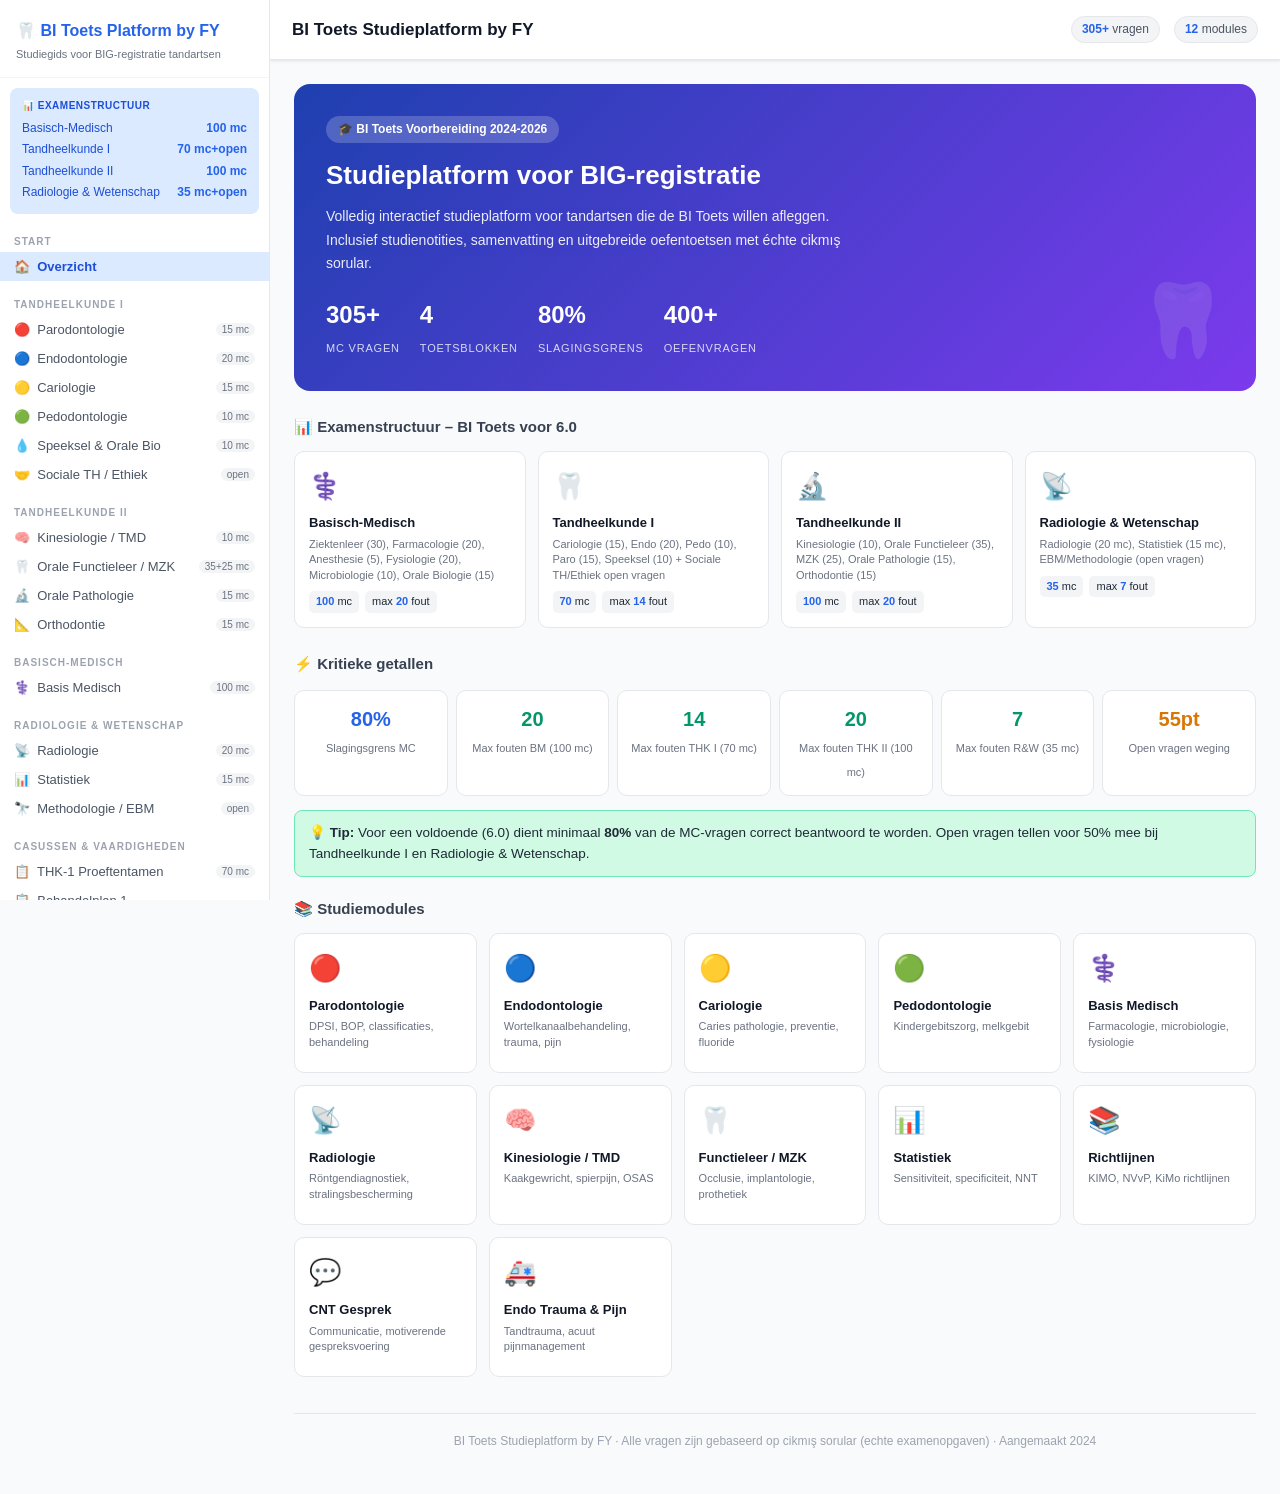
<file: index.html>
<!DOCTYPE html>
<html lang="nl">
<head>
<meta charset="UTF-8">
<meta name="viewport" content="width=device-width, initial-scale=1.0">
<title>BI Toets Studieplatform by FY – BIG Registratie Tandarts</title>
<link rel="stylesheet" href="style.css">
</head>
<body>

<nav id="sidebar">
  <div class="sidebar-logo">
    <h2>🦷 BI Toets Platform by FY</h2>
    <p>Studiegids voor BIG-registratie tandartsen</p>
  </div>
  <div class="sidebar-exam-info">
    <strong>📊 Examenstructuur</strong>
    <div class="exam-pill"><span>Basisch-Medisch</span><span class="ep-num">100 mc</span></div>
    <div class="exam-pill"><span>Tandheelkunde I</span><span class="ep-num">70 mc+open</span></div>
    <div class="exam-pill"><span>Tandheelkunde II</span><span class="ep-num">100 mc</span></div>
    <div class="exam-pill"><span>Radiologie &amp; Wetenschap</span><span class="ep-num">35 mc+open</span></div>
  </div>
  <div class="nav-group">
    <div class="nav-group-label">Start</div>
    <button class="nav-item active" onclick="showPage('home',this)">🏠 &nbsp;Overzicht</button>
  </div>
  <div class="nav-group">
    <div class="nav-group-label">Tandheelkunde I</div>
    <button class="nav-item" onclick="showPage('paro',this)">🔴 &nbsp;Parodontologie<span class="nav-badge">15 mc</span></button>
    <button class="nav-item" onclick="showPage('endo',this)">🔵 &nbsp;Endodontologie<span class="nav-badge">20 mc</span></button>
    <button class="nav-item" onclick="showPage('cario',this)">🟡 &nbsp;Cariologie<span class="nav-badge">15 mc</span></button>
    <button class="nav-item" onclick="showPage('pedo',this)">🟢 &nbsp;Pedodontologie<span class="nav-badge">10 mc</span></button>
    <button class="nav-item" onclick="showPage('speeksel',this)">💧 &nbsp;Speeksel &amp; Orale Bio<span class="nav-badge">10 mc</span></button>
    <button class="nav-item" onclick="showPage('sociale',this)">🤝 &nbsp;Sociale TH / Ethiek<span class="nav-badge">open</span></button>
  </div>
  <div class="nav-group">
    <div class="nav-group-label">Tandheelkunde II</div>
    <button class="nav-item" onclick="showPage('kinesio',this)">🧠 &nbsp;Kinesiologie / TMD<span class="nav-badge">10 mc</span></button>
    <button class="nav-item" onclick="showPage('functie',this)">🦷 &nbsp;Orale Functieleer / MZK<span class="nav-badge">35+25 mc</span></button>
    <button class="nav-item" onclick="showPage('pato',this)">🔬 &nbsp;Orale Pathologie<span class="nav-badge">15 mc</span></button>
    <button class="nav-item" onclick="showPage('ortho',this)">📐 &nbsp;Orthodontie<span class="nav-badge">15 mc</span></button>
  </div>
  <div class="nav-group">
    <div class="nav-group-label">Basisch-Medisch</div>
    <button class="nav-item" onclick="showPage('basis',this)">⚕️ &nbsp;Basis Medisch<span class="nav-badge">100 mc</span></button>
  </div>
  <div class="nav-group">
    <div class="nav-group-label">Radiologie &amp; Wetenschap</div>
    <button class="nav-item" onclick="showPage('radio',this)">📡 &nbsp;Radiologie<span class="nav-badge">20 mc</span></button>
    <button class="nav-item" onclick="showPage('statistiek',this)">📊 &nbsp;Statistiek<span class="nav-badge">15 mc</span></button>
    <button class="nav-item" onclick="showPage('methodologie',this)">🔭 &nbsp;Methodologie / EBM<span class="nav-badge">open</span></button>
  </div>
  <div class="nav-group">
    <div class="nav-group-label">Casussen &amp; Vaardigheden</div>
    <button class="nav-item" onclick="showPage('thk1',this)">📋 &nbsp;THK-1 Proeftentamen<span class="nav-badge">70 mc</span></button>
    <button class="nav-item" onclick="showPage('bp1',this)">📋 &nbsp;Behandelplan 1</button>
    <button class="nav-item" onclick="showPage('bp2',this)">📋 &nbsp;Behandelplan 2</button>
    <button class="nav-item" onclick="showPage('casus',this)">📄 &nbsp;Korte Casus</button>
    <button class="nav-item" onclick="showPage('endo_trauma',this)">🚑 &nbsp;Endo Trauma &amp; Pijn</button>
    <button class="nav-item" onclick="showPage('gesprek',this)">💬 &nbsp;CNT Gesprek</button>
  </div>
  <div class="nav-group">
    <div class="nav-group-label">Referentie</div>
    <button class="nav-item" onclick="showPage('richtlijnen',this)">📚 &nbsp;Actuele Richtlijnen</button>
  </div>
</nav>
<main id="main">
  <div id="topbar"><button class="hamburger-btn" aria-label="Menu"><span></span><span></span><span></span></button>
    <h1 id="topbar-title">BI Toets Studieplatform by FY</h1>
    <div class="top-chip"><span>305+</span> vragen</div>
    <div class="top-chip"><span>12</span> modules</div>
  </div>
  <div id="content">

<!-- ██████████████████████ HOME ██████████████████████ -->
<div class="page active" id="page-home">
  <div class="hero">
    <div class="hero-badge">🎓 BI Toets Voorbereiding 2024-2026</div>
    <h1>Studieplatform voor BIG-registratie</h1>
    <p>Volledig interactief studieplatform voor tandartsen die de BI Toets willen afleggen. Inclusief studienotities, samenvatting en uitgebreide oefentoetsen met échte cikmış sorular.</p>
    <div class="hero-stats">
      <div class="hero-stat"><span class="num">305+</span><span class="lbl">MC vragen</span></div>
      <div class="hero-stat"><span class="num">4</span><span class="lbl">Toetsblokken</span></div>
      <div class="hero-stat"><span class="num">80%</span><span class="lbl">Slagingsgrens</span></div>
      <div class="hero-stat"><span class="num">400+</span><span class="lbl">Oefenvragen</span></div>
    </div>
  </div>

  <h3 style="font-size:15px;font-weight:700;margin-bottom:12px;color:var(--gray-700)">📊 Examenstructuur – BI Toets voor 6.0</h3>
  <div class="exam-grid">
    <div class="exam-card" onclick="showPage('basis',null)">
      <div class="ec-icon">⚕️</div>
      <div class="ec-title">Basisch-Medisch</div>
      <div class="ec-sub">Ziektenleer (30), Farmacologie (20), Anesthesie (5), Fysiologie (20), Microbiologie (10), Orale Biologie (15)</div>
      <div class="ec-nums"><div class="ec-num-badge"><strong>100</strong> mc</div><div class="ec-num-badge">max <strong>20</strong> fout</div></div>
    </div>
    <div class="exam-card" onclick="showPage('paro',null)">
      <div class="ec-icon">🦷</div>
      <div class="ec-title">Tandheelkunde I</div>
      <div class="ec-sub">Cariologie (15), Endo (20), Pedo (10), Paro (15), Speeksel (10) + Sociale TH/Ethiek open vragen</div>
      <div class="ec-nums"><div class="ec-num-badge"><strong>70</strong> mc</div><div class="ec-num-badge">max <strong>14</strong> fout</div></div>
    </div>
    <div class="exam-card" onclick="showPage('kinesio',null)">
      <div class="ec-icon">🔬</div>
      <div class="ec-title">Tandheelkunde II</div>
      <div class="ec-sub">Kinesiologie (10), Orale Functieleer (35), MZK (25), Orale Pathologie (15), Orthodontie (15)</div>
      <div class="ec-nums"><div class="ec-num-badge"><strong>100</strong> mc</div><div class="ec-num-badge">max <strong>20</strong> fout</div></div>
    </div>
    <div class="exam-card" onclick="showPage('radio',null)">
      <div class="ec-icon">📡</div>
      <div class="ec-title">Radiologie &amp; Wetenschap</div>
      <div class="ec-sub">Radiologie (20 mc), Statistiek (15 mc), EBM/Methodologie (open vragen)</div>
      <div class="ec-nums"><div class="ec-num-badge"><strong>35</strong> mc</div><div class="ec-num-badge">max <strong>7</strong> fout</div></div>
    </div>
  </div>

  <h3 style="font-size:15px;font-weight:700;margin-bottom:12px;color:var(--gray-700)">⚡ Kritieke getallen</h3>
  <div class="cheat-grid">
    <div class="cheat-item"><span class="ci-val">80%</span><span class="ci-key">Slagingsgrens MC</span></div>
    <div class="cheat-item c-green"><span class="ci-val">20</span><span class="ci-key">Max fouten BM (100 mc)</span></div>
    <div class="cheat-item c-green"><span class="ci-val">14</span><span class="ci-key">Max fouten THK I (70 mc)</span></div>
    <div class="cheat-item c-green"><span class="ci-val">20</span><span class="ci-key">Max fouten THK II (100 mc)</span></div>
    <div class="cheat-item c-green"><span class="ci-val">7</span><span class="ci-key">Max fouten R&amp;W (35 mc)</span></div>
    <div class="cheat-item c-orange"><span class="ci-val">55pt</span><span class="ci-key">Open vragen weging</span></div>
  </div>
  <div class="success-box">💡 <strong>Tip:</strong> Voor een voldoende (6.0) dient minimaal <strong>80%</strong> van de MC-vragen correct beantwoord te worden. Open vragen tellen voor 50% mee bij Tandheelkunde I en Radiologie &amp; Wetenschap.</div>

  <h3 style="font-size:15px;font-weight:700;margin:20px 0 12px;color:var(--gray-700)">📚 Studiemodules</h3>
  <div class="exam-grid" style="grid-template-columns:repeat(auto-fill,minmax(180px,1fr))">
    <div class="exam-card" onclick="showPage('paro',null)"><div class="ec-icon">🔴</div><div class="ec-title">Parodontologie</div><div class="ec-sub">DPSI, BOP, classificaties, behandeling</div></div>
    <div class="exam-card" onclick="showPage('endo',null)"><div class="ec-icon">🔵</div><div class="ec-title">Endodontologie</div><div class="ec-sub">Wortelkanaalbehandeling, trauma, pijn</div></div>
    <div class="exam-card" onclick="showPage('cario',null)"><div class="ec-icon">🟡</div><div class="ec-title">Cariologie</div><div class="ec-sub">Caries pathologie, preventie, fluoride</div></div>
    <div class="exam-card" onclick="showPage('pedo',null)"><div class="ec-icon">🟢</div><div class="ec-title">Pedodontologie</div><div class="ec-sub">Kindergebitszorg, melkgebit</div></div>
    <div class="exam-card" onclick="showPage('basis',null)"><div class="ec-icon">⚕️</div><div class="ec-title">Basis Medisch</div><div class="ec-sub">Farmacologie, microbiologie, fysiologie</div></div>
    <div class="exam-card" onclick="showPage('radio',null)"><div class="ec-icon">📡</div><div class="ec-title">Radiologie</div><div class="ec-sub">Röntgendiagnostiek, stralingsbescherming</div></div>
    <div class="exam-card" onclick="showPage('kinesio',null)"><div class="ec-icon">🧠</div><div class="ec-title">Kinesiologie / TMD</div><div class="ec-sub">Kaakgewricht, spierpijn, OSAS</div></div>
    <div class="exam-card" onclick="showPage('functie',null)"><div class="ec-icon">🦷</div><div class="ec-title">Functieleer / MZK</div><div class="ec-sub">Occlusie, implantologie, prothetiek</div></div>
    <div class="exam-card" onclick="showPage('statistiek',null)"><div class="ec-icon">📊</div><div class="ec-title">Statistiek</div><div class="ec-sub">Sensitiviteit, specificiteit, NNT</div></div>
    <div class="exam-card" onclick="showPage('richtlijnen',null)"><div class="ec-icon">📚</div><div class="ec-title">Richtlijnen</div><div class="ec-sub">KIMO, NVvP, KiMo richtlijnen</div></div>
    <div class="exam-card" onclick="showPage('gesprek',null)"><div class="ec-icon">💬</div><div class="ec-title">CNT Gesprek</div><div class="ec-sub">Communicatie, motiverende gespreksvoering</div></div>
    <div class="exam-card" onclick="showPage('endo_trauma',null)"><div class="ec-icon">🚑</div><div class="ec-title">Endo Trauma &amp; Pijn</div><div class="ec-sub">Tandtrauma, acuut pijnmanagement</div></div>
  </div>

  <div class="page-footer">BI Toets Studieplatform by FY · Alle vragen zijn gebaseerd op cikmış sorular (echte examenopgaven) · Aangemaakt 2024</div>
</div>

<!-- ██████████████████████ PARODONTOLOGIE ██████████████████████ -->
<div class="page" id="page-paro">
  <div class="section-hdr">
    <div class="section-icon si-red">🔴</div>
    <div><h2>Parodontologie</h2><p>THK I · 15 MC-vragen · Slagingsgrens 80%</p></div>
  </div>
  <div class="tab-bar">
    <button class="tab-btn active" onclick="openTab('paro','notities',this)">📖 Studienotities</button>
    <button class="tab-btn" onclick="openTab('paro','samenvatting',this)">⚡ Samenvatting</button>
    <button class="tab-btn" onclick="openTab('paro','cikmis',this)">📝 Cikmış Sorular</button>
    <button class="tab-btn" onclick="openTab('paro','oefen',this)">🧪 Oefentoets (AI)</button>
  </div>

  <!-- NOTITIES -->
  <div class="tab-content active" id="paro-notities">
    <div id="drive-notes-paro"></div>
    <div class="info-box">
      <div class="info-box-title">🎯 Kernthema's Parodontologie examen</div>
      <ul>
        <li>DPSI (Dutch Periodontal Screening Index) – scoringsysteem en interpretatie</li>
        <li>PPS (Parodontaal Peilsonde Score) – klinisch peilsonde gebruik</li>
        <li>BOP (Bleeding on Probing) – significantie, drempelwaarden</li>
        <li>Classificatie parodontale aandoeningen 2018 (AAP/EFP)</li>
        <li>Furcatie-betrokkenheid – Hamp-classificatie</li>
        <li>Antibioticabeleid – Amoxicilline + Metronidazol protocol</li>
        <li>ANUG/ANUP – acute necrotiserende ulceratieve gingivitis/parodontitis</li>
        <li>Systemische aandoeningen en parodontitis (diabetes, roken)</li>
      </ul>
    </div>

    <div class="theory-card open">
      <div class="theory-header" onclick="toggleCard(this)">
        <span class="theory-tag tt-red">Diagnostiek</span>
        <h3>DPSI – Dutch Periodontal Screening Index</h3>
        <span class="theory-chevron">▼</span>
      </div>
      <div class="theory-body">
        <p>De DPSI is een screeningsinstrument voor parodontale zorg in Nederland, gebaseerd op de CPI (Community Periodontal Index).</p>
        <table>
          <tr><th>Score</th><th>Bevinding</th><th>Actie</th></tr>
          <tr><td><strong>0</strong></td><td>Geen bijzonderheden, geen bloeding</td><td>Geen behandeling nodig</td></tr>
          <tr><td><strong>1</strong></td><td>Bloeding na sonderen (BOP+)</td><td>Instructie mondhygiëne</td></tr>
          <tr><td><strong>2</strong></td><td>Subgingivale tandsteen / overhangen</td><td>Verwijderen tandsteen, instructie</td></tr>
          <tr><td><strong>3</strong></td><td>Pocket 3,5–5,5 mm (zwarte band gedeeltelijk zichtbaar)</td><td>Subgingivale reiniging, her-evaluatie</td></tr>
          <tr><td><strong>4</strong></td><td>Pocket ≥ 5,5 mm (zwarte band volledig in pocket)</td><td>Uitgebreide behandeling, evt. paro-specialist</td></tr>
          <tr><td><strong>*</strong></td><td>Furcatie-betrokkenheid, meer dan 7 mm verlies, tandmobiliteit</td><td>Aan score toevoegen, specialistenverwijzing overwegen</td></tr>
        </table>
        <div class="info-box" style="margin-top:12px">
          <div class="info-box-title">Sextanten bij DPSI</div>
          <ul>
            <li>6 sextanten: 17-14 | 13-23 | 24-27 | 37-34 | 33-43 | 44-47</li>
            <li>Per sextant wordt de <strong>hoogste</strong> score geregistreerd</li>
            <li>Sextant wordt niet gescoord als er minder dan 2 tanden aanwezig zijn</li>
          </ul>
        </div>
      </div>
    </div>

    <div class="theory-card">
      <div class="theory-header" onclick="toggleCard(this)">
        <span class="theory-tag tt-orange">Classificatie</span>
        <h3>2018 Classificatie Parodontale Aandoeningen (AAP/EFP)</h3>
        <span class="theory-chevron">▼</span>
      </div>
      <div class="theory-body">
        <p><strong>Gingivale aandoeningen:</strong></p>
        <ul>
          <li>Plaquegeïnduceerde gingivitis (reversibel, geen botverlies)</li>
          <li>Niet-plaquegeïnduceerde gingivale aandoeningen (viraal, bacterieel, schimmel, genetisch)</li>
        </ul>
        <p style="margin-top:10px"><strong>Parodontitis – Stadia en Graden:</strong></p>
        <table>
          <tr><th>Stadium</th><th>Kenmerk</th><th>Ernst</th></tr>
          <tr><td>I</td><td>Pocket ≤4 mm, geen furcatie, geen tandverlies</td><td>Licht</td></tr>
          <tr><td>II</td><td>Pocket 5-6 mm, furcatie klasse I-II, geen tandverlies door paro</td><td>Matig</td></tr>
          <tr><td>III</td><td>Pocket ≥7 mm, furcatie klasse III, tandverlies ≤4 elementen</td><td>Ernstig</td></tr>
          <tr><td>IV</td><td>Stadium III + kauwfunctieverlies, masticatieproblemen</td><td>Zeer ernstig</td></tr>
        </table>
        <table style="margin-top:10px">
          <tr><th>Graad</th><th>Progressie</th><th>Risicofactoren</th></tr>
          <tr><td>A</td><td>Langzaam (&lt;2mm/5j)</td><td>Geen roken, normaal glucose</td></tr>
          <tr><td>B</td><td>Matig</td><td>&lt;10 sig/dag, HbA1c &lt;7%</td></tr>
          <tr><td>C</td><td>Snel (≥2mm/5j)</td><td>&gt;10 sig/dag, HbA1c ≥7%, biofilm onvoldoende verklaring</td></tr>
        </table>
      </div>
    </div>

    <div class="theory-card">
      <div class="theory-header" onclick="toggleCard(this)">
        <span class="theory-tag tt-blue">Behandeling</span>
        <h3>Parodontale Behandelfasen</h3>
        <span class="theory-chevron">▼</span>
      </div>
      <div class="theory-body">
        <ul>
          <li><strong>Fase 1 – Initieel:</strong> Mondhygiëne-instructie, supragin. scaling, eliminatie risicofactoren (roken, diabetes regulatie)</li>
          <li><strong>Fase 2 – Causaal:</strong> Subgingivaal root planing, SRP (Scaling and Root Planing), eventueel adjuvante antibiotica</li>
          <li><strong>Her-evaluatie:</strong> 4-8 weken na Fase 2 (wachten op tissue remodeling)</li>
          <li><strong>Fase 3 – Correctief:</strong> Chirurgie indien residuele pockets ≥6mm na her-evaluatie</li>
          <li><strong>Fase 4 – Onderhoud (SPT):</strong> Supportive Periodontal Therapy, frequentie afhankelijk van risico</li>
        </ul>
        <div class="warn-box">⚠️ <strong>Her-evaluatie:</strong> Altijd 4-8 weken na subgingivale reiniging, VÓÓR beslissing over chirurgie.</div>
      </div>
    </div>

    <div class="theory-card">
      <div class="theory-header" onclick="toggleCard(this)">
        <span class="theory-tag tt-purple">Antibiotica</span>
        <h3>Antibioticabeleid bij Parodontitis</h3>
        <span class="theory-chevron">▼</span>
      </div>
      <div class="theory-body">
        <ul>
          <li><strong>Indicatie:</strong> Agressieve parodontitis (nu: Stadium III/IV Graad C), jonge patiënten, snelle progressie</li>
          <li><strong>Protocol NVvP:</strong> Amoxicilline 500mg 3x/dag + Metronidazol 500mg 3x/dag, 7 dagen</li>
          <li><strong>Penicillineallergie:</strong> Metronidazol 500mg 3x/dag monotherapie OF Clindamycine 300mg 3x/dag</li>
          <li><strong>Timing:</strong> Systemische AB direct na (of tijdens) de subgingivale reiniging (niet als monotherapie)</li>
          <li><strong>Lokale AB:</strong> Doxycycline gel (Atridox), Metronidazol gel – bij residuele pockets als aanvulling</li>
        </ul>
        <div class="danger-box">🚫 AB nooit als vervanging voor mechanische reiniging – altijd gecombineerd!</div>
      </div>
    </div>

    <div class="theory-card">
      <div class="theory-header" onclick="toggleCard(this)">
        <span class="theory-tag tt-red">Acuut</span>
        <h3>ANUG / ANUP – Acute Necrotiserende Aandoeningen</h3>
        <span class="theory-chevron">▼</span>
      </div>
      <div class="theory-body">
        <ul>
          <li><strong>ANUG</strong> (Acute Necrotiserende Ulceratieve Gingivitis): alleen gingiva aangedaan, geen botverlies</li>
          <li><strong>ANUP</strong> (Acute Necrotiserende Ulceratieve Parodontitis): ook bot- en attachmentverlies</li>
          <li><strong>Symptomen:</strong> Interdentale necrose (uitgevreten papillen), spontane bloeding, fetor ex ore, pijn, eventueel koorts</li>
          <li><strong>Predisponerende factoren:</strong> Stress, slechte mondhygiëne, roken, immunosuppressie (HIV!), malnutritie</li>
          <li><strong>Behandeling:</strong> Voorzichtige debridement, chloorhexidine 0,12-0,2% spoelen, pijnstilling, eventueel Metronidazol 250mg 3x/dag 7 dagen, rookstop</li>
          <li><strong>Oppassen:</strong> Kies zachtaardige debridement (niet agressief) vanwege pijn en weefselkwetsbaarheid</li>
        </ul>
        <div class="success-box">✅ Klassiek examen-hint: jonge man, stress (student), roker → ANUG. Behandeling = GEEN agressieve reiniging, eerst stabilisatie!</div>
      </div>
    </div>

    <div class="theory-card">
      <div class="theory-header" onclick="toggleCard(this)">
        <span class="theory-tag tt-teal">Furcatie</span>
        <h3>Furcatie-betrokkenheid – Hamp-classificatie</h3>
        <span class="theory-chevron">▼</span>
      </div>
      <div class="theory-body">
        <table>
          <tr><th>Klasse</th><th>Sondeerbevinding</th><th>Prognose</th></tr>
          <tr><td>I</td><td>&lt;3 mm horizontaal in furcatie</td><td>Goed, behandelbaar</td></tr>
          <tr><td>II</td><td>≥3 mm horizontaal, maar niet door-en-door</td><td>Matig, chirurgie overwegen</td></tr>
          <tr><td>III</td><td>Door-en-door sondering mogelijk</td><td>Slecht, extractie overwegen</td></tr>
        </table>
        <p style="margin-top:10px">Furcatie-betrokkenheid wordt bij DPSI als asterisk (*) genoteerd.</p>
        <div class="warn-box">⚠️ Molaren bovenkaak: 3 furcaties (mesiobuccaal, distobuccaal, palatinaal). Molaren onderkaak: 2 furcaties (mesiaal, distaal).</div>
      </div>
    </div>

    <div class="theory-card">
      <div class="theory-header" onclick="toggleCard(this)">
        <span class="theory-tag tt-green">Risicofactoren</span>
        <h3>Systemische Factoren &amp; Parodontitis</h3>
        <span class="theory-chevron">▼</span>
      </div>
      <div class="theory-body">
        <ul>
          <li><strong>Roken:</strong> Sterkste modificeerbare risicofactor. Vermindert BOP (maskering!), vermindert angiogenese. DPSI-score kan vals laag lijken.</li>
          <li><strong>Diabetes mellitus:</strong> Bi-directionele relatie. Slecht gereguleerde DM (HbA1c &gt;7%) → ernstiger parodontitis. Parodontitis behandeling kan HbA1c verbeteren met 0,4%.</li>
          <li><strong>Medicamenten:</strong> Fenytoïne, ciclosporine, nifedipine → gingivale hyperplasie</li>
          <li><strong>Zwangerschap:</strong> Hormonale veranderingen → zwangerschapsgingivitis (verhoogde respons op plaque), REVERSIBEL na bevalling</li>
          <li><strong>Osteoporose:</strong> Indirect risico via verminderde botdensiteit</li>
          <li><strong>Stress:</strong> Via immunosuppressie en cortisolverhoging</li>
        </ul>
      </div>
    </div>
  </div>

  <!-- SAMENVATTING -->
  <div class="tab-content" id="paro-samenvatting">
    <h3 style="font-size:15px;font-weight:700;margin-bottom:14px">⚡ Snelle herhaling – Parodontologie</h3>
    <table class="summary-table">
      <tr><th>Concept</th><th>Kernpunt</th><th>Status</th></tr>
      <tr><td>DPSI 0</td><td>Gezond, geen bloeding</td><td><span class="badge-j">OK</span></td></tr>
      <tr><td>DPSI 1</td><td>Bloeding → mondhygiëne instructie</td><td><span class="badge-ans">MHI</span></td></tr>
      <tr><td>DPSI 2</td><td>Tandsteen/overhangen → verwijderen</td><td><span class="badge-ans">Scaling</span></td></tr>
      <tr><td>DPSI 3</td><td>Pocket 3,5-5,5mm → SRP</td><td><span class="badge-ans">SRP</span></td></tr>
      <tr><td>DPSI 4</td><td>Pocket ≥5,5mm → specialist</td><td><span class="badge-oj">Specialist</span></td></tr>
      <tr><td>ANUG</td><td>Necrose papillen, pijn, fetor, GEEN bot</td><td><span class="badge-oj">Acuut</span></td></tr>
      <tr><td>ANUP</td><td>ANUG + botverlies</td><td><span class="badge-oj">Ernstig</span></td></tr>
      <tr><td>AB beleid</td><td>Amoxicilline 500 + Metronidazol 500, 3x/dag, 7d</td><td><span class="badge-ans">Protocol</span></td></tr>
      <tr><td>Furcatie II</td><td>≥3mm, niet door-en-door</td><td><span class="badge-ans">Matig</span></td></tr>
      <tr><td>Furcatie III</td><td>Door-en-door → slechte prognose</td><td><span class="badge-oj">Slecht</span></td></tr>
      <tr><td>Her-evaluatie</td><td>4-8 weken na subgingivale reiniging</td><td><span class="badge-ans">Timing</span></td></tr>
      <tr><td>Roken &amp; BOP</td><td>Roken onderdrukt BOP → vals negatief!</td><td><span class="badge-oj">Let op!</span></td></tr>
    </table>
    <div class="warn-box" style="margin-top:14px">⚠️ <strong>Veelgemaakte fout:</strong> Roken geeft vals lage BOP – de ernst van parodontitis wordt onderschat bij rokers!</div>
  </div>

  <!-- CIKMIS SORULAR -->
  <div class="tab-content" id="paro-cikmis">
    <div class="info-box">
      <div class="info-box-title">📝 Parodontologie cikmis soru bankası</div>
      <ul><li>Alle beschikbare Parodontologie çıkmış sets · antwoorden worden willekeurig geschud</li></ul>
    </div>
    <div id="set-selector-paro-cikmis"></div>
    <div id="quiz-container-paro-cikmis"></div>
    <script>
      document.addEventListener('DOMContentLoaded', function(){
        initSetSelector('set-selector-paro-cikmis', 'paro_cikmis', 'quiz-container-paro-cikmis');
      });
    </script>
  </div>

  <!-- OEFENTOETS -->
    <div class="tab-content" id="paro-oefen">
    <div class="info-box">
      <div class="info-box-title">🤖 Parodontologie AI Oefensets – 10 sets van 10 vragen</div>
      <ul><li>AI-gegenereerde vragen op examen-niveau · antwoorden worden willekeurig geschud</li></ul>
    </div>
    <div id="set-selector-paro"></div>
    <div id="quiz-container-paro-ai"></div>
    <script>
      document.addEventListener('DOMContentLoaded', function(){
        initSetSelector('set-selector-paro', 'paro_ai', 'quiz-container-paro-ai');
      });
    </script>
  </div>
</div>

<!-- ██████████████████████ ENDODONTOLOGIE ██████████████████████ -->
<div class="page" id="page-endo">
  <div class="section-hdr">
    <div class="section-icon si-blue">🔵</div>
    <div><h2>Endodontologie</h2><p>THK I · 20 MC-vragen · Slagingsgrens 80%</p></div>
  </div>
  <div class="tab-bar">
    <button class="tab-btn active" onclick="openTab('endo','notities',this)">📖 Studienotities</button>
    <button class="tab-btn" onclick="openTab('endo','samenvatting',this)">⚡ Samenvatting</button>
    <button class="tab-btn" onclick="openTab('endo','cikmis',this)">📝 Cikmış Sorular</button>
    <button class="tab-btn" onclick="openTab('endo','oefen',this)">🧪 Oefentoets (AI)</button>
  </div>

  <!-- NOTITIES -->
  <div class="tab-content active" id="endo-notities">
    <div id="drive-notes-endo"></div>
    <div class="info-box">
      <div class="info-box-title">🎯 Kernthema's Endodontologie examen</div>
      <ul>
        <li>Pulpadiagnose – classificaties (reversibele/irreversibele pulpitis, necrose)</li>
        <li>Apicale diagnose – symptomatisch/asymptomatisch periapicaal abces, granuloom</li>
        <li>DETI-score (Dental Emergency Triage Index)</li>
        <li>Irrigatieprotocol – NaOCl concentratie, EDTA, CHX</li>
        <li>Obturatie – guttapercha technieken, laterale condensatie</li>
        <li>Tandtrauma – Andreasen classificatie, replantatie protocol</li>
        <li>Interne/externe resorptie</li>
        <li>Endodontisch-parodontale laesies</li>
      </ul>
    </div>

    <div class="theory-card open">
      <div class="theory-header" onclick="toggleCard(this)">
        <span class="theory-tag tt-blue">Diagnostiek</span>
        <h3>Pulpa- en Apicale Diagnose</h3>
        <span class="theory-chevron">▼</span>
      </div>
      <div class="theory-body">
        <table>
          <tr><th>Diagnose</th><th>Pijn</th><th>Radiologie</th><th>Therapie</th></tr>
          <tr><td>Reversibele pulpitis</td><td>Kort, stimulus-afhankelijk</td><td>Normaal</td><td>Kaviteitsbehandeling, pulpa-capping</td></tr>
          <tr><td>Irreversibele pulpitis</td><td>Spontaan, langdurig (ook 's nachts)</td><td>Evt. periapicale verbreding</td><td>Wortelkanaalbehandeling (WKB)</td></tr>
          <tr><td>Pulpanecrose</td><td>Geen of minimaal</td><td>Periapicale radiolucency</td><td>WKB</td></tr>
          <tr><td>Sympt. apicaal periodontitis</td><td>Pijn bij percussie/biting</td><td>Periapicale verbreding/lucency</td><td>WKB of herbehandeling</td></tr>
          <tr><td>Asympt. apicaal periodontitis</td><td>Geen pijn</td><td>Periapicale radiolucency</td><td>WKB</td></tr>
          <tr><td>Acuut apicaal abces</td><td>Ernstige spontane pijn, zwelling</td><td>Periapicale radiolucency</td><td>Incisie + drainage, AB, WKB</td></tr>
        </table>
        <div class="success-box">✅ Percussie-positief + spontane pijn = irreversibele pulpitis of periapicale pathologie → WKB!</div>
      </div>
    </div>

    <div class="theory-card">
      <div class="theory-header" onclick="toggleCard(this)">
        <span class="theory-tag tt-orange">DETI</span>
        <h3>DETI-score – Dental Emergency Triage Index</h3>
        <span class="theory-chevron">▼</span>
      </div>
      <div class="theory-body">
        <p>De DETI-score wordt gebruikt voor triage van tandheelkundige spoedsituaties.</p>
        <table>
          <tr><th>Score</th><th>Urgentie</th><th>Behandeling binnen</th><th>Voorbeelden</th></tr>
          <tr><td><strong style="color:var(--danger)">1</strong></td><td>Acuut, levensbedreigend</td><td>Direct/Spoedkamer</td><td>Ludwig's angina, ernstige cellulitis met luchtwegproblemen</td></tr>
          <tr><td><strong style="color:var(--danger)">2</strong></td><td>Urgent</td><td>24 uur</td><td>Acuut apicaal abces met zwelling, ANUG, alveolitis</td></tr>
          <tr><td><strong style="color:var(--warning)">3</strong></td><td>Semi-urgent</td><td>48-72 uur</td><td>Irreversibele pulpitis (intense pijn), fractuur kroon</td></tr>
          <tr><td><strong style="color:var(--success)">4</strong></td><td>Niet-urgent</td><td>Week</td><td>Gebroken prothese, subacute klachten</td></tr>
        </table>
        <div class="warn-box">⚠️ Ludwig's angina (submandibulaire cellulitis) = DETI 1! Direct ziekenhuisopname voor luchtwegbewaking.</div>
      </div>
    </div>

    <div class="theory-card">
      <div class="theory-header" onclick="toggleCard(this)">
        <span class="theory-tag tt-teal">Irrigatie</span>
        <h3>Irrigatieprotocol WKB</h3>
        <span class="theory-chevron">▼</span>
      </div>
      <div class="theory-body">
        <ul>
          <li><strong>NaOCl (Natriumhypochloriet):</strong> Gouden standaard irrigans. Werkt antimicrobieel EN lost organisch weefsel op. Concentratie: 0,5–5,25%. In NL standaard 2,5-3%.</li>
          <li><strong>EDTA (Ethyleendiaminetetraazijnzuur):</strong> Chelator voor anorganisch weefsel (smear layer verwijdering). 17% EDTA, spoelen 1 minuut als afsluitirrigation.</li>
          <li><strong>CHX (Chloorhexidine):</strong> 2% CHX als alternatief, breedspectrum antisepticum. NIET combineren met NaOCl (precipitaat!).</li>
          <li><strong>Volgorde:</strong> NaOCl (tijdens instrumentatie) → EDTA (smear layer) → NaOCl (eindafspoelingen)</li>
          <li><strong>Passieve ultrasonische irrigatie (PUI):</strong> Verbetert penetratie irrigans in laterale kanaaltjes</li>
        </ul>
        <div class="danger-box">🚫 NaOCl + CHX = bruinzwart precipitaat (parachloraniline)! Nooit combineren zonder spoeling tussenin!</div>
      </div>
    </div>

    <div class="theory-card">
      <div class="theory-header" onclick="toggleCard(this)">
        <span class="theory-tag tt-purple">Obturatie</span>
        <h3>Obturatie – Afdichting Wortelkanaal</h3>
        <span class="theory-chevron">▼</span>
      </div>
      <div class="theory-body">
        <ul>
          <li><strong>Guttapercha:</strong> Standaard obturatiemedium. Thermisch plastisch, biocompatibel.</li>
          <li><strong>Laterale condensatie:</strong> Klassieke techniek. Masterpoint + accessory points + sealer.</li>
          <li><strong>Warme verticale condensatie (WVC):</strong> Betere aanpassing aan kanaalanatomie, minder lekkage. Obtura/Calamus systeem.</li>
          <li><strong>Sealer:</strong> Noodzakelijk voor dichte afsluiting. ZnO-eugenol, epoxy resin (AH Plus), bioceramic sealers.</li>
          <li><strong>Werkhoogte:</strong> 0,5-1mm van radiografisch apex. Bevestigd met apex-locator + röntgenfoto.</li>
          <li><strong>Smear layer:</strong> Verwijdering met EDTA verbetert sealeradhesie.</li>
        </ul>
        <div class="info-box">
          <div class="info-box-title">Obturatiedoelen</div>
          <ul>
            <li>Hermetische afsluiting apicaal, lateraal en coronaal</li>
            <li>Voorkoming herbesmetting van gereinigd kanaal</li>
            <li>Optimum = tot 0,5-1mm van röntgenapex</li>
          </ul>
        </div>
      </div>
    </div>

    <div class="theory-card">
      <div class="theory-header" onclick="toggleCard(this)">
        <span class="theory-tag tt-red">Trauma</span>
        <h3>Tandtrauma – Andreasen Classificatie</h3>
        <span class="theory-chevron">▼</span>
      </div>
      <div class="theory-body">
        <table>
          <tr><th>Type</th><th>Omschrijving</th><th>Behandeling</th></tr>
          <tr><td>Concussie</td><td>Geen verplaatsing, percussie-gevoelig</td><td>Observatie, zachte kost</td></tr>
          <tr><td>Subluxatie</td><td>Abnormale mobiliteit, geen verplaatsing</td><td>Spalken 2 weken, controle</td></tr>
          <tr><td>Extrusie</td><td>Partiële avulsie, tand verlengd</td><td>Repositie, spalken 2-4 weken</td></tr>
          <tr><td>Laterale luxatie</td><td>Laterale verplaatsing + alveolaire fractuur</td><td>Repositie, spalken 4 weken</td></tr>
          <tr><td>Intrusie</td><td>Tand in alveol gedreven (ergste)</td><td>Spontane heruitbraak (bij kinderen) of orthodontische/chirurgische repositie</td></tr>
          <tr><td>Avulsie</td><td>Tand volledig uit alveol</td><td>Replantatie zo snel mogelijk!</td></tr>
        </table>
        <div class="success-box">✅ <strong>Replantatie protocol:</strong><br>
          1. Oppakken aan kroon (NIET aan wortel aanraken!)<br>
          2. Spoelen met fysiologisch zout<br>
          3. Replantatie op locatie of bewaren in: melk &gt; fysiologisch zout &gt; speeksel &gt; water<br>
          4. Spalken 7-10 dagen (flexibele spalk)<br>
          5. Antibiotica: Doxycycline 100mg 2x/dag 7 dagen (vermindert resorptie)</div>
        <div class="warn-box">⚠️ Droge bewaartijd &gt;60 min → slechte prognose, PDL-cellen zijn afgestorven. Tand behandelen als ankylosegeval.</div>
      </div>
    </div>

    <div class="theory-card">
      <div class="theory-header" onclick="toggleCard(this)">
        <span class="theory-tag tt-green">Resorptie</span>
        <h3>Interne en Externe Resorptie</h3>
        <span class="theory-chevron">▼</span>
      </div>
      <div class="theory-body">
        <table>
          <tr><th></th><th>Interne resorptie</th><th>Externe resorptie</th></tr>
          <tr><td>Oorsprong</td><td>Van pulpa binnenuit</td><td>Van periodontaal ligament buitenaf</td></tr>
          <tr><td>Röntgen</td><td>Ronde, symmetrische uitbreiding kanaal</td><td>Asymmetrisch, onregelmatig</td></tr>
          <tr><td>Oorzaak</td><td>Chronische pulpitis, trauma</td><td>Trauma, orthodontie, druk</td></tr>
          <tr><td>Behandeling</td><td>WKB (stopt resorptie)</td><td>Afhankelijk van type (invasieve cervicale resorptie = MTA)</td></tr>
        </table>
      </div>
    </div>

    <div class="theory-card">
      <div class="theory-header" onclick="toggleCard(this)">
        <span class="theory-tag tt-orange">Perio-Endo</span>
        <h3>Endodontisch-Parodontale Laesies</h3>
        <span class="theory-chevron">▼</span>
      </div>
      <div class="theory-body">
        <table>
          <tr><th>Type</th><th>Primaire oorzaak</th><th>Behandeling</th></tr>
          <tr><td>Primair endodontisch</td><td>Pulpanecrose → drainageweg via paro</td><td>WKB, goed herstel verwacht</td></tr>
          <tr><td>Primair parodontaal</td><td>Paro-destruktie → apicale betrokkenheid</td><td>Paro-behandeling eerst</td></tr>
          <tr><td>Gecombineerd</td><td>Beide aandoeningen onafhankelijk aanwezig</td><td>Beide behandelen, prognose matig</td></tr>
        </table>
        <div class="info-box">
          <div class="info-box-title">Vitaliteitstest essentieel!</div>
          <ul>
            <li>Primair endo: pulpatest negatief, smalere sinus tractus van apex</li>
            <li>Primair paro: pulpatest positief, brede tandvleessonde tractus van margo</li>
          </ul>
        </div>
      </div>
    </div>
  </div>

  <!-- SAMENVATTING -->
  <div class="tab-content" id="endo-samenvatting">
    <h3 style="font-size:15px;font-weight:700;margin-bottom:14px">⚡ Snelle herhaling – Endodontologie</h3>
    <table class="summary-table">
      <tr><th>Concept</th><th>Kernpunt</th><th>Let op</th></tr>
      <tr><td>Reversibele pulpitis</td><td>Kort, stimulus-afhankelijk</td><td><span class="badge-j">WKB niet nodig</span></td></tr>
      <tr><td>Irreversibele pulpitis</td><td>Spontaan, langdurig</td><td><span class="badge-oj">WKB noodzakelijk</span></td></tr>
      <tr><td>DETI 1</td><td>Ludwig's angina – direct OK</td><td><span class="badge-oj">Levensbedreigend</span></td></tr>
      <tr><td>DETI 2</td><td>Acuut abces – 24 uur</td><td><span class="badge-oj">Urgent</span></td></tr>
      <tr><td>NaOCl concentratie</td><td>0,5–5,25% (NL: 2,5-3%)</td><td><span class="badge-ans">Standaard irrigans</span></td></tr>
      <tr><td>NaOCl + CHX</td><td>NOOIT combineren!</td><td><span class="badge-oj">Precipitaat!</span></td></tr>
      <tr><td>EDTA</td><td>Smear layer verwijdering, chelator</td><td><span class="badge-ans">Eindirrigatie</span></td></tr>
      <tr><td>Avulsie replantatie</td><td>Aanpakken bij kroon, melk bewaren</td><td><span class="badge-ans">&lt;60 min droog</span></td></tr>
      <tr><td>Intrusie kind</td><td>Spontane heruitbraak afwachten</td><td><span class="badge-j">Kinderen &lt;12j</span></td></tr>
      <tr><td>Obturatie hoogte</td><td>0,5-1 mm van röntgenapex</td><td><span class="badge-ans">Werkhoogte</span></td></tr>
      <tr><td>Interne resorptie</td><td>Kanaal uitbreidend, symmetrisch</td><td><span class="badge-ans">WKB stopt het</span></td></tr>
    </table>
  </div>

  <!-- CIKMIS -->
  <div class="tab-content" id="endo-cikmis">
    <div class="info-box">
      <div class="info-box-title">📝 Endodontologie cikmis soru bankası</div>
      <ul><li>Alle beschikbare Endodontologie çıkmış sets · antwoorden worden willekeurig geschud</li></ul>
    </div>
    <div id="set-selector-endo-cikmis"></div>
    <div id="quiz-container-endo-cikmis"></div>
    <script>
      document.addEventListener('DOMContentLoaded', function(){
        initSetSelector('set-selector-endo-cikmis', 'endo_cikmis', 'quiz-container-endo-cikmis');
      });
    </script>
  </div>

  <!-- OEFEN -->
    <div class="tab-content" id="endo-oefen">
    <div class="info-box">
      <div class="info-box-title">🤖 Endodontologie AI Oefensets – 10 sets van 10 vragen</div>
      <ul><li>AI-gegenereerde vragen op examen-niveau · antwoorden worden willekeurig geschud</li></ul>
    </div>
    <div id="set-selector-endo"></div>
    <div id="quiz-container-endo-ai"></div>
    <script>
      document.addEventListener('DOMContentLoaded', function(){
        initSetSelector('set-selector-endo', 'endo_ai', 'quiz-container-endo-ai');
      });
    </script>
  </div>
</div>

<!-- ██████ CARIOLOGIE ██████ -->
<div class="page" id="page-cario">
  <div class="section-hdr">
    <div class="section-icon si-orange">🟡</div>
    <div><h2>Cariologie</h2><p>THK I · 15 MC-vragen · Slagingsgrens 80%</p></div>
  </div>
  <div class="tab-bar">
    <button class="tab-btn active" onclick="openTab('cario','notities',this)">📖 Studienotities</button>
    <button class="tab-btn" onclick="openTab('cario','samenvatting',this)">⚡ Samenvatting</button>
    <button class="tab-btn" onclick="openTab('cario','cikmis',this)">📝 Cikmış Sorular</button>
    <button class="tab-btn" onclick="openTab('cario','oefen',this)">🧪 Oefentoets (AI)</button>
  </div>
  <div class="tab-content active" id="cario-notities">
    <div id="drive-notes-cario"></div>
    <div class="info-box"><div class="info-box-title">🎯 Kernthema's Cariologie</div>
    <ul>
      <li>Caries pathogenese – Keyes-driehoek (bacteriën, substraat, gastheer, tijd)</li>
      <li>ICDAS-classificatie (International Caries Detection and Assessment System)</li>
      <li>Fluoride mechanisme, effectiviteit, toxico-therapie</li>
      <li>Primaire, secundaire en tertiaire preventie</li>
      <li>Sealants – indicaties bij kinderen</li>
      <li>Minimally invasive dentistry (MID) – ICON, infiltratie</li>
    </ul></div>

    <div class="theory-card open">
      <div class="theory-header" onclick="toggleCard(this)">
        <span class="theory-tag tt-orange">Pathogenese</span><h3>Cariespathogenese – Keyes Model</h3><span class="theory-chevron">▼</span>
      </div>
      <div class="theory-body">
        <p>Caries is een multifactorieel infectieuze aandoening. De Keyes-driehoek beschrijft de drie factoren die tegelijk aanwezig moeten zijn:</p>
        <ul>
          <li><strong>Micro-organismen:</strong> S. mutans (initiatief), Lactobacillen (progressie), Actinomyces (wortelcaries)</li>
          <li><strong>Substraat:</strong> Vergistbare koolhydraten (sucrose = meest cariogeen)</li>
          <li><strong>Gastheer:</strong> Tandoppervlak, speekselkwaliteit, immuunrespons</li>
          <li><strong>Tijd:</strong> Frequentie en duur van zuurattack</li>
        </ul>
        <p>Kritieke pH: <strong>5,5</strong> voor glazuur, <strong>6,0-6,7</strong> voor dentine (demineralisatie begint bij lagere pH in dentine)</p>
        <div class="warn-box">⚠️ Stephan-curve: Na suikerinname daalt plaque-pH snel (&lt;2 min) en herstel duurt 20-30 minuten. Frequentie inname is cruciale risicofactor!</div>
      </div>
    </div>

    <div class="theory-card">
      <div class="theory-header" onclick="toggleCard(this)">
        <span class="theory-tag tt-blue">ICDAS</span><h3>ICDAS Classificatie (Scores 0-6)</h3><span class="theory-chevron">▼</span>
      </div>
      <div class="theory-body">
        <table>
          <tr><th>Score</th><th>Bevinding</th><th>Klinisch beeld</th><th>Beleid</th></tr>
          <tr><td>0</td><td>Gezond oppervlak</td><td>Geen caries</td><td>Preventie</td></tr>
          <tr><td>1</td><td>Wit vlekje (droog)</td><td>Initiële laesie, alleen zichtbaar na drogen</td><td>Remineralisatie</td></tr>
          <tr><td>2</td><td>Wit/bruin vlekje (nat)</td><td>Zichtbaar op nat vlak</td><td>Remineralisatie + monitoring</td></tr>
          <tr><td>3</td><td>Lokale glazuurbreuk</td><td>Geen zichtbaar dentine</td><td>Remineralisatie of minimale interventie</td></tr>
          <tr><td>4</td><td>Donkere schaduw door dentine</td><td>Dentine zichtbaar door glazuur</td><td>Restauratieve interventie</td></tr>
          <tr><td>5</td><td>Caviteit met zichtbaar dentine</td><td>Minder dan helft oppervlak aangetast</td><td>Restauratie</td></tr>
          <tr><td>6</td><td>Uitgebreide caviteit</td><td>Meer dan helft aangetast</td><td>Complexe restauratie</td></tr>
        </table>
      </div>
    </div>

    <div class="theory-card">
      <div class="theory-header" onclick="toggleCard(this)">
        <span class="theory-tag tt-green">Fluoride</span><h3>Fluoride – Mechanisme en Toepassingen</h3><span class="theory-chevron">▼</span>
      </div>
      <div class="theory-body">
        <ul>
          <li><strong>Mechanisme:</strong> Fluorapatiet (FA) vormt resistenter tandoppervlak dan hydroxyapatiet (HA). FA lost minder op bij lage pH (5,5 vs 5,5 HA).</li>
          <li><strong>Remineralisatie:</strong> Fluoride bevordert neerslag van calcium en fosfaat. Effectief bij vroege laesies (ICDAS 1-2).</li>
          <li><strong>Antibacterieel:</strong> Remt enolase-enzym in S. mutans → vermindert zuurproductie.</li>
          <li><strong>Pre-eruptief effect:</strong> Systemisch fluoride (water, tabletten) werkt pre-eruptief op tandkroonvorming.</li>
          <li><strong>Post-eruptief topicaal:</strong> Tandpasta (1000-1500 ppm), lak (22.600 ppm), gel</li>
          <li><strong>Tandpasta kinderen:</strong> &lt;3 jaar: 500 ppm, 3-6 jaar: 1000 ppm, &gt;6 jaar: 1450 ppm</li>
        </ul>
        <div class="danger-box">🚫 Fluorose: chronische overmaat systemisch fluoride tijdens tandvorming → witte of bruine vlekken. Cosmetic concern, niet functioneel schadelijk.</div>
      </div>
    </div>
  </div>

  <div class="tab-content" id="cario-samenvatting">
    <table class="summary-table">
      <tr><th>Concept</th><th>Kernpunt</th><th>Status</th></tr>
      <tr><td>Kritieke pH glazuur</td><td>pH 5,5</td><td><span class="badge-ans">Belangrijk!</span></td></tr>
      <tr><td>S. mutans</td><td>Initiatie caries</td><td><span class="badge-ans">Bacterie</span></td></tr>
      <tr><td>Lactobacillus</td><td>Progressie caries</td><td><span class="badge-ans">Bacterie</span></td></tr>
      <tr><td>ICDAS 1-2</td><td>Remineralisatie mogelijk</td><td><span class="badge-j">Niet kaviteit!</span></td></tr>
      <tr><td>ICDAS 5-6</td><td>Restauratie noodzakelijk</td><td><span class="badge-oj">Invasief</span></td></tr>
      <tr><td>Tandpasta &lt;3j</td><td>500 ppm fluoride</td><td><span class="badge-ans">Laag</span></td></tr>
      <tr><td>Tandpasta &gt;6j</td><td>1450 ppm fluoride</td><td><span class="badge-ans">Normaal</span></td></tr>
      <tr><td>Fluoridetablet</td><td>Pre-eruptief werkzaam</td><td><span class="badge-ans">Systemisch</span></td></tr>
    </table>
  </div>
  <div class="tab-content" id="cario-cikmis">
    <div class="info-box">
      <div class="info-box-title">📝 Cariologie cikmis soru bankası</div>
      <ul><li>Alle beschikbare Cariologie çıkmış sets · antwoorden worden willekeurig geschud</li></ul>
    </div>
    <div id="set-selector-cario-cikmis"></div>
    <div id="quiz-container-cario-cikmis"></div>
    <script>
      document.addEventListener('DOMContentLoaded', function(){
        initSetSelector('set-selector-cario-cikmis', 'cario_cikmis', 'quiz-container-cario-cikmis');
      });
    </script>
  </div>
    <div class="tab-content" id="cario-oefen">
    <div class="info-box">
      <div class="info-box-title">🤖 Cariologie AI Oefensets – 10 sets van 10 vragen</div>
      <ul><li>AI-gegenereerde vragen op examen-niveau · antwoorden worden willekeurig geschud</li></ul>
    </div>
    <div id="set-selector-cario"></div>
    <div id="quiz-container-cario-ai"></div>
    <script>
      document.addEventListener('DOMContentLoaded', function(){
        initSetSelector('set-selector-cario', 'cario_ai', 'quiz-container-cario-ai');
      });
    </script>
  </div>
</div>

<!-- ██████ PEDODONTOLOGIE ██████ -->
<div class="page" id="page-pedo">
  <div class="section-hdr">
    <div class="section-icon si-green">🟢</div>
    <div><h2>Pedodontologie</h2><p>THK I · 10 MC-vragen · Slagingsgrens 80%</p></div>
  </div>
  <div class="tab-bar">
    <button class="tab-btn active" onclick="openTab('pedo','notities',this)">📖 Studienotities</button>
    <button class="tab-btn" onclick="openTab('pedo','samenvatting',this)">⚡ Samenvatting</button>
    <button class="tab-btn" onclick="openTab('pedo','cikmis',this)">📝 Cikmış Sorular</button>
    <button class="tab-btn" onclick="openTab('pedo','oefen',this)">🧪 Oefentoets (AI)</button>
  </div>
  <div class="tab-content active" id="pedo-notities">
    <div id="drive-notes-pedo"></div>
    <div class="info-box"><div class="info-box-title">🎯 Kernthema's Pedodontologie</div>
    <ul>
      <li>Tanddoorbraak – tijdschema melkgebit en blijvend gebit</li>
      <li>Molentanden (eerste blijvende molaar) – belang en tijdstip doorbraak</li>
      <li>Pulpatherapie melkgebit: pulpotomie vs. pulpectomie</li>
      <li>Ruimtemanagement – ruimtebewaarder na vroegtijdig tandverlies</li>
      <li>ECC (Early Childhood Caries) – risicofactoren, preventie</li>
      <li>Trauma bij melktanden – verschil behandeling met blijvend gebit</li>
    </ul></div>

    <div class="theory-card open">
      <div class="theory-header" onclick="toggleCard(this)">
        <span class="theory-tag tt-green">Doorbraak</span><h3>Tanddoorbraak – Tijdschema</h3><span class="theory-chevron">▼</span>
      </div>
      <div class="theory-body">
        <table>
          <tr><th>Tand</th><th>Melkgebit</th><th>Blijvend gebit</th></tr>
          <tr><td>Centrale incisief</td><td>6-10 mnd (onder), 8-12 mnd (boven)</td><td>6-8 jaar (onder), 7-9 jaar (boven)</td></tr>
          <tr><td>Laterale incisief</td><td>9-16 mnd</td><td>7-9 jaar (onder), 8-11 jaar (boven)</td></tr>
          <tr><td>Cuspidaat</td><td>16-23 mnd</td><td>9-12 jaar</td></tr>
          <tr><td>1e premolaar/melkmolaar</td><td>12-19 mnd (1e), 25-33 mnd (2e)</td><td>10-12 jaar</td></tr>
          <tr><td>1e blijvende molaar</td><td>–</td><td><strong>6-7 jaar (6-jaars molaar!)</strong></td></tr>
          <tr><td>2e molaar</td><td>–</td><td>11-13 jaar</td></tr>
          <tr><td>3e molaar (verstandskies)</td><td>–</td><td>17-25 jaar</td></tr>
        </table>
        <div class="success-box">✅ De 6-jaars molaar (1e blijvende molaar) is de EERSTE blijvende tand! Doorbraak rond 6 jaar. Klinisch super belangrijk: sealant preventie indicatie!</div>
      </div>
    </div>

    <div class="theory-card">
      <div class="theory-header" onclick="toggleCard(this)">
        <span class="theory-tag tt-blue">Pulpatherapie</span><h3>Pulpatherapie Melkgebit</h3><span class="theory-chevron">▼</span>
      </div>
      <div class="theory-body">
        <table>
          <tr><th>Procedure</th><th>Indicatie</th><th>Techniek</th></tr>
          <tr><td>Directe pulpacapping</td><td>Kleine mechanische/carieuze blootstelling in vitale pulpa</td><td>MTA of Ca(OH)₂ op pulpa, restauratie</td></tr>
          <tr><td>Pulpotomie</td><td>Carieuze blootstelling kroonpulpa, radiculaire pulpa nog vitaal</td><td>Verwijdering kroonpulpa, MTA/Formocresol op amputatiestompje</td></tr>
          <tr><td>Pulpectomie</td><td>Irreversibele pulpitis of necrose, tand heeft nog fysiologische waarde</td><td>Volledige kanaalbehandeling, ZnO-eugenol obturatie</td></tr>
        </table>
        <div class="warn-box">⚠️ Formocresol wordt minder gebruikt vanwege toxiciteit. MTA is nu voorkeur bij pulpotomie melkgebit.</div>
      </div>
    </div>

    <div class="theory-card">
      <div class="theory-header" onclick="toggleCard(this)">
        <span class="theory-tag tt-orange">ECC</span><h3>Early Childhood Caries (ECC)</h3><span class="theory-chevron">▼</span>
      </div>
      <div class="theory-body">
        <p>ECC = aanwezigheid van carieuze laesies, geëxtraheerde (door caries) of gevulde tandoppervlakken bij een kind ≤71 maanden oud.</p>
        <ul>
          <li><strong>Risicofactoren:</strong> Flessenmelk/sap 's nachts, langdurig borstvoeding, suikerinname, S. mutans transmissie van moeder, lage SES</li>
          <li><strong>Patroon:</strong> Bovenste snijtanden eerst (contact met fles/borst), ondersnijtanden relatief gespaard</li>
          <li><strong>Ernstige ECC (S-ECC):</strong> &lt;3 jaar: elk teken van gladoppervlaktecaries. 3-5 jaar: ≥4 aangetaste gladde vlakken</li>
          <li><strong>Preventie:</strong> Geen fles 's nachts na 12 maanden, fluoride tandpasta na 1e tand, eerste tandartsbezoek bij 1 jaar</li>
        </ul>
      </div>
    </div>
  </div>

  <div class="tab-content" id="pedo-samenvatting">
    <table class="summary-table">
      <tr><th>Concept</th><th>Kernpunt</th></tr>
      <tr><td>6-jaars molaar</td><td>Eerste blijvende tand, doorbraak 6-7 jaar</td></tr>
      <tr><td>Pulpotomie melkgebit</td><td>Kroonpulpa verwijdering, MTA op amputatiestompje</td></tr>
      <tr><td>ECC definitie</td><td>Caries &lt;71 maanden (≤5 jaar)</td></tr>
      <tr><td>ECC patroon</td><td>Bovenste snijtanden eerst</td></tr>
      <tr><td>Fluoride &lt;3j</td><td>500 ppm, rijstkorrelgrootte</td></tr>
      <tr><td>Sealant indicatie</td><td>6-jaars molaar bij hoog-risico kind zodra tand doorgebroken</td></tr>
      <tr><td>Avulsie melktand</td><td>GEEN replantatie (risico op ankylosis + schade blijvende tand)</td></tr>
    </table>
    <div class="danger-box">🚫 <strong>Belangrijk:</strong> Bij avulsie van een melktand: NOOIT replantatie! Risico op ankylosis en schade aan het onderliggende blijvende tandkiem.</div>
  </div>
  <div class="tab-content" id="pedo-cikmis">
    <div class="info-box">
      <div class="info-box-title">📝 Pedodontologie cikmis soru bankası</div>
      <ul><li>Alle beschikbare Pedodontologie çıkmış sets · antwoorden worden willekeurig geschud</li></ul>
    </div>
    <div id="set-selector-pedo-cikmis"></div>
    <div id="quiz-container-pedo-cikmis"></div>
    <script>
      document.addEventListener('DOMContentLoaded', function(){
        initSetSelector('set-selector-pedo-cikmis', 'pedo_cikmis', 'quiz-container-pedo-cikmis');
      });
    </script>
  </div>
  <div class="tab-content" id="pedo-oefen">
    <div class="quiz-controls">
      <button class="btn btn-primary" onclick="startQuiz('pedo_oefen', 'quiz-container-pedo_oefen')">▶ Start oefentoets (AI)</button>
      <button class="btn btn-secondary" onclick="resetQuiz('pedo_oefen', 'quiz-container-pedo_oefen')">↺ Opnieuw</button>
      
    </div>
    
    <div id="quiz-container-pedo_oefen"></div>
  </div>
</div>

<!-- ██████ SPEEKSEL & ORALE BIOLOGIE ██████ -->
<div class="page" id="page-speeksel">
  <div class="section-hdr">
    <div class="section-icon si-teal">💧</div>
    <div><h2>Speeksel &amp; Orale Biologie</h2><p>THK I · 10 MC-vragen · Slagingsgrens 80%</p></div>
  </div>
  <div class="tab-bar">
    <button class="tab-btn active" onclick="openTab('speeksel','notities',this)">📖 Studienotities</button>
    <button class="tab-btn" onclick="openTab('speeksel','samenvatting',this)">⚡ Samenvatting</button>
    <button class="tab-btn" onclick="openTab('speeksel','cikmis',this)">📝 Cikmış Sorular</button>
    <button class="tab-btn" onclick="openTab('speeksel','oefen',this)">🧪 Oefentoets (AI)</button>
  </div>
  <div class="tab-content active" id="speeksel-notities">
    <div id="drive-notes-speeksel"></div>
    <div class="info-box"><div class="info-box-title">🎯 Kernthema's Speeksel &amp; Orale Biologie</div>
    <ul>
      <li>Speekselklieren – anatomie, secretie types</li>
      <li>Speekselsamenstelling – functies van componenten</li>
      <li>Xerostomie – oorzaken, gevolgen, behandeling</li>
      <li>Sjögren-syndroom – primair vs. secundair</li>
      <li>Orale microbioom</li>
      <li>Glazuurmineralisatie en tandvorming</li>
    </ul></div>

    <div class="theory-card open">
      <div class="theory-header" onclick="toggleCard(this)">
        <span class="theory-tag tt-teal">Speekselklieren</span><h3>Speekselklieren – Anatomie en Functies</h3><span class="theory-chevron">▼</span>
      </div>
      <div class="theory-body">
        <table>
          <tr><th>Klier</th><th>Type secretie</th><th>Bijdrage</th><th>Innervatie</th></tr>
          <tr><td>Glandula parotis</td><td>Serous (waterig)</td><td>~25% volume, meeste amylase</td><td>N. IX (glossopharyngeus)</td></tr>
          <tr><td>Glandula submandibularis</td><td>Gemengd (serous + muceus)</td><td>~60-65% volume</td><td>N. VII (chorda tympani)</td></tr>
          <tr><td>Glandula sublingualis</td><td>Muceus</td><td>~7-8% volume, IgA rijkst</td><td>N. VII (chorda tympani)</td></tr>
          <tr><td>Kleine speekselklieren</td><td>Voornamelijk muceus</td><td>~8% volume, continu</td><td>Autonoom</td></tr>
        </table>
        <p style="margin-top:10px"><strong>Speekselfuncties:</strong></p>
        <ul>
          <li>Antimicrobieel: IgA, lysozym, lactoferrine, peroxidases</li>
          <li>Buffering: bicarbonaat systeem (pH handhaven)</li>
          <li>Remineralisatie: calcium, fosfaat, statistenproteïnen</li>
          <li>Spijsvertering: amylase (zetmeel afbraak)</li>
          <li>Smering/bescherming: mucines</li>
          <li>Wondgenezing: EGF (Epidermal Growth Factor)</li>
        </ul>
      </div>
    </div>

    <div class="theory-card">
      <div class="theory-header" onclick="toggleCard(this)">
        <span class="theory-tag tt-orange">Xerostomie</span><h3>Xerostomie – Droge Mond</h3><span class="theory-chevron">▼</span>
      </div>
      <div class="theory-body">
        <p><strong>Definitie:</strong> Subjectieve klacht van droge mond. Hyposalvatie = objectief verminderde speekselproductie (&lt;0,1 ml/min rustspeeksel, &lt;0,7 ml/min gestimuleerd).</p>
        <ul>
          <li><strong>Oorzaken medicamenteus:</strong> Anticholinergica, antidepressiva (TCA's, SSRI), antihypertensiva, diuretica, antihistaminica (meest voorkomende oorzaak)</li>
          <li><strong>Oorzaken ziekte:</strong> Sjögren-syndroom, diabetes, HIV, depressie</li>
          <li><strong>Oorzaken iatrogeen:</strong> Bestraling hoofd-halsgebied (glandula parotis gevoelig!)</li>
          <li><strong>Gevolgen:</strong> Verhoogd cariesrisico, dysfagie, dysartrie, smaakstoornis, mondinfecties (Candida)</li>
          <li><strong>Behandeling:</strong> Speekselstimulerend (pilocarpine, kauwgom), speekselsubstituten, fluoride preventie, Candida behandeling</li>
        </ul>
        <div class="warn-box">⚠️ Sjögren-syndroom primair: droge ogen + droge mond (sicca complex). Secundair: sicca + reumatoïde artritis of andere auto-immuunziekte.</div>
      </div>
    </div>
  </div>

  <div class="tab-content" id="speeksel-samenvatting">
    <table class="summary-table">
      <tr><th>Concept</th><th>Kernpunt</th></tr>
      <tr><td>Grootste speekselklier</td><td>Glandula parotis (25%, meeste amylase)</td></tr>
      <tr><td>Meeste bijdrage volume</td><td>Glandula submandibularis (60-65%)</td></tr>
      <tr><td>Meeste IgA</td><td>Glandula sublingualis</td></tr>
      <tr><td>Hyposalvatie</td><td>&lt;0,1 ml/min rust, &lt;0,7 ml/min gestimuleerd</td></tr>
      <tr><td>Meest voorkomende xerostomie oorzaak</td><td>Medicamenten (anticholinergica)</td></tr>
      <tr><td>Sjögren primair</td><td>Droge ogen + droge mond</td></tr>
      <tr><td>Sjögren secundair</td><td>Sicca + auto-immuunziekte (bv. RA)</td></tr>
      <tr><td>Speekselbuffer</td><td>Bicarbonaat systeem</td></tr>
    </table>
  </div>
  <div class="tab-content" id="speeksel-cikmis">
    <div class="info-box">
      <div class="info-box-title">📝 Speeksel &amp; Orale Biologie cikmis soru bankası</div>
      <ul><li>Alle beschikbare Speeksel çıkmış sets · antwoorden worden willekeurig geschud</li></ul>
    </div>
    <div id="set-selector-speeksel-cikmis"></div>
    <div id="quiz-container-speeksel-cikmis"></div>
    <script>
      document.addEventListener('DOMContentLoaded', function(){
        initSetSelector('set-selector-speeksel-cikmis', 'speeksel_cikmis', 'quiz-container-speeksel-cikmis');
      });
    </script>
  </div>
  <div class="tab-content" id="speeksel-oefen">
    <div class="quiz-controls">
      <button class="btn btn-primary" onclick="startQuiz('speeksel_oefen', 'quiz-container-speeksel_oefen')">▶ Start oefentoets (AI)</button>
      <button class="btn btn-secondary" onclick="resetQuiz('speeksel_oefen', 'quiz-container-speeksel_oefen')">↺ Opnieuw</button>
      
    </div>
    
    <div id="quiz-container-speeksel_oefen"></div>
  </div>
</div>

<!-- ██████ SOCIALE TH / ETHIEK ██████ -->
<div class="page" id="page-sociale">
  <div class="section-hdr">
    <div class="section-icon si-purple">🤝</div>
    <div><h2>Sociale Tandheelkunde &amp; Ethiek</h2><p>THK I · Open vragen (55 punten) · Slagingsgrens 55%</p></div>
  </div>
  <div class="tab-bar">
    <button class="tab-btn active" onclick="openTab('sociale','notities',this)">📖 Studienotities</button>
    <button class="tab-btn" onclick="openTab('sociale','oefen',this)">📝 Oefenvragen</button>
  </div>
  <div class="tab-content active" id="sociale-notities">
    <div id="drive-notes-sociale"></div>
    <div class="theory-card open">
      <div class="theory-header" onclick="toggleCard(this)">
        <span class="theory-tag tt-purple">Ethiek</span><h3>Ethische Principes in de Tandheelkunde</h3><span class="theory-chevron">▼</span>
      </div>
      <div class="theory-body">
        <ul>
          <li><strong>Autonomie:</strong> Patiënt heeft recht op zelfbeschikking. Informed consent is essentieel voor elke behandeling.</li>
          <li><strong>Beneficence:</strong> Tandarts handelt in het belang van de patiënt (weldoen).</li>
          <li><strong>Non-maleficence:</strong> Geen schade toebrengen. "Primum non nocere".</li>
          <li><strong>Rechtvaardigheid:</strong> Eerlijke verdeling van zorg, geen discriminatie.</li>
          <li><strong>Vertrouwelijkheid (Privacy):</strong> Beroepsgeheim, AVG (GDPR).</li>
        </ul>
        <div class="warn-box">⚠️ Informed consent = patiënt begrijpt de informatie, is wilsbekwaam, geeft vrijwillig toestemming. Bij minderjarigen: ouders/voogd toestemming + kind informeren.</div>
      </div>
    </div>

    <div class="theory-card">
      <div class="theory-header" onclick="toggleCard(this)">
        <span class="theory-tag tt-blue">BIG</span><h3>BIG-registratie en Tuchtrecht</h3><span class="theory-chevron">▼</span>
      </div>
      <div class="theory-body">
        <ul>
          <li><strong>BIG-register:</strong> Wet op de Beroepen in de Individuele Gezondheidszorg. Tandartsen moeten geregistreerd zijn voor beschermd beroepstitel.</li>
          <li><strong>Herregistratie:</strong> Elke 5 jaar, vereist 3.360 uur werkervaring in de afgelopen 5 jaar.</li>
          <li><strong>Tuchtcollege:</strong> Regionaal (Eerste aanleg) en Centraal Tuchtcollege (beroep). Maatregelen: waarschuwing, berisping, geldboete, schorsing, doorhaling.</li>
          <li><strong>WGBO:</strong> Wet Geneeskundige Behandelingsovereenkomst – regelt rechten/plichten patiënt en hulpverlener.</li>
          <li><strong>Klachtencommissie:</strong> Eerste stap bij klacht (informeler dan tuchtcollege).</li>
        </ul>
      </div>
    </div>

    <div class="theory-card">
      <div class="theory-header" onclick="toggleCard(this)">
        <span class="theory-tag tt-orange">Preventie</span><h3>Preventie – Sociaal Tandheelkundige Aspecten</h3><span class="theory-chevron">▼</span>
      </div>
      <div class="theory-body">
        <ul>
          <li><strong>Primaire preventie:</strong> Voorkomen ziekte (fluoride, sealants, voedingsadvies)</li>
          <li><strong>Secundaire preventie:</strong> Vroege opsporing en behandeling (screening, röntgen)</li>
          <li><strong>Tertiaire preventie:</strong> Beperken gevolgen (prothese na tandverlies)</li>
          <li><strong>Health Belief Model:</strong> Gedragsverandering afhankelijk van gepercipieerde gevoeligheid, ernst, voordelen en barrières</li>
          <li><strong>Motivational Interviewing (MI):</strong> Niet-directieve gespreksvoering. OARS: Open vragen, Affirmatie, Reflectie, Samenvatten</li>
          <li><strong>Sociaaleconomische ongelijkheid:</strong> Lagere SES = hogere cariesprevalentie, minder zorggebruik</li>
        </ul>
      </div>
    </div>
  </div>
  <div class="tab-content" id="sociale-oefen">
    <h3 style="font-size:15px;font-weight:700;margin-bottom:14px">📝 Open vragen – Ethiek &amp; Sociale TH</h3>
    <div class="casus-card">
      <div class="casus-label">Oefenvraag 1</div>
      <div class="casus-text">Een 16-jarige patiënt komt voor een consult zonder zijn ouders. Hij vraagt om een tand te laten trekken. Hoe gaat u hiermee om?</div>
      <div class="casus-q">
        <div class="casus-q-text">Wat zijn de wettelijke verplichtingen m.b.t. toestemming?</div>
        <button class="btn btn-secondary" onclick="this.nextElementSibling.classList.toggle('show')">Toon antwoord</button>
        <div class="casus-answer">16-jarigen hebben zelfstandig toestemmingsrecht (WGBO art. 7:447). Geen oudertoestemming nodig, tenzij de beslissing ingrijpend is of niet in het belang van de minderjarige is. De tandarts moet beoordelen of de patiënt wilsbekwaam is en voldoende geïnformeerd toestemming kan geven.</div>
      </div>
    </div>
    <div class="casus-card">
      <div class="casus-label">Oefenvraag 2</div>
      <div class="casus-text">U ontdekt tijdens behandeling dat uw patiënt vermoedelijk slachtoffer is van huiselijk geweld. Wat zijn uw verplichtingen?</div>
      <div class="casus-q">
        <div class="casus-q-text">Meldcode en beroepsgeheim</div>
        <button class="btn btn-secondary" onclick="this.nextElementSibling.classList.toggle('show')">Toon antwoord</button>
        <div class="casus-answer">Tandartsen zijn verplicht de Meldcode Huiselijk Geweld te gebruiken. Stappen: signaleren → collegiale consultatie (KNMT) → contact met patiënt → overleg Veilig Thuis (advies) → melden indien nodig. Beroepsgeheim kan doorbroken worden bij ernstige gevaar voor leven. Melden bij Veilig Thuis is geen verplichting maar mede afhankelijk van weging van belangen.</div>
      </div>
    </div>
  </div>
</div>

<!-- ██████ KINESIOLOGIE / TMD ██████ -->
<div class="page" id="page-kinesio">
  <div class="section-hdr">
    <div class="section-icon si-purple">🧠</div>
    <div><h2>Kinesiologie / TMD / OSAS</h2><p>THK II · 10 MC-vragen · Slagingsgrens 80%</p></div>
  </div>
  <div class="tab-bar">
    <button class="tab-btn active" onclick="openTab('kinesio','notities',this)">📖 Studienotities</button>
    <button class="tab-btn" onclick="openTab('kinesio','samenvatting',this)">⚡ Samenvatting</button>
    <button class="tab-btn" onclick="openTab('kinesio','cikmis',this)">📝 Cikmış Sorular</button>
    <button class="tab-btn" onclick="openTab('kinesio','oefen',this)">🧪 Oefentoets (AI)</button>
  </div>
  <div class="tab-content active" id="kinesio-notities">
    <div id="drive-notes-kinesio"></div>
    <div class="info-box"><div class="info-box-title">🎯 Kernthema's Kinesiologie / TMD</div>
    <ul>
      <li>Kaakgewricht (TMJ) anatomie – condylus, discus, bilaminaire zone</li>
      <li>Kaakbewegingen – opening, protrusie, laterotrusion (Bennett beweging)</li>
      <li>CMD (Craniomandibulaire Dysfunctie) – diagnostiek en behandeling</li>
      <li>Bruxisme – bruxisme slaap vs. wakker, epidemiologie</li>
      <li>OSAS (Obstructief Slaapapneu Syndroom) – mandibulaire repositie apparaat</li>
      <li>Trigeminale neuralgieën en aangezichtspijnen</li>
    </ul></div>

    <div class="theory-card open">
      <div class="theory-header" onclick="toggleCard(this)">
        <span class="theory-tag tt-purple">Anatomie</span><h3>TMJ Anatomie en Bewegingen</h3><span class="theory-chevron">▼</span>
      </div>
      <div class="theory-body">
        <p><strong>Componenten TMJ:</strong></p>
        <ul>
          <li><strong>Condylus mandibulae:</strong> Convex, bedekt met fibreuze kraakbeen (niet hyaliene kraakbeen!)</li>
          <li><strong>Discus articularis:</strong> Fibrocartilagineuse schijf, verdeelt gewrichtsholte in bovenste (translatie) en onderste (rotatie) kompartiment</li>
          <li><strong>Fossa mandibularis + tuberculum articulare:</strong> Ontvangst condylus</li>
          <li><strong>Ligamenten:</strong> Lig. temporomandibulare (lateraal), Lig. sphenomandibulare, Lig. stylomandibulare</li>
          <li><strong>Bilaminaire zone:</strong> Posterior aan discus, rijkelijk gevasculariseerd en geïnnerveerd</li>
        </ul>
        <table style="margin-top:10px">
          <tr><th>Beweging</th><th>Gewricht</th><th>Spieren</th></tr>
          <tr><td>Mondopening</td><td>Rotatiegewricht (onderste) + translatie (bovenste)</td><td>M. pterygoideus lateralis (inf. kop), suprahyoidale mm.</td></tr>
          <tr><td>Sluiting</td><td>Omgekeerd</td><td>M. masseter, M. temporalis, M. pterygoideus medialis</td></tr>
          <tr><td>Protrusie</td><td>Bilateraal translatie</td><td>M. pterygoideus lateralis (sup. kop)</td></tr>
          <tr><td>Laterotrusion</td><td>Ipsilateraal rotatie, contralateraal translatie</td><td>M. pterygoideus lat. (contralateraal)</td></tr>
        </table>
      </div>
    </div>

    <div class="theory-card">
      <div class="theory-header" onclick="toggleCard(this)">
        <span class="theory-tag tt-orange">CMD</span><h3>Craniomandibulaire Dysfunctie (CMD)</h3><span class="theory-chevron">▼</span>
      </div>
      <div class="theory-body">
        <p>CMD is een overkoepelende term voor aandoeningen van de kauwspieren en TMJ.</p>
        <ul>
          <li><strong>DC/TMD classificatie (Diagnostic Criteria for TMD):</strong> Gestandaardiseerd diagnostisch protocol</li>
          <li><strong>As I – Somatische diagnoses:</strong> Myalgie, artralgie, discusverplaatsing (met/zonder repositie), degeneratieve gewrichtsaandoening</li>
          <li><strong>As II – Psychosociale factoren:</strong> Pijn gerelateerd aan functionele beperkingen, psychologische status</li>
        </ul>
        <table>
          <tr><th>Diagnose</th><th>Symptomen</th><th>Behandeling</th></tr>
          <tr><td>Discusverplaatsing met repositie</td><td>Klik bij opening en sluiting (reciproke klik)</td><td>Stabilisatiespalk, fysiotherapie</td></tr>
          <tr><td>Discusverplaatsing zonder repositie</td><td>Beperkte mondopening, pijn, geen klik</td><td>Spalk, mobilisatie</td></tr>
          <tr><td>Myalgie</td><td>Kauwspierpijn, palpatiepijn</td><td>Ontspanning, fysiotherapie, farmacologisch</td></tr>
          <tr><td>Artralgie</td><td>Gewrichtspijn bij beweging</td><td>NSAID, rust, spalk</td></tr>
        </table>
        <div class="success-box">✅ Stabilisatiespalk = eerste keus bij CMD. Dekt alle tanden, mist occlusale interferenties, geeft musculaire ontspanning.</div>
      </div>
    </div>

    <div class="theory-card">
      <div class="theory-header" onclick="toggleCard(this)">
        <span class="theory-tag tt-blue">Bruxisme</span><h3>Bruxisme – Slaap en Wakker</h3><span class="theory-chevron">▼</span>
      </div>
      <div class="theory-body">
        <ul>
          <li><strong>Slaapbruxisme:</strong> Tijdens NREM-slaap, ritmische masticatoire spieractiviteit. Prevalentie: 8-15% populatie.</li>
          <li><strong>Waakbruxisme:</strong> Overdag, vaak onbewust, stress-gerelateerd. Meer tanden-op-tanden contact dan slaap (minder slijpen).</li>
          <li><strong>Gevolgen:</strong> Attritie (glazuurverlies), hypertrofie masseter, hoofdpijn, TMJ-pijn, breuk restauraties/protheses</li>
          <li><strong>Diagnose:</strong> Anamnese, klinisch onderzoek (facettensleet), polysomnografie (goudstandaard slaapbruxisme)</li>
          <li><strong>Behandeling:</strong> Occlusale spalk (bescherming, niet stoppen), biofeedback, cognitieve gedragstherapie, botulinetoxine (masseter)</li>
        </ul>
        <div class="warn-box">⚠️ Spalk STOPT bruxisme NIET, maar beschermt tanden en gewrichten tegen de gevolgen!</div>
      </div>
    </div>

    <div class="theory-card">
      <div class="theory-header" onclick="toggleCard(this)">
        <span class="theory-tag tt-teal">OSAS</span><h3>OSAS – Obstructief Slaapapneu Syndroom</h3><span class="theory-chevron">▼</span>
      </div>
      <div class="theory-body">
        <ul>
          <li><strong>Definitie:</strong> AHI ≥5 apneus/hypopneus per uur slaap + symptomen (snurken, excessive daytime sleepiness). Ernst: licht 5-15, matig 15-30, ernstig &gt;30/uur.</li>
          <li><strong>Diagnose:</strong> Polysomnografie (PSG) = goudstandaard. Thuis: actegrafie (screening).</li>
          <li><strong>CPAP:</strong> Goudstandaard behandeling. Continu positieve luchtwegdruk.</li>
          <li><strong>MRA (Mandibulaire Repositie Apparaat):</strong> Tandheelkundige behandeling bij mild-matig OSAS of CPAP-intolerantie. Protrudeert mandibula 50-70% van maximale protrusie. Bijwerkingen: speekselvloed, temporaire kaakpijn, occlusiewijzigingen (na langdurig gebruik).</li>
          <li><strong>Indicatie MRA:</strong> Licht-matig OSAS (AHI 5-30), eenvoudig snurken, CPAP-onverdraagzaamheid</li>
        </ul>
        <div class="info-box">
          <div class="info-box-title">MRA – Tandarts verantwoordelijkheid</div>
          <ul>
            <li>Eerst verwijzing naar slaapspecialist voor diagnose (PSG)</li>
            <li>Tandartsrol: vervaardiging en follow-up MRA</li>
            <li>Jaarlijkse controle occlusie en TMJ</li>
          </ul>
        </div>
      </div>
    </div>
  </div>

  <div class="tab-content" id="kinesio-samenvatting">
    <table class="summary-table">
      <tr><th>Concept</th><th>Kernpunt</th></tr>
      <tr><td>TMJ kraakbeen</td><td>Fibreus kraakbeen (NIET hyalien!)</td></tr>
      <tr><td>Discus articularis</td><td>Verdeelt in rotatie (onder) + translatie (boven) compartiment</td></tr>
      <tr><td>Reciproke klik</td><td>Discusverplaatsing MET repositie</td></tr>
      <tr><td>Stabilisatiespalk</td><td>Eerste keus CMD, beschermt, stopt bruxisme NIET</td></tr>
      <tr><td>OSAS diagnose</td><td>AHI ≥5 + symptomen, PSG goudstandaard</td></tr>
      <tr><td>OSAS behandeling</td><td>CPAP = goudstandaard. MRA bij mild-matig of CPAP intolerantie</td></tr>
      <tr><td>MRA protrusie</td><td>50-70% maximale protrusie</td></tr>
      <tr><td>Bruxisme spalk</td><td>Beschermt, stopt bruxisme NIET</td></tr>
    </table>
  </div>
  <div class="tab-content" id="kinesio-cikmis">
    <div class="info-box">
      <div class="info-box-title">📝 Kinesiologie / TMD cikmis soru bankası</div>
      <ul><li>Alle beschikbare Kinesiologie çıkmış sets · antwoorden worden willekeurig geschud</li></ul>
    </div>
    <div id="set-selector-kinesio-cikmis"></div>
    <div id="quiz-container-kinesio-cikmis"></div>
    <script>
      document.addEventListener('DOMContentLoaded', function(){
        initSetSelector('set-selector-kinesio-cikmis', 'kinesio_cikmis', 'quiz-container-kinesio-cikmis');
      });
    </script>
  </div>
  <div class="tab-content" id="kinesio-oefen">
    <div class="quiz-controls">
      <button class="btn btn-primary" onclick="startQuiz('kinesio_oefen', 'quiz-container-kinesio_oefen')">▶ Start oefentoets (AI)</button>
      <button class="btn btn-secondary" onclick="resetQuiz('kinesio_oefen', 'quiz-container-kinesio_oefen')">↺ Opnieuw</button>
      
    </div>
    
    <div id="quiz-container-kinesio_oefen"></div>
  </div>
</div>

<!-- ██████ ORALE FUNCTIELEER + MZK ██████ -->
<div class="page" id="page-functie">
  <div class="section-hdr">
    <div class="section-icon si-blue">🦷</div>
    <div><h2>Orale Functieleer &amp; Mondziekten-Kaakchirurgie</h2><p>THK II · 35 + 25 = 60 MC-vragen · Slagingsgrens 80%</p></div>
  </div>
  <div class="tab-bar">
    <button class="tab-btn active" onclick="openTab('functie','notities',this)">📖 Studienotities</button>
    <button class="tab-btn" onclick="openTab('functie','samenvatting',this)">⚡ Samenvatting</button>
    <button class="tab-btn" onclick="openTab('functie','cikmis',this)">📝 Cikmış Sorular</button>
    <button class="tab-btn" onclick="openTab('functie','oefen',this)">🧪 Oefentoets (AI)</button>
  </div>
  <div class="tab-content active" id="functie-notities">
    <div id="drive-notes-functie"></div>
    <div class="info-box"><div class="info-box-title">🎯 Kernthema's Orale Functieleer &amp; MZK</div>
    <ul>
      <li><strong>Orale Functieleer (35 mc):</strong> Occlusie, prothetiek, implantologie, frame prothetiek</li>
      <li><strong>MZK (25 mc):</strong> Extractietechniek, abscessen, schisis, implantaten, MKA-chirurgie</li>
      <li>Implantologie – indicaties, contraïndicaties, osseoïntegratie</li>
      <li>Extractie – forcepstechnieken, complicaties (alveolitis, droge alveole)</li>
      <li>Abscessen – lokalisatie, drainage, AB beleid</li>
      <li>Schisis – classificatie, behandeling, timing</li>
    </ul></div>

    <div class="theory-card open">
      <div class="theory-header" onclick="toggleCard(this)">
        <span class="theory-tag tt-blue">Occlusie</span><h3>Occlusie – Concepten en Klassen</h3><span class="theory-chevron">▼</span>
      </div>
      <div class="theory-body">
        <table>
          <tr><th>Angle Klasse</th><th>Relatie 1e molaar</th><th>Klinisch beeld</th></tr>
          <tr><td>Klasse I</td><td>Mesio-buccale cusp boven in sulcus 1e onderkaaksmolaar</td><td>Normaalbeet</td></tr>
          <tr><td>Klasse II div 1</td><td>Bovenkaaksmolaar mesiovoeren</td><td>Retrognath onderkaak, proclinerende boventanden (vergroot overjet)</td></tr>
          <tr><td>Klasse II div 2</td><td>Bovenkaaksmolaar mesiovoeren</td><td>Retrognath onderkaak, inclinerende boventanden (vergroot overbite)</td></tr>
          <tr><td>Klasse III</td><td>Bovenkaaksmolaar distovoeren</td><td>Prognath onderkaak, kruis/omgekeerde beet voortanden</td></tr>
        </table>
        <p style="margin-top:10px"><strong>Occlusieconcepten:</strong></p>
        <ul>
          <li><strong>Centrale relatie (CR):</strong> Condylus in meest anterieur-superieure positie in fossa. Reproduceerbaar, therapeutisch startpunt.</li>
          <li><strong>Maximale intercuspidatie (MIP):</strong> Maximaal tandencontact. Kan afwijken van CR (glide).</li>
          <li><strong>Laterale geleiding:</strong> Cuspidaatgeleiding (canine guidance) OF groepsfunctie</li>
          <li><strong>Protrusiefgeleiding:</strong> Voortanden (incisief geleiding)</li>
        </ul>
      </div>
    </div>

    <div class="theory-card">
      <div class="theory-header" onclick="toggleCard(this)">
        <span class="theory-tag tt-green">Implantologie</span><h3>Implantologie – Osseoïntegratie en Protocol</h3><span class="theory-chevron">▼</span>
      </div>
      <div class="theory-body">
        <ul>
          <li><strong>Osseoïntegratie:</strong> Direct functioneel en structureel contact tussen levend bot en implantaatoppervlak (Brånemark definitie)</li>
          <li><strong>Genezing:</strong> 3-4 maanden onderkaak, 4-6 maanden bovenkaak (conventioneel protocol)</li>
          <li><strong>Indicaties:</strong> Geïsoleerd tandverlies, partiële/totale edentaatloze patiënt</li>
          <li><strong>Absolute contraïndicaties:</strong> Recent doorgemaakt myocardinfarct (&lt;6 maanden), ernstige osteoporose met bisfosfonaten IV (MRONJ-risico), actieve maligniteit in bestraald gebied</li>
          <li><strong>Relatieve contraïndicaties:</strong> Roken (succes ↓), diabetes (slecht gereguleerd, HbA1c &gt;8%), osteoporose (oraal bisfosfonaat)</li>
          <li><strong>MRONJ:</strong> Medicatie-gerelateerde Osteonecrose Kaak. Risico bij IV bisfosfonaten (oncologie). Tandextractie en implantaten vermijden of medicatie-vrij interval.</li>
        </ul>
        <div class="warn-box">⚠️ Orale bisfosfonaten (osteoporose) = relatieve contraindicatie. IV bisfosfonaten (oncologie) = absolute contraindicatie voor invasieve MKA-ingrepen!</div>
      </div>
    </div>

    <div class="theory-card">
      <div class="theory-header" onclick="toggleCard(this)">
        <span class="theory-tag tt-red">Abscessen</span><h3>Tandheelkundige Abscessen – Lokalisatie en Behandeling</h3><span class="theory-chevron">▼</span>
      </div>
      <div class="theory-body">
        <table>
          <tr><th>Type</th><th>Lokalisatie</th><th>Drainageweg</th><th>Behandeling</th></tr>
          <tr><td>Periapicaal abces</td><td>Periapicaal</td><td>Kanaal of fistel</td><td>WKB/extractie + incisie drainage</td></tr>
          <tr><td>Parodontaal abces</td><td>Parodontale pocket</td><td>Via sulcus</td><td>Drainage via pocket, debridement</td></tr>
          <tr><td>Pericoroniaire abces</td><td>Rond deels doorgebroken verstandskies</td><td>Operculumgebied</td><td>Spoelen, AB, verwijdering verstandskies</td></tr>
          <tr><td>Sublinguaal abces</td><td>Vloer mondholte</td><td>Incisie intraoraal</td><td>Hospitalisatie! Luchtwegrisico</td></tr>
          <tr><td>Submandibulaire abces</td><td>Onder mandibula</td><td>Extraorale incisie</td><td>OK, hospitalisatie</td></tr>
        </table>
        <div class="danger-box">🚫 Ludwig's angina = bilateraal submandibulaire + submentale + sublinguaal cel. DETI 1 – direct ziekenhuis, luchtwegbewaking!</div>
        <p style="margin-top:10px"><strong>AB beleid abscessen:</strong></p>
        <ul>
          <li>Zonder systemische tekenen: Drainage zonder AB</li>
          <li>Met koorts/malaise/cellulitis: Amoxicilline 500mg 3x/dag of Metronidazol 500mg 3x/dag (bij penallergie)</li>
          <li>Ernstige infectie: Amoxicilline/clavulaanzuur of hospitalisatie IV AB</li>
        </ul>
      </div>
    </div>

    <div class="theory-card">
      <div class="theory-header" onclick="toggleCard(this)">
        <span class="theory-tag tt-purple">Schisis</span><h3>Schisis – Classificatie en Behandeling</h3><span class="theory-chevron">▼</span>
      </div>
      <div class="theory-body">
        <table>
          <tr><th>Type</th><th>Betrokken structuren</th></tr>
          <tr><td>Schisis lip (CL)</td><td>Lip alleen</td></tr>
          <tr><td>Schisis lip + alveolus (CLA)</td><td>Lip + tandvleesrug</td></tr>
          <tr><td>Schisis lip + alveolus + palatum (CLAP)</td><td>Volledige schisis</td></tr>
          <tr><td>Schisis palatum (CP)</td><td>Alleen verhemelte (lip intact)</td></tr>
          <tr><td>Geïsoleerde gehemelteschisis</td><td>Submuqueuze/uvula bifida</td></tr>
        </table>
        <p style="margin-top:10px"><strong>Behandelingstijdlijn:</strong></p>
        <ul>
          <li><strong>Geboorte-3 mnd:</strong> Pre-chirurgische orthopedische behandeling (nazobifida strips, NAM)</li>
          <li><strong>3-6 mnd:</strong> Lipsluiting (cheiloplastiek)</li>
          <li><strong>9-18 mnd:</strong> Palatumsluiting (palatoplastiek)</li>
          <li><strong>7-10 jaar:</strong> Alveolaire botplastiek (voor doorbraak hoektand)</li>
          <li><strong>Later:</strong> Neus/lipseptiekloos, orthognatische chirurgie, implantaten</li>
        </ul>
      </div>
    </div>

    <div class="theory-card">
      <div class="theory-header" onclick="toggleCard(this)">
        <span class="theory-tag tt-orange">Extractie</span><h3>Extractietechniek en Complicaties</h3><span class="theory-chevron">▼</span>
      </div>
      <div class="theory-body">
        <p><strong>Extractiebewegingen:</strong></p>
        <ul>
          <li>Eénwortelige elementen: Rotatie + tractie</li>
          <li>Meerwortelige elementen: Luxatie + wigbewegingen (GEEN rotatie)</li>
          <li>Forcepstechniek: Dilatatie alveolaire wand + PDL-ruptuur</li>
        </ul>
        <p style="margin-top:10px"><strong>Complicaties:</strong></p>
        <table>
          <tr><th>Complicatie</th><th>Timing</th><th>Behandeling</th></tr>
          <tr><td>Bloeding</td><td>Direct/postoperatief</td><td>Compressie, hechtingen, lokaal hemostase</td></tr>
          <tr><td>Alveolitis sicca (droge alveole)</td><td>2-5 dagen postoperatief</td><td>Ioodoform-gaas (Alvogyl), analgesie, NIET spoelen!</td></tr>
          <tr><td>Fractura radicis</td><td>Tijdens extractie</td><td>Retrievaltechniek, root canal treatment, of laten</td></tr>
          <tr><td>Mandibulaire paraesthesie</td><td>Postoperatief</td><td>Meestal spontaan herstel 3-6 maanden</td></tr>
          <tr><td>Verslikking/aspiratie tand</td><td>Tijdens extractie</td><td>Röntgen thorax, bronchoscopie</td></tr>
        </table>
        <div class="warn-box">⚠️ Alveolitis sicca: GEEN warme vloeistoffen, GEEN spoelen (stoot bloedstolsel weg). Alvogyl gaas = eerste keus behandeling.</div>
      </div>
    </div>
  </div>

  <div class="tab-content" id="functie-samenvatting">
    <table class="summary-table">
      <tr><th>Concept</th><th>Kernpunt</th></tr>
      <tr><td>Angle Klasse I</td><td>Normaaloclusie, mesiobuccale cusp in sulcus 1e molaar OK</td></tr>
      <tr><td>Angle Klasse III</td><td>Prognathie onderkaak, crossbite voortanden</td></tr>
      <tr><td>Osseoïntegratie</td><td>3-4 mnd OK, 4-6 mnd BK</td></tr>
      <tr><td>Bisfosfonaten IV</td><td>MRONJ-risico → absolute contraindicatie implantaten</td></tr>
      <tr><td>Ludwig's angina</td><td>Bilateraal celluitis, DETI 1, luchtwegrisico</td></tr>
      <tr><td>Schisis lip sluiting</td><td>3-6 maanden</td></tr>
      <tr><td>Schisis palatum sluiting</td><td>9-18 maanden</td></tr>
      <tr><td>Alveolaire botplastiek</td><td>7-10 jaar (voor hoektanddoorbraak)</td></tr>
      <tr><td>Alveolitis sicca</td><td>2-5 dagen na extractie, Alvogyl gaas</td></tr>
      <tr><td>Droge alveole</td><td>GEEN warme dranken, GEEN spoelen</td></tr>
    </table>
  </div>
  <div class="tab-content" id="functie-cikmis">
    <div class="info-box">
      <div class="info-box-title">📝 Orale Functieleer / MZK cikmis soru bankası</div>
      <ul><li>Alle beschikbare Functieleer çıkmış sets · antwoorden worden willekeurig geschud</li></ul>
    </div>
    <div id="set-selector-functie-cikmis"></div>
    <div id="quiz-container-functie-cikmis"></div>
    <script>
      document.addEventListener('DOMContentLoaded', function(){
        initSetSelector('set-selector-functie-cikmis', 'functie_cikmis', 'quiz-container-functie-cikmis');
      });
    </script>
  </div>
  <div class="tab-content" id="functie-oefen">
    <div class="quiz-controls">
      <button class="btn btn-primary" onclick="startQuiz('functie_oefen', 'quiz-container-functie_oefen')">▶ Start oefentoets (AI)</button>
      <button class="btn btn-secondary" onclick="resetQuiz('functie_oefen', 'quiz-container-functie_oefen')">↺ Opnieuw</button>
      
    </div>
    
    <div id="quiz-container-functie_oefen"></div>
  </div>
</div>

<!-- ██████ ORALE PATHOLOGIE ██████ -->
<div class="page" id="page-pato">
  <div class="section-hdr">
    <div class="section-icon si-red">🔬</div>
    <div><h2>Orale Pathologie</h2><p>THK II · 15 MC-vragen · Slagingsgrens 80%</p></div>
  </div>
  <div class="tab-bar">
    <button class="tab-btn active" onclick="openTab('pato','notities',this)">📖 Studienotities</button>
    <button class="tab-btn" onclick="openTab('pato','samenvatting',this)">⚡ Samenvatting</button>
    <button class="tab-btn" onclick="openTab('pato','cikmis',this)">📝 Cikmış Sorular</button>
    <button class="tab-btn" onclick="openTab('pato','oefen',this)">🧪 Oefentoets (AI)</button>
  </div>
  <div class="tab-content active" id="pato-notities">
    <div id="drive-notes-pato"></div>
    <div class="info-box"><div class="info-box-title">🎯 Kernthema's Orale Pathologie</div>
    <ul>
      <li>Premaligne laesies – leukoplakieën, erythroplakieën, OLP</li>
      <li>Orale tumoren – SCC (Spinocellulair carcinoom), risicofactoren</li>
      <li>Cystes kaak – odontogene en niet-odontogene cystes</li>
      <li>Mucocele en ranula</li>
      <li>Afteuse ulcera – minor, major, herpetiform</li>
      <li>Orale manifestaties van systemische ziekten</li>
    </ul></div>

    <div class="theory-card open">
      <div class="theory-header" onclick="toggleCard(this)">
        <span class="theory-tag tt-red">Premaligne</span><h3>Premaligne Laesies Mondholte</h3><span class="theory-chevron">▼</span>
      </div>
      <div class="theory-body">
        <table>
          <tr><th>Laesie</th><th>Beschrijving</th><th>Maligne risico</th><th>Actie</th></tr>
          <tr><td>Leukoplakieën</td><td>Witte plak, niet wegveegbaar</td><td>1-17% (homogeen laag, niet-homogeen hoog)</td><td>Biopt, elimineer risicofactoren</td></tr>
          <tr><td>Erythroplakieën</td><td>Rode fluweelachtige plak</td><td><strong>40-50%!</strong> (hoogste maligne risico)</td><td>Biopt URGENT</td></tr>
          <tr><td>Orale lichen planus (OLP)</td><td>Wickham-striae, wit netvormig patroon</td><td>0,5-2% (erosieve vorm hoger)</td><td>Monitoring, biopt bij verandering</td></tr>
          <tr><td>Submuceuze fibrose</td><td>Betelnoot-gerelateerd, fibrotisch verhemelte</td><td>7-13%</td><td>Stoppen betelnoot, biopt</td></tr>
        </table>
        <div class="danger-box">🚫 Erythroplakieën hebben het HOOGSTE maligne potentieel (40-50%)! Altijd biopt!</div>
      </div>
    </div>

    <div class="theory-card">
      <div class="theory-header" onclick="toggleCard(this)">
        <span class="theory-tag tt-orange">Cystes</span><h3>Kaakcystes – Classificatie</h3><span class="theory-chevron">▼</span>
      </div>
      <div class="theory-body">
        <table>
          <tr><th>Cyste</th><th>Oorsprong</th><th>Röntgen</th></tr>
          <tr><td>Radiculaire cyste</td><td>Pulpanecrose → periapicaal granuloom → cyste</td><td>Periapicaal radiolucent, cortex begrenzing</td></tr>
          <tr><td>Dentigerale cyste</td><td>Rond kroon van niet-doorgebroken tand (folliculaire cyste)</td><td>Radiolucent rond kroon</td></tr>
          <tr><td>Keratocyste (OKC)</td><td>Odontogene keratocyste – hoge recidiefkans</td><td>Multiloculair, langs mandibula</td></tr>
          <tr><td>Nasopalatinale cyste</td><td>Ductus nasopalatinus restanten, anterieur maxilla</td><td>Hartvormige lucency anterieur maxilla</td></tr>
        </table>
        <div class="warn-box">⚠️ OKC (Keratocyste) heeft de HOOGSTE recidiefkans! Extra follow-up noodzakelijk. Kan onderdeel zijn van nevoid basaalcelcarcinoom syndroom (Gorlin).</div>
      </div>
    </div>

    <div class="theory-card">
      <div class="theory-header" onclick="toggleCard(this)">
        <span class="theory-tag tt-purple">Afteuse ulcera</span><h3>Recidiverende Afteuse Ulcera (RAU)</h3><span class="theory-chevron">▼</span>
      </div>
      <div class="theory-body">
        <table>
          <tr><th>Type</th><th>Grootte</th><th>Aantal</th><th>Genezing</th></tr>
          <tr><td>Minor (Mikulicz)</td><td>&lt;10mm</td><td>1-5</td><td>7-14 dagen, geen litteken</td></tr>
          <tr><td>Major (Sutton)</td><td>&gt;10mm</td><td>1-3</td><td>&gt;6 weken, LITTEKEN!</td></tr>
          <tr><td>Herpetiform</td><td>1-2mm</td><td>10-100 kleine ulcera</td><td>7-14 dagen, kunnen conflueren</td></tr>
        </table>
        <p style="margin-top:10px"><strong>Behandeling:</strong> Triamcinolon-acetonidzuur mondpasta, chloorhexidine spoeling, analgesie. Bij ernstige/frequente recidieven: systemische corticosteroïden, colchicine, thalidomide (ernstig).</p>
      </div>
    </div>
  </div>

  <div class="tab-content" id="pato-samenvatting">
    <table class="summary-table">
      <tr><th>Concept</th><th>Kernpunt</th></tr>
      <tr><td>Erythroplakieën</td><td>Hoogste maligne risico (40-50%), urgent biopt!</td></tr>
      <tr><td>Leukoplakieën homogeen</td><td>Laag maligne risico (1%)</td></tr>
      <tr><td>OLP (lichen planus)</td><td>Wickham-striae, monitoring</td></tr>
      <tr><td>Radiculaire cyste</td><td>Pulpanecrose oorzaak, WKB cureert</td></tr>
      <tr><td>Dentigerale cyste</td><td>Rond niet-doorgebroken tand</td></tr>
      <tr><td>OKC</td><td>Hoogste recidiefkans, Gorlin-syndroom</td></tr>
      <tr><td>Afteus ulcus major</td><td>&gt;10mm, &gt;6 weken, litteken</td></tr>
      <tr><td>Ludwig's angina</td><td>Bilateraal submandibulaire cellulitis, levensgevaarlijk</td></tr>
    </table>
  </div>
  <div class="tab-content" id="pato-cikmis">
    <div class="info-box">
      <div class="info-box-title">📝 Orale Pathologie cikmis soru bankası</div>
      <ul><li>Alle beschikbare Orale Pathologie çıkmış sets · antwoorden worden willekeurig geschud</li></ul>
    </div>
    <div id="set-selector-pato-cikmis"></div>
    <div id="quiz-container-pato-cikmis"></div>
    <script>
      document.addEventListener('DOMContentLoaded', function(){
        initSetSelector('set-selector-pato-cikmis', 'pato_cikmis', 'quiz-container-pato-cikmis');
      });
    </script>
  </div>
  <div class="tab-content" id="pato-oefen">
    <div class="quiz-controls">
      <button class="btn btn-primary" onclick="startQuiz('pato_oefen', 'quiz-container-pato_oefen')">▶ Start oefentoets (AI)</button>
      <button class="btn btn-secondary" onclick="resetQuiz('pato_oefen', 'quiz-container-pato_oefen')">↺ Opnieuw</button>
      
    </div>
    
    <div id="quiz-container-pato_oefen"></div>
  </div>
</div>

<!-- ██████ ORTHODONTIE ██████ -->
<div class="page" id="page-ortho">
  <div class="section-hdr">
    <div class="section-icon si-teal">📐</div>
    <div><h2>Orthodontie</h2><p>THK II · 15 MC-vragen · Slagingsgrens 80%</p></div>
  </div>
  <div class="tab-bar">
    <button class="tab-btn active" onclick="openTab('ortho','notities',this)">📖 Studienotities</button>
    <button class="tab-btn" onclick="openTab('ortho','samenvatting',this)">⚡ Samenvatting</button>
    <button class="tab-btn" onclick="openTab('ortho','cikmis',this)">📝 Cikmış Sorular</button>
    <button class="tab-btn" onclick="openTab('ortho','oefen',this)">🧪 Oefentoets (AI)</button>
  </div>
  <div class="tab-content active" id="ortho-notities">
    <div id="drive-notes-ortho"></div>
    <div class="info-box"><div class="info-box-title">🎯 Kernthema's Orthodontie</div>
    <ul>
      <li>Angle-classificatie en skelettale klassen</li>
      <li>Tandstandafwijkingen – overbite, overjet, crossbite, open beet</li>
      <li>Ruimteproblemen – ruimtetekort berekening</li>
      <li>Interceptieve orthodontie – timing behandeling</li>
      <li>Orthodontische krachten – botremodellering</li>
      <li>Retentie na behandeling</li>
    </ul></div>

    <div class="theory-card open">
      <div class="theory-header" onclick="toggleCard(this)">
        <span class="theory-tag tt-teal">Afwijkingen</span><h3>Tandstandafwijkingen – Definities</h3><span class="theory-chevron">▼</span>
      </div>
      <div class="theory-body">
        <table>
          <tr><th>Term</th><th>Definitie</th><th>Normaalwaarde</th></tr>
          <tr><td>Overjet (horizontale overbite)</td><td>Horizontale afstand boven- en onderincisieven</td><td>2-4 mm</td></tr>
          <tr><td>Overbite (verticale overbite)</td><td>Verticale overlap boven- op ondersnijtanden</td><td>1-3 mm (1/3 overlapping)</td></tr>
          <tr><td>Open beet</td><td>Geen verticale overlap, gap anterioraal</td><td>Abnormaal (0 mm)</td></tr>
          <tr><td>Crossbite (kruisbeet)</td><td>Boventanden staan binnenkant ondertanden</td><td>Abnormaal</td></tr>
          <tr><td>Scissorsbeet (schaarsbeet)</td><td>Boventanden volledig buiten ondertanden</td><td>Abnormaal</td></tr>
          <tr><td>Diastema</td><td>Ruimte tussen tanden (meest centraal)</td><td>&gt;0,5 mm = klinisch significant</td></tr>
        </table>
      </div>
    </div>

    <div class="theory-card">
      <div class="theory-header" onclick="toggleCard(this)">
        <span class="theory-tag tt-blue">Krachten</span><h3>Orthodontische Krachten en Botremodellering</h3><span class="theory-chevron">▼</span>
      </div>
      <div class="theory-body">
        <ul>
          <li><strong>Drukzijde:</strong> Botafbraak (osteoklastenactiviteit) → tand beweegt naar drukzijde</li>
          <li><strong>Trekzijde:</strong> Botaanmaak (osteoblastenactiviteit) → PDL-rek stimuleert botvorming</li>
          <li><strong>Optimale kracht:</strong> Lichte krachten (25-75 g voor incisieven) → optimale remodellering. Zware krachten → pijn, hialinisatie PDL, vertraging</li>
          <li><strong>Wortelresorptie:</strong> Risico bij orthodontie, met name langdurige krachten en apexnabije krachten. Monitoring met röntgen.</li>
          <li><strong>Retentie:</strong> Na actieve behandeling essentieel! Tanden neigen terug te bewegen. Vaste retainer (lingaalbaar) of removable retainer.</li>
        </ul>
      </div>
    </div>
  </div>

  <div class="tab-content" id="ortho-samenvatting">
    <table class="summary-table">
      <tr><th>Concept</th><th>Kernpunt</th></tr>
      <tr><td>Overjet normaal</td><td>2-4 mm</td></tr>
      <tr><td>Overbite normaal</td><td>1-3 mm (1/3 overlap)</td></tr>
      <tr><td>Crossbite</td><td>Boven tanden staan aan binnenzijde ondertanden</td></tr>
      <tr><td>Drukzijde orthodontie</td><td>Botafbraak → tand beweegt daarheen</td></tr>
      <tr><td>Trekzijde orthodontie</td><td>Botaanmaak (osteoblasten)</td></tr>
      <tr><td>Optimale kracht incisief</td><td>25-75 gram</td></tr>
      <tr><td>Retentie</td><td>Altijd nodig na behandeling</td></tr>
    </table>
  </div>
  <div class="tab-content" id="ortho-cikmis">
    <div class="info-box">
      <div class="info-box-title">📝 Orthodontie cikmis soru bankası</div>
      <ul><li>Alle beschikbare Orthodontie çıkmış sets · antwoorden worden willekeurig geschud</li></ul>
    </div>
    <div id="set-selector-ortho-cikmis"></div>
    <div id="quiz-container-ortho-cikmis"></div>
    <script>
      document.addEventListener('DOMContentLoaded', function(){
        initSetSelector('set-selector-ortho-cikmis', 'ortho_cikmis', 'quiz-container-ortho-cikmis');
      });
    </script>
  </div>
  <div class="tab-content" id="ortho-oefen">
    <div class="quiz-controls">
      <button class="btn btn-primary" onclick="startQuiz('ortho_oefen', 'quiz-container-ortho_oefen')">▶ Start oefentoets (AI)</button>
      <button class="btn btn-secondary" onclick="resetQuiz('ortho_oefen', 'quiz-container-ortho_oefen')">↺ Opnieuw</button>
      
    </div>
    
    <div id="quiz-container-ortho_oefen"></div>
  </div>
</div>

<!-- ██████ BASIS MEDISCH ██████ -->
<div class="page" id="page-basis">
  <div class="section-hdr">
    <div class="section-icon si-green">⚕️</div>
    <div><h2>Basisch-Medisch</h2><p>100 MC-vragen · Max 20 fout · Slagingsgrens 80%</p></div>
  </div>
  <div class="tab-bar">
    <button class="tab-btn active" onclick="openTab('basis','notities',this)">📖 Studienotities</button>
    <button class="tab-btn" onclick="openTab('basis','samenvatting',this)">⚡ Samenvatting</button>
    <button class="tab-btn" onclick="openTab('basis','cikmis',this)">📝 Cikmış Sorular</button>
    <button class="tab-btn" onclick="openTab('basis','oefen',this)">🧪 Oefentoets (AI)</button>
  </div>
  <div class="tab-content active" id="basis-notities">
    <div id="drive-notes-basis"></div>
    <div class="info-box"><div class="info-box-title">🎯 Verdeling 100 MC-vragen Basisch-Medisch</div>
    <ul>
      <li>Ziektenleer (30 mc) – cardiovasculair, respiratoir, endocrien, immunologie</li>
      <li>Farmacologie (20 mc) – analgetica, antibiotica, anesthesie, wisselwerkingen</li>
      <li>Anesthesie (5 mc) – lokaalanesthesie technieken en farmacologie</li>
      <li>Fysiologie (20 mc) – cardiovasculair, zenuwstelsel, pijn</li>
      <li>Microbiologie (10 mc) – bacteriën, virussen, sterilisatie, infectiepreventie</li>
    </ul></div>

    <div class="theory-card open">
      <div class="theory-header" onclick="toggleCard(this)">
        <span class="theory-tag tt-green">Farmacologie</span><h3>Analgetica en Pijnmanagement</h3><span class="theory-chevron">▼</span>
      </div>
      <div class="theory-body">
        <table>
          <tr><th>Geneesmiddel</th><th>Klasse</th><th>Werkingsmechanisme</th><th>Max dosis/dag</th></tr>
          <tr><td>Paracetamol</td><td>Niet-opioid</td><td>Centraal (COX-3?), perifeer antipyretisch</td><td>4g (1g per 6u)</td></tr>
          <tr><td>Ibuprofen</td><td>NSAID</td><td>COX-1 + COX-2 remming</td><td>1200-2400mg</td></tr>
          <tr><td>Naproxen</td><td>NSAID</td><td>COX-1 + COX-2 remming, langer werkend</td><td>1000mg</td></tr>
          <tr><td>Diclofenac</td><td>NSAID</td><td>COX-2 selectiever</td><td>150mg</td></tr>
          <tr><td>Codeine</td><td>Opioid (zwak)</td><td>Mu-opioid receptor</td><td>240mg</td></tr>
          <tr><td>Tramadol</td><td>Opioid (zwak) + SNRI</td><td>Mu-opioid + noradrenaline/serotonine</td><td>400mg</td></tr>
        </table>
        <div class="warn-box">⚠️ NSAID's gecontraïndiceerd bij: maagulcus, nierfunctiestoornissen, zwangerschap 3e trimester, astma (aspirin-intolerantie), bloedstollingsstoornissen, anticoagulantia!</div>
      </div>
    </div>

    <div class="theory-card">
      <div class="theory-header" onclick="toggleCard(this)">
        <span class="theory-tag tt-blue">Anesthesie</span><h3>Lokaalanesthesie in de Tandheelkunde</h3><span class="theory-chevron">▼</span>
      </div>
      <div class="theory-body">
        <table>
          <tr><th>Stof</th><th>Amide/Ester</th><th>Werking</th><th>Max dosis (zonder vasoconstrictor)</th></tr>
          <tr><td>Lidocaïne 2%</td><td>Amide</td><td>Snel, 1-2 uur</td><td>300mg (4,3 mg/kg)</td></tr>
          <tr><td>Articaïne 4%</td><td>Amide</td><td>Snel, uitstekende weefselverspreiding</td><td>500mg (7mg/kg)</td></tr>
          <tr><td>Mepivacaïne 3%</td><td>Amide</td><td>Zonder vasoconstrictor beschikbaar</td><td>400mg</td></tr>
          <tr><td>Prilocaïne</td><td>Amide</td><td>Methemoglobinemie bij hoge dosis!</td><td>400mg</td></tr>
          <tr><td>Bupivacaïne 0,5%</td><td>Amide</td><td>Lang werkend (4-8 uur), postoperatieve pijn</td><td>150mg</td></tr>
        </table>
        <p style="margin-top:10px"><strong>Vasoconstrictors:</strong></p>
        <ul>
          <li>Adrenaline (epinefrine): 1:100.000 of 1:200.000. Verlengd anesthesie, vermindert bloeding.</li>
          <li>Felypressine: Alternatief bij hartpatiënten (minder cardiale bijwerkingen)</li>
          <li>Max adrenaline: 0,2 mg per sessie (hartpatiënt max 0,04 mg)</li>
        </ul>
        <div class="danger-box">🚫 Articaïne NIET gebruiken voor blokkade N. lingualis of N. alveolaris inferior → verhoogd risico paresthesie (t.o.v. lidocaïne)!</div>
      </div>
    </div>

    <div class="theory-card">
      <div class="theory-header" onclick="toggleCard(this)">
        <span class="theory-tag tt-orange">Antibiotica</span><h3>Antibiotica in de Tandheelkunde</h3><span class="theory-chevron">▼</span>
      </div>
      <div class="theory-body">
        <table>
          <tr><th>Antibioticum</th><th>Werkingsspectrum</th><th>Indicatie tandheelkunde</th></tr>
          <tr><td>Amoxicilline</td><td>Breed spectrum, gram+/gram-</td><td>Orofaciale infecties, profylaxe endocarditis</td></tr>
          <tr><td>Amoxicilline/Clavulaanzuur</td><td>Breed + bètalactamase-resistente bacteriën</td><td>Ernstige odontogene infecties</td></tr>
          <tr><td>Metronidazol</td><td>Anaeroben</td><td>ANUG, paro AB, gecombineerd met amoxicilline</td></tr>
          <tr><td>Clindamycine</td><td>Gram+ (inclusief anaeroben)</td><td>Penallergie alternatief, orofaciale infecties</td></tr>
          <tr><td>Doxycycline</td><td>Tetracycline, breed spectrum</td><td>Paro (lokaal), avulsie, Lyme</td></tr>
        </table>
        <div class="warn-box">⚠️ Clindamycine → verhoogd risico Clostridioides difficile colitis. Niet standaard eerste keus!</div>
        <p style="margin-top:10px"><strong>Endocarditis profylaxe:</strong> Amoxicilline 2g oraal 30-60 min voor ingreep (of Clindamycine 600mg bij penallergie). Indicatie: Hoog-risico hartafwijking (kunstklep, eerder doorgemaakte endocarditis, congenitale hartafwijking).</p>
      </div>
    </div>

    <div class="theory-card">
      <div class="theory-header" onclick="toggleCard(this)">
        <span class="theory-tag tt-purple">Ziektenleer</span><h3>Cardiovasculaire Aandoeningen voor Tandartsen</h3><span class="theory-chevron">▼</span>
      </div>
      <div class="theory-body">
        <table>
          <tr><th>Aandoening</th><th>Relevantie tandheelkunde</th><th>Actie</th></tr>
          <tr><td>Hypertensie</td><td>Adrenaline voorzichtig (&lt;0,04mg bij gecontroleerd); geen elektieve zorg bij RR&gt;180/110</td><td>Meten voor behandeling</td></tr>
          <tr><td>Angina pectoris</td><td>Stress vermijden, korte afspraken, nitroglycerine aanwezig</td><td>Horizontale stoel riskant</td></tr>
          <tr><td>Recent MI (&lt;6m)</td><td>Geen elektieve tandheelkunde!</td><td>Uitstellen tot 6 maanden</td></tr>
          <tr><td>Antistolling (Warfarine)</td><td>INR meten voor invasieve ingrepen. INR ≤3,5 = tanden trekken OK met lokale hemostase</td><td>INR check</td></tr>
          <tr><td>DOAC (apixaban, rivaroxaban)</td><td>Laatste dosis overslaan voor invasief ingreep, overleg cardioloog</td><td>Protocol volgen</td></tr>
          <tr><td>Diabetes</td><td>Hogere infectierisico, verminderde genezing, periodontitis relatie</td><td>HbA1c kennen</td></tr>
        </table>
      </div>
    </div>

    <div class="theory-card">
      <div class="theory-header" onclick="toggleCard(this)">
        <span class="theory-tag tt-red">Microbiologie</span><h3>Infectiepreventie en Sterilisatie</h3><span class="theory-chevron">▼</span>
      </div>
      <div class="theory-body">
        <table>
          <tr><th>Methode</th><th>Toepassing</th><th>Effectief tegen</th></tr>
          <tr><td>Autoclaaf (121°C/20min of 134°C/4min)</td><td>Instrumenten met warmteresistentie</td><td>Alle micro-organismen incl. sporen</td></tr>
          <tr><td>Droge hitte (160°C/2u)</td><td>Poeder, oliën (geen stoom)</td><td>Sporen, bakteriën, virussen</td></tr>
          <tr><td>Glutaaraldehyde 2%</td><td>Hittegevoelige instrumenten</td><td>Bacteriën, virussen, schimmels (langdurig ook sporen)</td></tr>
          <tr><td>Chloorhexidine</td><td>Huid, mondspoeling</td><td>Gram+ bacteriën, schimmels (GEEN sporen)</td></tr>
          <tr><td>Ethylenoxide (ETO)</td><td>Kunststof, elektronica</td><td>Alle micro-organismen incl. sporen</td></tr>
        </table>
        <div class="info-box">
          <div class="info-box-title">Prion-inactivatie</div>
          <ul>
            <li>Prionen zijn NIET gevoelig voor normale sterilisatie</li>
            <li>NaOH 1M + autoclaaf 134°C = meest effectieve methode</li>
            <li>Instrument van mogelijke CJD-patiënt → vernietigen</li>
          </ul>
        </div>
      </div>
    </div>
  </div>

  <div class="tab-content" id="basis-samenvatting">
    <h3 style="font-size:15px;font-weight:700;margin-bottom:14px">⚡ Snelle herhaling – Basisch-Medisch</h3>
    <table class="summary-table">
      <tr><th>Concept</th><th>Kernpunt</th><th>Let op</th></tr>
      <tr><td>Paracetamol max dosis</td><td>4g/dag (1g per 6 uur)</td><td><span class="badge-ans">Geen effect bij lever</span></td></tr>
      <tr><td>NSAID contraïndicaties</td><td>Maagulcus, nier, zwangerschap T3, astma</td><td><span class="badge-oj">Bloedingsrisico</span></td></tr>
      <tr><td>Lidocaïne max</td><td>300mg zonder adrenaline</td><td><span class="badge-ans">Amide</span></td></tr>
      <tr><td>Articaïne N. alv. inf.</td><td>Verhoogd paresthesie risico!</td><td><span class="badge-oj">Voorzichtig!</span></td></tr>
      <tr><td>Adrenaline max cardiac</td><td>0,04 mg per sessie</td><td><span class="badge-oj">Hartpatiënt</span></td></tr>
      <tr><td>Endocarditis profylaxe</td><td>Amoxicilline 2g 30-60 min voor ingreep</td><td><span class="badge-ans">Hoog-risico hart</span></td></tr>
      <tr><td>INR grens extractie</td><td>≤3,5 (geen stop anticoagulantia)</td><td><span class="badge-ans">Lokale hemostase</span></td></tr>
      <tr><td>Autoclaaf temperatuur</td><td>121°C/20min of 134°C/4min</td><td><span class="badge-ans">Goudstandaard</span></td></tr>
      <tr><td>Prion inactivatie</td><td>NaOH 1M + autoclaaf</td><td><span class="badge-oj">Uniek!</span></td></tr>
      <tr><td>Recent MI</td><td>Geen elektief voor 6 maanden</td><td><span class="badge-oj">Uitstellen!</span></td></tr>
    </table>
  </div>

  <div class="tab-content" id="basis-cikmis">
    <div class="info-box">
      <div class="info-box-title">📝 Basisch-Medisch cikmis soru bankası</div>
      <ul><li>Alle beschikbare Basisch-Medisch çıkmış sets · antwoorden worden willekeurig geschud</li></ul>
    </div>
    <div id="set-selector-basis-cikmis"></div>
    <div id="quiz-container-basis-cikmis"></div>
    <script>
      document.addEventListener('DOMContentLoaded', function(){
        initSetSelector('set-selector-basis-cikmis', 'basis_cikmis', 'quiz-container-basis-cikmis');
      });
    </script>
  </div>

    <div class="tab-content" id="basis-oefen">
    <div class="info-box">
      <div class="info-box-title">🤖 Basisch-Medisch AI Oefensets – 10 sets van 10 vragen</div>
      <ul><li>AI-gegenereerde vragen op examen-niveau · antwoorden worden willekeurig geschud</li></ul>
    </div>
    <div id="set-selector-basis"></div>
    <div id="quiz-container-basis-ai"></div>
    <script>
      document.addEventListener('DOMContentLoaded', function(){
        initSetSelector('set-selector-basis', 'basis_ai', 'quiz-container-basis-ai');
      });
    </script>
  </div>
</div>

<!-- ██████ RADIOLOGIE ██████ -->
<div class="page" id="page-radio">
  <div class="section-hdr">
    <div class="section-icon si-blue">📡</div>
    <div><h2>Radiologie</h2><p>Radiologie &amp; Wetenschap · 20 MC-vragen · Slagingsgrens 80%</p></div>
  </div>
  <div class="tab-bar">
    <button class="tab-btn active" onclick="openTab('radio','notities',this)">📖 Studienotities</button>
    <button class="tab-btn" onclick="openTab('radio','samenvatting',this)">⚡ Samenvatting</button>
    <button class="tab-btn" onclick="openTab('radio','cikmis',this)">📝 Cikmış Sorular</button>
    <button class="tab-btn" onclick="openTab('radio','oefen',this)">🧪 Oefentoets (AI)</button>
  </div>
  <div class="tab-content active" id="radio-notities">
    <div id="drive-notes-radio"></div>
    <div class="info-box"><div class="info-box-title">🎯 Kernthema's Radiologie</div>
    <ul>
      <li>Röntgenproductie – eigenschappen van röntgenstraling</li>
      <li>Beeldvorming – periapicale, bitewing, panorama, CBCT</li>
      <li>Stralingsbescherming – ALARA-principe, beschermingsmiddelen</li>
      <li>Dosimetrie – eenheden (Gy, Sv, mSv)</li>
      <li>Radiologische diagnostiek tandheelkundige aandoeningen</li>
      <li>Kwaliteitscriteria röntgenfoto's</li>
    </ul></div>

    <div class="theory-card open">
      <div class="theory-header" onclick="toggleCard(this)">
        <span class="theory-tag tt-blue">Straling</span><h3>Röntgenstraling – Productie en Eigenschappen</h3><span class="theory-chevron">▼</span>
      </div>
      <div class="theory-body">
        <ul>
          <li><strong>Productie:</strong> Elektronen worden versneld naar wolframanode → bremsstrahlung + karakteristieke straling</li>
          <li><strong>Eigenschappen:</strong> Elektromagnetische golf, reist met lichtsnelheid, geen massa/lading, ioniserend</li>
          <li><strong>kV (kilovolt):</strong> Bepaalt kwaliteit (doordringvermogen) van de straling. Hoger kV → meer contrast reductie (grijzer beeld), meer doordringvermogen</li>
          <li><strong>mA (milliampère):</strong> Bepaalt kwantiteit (intensiteit). Hoger mA → meer fotonen → hogere dosis</li>
          <li><strong>Belichting (s):</strong> Duur van röntgenpulsatie. Minder mAs → lagere dosis</li>
        </ul>
        <div class="info-box">
          <div class="info-box-title">Inversekwadraatswet</div>
          <ul>
            <li>Intensiteit straling neemt af met het kwadraat van de afstand</li>
            <li>I₁/I₂ = d₂²/d₁² → dubbele afstand = ¼ intensiteit</li>
            <li>Tandarts moet minstens 1,5-2m van bron staan (of achter muur)</li>
          </ul>
        </div>
      </div>
    </div>

    <div class="theory-card">
      <div class="theory-header" onclick="toggleCard(this)">
        <span class="theory-tag tt-orange">Dosimetrie</span><h3>Stralingsdosimetrie – Eenheden</h3><span class="theory-chevron">▼</span>
      </div>
      <div class="theory-body">
        <table>
          <tr><th>Eenheid</th><th>Grootheid</th><th>Definitie</th></tr>
          <tr><td>Gray (Gy)</td><td>Geabsorbeerde dosis</td><td>1 Gy = 1 J/kg weefsel</td></tr>
          <tr><td>Sievert (Sv)</td><td>Effectieve dosis</td><td>Gy × weegfactor straling × weegfactor weefsel</td></tr>
          <tr><td>Becquerel (Bq)</td><td>Radioactiviteit</td><td>1 verval per seconde</td></tr>
          <tr><td>mSv</td><td>Effectieve dosis (praktijk)</td><td>1/1000 Sv</td></tr>
        </table>
        <p style="margin-top:10px"><strong>Referentiedoses tandheelkunde:</strong></p>
        <table>
          <tr><th>Opname</th><th>Effectieve dosis</th></tr>
          <tr><td>Periapicale foto (digitaal)</td><td>~1-8 µSv</td></tr>
          <tr><td>Bitewing (digitaal)</td><td>~1-5 µSv</td></tr>
          <tr><td>Panoramafoto</td><td>~15-25 µSv</td></tr>
          <tr><td>CBCT (klein FOV)</td><td>~30-50 µSv</td></tr>
          <tr><td>CBCT (groot FOV)</td><td>~100-300 µSv</td></tr>
          <tr><td>Achtergrondstraling NL/jaar</td><td>~2000 µSv (2 mSv)</td></tr>
        </table>
      </div>
    </div>

    <div class="theory-card">
      <div class="theory-header" onclick="toggleCard(this)">
        <span class="theory-tag tt-green">ALARA</span><h3>ALARA-principe en Stralingsbescherming</h3><span class="theory-chevron">▼</span>
      </div>
      <div class="theory-body">
        <p><strong>ALARA</strong> = As Low As Reasonably Achievable</p>
        <ul>
          <li><strong>Rechtvaardiging:</strong> Alleen röntgenfoto maken als klinisch voordeel opweegt tegen stralingsrisico</li>
          <li><strong>Optimalisatie:</strong> Gebruik van loodschort, schildklierbeschermer, collimatie, digitale receptoren, correcte instellingen</li>
          <li><strong>Dosislimieten:</strong> Beroepsmatig max 20 mSv/jaar (gemiddeld 5 jaar), publiek max 1 mSv/jaar</li>
          <li><strong>Zwangerschap:</strong> Bij zwangere patiënt: strikt ALARA. Loodschort ALTIJD. Indien medisch noodzakelijk: röntgen niet gecontraïndiceerd.</li>
          <li><strong>Kinderen:</strong> Hogere stralingsgevoeligheid, sneller delende cellen → extra voorzichtigheid, lagere mAs</li>
        </ul>
        <div class="success-box">✅ Loodschort bij zwangere patiënt verplicht! Verwijzen voor CBCT bij zwangerschap tenzij strikt noodzakelijk.</div>
      </div>
    </div>

    <div class="theory-card">
      <div class="theory-header" onclick="toggleCard(this)">
        <span class="theory-tag tt-purple">Diagnostiek</span><h3>Radiologische Diagnostiek Aandoeningen</h3><span class="theory-chevron">▼</span>
      </div>
      <div class="theory-body">
        <table>
          <tr><th>Aandoening</th><th>Radiologisch beeld</th></tr>
          <tr><td>Caries (approxmaal)</td><td>Radiolucente schaduw onder glazuuroppervlak bitewing</td></tr>
          <tr><td>Periapicale granuloom</td><td>Periapicale radiolucency, ronde begrenzing</td></tr>
          <tr><td>Radiculaire cyste</td><td>Grotere periapicale radiolucency, corticale begrenzing</td></tr>
          <tr><td>Parodontaal botverlies</td><td>Horizontaal of verticaal verlies alveolaire kam</td></tr>
          <tr><td>Condenserende osteïtis</td><td>Periapicale radiopaciteit (reactief bot)</td></tr>
          <tr><td>Hypercementose</td><td>Bolvormige verdikking apex, PDL-ruimte aanwezig</td></tr>
          <tr><td>Ankylosis</td><td>Verdwijnen PDL-ruimte, tand gefuseerd aan bot</td></tr>
        </table>
      </div>
    </div>
  </div>

  <div class="tab-content" id="radio-samenvatting">
    <table class="summary-table">
      <tr><th>Concept</th><th>Kernpunt</th></tr>
      <tr><td>kV effect</td><td>Hogere kV = meer doordringvermogen, minder contrast</td></tr>
      <tr><td>mA effect</td><td>Hogere mA = meer fotonen, hogere dosis</td></tr>
      <tr><td>Inversekwadraatswet</td><td>Dubbele afstand = ¼ intensiteit</td></tr>
      <tr><td>Periapicale foto dosis</td><td>~1-8 µSv (digitaal)</td></tr>
      <tr><td>Panoramafoto dosis</td><td>~15-25 µSv</td></tr>
      <tr><td>CBCT groot FOV</td><td>~100-300 µSv</td></tr>
      <tr><td>Achtergrondstraling NL</td><td>~2 mSv/jaar</td></tr>
      <tr><td>ALARA</td><td>As Low As Reasonably Achievable</td></tr>
      <tr><td>Beroepsmatig max</td><td>20 mSv/jaar</td></tr>
      <tr><td>Zwangere patiënt</td><td>Loodschort altijd, röntgen niet absoluut gecontraïndiceerd</td></tr>
    </table>
  </div>

  <div class="tab-content" id="radio-cikmis">
    <div class="info-box">
      <div class="info-box-title">📝 Radiologie cikmis soru bankası</div>
      <ul><li>Alle beschikbare Radiologie çıkmış sets · antwoorden worden willekeurig geschud</li></ul>
    </div>
    <div id="set-selector-radio-cikmis"></div>
    <div id="quiz-container-radio-cikmis"></div>
    <script>
      document.addEventListener('DOMContentLoaded', function(){
        initSetSelector('set-selector-radio-cikmis', 'radio_cikmis', 'quiz-container-radio-cikmis');
      });
    </script>
  </div>

  <div class="tab-content" id="radio-oefen">
    <div class="quiz-controls">
      <button class="btn btn-primary" onclick="startQuiz('radio_oefen', 'quiz-container-radio_oefen')">▶ Start oefentoets (AI)</button>
      <button class="btn btn-secondary" onclick="resetQuiz('radio_oefen', 'quiz-container-radio_oefen')">↺ Opnieuw</button>
      
    </div>
    
    <div id="quiz-container-radio_oefen"></div>
  </div>
</div>

<!-- ██████ STATISTIEK ██████ -->
<div class="page" id="page-statistiek">
  <div class="section-hdr">
    <div class="section-icon si-teal">📊</div>
    <div><h2>Statistiek</h2><p>Radiologie &amp; Wetenschap · 15 MC-vragen · Slagingsgrens 80%</p></div>
  </div>
  <div class="tab-bar">
    <button class="tab-btn active" onclick="openTab('statistiek','notities',this)">📖 Studienotities</button>
    <button class="tab-btn" onclick="openTab('statistiek','samenvatting',this)">⚡ Samenvatting</button>
    <button class="tab-btn" onclick="openTab('statistiek','cikmis',this)">📝 Cikmış Sorular</button>
    <button class="tab-btn" onclick="openTab('statistiek','oefen',this)">🧪 Oefentoets (AI)</button>
  </div>
  <div class="tab-content active" id="statistiek-notities">
    <div id="drive-notes-statistiek"></div>
    <div class="info-box"><div class="info-box-title">🎯 Kernthema's Statistiek – BI Toets</div>
    <ul>
      <li>Sensitiviteit en specificiteit – 2x2 tabel</li>
      <li>Voorspellende waarden (PPV, NPV)</li>
      <li>Likelihood ratio's (LR+, LR-)</li>
      <li>NNT (Number Needed to Treat), NNH (Number Needed to Harm)</li>
      <li>ARR (Absolute Risicoreductie), RRR (Relatieve Risicoreductie)</li>
      <li>Screeningstest criteria (Wilson-Jungner)</li>
    </ul></div>

    <div class="theory-card open">
      <div class="theory-header" onclick="toggleCard(this)">
        <span class="theory-tag tt-teal">2x2 Tabel</span><h3>2x2 Tabel – Sensitiviteit en Specificiteit</h3><span class="theory-chevron">▼</span>
      </div>
      <div class="theory-body">
        <table>
          <tr><th></th><th>Ziekte +</th><th>Ziekte -</th></tr>
          <tr><td><strong>Test +</strong></td><td>TP (echte positieven)</td><td>FP (vals positieven)</td></tr>
          <tr><td><strong>Test -</strong></td><td>FN (vals negatieven)</td><td>TN (echte negatieven)</td></tr>
        </table>
        <table style="margin-top:14px">
          <tr><th>Maat</th><th>Formule</th><th>Interpretatie</th></tr>
          <tr><td><strong>Sensitiviteit</strong></td><td>TP / (TP + FN)</td><td>% werkelijk zieken die test+ zijn. Hoog → weinig FN. "SnNout"</td></tr>
          <tr><td><strong>Specificiteit</strong></td><td>TN / (TN + FP)</td><td>% werkelijk gezonden die test- zijn. Hoog → weinig FP. "SpPin"</td></tr>
          <tr><td><strong>PPV</strong></td><td>TP / (TP + FP)</td><td>% test-positieven die echt ziek zijn. Afhankelijk van prevalentie!</td></tr>
          <tr><td><strong>NPV</strong></td><td>TN / (TN + FN)</td><td>% test-negatieven die echt gezond zijn</td></tr>
          <tr><td><strong>LR+</strong></td><td>Sensitiviteit / (1-Specificiteit)</td><td>&gt;10 = zeer sterk bewijs ziekte aanwezig</td></tr>
          <tr><td><strong>LR-</strong></td><td>(1-Sensitiviteit) / Specificiteit</td><td>&lt;0,1 = sterk bewijs ziekte afwezig</td></tr>
        </table>
        <div class="success-box">✅ Ezelsbruggetje: <strong>SnNout</strong> = hoge Sensitiviteit, negatieve test → sluit ziekte UIT. <strong>SpPin</strong> = hoge Specificiteit, positieve test → bevestigt ziekte.</div>
      </div>
    </div>

    <div class="theory-card">
      <div class="theory-header" onclick="toggleCard(this)">
        <span class="theory-tag tt-blue">NNT/ARR</span><h3>NNT, ARR en RRR</h3><span class="theory-chevron">▼</span>
      </div>
      <div class="theory-body">
        <table>
          <tr><th>Maat</th><th>Formule</th><th>Interpretatie</th></tr>
          <tr><td><strong>ARR</strong> (Absoluut Risicoverschil)</td><td>Risico controle – Risico interventie</td><td>Absolute verbetering. Context afhankelijk.</td></tr>
          <tr><td><strong>RRR</strong> (Relatief Risicoverschil)</td><td>ARR / Risico controle</td><td>% risicoreductie t.o.v. controle. Kan misleidend zijn!</td></tr>
          <tr><td><strong>NNT</strong></td><td>1 / ARR</td><td>Hoeveel patiënten behandelen voor 1 extra genezing. LAGER = beter.</td></tr>
          <tr><td><strong>NNH</strong></td><td>1 / ARI (Absoluut Risico Increment)</td><td>Hoeveel patiënten behandelen voor 1 extra schade</td></tr>
          <tr><td><strong>OR</strong> (Odds Ratio)</td><td>Odds ziekte in behandeld / Odds in controle</td><td>Case-control studies, OR≈RR bij lage prevalentie</td></tr>
          <tr><td><strong>RR</strong> (Relatief Risico)</td><td>Risico behandeld / Risico controle</td><td>Cohort studies, RCT's</td></tr>
        </table>
        <div class="warn-box">⚠️ NNT berekening: als ARR = 0,05 (5%) → NNT = 1/0,05 = 20. Elke 20 behandelde patiënten, 1 extra genezing!</div>
      </div>
    </div>

    <div class="theory-card">
      <div class="theory-header" onclick="toggleCard(this)">
        <span class="theory-tag tt-green">Studiedesign</span><h3>Studiedesigns – Bewijskracht</h3><span class="theory-chevron">▼</span>
      </div>
      <div class="theory-body">
        <p><strong>Hiërarchie bewijskracht (hoog → laag):</strong></p>
        <ul>
          <li>1. Systematische review + meta-analyse van RCT's</li>
          <li>2. RCT (Gerandomiseerde Gecontroleerde Trial)</li>
          <li>3. Cohort studie (prospectief &gt; retrospectief)</li>
          <li>4. Case-control studie</li>
          <li>5. Cross-sectionele studie</li>
          <li>6. Case report / expertopinie</li>
        </ul>
        <table style="margin-top:10px">
          <tr><th>Studiedesign</th><th>Kenmerk</th><th>Bias risico</th></tr>
          <tr><td>RCT</td><td>Randomisatie, controlegroep</td><td>Laagst</td></tr>
          <tr><td>Cohort</td><td>Blootstelling → uitkomst</td><td>Confounding</td></tr>
          <tr><td>Case-control</td><td>Uitkomst → blootstelling (retrospectief)</td><td>Recall bias</td></tr>
          <tr><td>Cross-sectioneel</td><td>Momentopname, prevalentie</td><td>Geen causaliteit</td></tr>
        </table>
      </div>
    </div>
  </div>

  <div class="tab-content" id="statistiek-samenvatting">
    <table class="summary-table">
      <tr><th>Concept</th><th>Formule</th><th>Onthouden</th></tr>
      <tr><td>Sensitiviteit</td><td>TP/(TP+FN)</td><td><span class="badge-ans">SnNout</span></td></tr>
      <tr><td>Specificiteit</td><td>TN/(TN+FP)</td><td><span class="badge-ans">SpPin</span></td></tr>
      <tr><td>PPV</td><td>TP/(TP+FP)</td><td><span class="badge-ans">Prevalentieafh.</span></td></tr>
      <tr><td>NNT</td><td>1/ARR</td><td><span class="badge-j">Lager = beter</span></td></tr>
      <tr><td>ARR</td><td>Risico control - Risico interventie</td><td><span class="badge-ans">Absoluut</span></td></tr>
      <tr><td>RRR</td><td>ARR/Risico control</td><td><span class="badge-oj">Kan misleiden!</span></td></tr>
      <tr><td>LR+ &gt;10</td><td>Sterk bewijs aanwezig</td><td><span class="badge-j">Goed</span></td></tr>
      <tr><td>LR- &lt;0,1</td><td>Sterk bewijs afwezig</td><td><span class="badge-j">Goed</span></td></tr>
      <tr><td>Hoogste bewijs</td><td>Systematische review van RCT's</td><td><span class="badge-ans">Niveau 1</span></td></tr>
    </table>
  </div>
  <div class="tab-content" id="statistiek-cikmis">
    <div class="info-box">
      <div class="info-box-title">📝 Statistiek / EBM cikmis soru bankası</div>
      <ul><li>Alle beschikbare Statistiek çıkmış sets · antwoorden worden willekeurig geschud</li></ul>
    </div>
    <div id="set-selector-statistiek-cikmis"></div>
    <div id="quiz-container-statistiek-cikmis"></div>
    <script>
      document.addEventListener('DOMContentLoaded', function(){
        initSetSelector('set-selector-statistiek-cikmis', 'statistiek_cikmis', 'quiz-container-statistiek-cikmis');
      });
    </script>
  </div>
  <div class="tab-content" id="statistiek-oefen">
    <div class="quiz-controls">
      <button class="btn btn-primary" onclick="startQuiz('statistiek_oefen', 'quiz-container-statistiek_oefen')">▶ Start oefentoets (AI)</button>
      <button class="btn btn-secondary" onclick="resetQuiz('statistiek_oefen', 'quiz-container-statistiek_oefen')">↺ Opnieuw</button>
      
    </div>
    
    <div id="quiz-container-statistiek_oefen"></div>
  </div>
</div>

<!-- ██████ METHODOLOGIE / EBM ██████ -->
<div class="page" id="page-methodologie">
  <div class="section-hdr">
    <div class="section-icon si-purple">🔭</div>
    <div><h2>Methodologie / Evidence-Based Medicine</h2><p>Radiologie &amp; Wetenschap · Open vragen · PICO</p></div>
  </div>
  <div class="tab-bar">
    <button class="tab-btn active" onclick="openTab('methodologie','notities',this)">📖 Studienotities</button>
    <button class="tab-btn" onclick="openTab('methodologie','oefen',this)">📝 Oefenvragen</button>
  </div>
  <div class="tab-content active" id="methodologie-notities">
    <div id="drive-notes-methodologie"></div>
    <div class="theory-card open">
      <div class="theory-header" onclick="toggleCard(this)">
        <span class="theory-tag tt-purple">PICO</span><h3>PICO – Evidence-Based Medicine</h3><span class="theory-chevron">▼</span>
      </div>
      <div class="theory-body">
        <p>PICO is het structureringsmodel voor het formuleren van een klinische vraag:</p>
        <table>
          <tr><th>Letter</th><th>Betekenis</th><th>Voorbeeld (parodontitis)</th></tr>
          <tr><td><strong style="color:var(--primary)">P</strong></td><td>Patient/Probleem/Populatie</td><td>Volwassenen met stadium III parodontitis</td></tr>
          <tr><td><strong style="color:var(--success)">I</strong></td><td>Interventie</td><td>Subgingivale reiniging + amoxicilline</td></tr>
          <tr><td><strong style="color:var(--warning)">C</strong></td><td>Comparator/Controle</td><td>Subgingivale reiniging alleen (placebo)</td></tr>
          <tr><td><strong style="color:var(--danger)">O</strong></td><td>Outcome/Uitkomst</td><td>Pocketdiepte reductie na 3 maanden</td></tr>
        </table>
        <p style="margin-top:10px">Soms uitgebreid tot PICOS (S = Study type/design).</p>
      </div>
    </div>

    <div class="theory-card">
      <div class="theory-header" onclick="toggleCard(this)">
        <span class="theory-tag tt-blue">Bias</span><h3>Bias Typen in Wetenschappelijk Onderzoek</h3><span class="theory-chevron">▼</span>
      </div>
      <div class="theory-body">
        <table>
          <tr><th>Bias type</th><th>Definitie</th><th>Voorkomen</th></tr>
          <tr><td>Selectiebias</td><td>Steekproef niet representatief</td><td>Randomisatie</td></tr>
          <tr><td>Informatiebias</td><td>Onjuiste meting/registratie</td><td>Blindering, validatie instrumenten</td></tr>
          <tr><td>Recall bias</td><td>Patiënten herinneren blootstelling onjuist</td><td>Objectieve data</td></tr>
          <tr><td>Confounding</td><td>Derde variabele beïnvloedt relatie</td><td>Randomisatie, stratificatie, multivariaat analyse</td></tr>
          <tr><td>Publicatiebias</td><td>Positieve studies vaker gepubliceerd</td><td>Grijze literatuur, registratie voor start</td></tr>
          <tr><td>Attrition bias</td><td>Uitval deelnemers niet willekeurig</td><td>Intention-to-treat analyse</td></tr>
        </table>
      </div>
    </div>
  </div>
  <div class="tab-content" id="methodologie-oefen">
    <div class="casus-card">
      <div class="casus-label">EBM Oefenvraag 1</div>
      <div class="casus-text">Een studie vergelijkt chlorhexidine-spoeling met placebo bij patiënten na extractie. In de CHX-groep ontwikkelt 5% alveolitis, in de placebogroep 15%. De studie heeft 200 deelnemers per groep.</div>
      <div class="casus-q">
        <div class="casus-q-text">Bereken ARR, RRR en NNT.</div>
        <button class="btn btn-secondary" onclick="this.nextElementSibling.classList.toggle('show')">Toon antwoord</button>
        <div class="casus-answer">ARR = 15% - 5% = 10% (= 0,10). RRR = 10%/15% = 67%. NNT = 1/0,10 = 10. Interpretatie: Van elke 10 patiënten die CHX-spoeling krijgen, wordt 1 extra alveolitis voorkomen.</div>
      </div>
    </div>
    <div class="casus-card">
      <div class="casus-label">EBM Oefenvraag 2</div>
      <div class="casus-text">Formuleer een PICO-vraag voor de volgende klinische situatie: U wilt weten of fluoride lak (Duraphat) bij kinderen met hoog cariesrisico effectiever is dan tandpasta alleen om caries te voorkomen.</div>
      <div class="casus-q">
        <div class="casus-q-text">Schrijf de volledige PICO op.</div>
        <button class="btn btn-secondary" onclick="this.nextElementSibling.classList.toggle('show')">Toon antwoord</button>
        <div class="casus-answer">P: Kinderen 3-6 jaar met hoog cariesrisico (DMFT &gt;0). I: Fluoride lak (Duraphat 22.600 ppm) 2x per jaar applicatie + tandpasta. C: Tandpasta alleen (1000 ppm fluoride). O: Incidentie nieuwe carieuze laesies (dmft) over 2 jaar follow-up.</div>
      </div>
    </div>
  </div>
</div>

<!-- ██████ BEHANDELPLAN 1 ██████ -->
<div class="page" id="page-bp1">
  <div class="section-hdr">
    <div class="section-icon si-orange">📋</div>
    <div><h2>Behandelplan 1</h2><p>Casus-gebaseerd · Anamnese, diagnose, behandelplan</p></div>
  </div>
  <div class="tab-bar">
    <button class="tab-btn active" onclick="openTab('bp1','notities',this)">📖 Aanpak</button>
    <button class="tab-btn" onclick="openTab('bp1','casussen',this)">📄 Oefencasussen</button>
  </div>
  <div class="tab-content active" id="bp1-notities">
    <div id="drive-notes-bp1"></div>
    <div class="info-box"><div class="info-box-title">🎯 Behandelplan 1 – Structuur</div>
    <ul>
      <li>Gebaseerd op een complete patiëntencasus met anamnese, klachten en röntgenbevindingen</li>
      <li>Taak: Diagnose stellen per element, behandelplan opstellen in gefaseerde aanpak</li>
      <li>Let op: Systemische aandoeningen beïnvloeden behandelplan!</li>
    </ul></div>

    <div class="theory-card open">
      <div class="theory-header" onclick="toggleCard(this)">
        <span class="theory-tag tt-orange">Aanpak</span><h3>Stappenplan Behandelplan</h3><span class="theory-chevron">▼</span>
      </div>
      <div class="theory-body">
        <ul>
          <li><strong>Stap 1 – Probleemanalyse:</strong> Systematisch alle klachten en bevindingen inventariseren</li>
          <li><strong>Stap 2 – Diagnose:</strong> Per element/kwadrant diagnose stellen (pulpadiagnose, paro-diagnose, structuurdiagnose)</li>
          <li><strong>Stap 3 – Risico-inventarisatie:</strong> Cariesrisico, paro-risico, systemische factoren</li>
          <li><strong>Stap 4 – Prioriteren:</strong> Spoedeisend → Causaal → Rehabilitatie → Preventief onderhoud</li>
          <li><strong>Stap 5 – Behandelfasen:</strong><br>
            Fase 1 (Initieel/Causaal): Extracties hopeloos, pijnbehandeling, MHI<br>
            Fase 2 (Causaal): Caries behandeling, WKB, paro-reiniging<br>
            Her-evaluatie<br>
            Fase 3 (Restauratief): Kronen, bruggen, prothetiek<br>
            Fase 4 (Onderhoud/Recall): SPT</li>
        </ul>
        <div class="success-box">✅ Altijd spoedeisende situaties EERST behandelen (pijn, acute infectie). Hopeloos geprognosseerde elementen vroeg extraheren zodat restauratief plan klopt.</div>
      </div>
    </div>

    <div class="theory-card">
      <div class="theory-header" onclick="toggleCard(this)">
        <span class="theory-tag tt-red">Prognose</span><h3>Tandelementprognose – Criteria</h3><span class="theory-chevron">▼</span>
      </div>
      <div class="theory-body">
        <table>
          <tr><th>Prognose</th><th>Criteria</th></tr>
          <tr><td><span class="badge-j">Goed</span></td><td>Vitale pulpa of WKB mogelijk, paro-score ≤DPSI3, voldoende kroonstructuur</td></tr>
          <tr><td><span class="badge-ans">Twijfelachtig</span></td><td>Furcatie II-III, DPSI 4 pockets, WKB technisch moeilijk, beperkte kroonhoogte</td></tr>
          <tr><td><span class="badge-oj">Hopeloos</span></td><td>Furcatie III + diep botverlies, wortelbreuk in middenderde, niet restaureerbaar, perforatie</td></tr>
        </table>
      </div>
    </div>
  </div>
  <div class="tab-content" id="bp1-casussen">
    <div id="drive-casus-bp1"></div>
    <div class="casus-card">
      <div class="casus-label">Behandelplan Casus 1</div>
      <div class="casus-text">Patiënt, 45 jaar, man. Rookt 15 sigaretten/dag. Diabetes type 2, HbA1c 8,2%. Klacht: pijn rechts boven. Bevindingen: 16 – diepe caries, percussie positief, niet vitaal. 17 – DPSI 4, furcatie klasse III. 14 – DPSI 3. Paro: Gemiddeld DPSI 3-4 in alle sextanten.</div>
      <div class="casus-q">
        <div class="casus-q-text">Wat is de prognose van element 17? Motiveer.</div>
        <button class="btn btn-secondary" onclick="this.nextElementSibling.classList.toggle('show')">Toon antwoord</button>
        <div class="casus-answer">Element 17: Prognose HOPELOOS. Furcatie klasse III + DPSI 4 pockets + slechte compliance (roken + ongecontroleerde DM HbA1c 8,2%). Paro-behandeling bij DM-patiënt met HbA1c &gt;8% geeft suboptimale respons. Aanbeveling: extractie 17 in behandelfase 1 (initieel).</div>
      </div>
      <div class="casus-q">
        <div class="casus-q-text">Hoe beïnvloedt de diabetes het behandelplan?</div>
        <button class="btn btn-secondary" onclick="this.nextElementSibling.classList.toggle('show')">Toon antwoord</button>
        <div class="casus-answer">HbA1c 8,2% = slecht gereguleerde DM. Gevolgen: verminderde wondgenezing, verhoogd infectierisico, slechtere paro-respons. Actie: overleg internist voor beter glucosemanagement. Pas daarna definitieve restauratieve fase. Antibiotica bij extracties overwegen. Roken: stopadvisering essentieel.</div>
      </div>
    </div>
  </div>
</div>

<!-- ██████ BEHANDELPLAN 2 ██████ -->
<div class="page" id="page-bp2">
  <div class="section-hdr">
    <div class="section-icon si-orange">📋</div>
    <div><h2>Behandelplan 2</h2><p>Complexere casus · Prothetiek, implantologie, multi-disciplinair</p></div>
  </div>
  <div class="tab-bar">
    <button class="tab-btn active" onclick="openTab('bp2','casussen',this)">📄 Oefencasussen</button>
  </div>
  <div class="tab-content active" id="bp2-casussen">
    <div id="drive-notes-bp2"></div>
    <div id="drive-casus-bp2"></div>
    <div class="casus-card">
      <div class="casus-label">Behandelplan Casus 2 – Prothetisch</div>
      <div class="casus-text">Patiënt, 67 jaar, vrouw. Partieel edentaat. Resterende elementen: 14, 13, 23, 24 (bovenkaak) en 34, 33, 43, 44 (onderkaak). Overige elementen verloren door caries en parodontitis. Wenst vaste voorziening indien mogelijk. DPSI van resterende elementen: 2-3. Pulpavitaal.</div>
      <div class="casus-q">
        <div class="casus-q-text">Bespreek de prothetische opties voor de bovenkaak.</div>
        <button class="btn btn-secondary" onclick="this.nextElementSibling.classList.toggle('show')">Toon antwoord</button>
        <div class="casus-answer">Opties bovenkaak:<br>
1. Frame prothese (partiële uitneembare prothese): Gebruik resterende elementen als steun. Voordeel: reversibel, goedkoper. Nadeel: uitneembaar, minder comfort.<br>
2. Implantaatgedragen brug: Implantaten in premolaar/molaarpositie + brug op resterende cuspidaten. Mooiste functionele resultaat. Vereist voldoende botvolume (CBCT evaluatie).<br>
3. Totale prothese BK + behoud elementen OK als overdenture-steunen.<br>
Gezien botcondities na paro-verlies: CBCT voor implantaat-evaluatie aanbevolen.</div>
      </div>
    </div>
    <div class="casus-card">
      <div class="casus-label">Behandelplan Casus 3 – Endo-Restauratief</div>
      <div class="casus-text">Patiënt, 38 jaar, vrouw. Element 46: grote MOD-kaviteit, percussie licht positief, koude test positief maar langzaam, röntgen: periapicale verbreding licht zichtbaar. Vraagt om restauratie met kroon.</div>
      <div class="casus-q">
        <div class="casus-q-text">Wat is de diagnose en wat is het behandelplan?</div>
        <button class="btn btn-secondary" onclick="this.nextElementSibling.classList.toggle('show')">Toon antwoord</button>
        <div class="casus-answer">Diagnose: Irreversibele pulpitis element 46 (spontane pijn, langzame koude-respons, percussie +). Mogelijk vroege periapicale pathologie.<br>
Behandelplan:<br>
1. WKB element 46 (wortelkanaalbehandeling) – spoedindicatie bij pijnklacht<br>
2. Post-WKB evaluatie na 6-12 maanden (herstel periapicale pathologie?)<br>
3. Vervolg: compositkern + volledige porselein-metalen kroon (of volledig keramisch als esthetiek belangrijk)<br>
Aandacht: Bij MOD-kaviteit + WKB → kroon verplicht om wortelfractuur te voorkomen!</div>
      </div>
    </div>
  </div>
</div>

<!-- ██████ KORTE CASUS ██████ -->
<div class="page" id="page-casus">
  <div class="section-hdr">
    <div class="section-icon si-teal">📄</div>
    <div><h2>Korte Casus</h2><p>Korte klinische scenario's · Snelle diagnostiek en behandelkeuze</p></div>
  </div>
  <div class="tab-bar">
    <button class="tab-btn active" onclick="openTab('casus','casussen',this)">📄 Casussen</button>
    <button class="tab-btn" onclick="openTab('casus','tips',this)">💡 Tips</button>
  </div>
  <div class="tab-content active" id="casus-casussen">
    <div id="drive-notes-casus"></div>
    <div id="drive-casus-korte"></div>
    <div class="casus-card">
      <div class="casus-label">Korte Casus 1 – Parodontaal</div>
      <div class="casus-text">Een 28-jarige man bezoekt u voor het eerst. Hij rookt, heeft slechte mondhygiëne. Bij screening: DPSI-score sextant rechts boven = 4, overige sextanten = 2-3. Röntgen: verticale botdefect distaal van element 16.</div>
      <div class="casus-q">
        <div class="casus-q-text">Welk behandelprotocol past u toe en waarom?</div>
        <button class="btn btn-secondary" onclick="this.nextElementSibling.classList.toggle('show')">Toon antwoord</button>
        <div class="casus-answer">DPSI 4 → uitgebreide paro-behandeling nodig. Behandelfasen: 1. MHI + rookstopadvies (essentieel bij rokers!). 2. Supragin. scaling alle sextanten. 3. Subgingivale reiniging (SRP) sextant rechts boven (focus op DPSI 4). 4. Her-evaluatie 4-8 weken. 5. Verticaal botdefect ≥6mm na her-evaluatie → verwijzing paro-specialist voor chirurgie overwegen. Roken DPSI sektant: vals lage BOP verwacht – moeilijker beoordelen ernst!</div>
      </div>
    </div>
    <div class="casus-card">
      <div class="casus-label">Korte Casus 2 – Farmacologisch</div>
      <div class="casus-text">Een 72-jarige vrouw met boezemfibrilleren (warfarine, INR=3,2) heeft klachten van een pijnlijke, geinfecteerde gebitselement 36. WKB niet meer mogelijk. Extractie noodzakelijk. U twijfelt over de veiligheid.</div>
      <div class="casus-q">
        <div class="casus-q-text">Is extractie veilig? Moet warfarine gestopt worden?</div>
        <button class="btn btn-secondary" onclick="this.nextElementSibling.classList.toggle('show')">Toon antwoord</button>
        <div class="casus-answer">INR=3,2 is BINNEN de veilige grens voor extractie (grens = INR ≤3,5). Warfarine NIET stoppen! Risico op trombose (CVA, longembolie) groter dan bloedingsrisico. Protocol: Lokale hemostase (oxidatiecellulose, hechtingen, bijtgaas). Oxidatiecellulose (Surgicel) of fibrinelijm na extractie. Geen tampon 's avonds uitnemen. Patiënt instrueren over bloedingswaarschuwing. Overleg cardioloog/internist indien INR &gt;3,5 of bij twijfel.</div>
      </div>
    </div>
    <div class="casus-card">
      <div class="casus-label">Korte Casus 3 – Anesthesie</div>
      <div class="casus-text">Een 55-jarige man met gecontroleerde angina pectoris vraagt om restauratieve behandeling. U wilt lokaalanesthesie geven. Hij gebruikt metoprolol en aspirine.</div>
      <div class="casus-q">
        <div class="casus-q-text">Welke anesthesie en vasoconstrictorcombinatie kiest u?</div>
        <button class="btn btn-secondary" onclick="this.nextElementSibling.classList.toggle('show')">Toon antwoord</button>
        <div class="casus-answer">Gecontroleerde angina = adrenaline VOORZICHTIG gebruiken. Max 0,04 mg adrenaline (= 2 carpules van 1,8ml 1:100.000). Voorkeur: Mepivacaïne 3% zonder vasoconstrictor bij stabiele angina, of lidocaïne 2% + 1:100.000 adrenaline maar MAXIMUM 2 carpules beperken. Aspirine = geen probleem voor extractie/restauratie (niet stoppen). Metoprolol: interactie met adrenaline (β-blokkade → relatieve α-werking → hypertensie!) → extra voorzichtig met adrenaline, langzaam injecteren, aspiratietest.</div>
      </div>
    </div>
  </div>
  <div class="tab-content" id="casus-tips">
    <div class="info-box">
      <div class="info-box-title">💡 Tips voor Korte Casus Vragen</div>
      <ul>
        <li>Lees de casus altijd volledig – details over medicatie, leeftijd en systemische aandoeningen zijn cruciaal</li>
        <li>Structureer je antwoord: Diagnose → Risicofactoren → Behandelkeuze → Monitoring</li>
        <li>Vergeet rookstopadvisering nooit bij rokers!</li>
        <li>Antistolling: INR ≤3,5 = extractie OK zonder stop medicatie</li>
        <li>Diabetes slecht gereguleerd (HbA1c &gt;8%): eerst glucoseregeling verbeteren</li>
        <li>Zwangerschap: elektief behandeling uitstellen naar 2e trimester indien mogelijk</li>
        <li>Bisfosfonaten IV: geen implantaten of extracties tenzij strikt noodzakelijk</li>
      </ul>
    </div>
  </div>
</div>

<!-- ██████ ENDO TRAUMA & PIJN CASUS ██████ -->
<div class="page" id="page-endo_trauma">
  <div class="section-hdr">
    <div class="section-icon si-red">🚑</div>
    <div><h2>Endo Trauma &amp; Pijn Casus</h2><p>Acute situaties · Tandtrauma, pijnmanagement, urgentie</p></div>
  </div>
  <div class="tab-bar">
    <button class="tab-btn active" onclick="openTab('endo_trauma','notities',this)">📖 Aanpak</button>
    <button class="tab-btn" onclick="openTab('endo_trauma','casussen',this)">📄 Casussen</button>
  </div>
  <div class="tab-content active" id="endo_trauma-notities">
    <div id="drive-notes-endo-trauma"></div>
    <div class="info-box"><div class="info-box-title">🎯 Endo Trauma – DETI-triage en Eerste Opvang</div>
    <ul>
      <li>DETI 1: Direct spoed – luchtwegproblemen, ernstige cellulitis</li>
      <li>DETI 2: Binnen 24 uur – acuut abces met koorts/zwelling, avulsie vers tand</li>
      <li>DETI 3: Binnen 48-72 uur – irreversibele pulpitis (intense pijn), kroonbreuk met pulpablootstelling</li>
      <li>DETI 4: Binnen een week – subacute klachten</li>
    </ul></div>

    <div class="theory-card open">
      <div class="theory-header" onclick="toggleCard(this)">
        <span class="theory-tag tt-red">Trauma Protocol</span><h3>Tandtrauma – Eerste Opvang Protocol</h3><span class="theory-chevron">▼</span>
      </div>
      <div class="theory-body">
        <table>
          <tr><th>Letseltype</th><th>Eerste handeling</th><th>Spalken (duur)</th><th>Follow-up</th></tr>
          <tr><td>Concussie</td><td>Observatie, zachte kost</td><td>Geen spalk nodig</td><td>4 weken, 3 maanden, 1 jaar</td></tr>
          <tr><td>Subluxatie</td><td>Zachte kost, observatie</td><td>Flexibele spalk 2 weken</td><td>2 weken, 1, 3, 6 maanden</td></tr>
          <tr><td>Extrusie</td><td>Repositie, spalk</td><td>2 weken</td><td>Wekelijks, 3/6/12 maanden</td></tr>
          <tr><td>Laterale luxatie</td><td>Repositie onder anesthesie</td><td>4 weken</td><td>Regelmatig</td></tr>
          <tr><td>Intrusie (volwassene)</td><td>Orthodontische/chirurgische repositie</td><td>4-8 weken</td><td>Intensief</td></tr>
          <tr><td>Intrusie (kind)</td><td>Spontane heruitbraak afwachten</td><td>Geen (observatie)</td><td>4-6 weken</td></tr>
          <tr><td>Avulsie (droog &lt;60min)</td><td>Oppakken bij kroon, melk bewaren, direct replantatie</td><td>2 weken flexibel</td><td>1, 2 weken; 3, 6, 12 maanden</td></tr>
        </table>
        <div class="warn-box">⚠️ Flexibele spalk vs. stijve spalk:<br>
        - Flexibele spalk (0,4mm draad): subluxatie, extrusie, avulsie. Behoud PDL-functie, minder ankylose.<br>
        - Stijve spalk (rigiede): wortel/alveolaire fractuur. 4 weken.</div>
      </div>
    </div>
  </div>
  <div class="tab-content" id="endo_trauma-casussen">
    <div id="drive-casus-endo-trauma"></div>
    <div class="casus-card">
      <div class="casus-label">Trauma Casus 1</div>
      <div class="casus-text">Een 9-jarige jongen heeft een fietsongeval gehad. Element 21 is volledig geavulseerd. De moeder belt op: de tand ligt op de stoep en is er 30 minuten geleden uitgevallen. Ze is onderweg naar uw praktijk (ETA 15 minuten).</div>
      <div class="casus-q">
        <div class="casus-q-text">Wat instrueert u de moeder telefonisch?</div>
        <button class="btn btn-secondary" onclick="this.nextElementSibling.classList.toggle('show')">Toon antwoord</button>
        <div class="casus-answer">1. Tand oppakken bij de kroon (NIET bij de wortel aanraken – PDL-cellen beschermen!). 2. Korte spoeling met lauwwarm kraanwater. 3. Bewaren in melk (beste droogbewaringsmedium) of fysiologisch zout. Als alternatief: tand in de wang van de moeder (speeksel). 4. NIET in water bewaren (hypotoon, PDL-celdood). 5. Zo snel mogelijk naar de praktijk komen. Totale droge bewaring: nu 30 min = nog 30 min maximaal voor replantatie nog zinvol is.</div>
      </div>
      <div class="casus-q">
        <div class="casus-q-text">Wat zijn uw handelingen bij aankomst? (droge bewaartijd totaal 45 min)</div>
        <button class="btn btn-secondary" onclick="this.nextElementSibling.classList.toggle('show')">Toon antwoord</button>
        <div class="casus-answer">45 min droog = nog marginaal OK. Protocol: 1. Lokaalanesthesie. 2. Alveole spoelen met fysiologisch zout (bloedstolsel niet verwijderen). 3. Tand controleren: geen root contamination, apex open? (Kind 9j → apex waarschijnlijk open → kans op revascularisatie!). 4. Replantatie zachte beweging. 5. Flexibele spalk 2 weken (boogdraad, kunststof). 6. Amoxicilline/Doxycycline (revascularisatiekans beschermen). 7. Tetanus check. 8. Follow-up: WKB starten bij tekens pulpanecrose (1-2 weken bij gesloten apex; afwachten bij open apex). Röntgencontrole na 2 weken, 3/6/12 maanden.</div>
      </div>
    </div>

    <div class="casus-card">
      <div class="casus-label">Pijn Casus – Acuut Abces</div>
      <div class="casus-text">Patiënt, 42 jaar, vrouw. Presenteert zich met ernstige kloppende pijn rechts onderkaak 24 uur. Wangen is duidelijk opgezet, koorts 38,5°C, trismus (beperkte mondopening). Element 46 niet vitaal, percussie+++. DPSI 2 in dit sextant.</div>
      <div class="casus-q">
        <div class="casus-q-text">Diagnose en behandelstrategie?</div>
        <button class="btn btn-secondary" onclick="this.nextElementSibling.classList.toggle('show')">Toon antwoord</button>
        <div class="casus-answer">Diagnose: Acuut apicaal abces element 46 met cellulitis (koorts, trismus, zwelling). DETI 2 = binnen 24 uur behandelen. Behandelplan: 1. Incisie en drainage van fluctuerende zwelling (indien aanwezig). 2. WKB-start (tand openen, drainage via kanaal). 3. Systemische antibiotica: Amoxicilline 500mg 3x/dag + Metronidazol 500mg 3x/dag 7 dagen (gezien cellulitis, koorts). 4. Analgesie: paracetamol + ibuprofen (gecombineerd schema). 5. Trismus monitoring – bij progressie naar submandibulaire ruimte: hospitalisatie! (Ludwig's angina risico). 6. Nazorg: WKB voltooien of extractie beslissing na infectiedaling.</div>
      </div>
    </div>
  </div>
</div>

<!-- ██████ CNT GESPREK ██████ -->
<div class="page" id="page-gesprek">
  <div class="section-hdr">
    <div class="section-icon si-purple">💬</div>
    <div><h2>CNT Gesprek</h2><p>Communicatie · Motiverende gespreksvoering · Patiëntrelatie</p></div>
  </div>
  <div class="tab-bar">
    <button class="tab-btn active" onclick="openTab('gesprek','theorie',this)">📖 Theorie</button>
    <button class="tab-btn" onclick="openTab('gesprek','dialogen',this)">💬 Voorbeelddialogen</button>
  </div>
  <div class="tab-content active" id="gesprek-theorie">
    <div class="info-box"><div class="info-box-title">🎯 CNT Gesprek – Communicatievaardigheden</div>
    <ul>
      <li>Motiverende Gespreksvoering (MGV/MI): OARS-model</li>
      <li>Informed consent – voorwaarden en verloop</li>
      <li>Slecht-nieuws gesprek – stappenplan SPIKES</li>
      <li>Interculturele communicatie</li>
      <li>Non-verbale communicatie</li>
    </ul></div>

    <div class="theory-card open">
      <div class="theory-header" onclick="toggleCard(this)">
        <span class="theory-tag tt-purple">MGV</span><h3>Motiverende Gespreksvoering (MGV) – OARS</h3><span class="theory-chevron">▼</span>
      </div>
      <div class="theory-body">
        <table>
          <tr><th>Letter</th><th>Techniek</th><th>Voorbeeld</th></tr>
          <tr><td><strong style="color:var(--primary)">O</strong></td><td>Open vragen stellen</td><td>"Hoe is het u de afgelopen maanden vergaan met uw mondhygiëne?"</td></tr>
          <tr><td><strong style="color:var(--success)">A</strong></td><td>Affirmatie (bevestigen)</td><td>"Het is knap dat u ondanks uw drukke leven toch hier bent."</td></tr>
          <tr><td><strong style="color:var(--warning)">R</strong></td><td>Reflectief luisteren</td><td>"U zegt dat tandenpoetsen moeilijk vol te houden is."</td></tr>
          <tr><td><strong style="color:var(--danger)">S</strong></td><td>Samenvatten</td><td>"Als ik het goed begrijp, weet u wat u moet doen maar lukt het niet altijd..."</td></tr>
        </table>
        <div class="success-box">✅ MGV-principes: autonomie respecteren, ambivalentie verkennen, eigen motivatie ontlokken. GEEN adviezen opdringen!</div>
      </div>
    </div>

    <div class="theory-card">
      <div class="theory-header" onclick="toggleCard(this)">
        <span class="theory-tag tt-blue">Informed consent</span><h3>Informed Consent – Voorwaarden</h3><span class="theory-chevron">▼</span>
      </div>
      <div class="theory-body">
        <p>Geldige informed consent vereist:</p>
        <ul>
          <li><strong>Wilsbekwaamheid:</strong> Patiënt begrijpt info en gevolgen. Bij twijfel: professionele beoordeling</li>
          <li><strong>Adequate informatie:</strong> Diagnose, behandelplan, alternatieven, risico's, geen-behandeling gevolgen</li>
          <li><strong>Vrijwilligheid:</strong> Geen dwang of manipulatie</li>
          <li><strong>Begrip:</strong> Patiënt heeft informatie begrepen (terugvraagmethode)</li>
        </ul>
        <p style="margin-top:10px"><strong>Leeftijdsgrenzen WGBO:</strong></p>
        <ul>
          <li>&lt;12 jaar: Ouders/voogd beslissen, maar kind informeren + wens meewegen</li>
          <li>12-16 jaar: Zowel kind ALS ouder moeten instemmen (dubbele toestemming)</li>
          <li>16-17 jaar: Zelfstandig beslissen (als wilsbekwaam)</li>
          <li>≥18 jaar: Volledig zelfstandig</li>
        </ul>
      </div>
    </div>
  </div>

  <div class="tab-content" id="gesprek-dialogen">
    <div class="gesprek-card">
      <div class="gesprek-scene">📍 Situatie: Patiënt wil rookstop bespreken maar voelt weinig motivatie</div>
      <div class="gesprek-body">
        <div class="msg msg-patiënt">
          <div class="msg-avatar">P</div>
          <div><div class="msg-name">Patiënt</div><div class="msg-bubble">"Ik weet dat roken slecht is voor mijn tandvlees, maar ik kan er echt niet mee stoppen hoor. Te stressvol."</div></div>
        </div>
        <div class="msg msg-tandarts">
          <div class="msg-avatar">T</div>
          <div><div class="msg-name">Tandarts (reflectief)</div><div class="msg-bubble">"U weet dat roken invloed heeft op uw tandvlees, en tegelijk is stoppen voor u op dit moment moeilijk vanwege stress."</div></div>
        </div>
        <div class="msg msg-patiënt">
          <div class="msg-avatar">P</div>
          <div><div class="msg-name">Patiënt</div><div class="msg-bubble">"Ja, precies. Ik probeer het al jaren."</div></div>
        </div>
        <div class="msg msg-tandarts">
          <div class="msg-avatar">T</div>
          <div><div class="msg-name">Tandarts (open vraag)</div><div class="msg-bubble">"Wat zijn voor u de redenen geweest om in het verleden te willen stoppen?"</div></div>
        </div>
        <div class="msg msg-patiënt">
          <div class="msg-avatar">P</div>
          <div><div class="msg-name">Patiënt</div><div class="msg-bubble">"Gezondheid, voor mijn kinderen ook."</div></div>
        </div>
        <div class="msg msg-tandarts">
          <div class="msg-avatar">T</div>
          <div><div class="msg-name">Tandarts (affirmatie)</div><div class="msg-bubble">"Dat zijn sterke redenen. U heeft al eerder pogingen gedaan, dat vraagt moed. Als u ooit hulp wilt, zijn er goede stopmethoden beschikbaar. Maar ik respecteer dat u zelf bepaalt wanneer de tijd rijp is."</div></div>
        </div>
      </div>
    </div>

    <div class="gesprek-card">
      <div class="gesprek-scene">📍 Situatie: Informed consent voor wortelkanaalbehandeling</div>
      <div class="gesprek-body">
        <div class="msg msg-tandarts">
          <div class="msg-avatar">T</div>
          <div><div class="msg-name">Tandarts</div><div class="msg-bubble">"Element 46 heeft een ontsteking van de zenuw. Ik wil dit graag met u bespreken. Is dat nu een goed moment?"</div></div>
        </div>
        <div class="msg msg-patiënt">
          <div class="msg-avatar">P</div>
          <div><div class="msg-name">Patiënt</div><div class="msg-bubble">"Ja, graag."</div></div>
        </div>
        <div class="msg msg-tandarts">
          <div class="msg-avatar">T</div>
          <div><div class="msg-name">Tandarts</div><div class="msg-bubble">"Er zijn twee opties: een wortelkanaalbehandeling waarbij we de zenuw verwijderen en de tand behouden, of de tand trekken. De WKB duurt 2-3 afspraken, is vergoed en heeft een slagingskans van 85-90%. Trekken is sneller maar dan mist u die tand. Welke optie spreekt u aan?"</div></div>
        </div>
      </div>
    </div>
  </div>
</div>

<!-- ██████ ACTUELE RICHTLIJNEN ██████ -->
<div class="page" id="page-richtlijnen">
  <div class="section-hdr">
    <div class="section-icon si-orange">📚</div>
    <div><h2>Actuele Richtlijnen</h2><p>KIMO · NVvP · KNMT · CBO richtlijnen</p></div>
  </div>
  <div class="tab-bar">
    <button class="tab-btn active" onclick="openTab('richtlijnen','paro',this)">🔴 Paro</button>
    <button class="tab-btn" onclick="openTab('richtlijnen','endo',this)">🔵 Endo</button>
    <button class="tab-btn" onclick="openTab('richtlijnen','medisch',this)">⚕️ Medisch</button>
    <button class="tab-btn" onclick="openTab('richtlijnen','preventie',this)">🛡️ Preventie</button>
  </div>

  <div class="tab-content active" id="richtlijnen-paro">
    <h3 style="font-size:15px;font-weight:700;margin-bottom:14px">Parodontologische Richtlijnen – NVvP 2022</h3>

    <div class="rl-card">
      <h3>Parodontale Behandelrichtlijn – Stap 1-4 Protocol</h3>
      <div class="rl-org">NVvP (Nederlandse Vereniging voor Parodontologie) · EFP S3 Richtlijn 2020</div>
      <ol class="rl-steps">
        <li>Stap 1 (Initieel): Uitgebreide paro-anamnese, risicoassessment, MHI, supragin. reiniging, rookstop</li>
        <li>Stap 2 (Causaal): Subgingivale reiniging (SRP) inclusief eliminatie tandsteenretentieve factoren</li>
        <li>Her-evaluatie: 4-8 weken na Stap 2 (niet eerder, tissue needs time to remodel)</li>
        <li>Stap 3 (Chirurgisch): Indien residuele pockets ≥6mm, furcatie klasse III na her-evaluatie</li>
        <li>Stap 4 (Onderhoud/SPT): Individueel bepaald interval (3-6 maanden)</li>
      </ol>
    </div>

    <div class="rl-card">
      <h3>Antibiotica bij Parodontitis – NVvP Protocol</h3>
      <div class="rl-org">NVvP · Evidence-based update 2020</div>
      <ol class="rl-steps">
        <li>Indicatie: Stg III/IV Graad C (vroeger "agressieve parodontitis"), jonge patiënt, snelle progressie</li>
        <li>Eerste keus: Amoxicilline 500mg 3x/dag + Metronidazol 500mg 3x/dag, 7 dagen</li>
        <li>Penallergie: Metronidazol 500mg 3x/dag monotherapie</li>
        <li>Timing: Systemische AB GELIJKTIJDIG aan of direct na de laatste SRP-sessie</li>
        <li>Contraindicatie: Niet als vervanging voor mechanische therapie</li>
      </ol>
    </div>

    <div class="rl-card">
      <h3>DPSI – Screeningsprocedure NL</h3>
      <div class="rl-org">NIGZ/NVvP · Nederlandse standaard</div>
      <ol class="rl-steps">
        <li>Screening bij iedere nieuwe patiënt en bij controles (frequentie risico-afhankelijk)</li>
        <li>Gebruik WHO-sonde (0,5mm bal, zwarte band 3,5-5,5mm)</li>
        <li>6 sextanten scoren, hoogste score per sextant noteren</li>
        <li>DPSI 4 en/of *-score → verdere paro-diagnostiek (PA-status inclusief full-mouth röntgen)</li>
        <li>Rokers: BOP mogelijk onderdrukt, extra waakzaamheid bij klinische beoordeling</li>
      </ol>
    </div>
  </div>

  <div class="tab-content" id="richtlijnen-endo">
    <h3 style="font-size:15px;font-weight:700;margin-bottom:14px">Endodontische Richtlijnen – ESE / NVvE</h3>

    <div class="rl-card">
      <h3>Wortelkanaalbehandeling – ESE Kwaliteitsrichtlijnen</h3>
      <div class="rl-org">ESE (European Society of Endodontology) · 2006 update 2014</div>
      <ol class="rl-steps">
        <li>Diagnose: Klinisch + radiologisch onderzoek, vitaliteitstest</li>
        <li>Toegangspreparatie: Volledig dak pulpakamer verwijderen, alle kanalingangen identificeren</li>
        <li>Irrigatieprotocol: NaOCl (min 1%), EDTA voor smear layer, eindafspoelingen</li>
        <li>Instrumentatie: Werkhoogte 0,5-1mm van röntgenapex, bevestigd met apex-locator</li>
        <li>Obturatie: Hermetische afsluiting, guttapercha + sealer, beoordelen op röntgenfoto</li>
        <li>Coronale restauratie: Spoedig na WKB, definitieve restauratie binnen 1-2 weken</li>
        <li>Follow-up: 1 jaar postoperatief (radiologisch herstel beoordelen)</li>
      </ol>
    </div>

    <div class="rl-card">
      <h3>Tandtrauma – IADT Richtlijnen 2020</h3>
      <div class="rl-org">IADT (International Association of Dental Traumatology) · 2020</div>
      <ol class="rl-steps">
        <li>Avulsie blijvende tand: Replantatie zo snel mogelijk (&lt;60 min droog = betere prognose)</li>
        <li>Bewaarmedium voorkeur: HBSS of Viaspan; praktijk: melk, fysiologisch zout, speeksel</li>
        <li>Spalk na replantatie: Flexibele spalk (0,4mm composietdraad) 7-14 dagen</li>
        <li>Antibiotica: Doxycycline 100mg 2x/dag 7 dagen bij gesloten apex (resorptiepreventie)</li>
        <li>WKB timing: 7-10 dagen bij gesloten apex; open apex = afwachten revascularisatie</li>
        <li>Avulsie melktand: GEEN replantatie (risico tandkiem)</li>
      </ol>
    </div>

    <div class="rl-card">
      <h3>DETI – Tandheelkundige Triage</h3>
      <div class="rl-org">Nederlandse tandheelkundige noodpraktijk protocollen</div>
      <ol class="rl-steps">
        <li>DETI 1 (Direct): Luchtwegproblemen, Ludwig's angina, ernstige faciale cellulitis → ziekenhuisopname</li>
        <li>DETI 2 (24 uur): Acuut apicaal abces met koorts, ANUG, avulsie (&lt;1 uur), alveolitis</li>
        <li>DETI 3 (48-72 uur): Irreversibele pulpitis, kroonbreuk + pulpa-blootstelling</li>
        <li>DETI 4 (Week): Gebroken prothese, subacute pijn zonder zwelling, losse kroon</li>
      </ol>
    </div>
  </div>

  <div class="tab-content" id="richtlijnen-medisch">
    <h3 style="font-size:15px;font-weight:700;margin-bottom:14px">Medische Richtlijnen Tandheelkunde</h3>

    <div class="rl-card">
      <h3>Endocarditis Profylaxe – NVVC/ESC 2015</h3>
      <div class="rl-org">ESC Guidelines 2015 · NVVC</div>
      <ol class="rl-steps">
        <li>Hoog-risico patiënten: Kunstklep, eerder infective endocarditis, congenitale hartafwijking (cyanotisch, niet volledig gecorrigeerd)</li>
        <li>Profylaxe geven bij: Tandheelkundige ingrepen met manipulatie gingivaal/periapicaal of mucosa-perforatie</li>
        <li>Eerste keus: Amoxicilline 2g oraal 30-60 min voor ingreep</li>
        <li>Penallergie: Clindamycine 600mg oraal 30-60 min voor ingreep</li>
        <li>Niet aanbevolen bij: Laag-risico hart, gastrointestinale/genitourinaire procedures</li>
      </ol>
    </div>

    <div class="rl-card">
      <h3>Antistolling en Tandheelkunde – CBO Richtlijn</h3>
      <div class="rl-org">KNMT / Federatie Medisch Specialisten</div>
      <ol class="rl-steps">
        <li>Vitamine K-antagonisten (Warfarine/Acenocoumarol): INR meten voor invasieve ingreep</li>
        <li>INR ≤3,5: Extractie mogelijk, medicatie NIET stoppen. Lokale hemostase: oxidatiecellulose, hechtingen</li>
        <li>INR &gt;3,5: Overleg internist/cardioloog; elektieve ingreep uitstellen</li>
        <li>DOAC (apixaban, rivaroxaban, dabigatran): Laatste dosis overslaan voor invasief ingreep</li>
        <li>Trombocytenaggregatieremmers (aspirine, clopidogrel): NIET stoppen bij extractie; lokale hemostase</li>
      </ol>
    </div>

    <div class="rl-card">
      <h3>MRONJ – Medicatie-gerelateerde Osteonecrose Kaak</h3>
      <div class="rl-org">AAOMS / NVMKA Richtlijn 2022</div>
      <ol class="rl-steps">
        <li>Definitie: ≥8 weken blootgelegen bot kaak, gebruik antiresorptiva/antiangiogenica, geen bestralingsoorzaak</li>
        <li>Hoog risico: IV bisfosfonaten (zoledroninezuur, pamidronaat voor oncologie)</li>
        <li>Laag risico: Oraal bisfosfonaten (alendronaat, risedronaat voor osteoporose)</li>
        <li>Preventie: Tandheelkundig screening voor start IV bisfosfonaten. Behandel actieve infecties en hopeloos geprognosseerde elementen</li>
        <li>Bij IV bisfosfonaten: Invasieve procedures vermijden of in overleg oncoloog</li>
        <li>Bij oraal bisfosfonaten (&lt;4 jaar): Extractie OK, wel monitoring. &gt;4 jaar of corticosteroïden: medicatievrij interval overwegen</li>
      </ol>
    </div>
  </div>

  <div class="tab-content" id="richtlijnen-preventie">
    <h3 style="font-size:15px;font-weight:700;margin-bottom:14px">Preventieve Richtlijnen</h3>

    <div class="rl-card">
      <h3>Fluoride Preventieadvies – Acta/KNMT 2019</h3>
      <div class="rl-org">Acta / KNMT / NHG</div>
      <ol class="rl-steps">
        <li>Tandpasta &lt;3 jaar: 500 ppm fluoride, rijstkorrelgrootte (0,1mg), 2x/dag</li>
        <li>Tandpasta 3-6 jaar: 1000 ppm fluoride, erwtgrootte (0,5mg), 2x/dag</li>
        <li>Tandpasta 6-17 jaar: 1450 ppm fluoride, 1cm strip, 2x/dag</li>
        <li>Fluoride lak (22.600 ppm): Hoog-risico kinderen, 2-4x/jaar. Aanbevolen bij DPSI 0-1 patiënten met hoog cariesrisico</li>
        <li>Sealants: 6-jaars molaar bij hoog-risico kinderen zodra tand volledig doorgebroken is</li>
        <li>Fluoride tabletten: Niet meer standaard aanbevolen (fluorose risico, beperkt post-eruptief effect)</li>
      </ol>
    </div>

    <div class="rl-card">
      <h3>Recall Frequentie – NICE / KNMT Richtlijn</h3>
      <div class="rl-org">KNMT Richtlijn Zorg voor mondhygiëne</div>
      <ol class="rl-steps">
        <li>Laag risico: Recall elke 24 maanden (volwassenen)</li>
        <li>Gemiddeld risico: Recall elke 12 maanden</li>
        <li>Hoog risico: Recall elke 3-6 maanden (diabetes, droge mond, actieve caries, hoge cariesanamnese)</li>
        <li>SPT na paro-behandeling: 3-6 maanden afhankelijk van paro-risicoprofiel</li>
        <li>Kinderen met actieve caries: Elke 3-6 maanden tot caries stabiel</li>
      </ol>
    </div>

    <div class="rl-card">
      <h3>Röntgendiagnostiek – Selectiecriteria</h3>
      <div class="rl-org">European Guidelines on Radiation Protection · KIMO</div>
      <ol class="rl-steps">
        <li>Nieuwe patiënt hoog risico: Bitewings + periapicale foto's (full survey)</li>
        <li>Caries-screening laag risico: Bitewings elke 24-36 maanden</li>
        <li>Caries-screening hoog risico: Bitewings elke 12-18 maanden</li>
        <li>Kinderen: Bitewings bij contactpunten niet meer zichtbaar, pedo-adaptaties</li>
        <li>Panoramafoto: Niet als screening. Indicatie: paro (overview), WKB molaren, verstandskiezen, traumatologie</li>
        <li>CBCT: Alleen bij aantoonbare klinische voordelen boven 2D-röntgen (implantologie, complex endodontie)</li>
      </ol>
    </div>
  </div>
</div>


<!-- ██████ THK-1 PROEFTENTAMEN ██████ -->
<div class="page" id="page-thk1">
  <div class="section-hdr">
    <div class="section-icon si-blue">📋</div>
    <div><h2>THK-1 Proeftentamen 2025</h2><p>Tandheelkunde I · 70 MC-vragen · Slagingsgrens 80%</p></div>
  </div>
  <div class="info-box" style="margin-bottom:18px">
    <div class="info-box-title">📊 Verdeling THK-1 (Bron: SECIL BI2026 HAZIRAN)</div>
    <ul>
      <li>A. Cariologie – 15 vragen</li>
      <li>B. Endodontologie – 20 vragen</li>
      <li>C. Speeksel &amp; Halitose – 10 vragen</li>
      <li>D. Kindertandheelkunde – 10 vragen</li>
      <li>E. Parodontologie – 15 vragen</li>
    </ul>
  </div>
  <div id="thk1-set-selector"></div>
  <div id="quiz-container-thk1"></div>
  <script>
    document.addEventListener('DOMContentLoaded', function() {
      initSetSelector('thk1-set-selector',
        ['thk1_cario','thk1_endo','thk1_speeksel','thk1_pedo','thk1_paro'],
        'quiz-container-thk1');
    });
  </script>
</div>

  </div><!-- end #content -->
</main><!-- end #main -->



<script src="data_cikmis.js"></script>
<script src="data_cikmis_paro.js"></script>
<script src="data_cikmis_endo.js"></script>
<script src="data_cikmis_pedo.js"></script>
<script src="data_cikmis_speeksel.js"></script>
<script src="data_cikmis_basis.js"></script>
<script src="data_cikmis_2018_2019.js"></script>
<script src="data_cikmis_2020_2021.js"></script>
<script src="data_cikmis_2022_2023.js"></script>
<script src="data_cikmis_2024.js"></script>
<script src="data_cikmis_2025.js"></script>
<script src="data_thk1.js"></script>
<script src="data_drive_imported.js"></script>
<script src="data_drive_notes.js"></script>
<script src="data_drive_casus.js"></script>
<script src="data_ai_paro.js"></script>
<script src="data_ai_endo.js"></script>
<script src="data_ai_basis.js"></script>
<script src="data_ai_cario.js"></script>
<script src="quiz.js"></script>
<script src="app.js"></script>
</body>
</html>
</file>
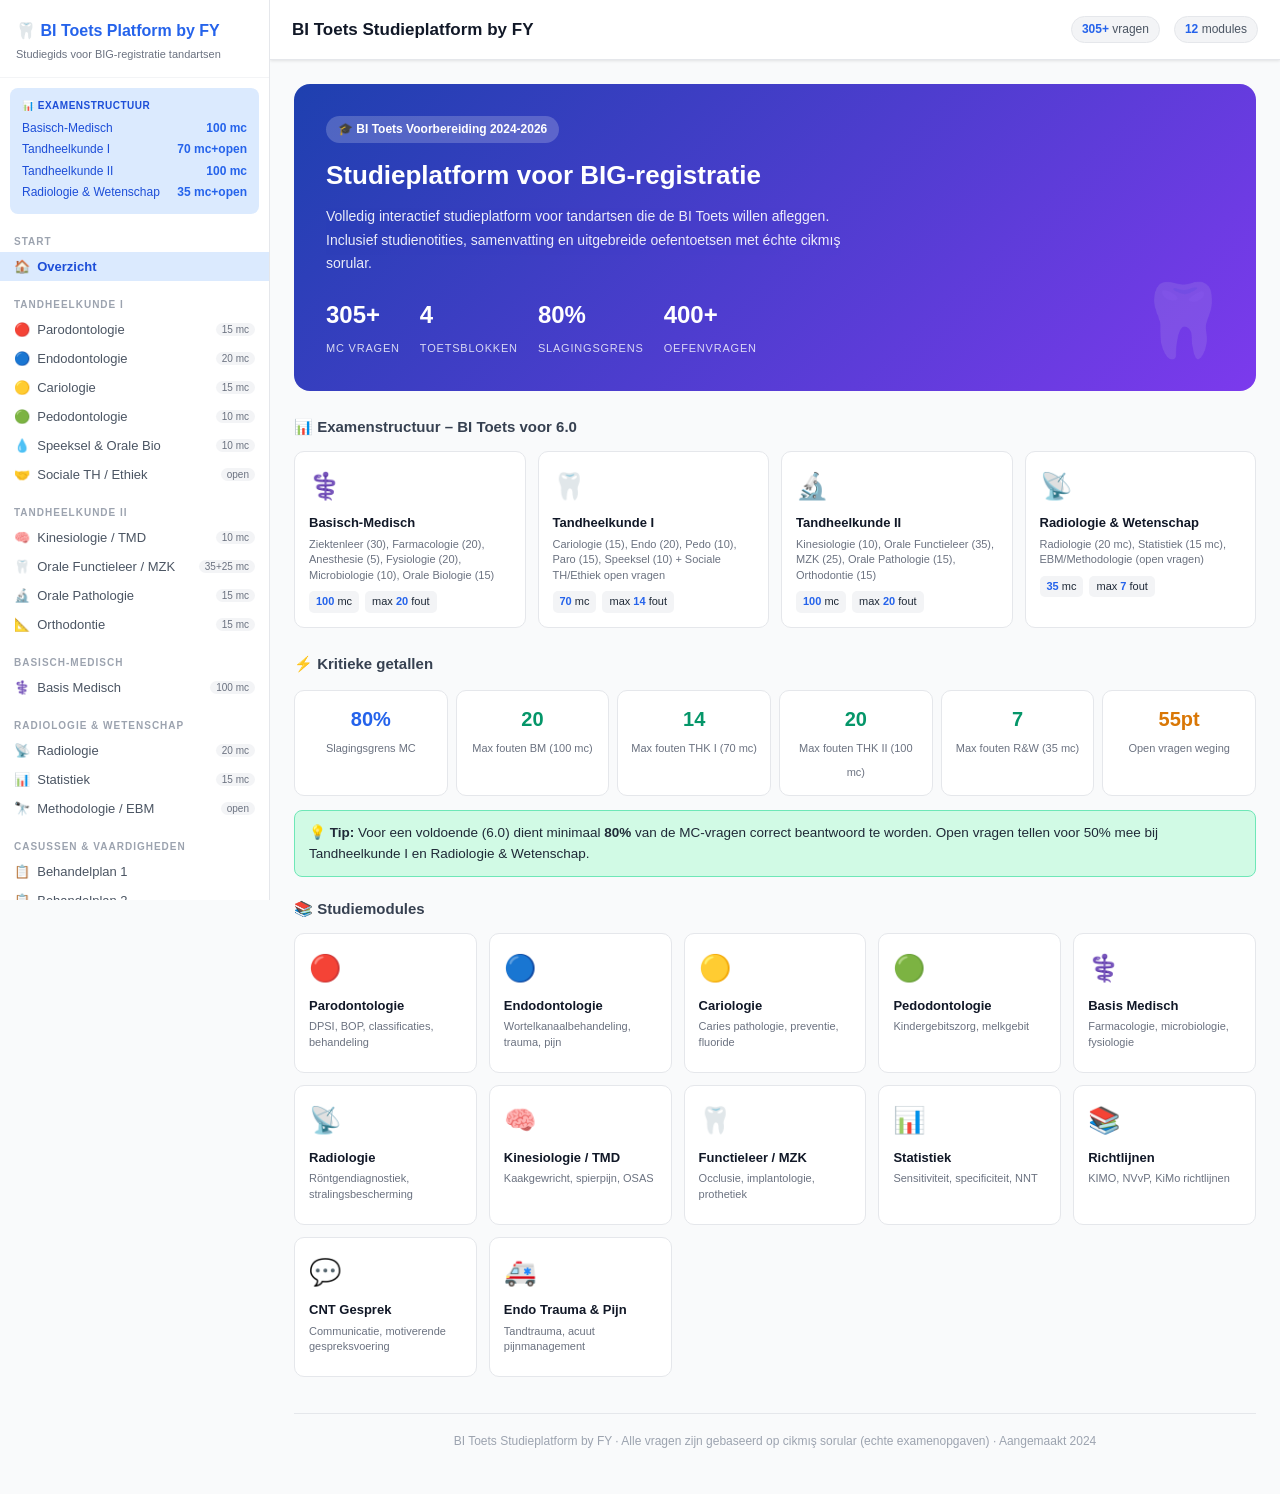
<file: BI_Toets_Studieplatform.html>
<!DOCTYPE html>
<html lang="nl">
<head>
<meta charset="UTF-8">
<meta name="viewport" content="width=device-width, initial-scale=1.0">
<title>BI Toets Studieplatform by FY – BIG Registratie Tandarts</title>
<style>
:root {
  --primary:#2563eb;--primary-light:#dbeafe;--primary-dark:#1d4ed8;
  --secondary:#7c3aed;--secondary-light:#ede9fe;
  --success:#059669;--success-light:#d1fae5;
  --warning:#d97706;--warning-light:#fef3c7;
  --danger:#dc2626;--danger-light:#fee2e2;
  --info:#0891b2;--info-light:#cffafe;
  --gray-50:#f9fafb;--gray-100:#f3f4f6;--gray-200:#e5e7eb;
  --gray-300:#d1d5db;--gray-400:#9ca3af;--gray-500:#6b7280;
  --gray-600:#4b5563;--gray-700:#374151;--gray-800:#1f2937;--gray-900:#111827;
  --sidebar-w:270px;--radius:10px;
  --shadow:0 1px 3px rgba(0,0,0,.1);--shadow-md:0 4px 6px -1px rgba(0,0,0,.1);
}
*,*::before,*::after{box-sizing:border-box;margin:0;padding:0}
body{font-family:-apple-system,BlinkMacSystemFont,"Segoe UI",Roboto,sans-serif;
  background:var(--gray-50);color:var(--gray-800);display:flex;min-height:100vh;font-size:15px;line-height:1.6}
#sidebar{width:var(--sidebar-w);background:#fff;border-right:1px solid var(--gray-200);
  position:fixed;top:0;left:0;bottom:0;overflow-y:auto;z-index:200;display:flex;flex-direction:column}
#sidebar::-webkit-scrollbar{width:4px}
#sidebar::-webkit-scrollbar-thumb{background:var(--gray-200);border-radius:2px}
.sidebar-logo{padding:18px 16px 14px;border-bottom:1px solid var(--gray-100)}
.sidebar-logo h2{font-size:16px;font-weight:800;color:var(--primary);margin-bottom:2px}
.sidebar-logo p{font-size:11px;color:var(--gray-500)}
.sidebar-exam-info{margin:10px;background:var(--primary-light);border-radius:8px;padding:10px 12px;font-size:12px;color:var(--primary-dark)}
.sidebar-exam-info strong{display:block;font-size:10px;text-transform:uppercase;letter-spacing:.5px;margin-bottom:5px}
.exam-pill{display:flex;justify-content:space-between;margin-bottom:2px}
.ep-num{font-weight:700;color:var(--primary)}
.nav-group{padding:6px 0}
.nav-group-label{padding:4px 14px 2px;font-size:10px;font-weight:700;text-transform:uppercase;letter-spacing:1px;color:var(--gray-400)}
.nav-item{display:flex;align-items:center;gap:8px;padding:7px 14px;cursor:pointer;transition:all .15s;
  color:var(--gray-600);font-size:13px;text-decoration:none;border:none;background:none;width:100%;text-align:left}
.nav-item:hover{background:var(--gray-50);color:var(--gray-900)}
.nav-item.active{background:var(--primary-light);color:var(--primary-dark);font-weight:600}
.nav-badge{margin-left:auto;background:var(--gray-100);color:var(--gray-500);font-size:10px;padding:1px 6px;border-radius:10px}
.nav-item.active .nav-badge{background:var(--primary);color:#fff}
#main{margin-left:var(--sidebar-w);flex:1;min-width:0}
#topbar{position:sticky;top:0;height:60px;background:#fff;border-bottom:1px solid var(--gray-200);
  display:flex;align-items:center;padding:0 22px;gap:14px;z-index:100;box-shadow:var(--shadow)}
#topbar h1{font-size:17px;font-weight:700;flex:1;color:var(--gray-900)}
.top-chip{background:var(--gray-100);border:1px solid var(--gray-200);border-radius:20px;
  padding:3px 10px;font-size:12px;color:var(--gray-600)}
.top-chip span{font-weight:700;color:var(--primary)}
#content{padding:24px;max-width:1060px}
.page{display:none}
.page.active{display:block}

/* HERO */
.hero{background:linear-gradient(135deg,#1e40af 0%,#7c3aed 100%);color:#fff;
  border-radius:16px;padding:32px;margin-bottom:24px;position:relative;overflow:hidden}
.hero::after{content:"🦷";position:absolute;right:28px;bottom:12px;font-size:72px;opacity:.12}
.hero-badge{display:inline-flex;align-items:center;gap:6px;background:rgba(255,255,255,.2);
  border-radius:20px;padding:4px 12px;font-size:12px;font-weight:600;margin-bottom:12px}
.hero h1{font-size:26px;font-weight:800;margin-bottom:8px}
.hero p{font-size:14px;opacity:.9;max-width:540px;line-height:1.7}
.hero-stats{display:flex;gap:20px;margin-top:20px;flex-wrap:wrap}
.hero-stat .num{font-size:24px;font-weight:800;display:block}
.hero-stat .lbl{font-size:11px;opacity:.8;text-transform:uppercase;letter-spacing:.8px}

/* EXAM GRID */
.exam-grid{display:grid;grid-template-columns:repeat(auto-fill,minmax(210px,1fr));gap:12px;margin-bottom:24px}
.exam-card{background:#fff;border:1px solid var(--gray-200);border-radius:var(--radius);
  padding:14px;cursor:pointer;transition:all .2s}
.exam-card:hover{box-shadow:var(--shadow-md);transform:translateY(-1px);border-color:var(--primary)}
.ec-icon{font-size:26px;margin-bottom:6px}
.ec-title{font-size:13px;font-weight:700;color:var(--gray-900);margin-bottom:3px}
.ec-sub{font-size:11px;color:var(--gray-500);margin-bottom:8px;line-height:1.4}
.ec-nums{display:flex;gap:6px;flex-wrap:wrap}
.ec-num-badge{background:var(--gray-100);border-radius:5px;padding:2px 7px;font-size:11px}
.ec-num-badge strong{color:var(--primary)}

/* SECTION HDR */
.section-hdr{display:flex;align-items:center;gap:12px;margin-bottom:20px;padding-bottom:14px;border-bottom:2px solid var(--gray-100)}
.section-icon{width:48px;height:48px;border-radius:12px;display:flex;align-items:center;justify-content:center;font-size:22px;flex-shrink:0}
.si-blue{background:var(--primary-light)}.si-purple{background:var(--secondary-light)}
.si-green{background:var(--success-light)}.si-orange{background:var(--warning-light)}
.si-red{background:var(--danger-light)}.si-teal{background:var(--info-light)}
.section-hdr h2{font-size:20px;font-weight:800;color:var(--gray-900)}
.section-hdr p{font-size:12px;color:var(--gray-500);margin-top:2px}

/* TABS */
.tab-bar{display:flex;border-bottom:2px solid var(--gray-200);margin-bottom:20px;overflow-x:auto}
.tab-btn{padding:9px 18px;font-size:13px;font-weight:500;border:none;background:none;cursor:pointer;
  color:var(--gray-500);border-bottom:2px solid transparent;margin-bottom:-2px;white-space:nowrap;transition:all .15s}
.tab-btn:hover{color:var(--gray-900)}
.tab-btn.active{color:var(--primary);border-bottom-color:var(--primary);font-weight:600}
.tab-content{display:none}
.tab-content.active{display:block}

/* THEORY CARD */
.theory-card{background:#fff;border:1px solid var(--gray-200);border-radius:var(--radius);margin-bottom:12px;overflow:hidden}
.theory-header{padding:12px 16px;display:flex;align-items:center;gap:10px;cursor:pointer;transition:background .15s}
.theory-header:hover{background:var(--gray-50)}
.theory-tag{font-size:10px;font-weight:700;text-transform:uppercase;letter-spacing:.8px;padding:2px 8px;border-radius:5px;flex-shrink:0}
.tt-blue{background:var(--primary-light);color:var(--primary)}
.tt-green{background:var(--success-light);color:var(--success)}
.tt-orange{background:var(--warning-light);color:var(--warning)}
.tt-purple{background:var(--secondary-light);color:var(--secondary)}
.tt-red{background:var(--danger-light);color:var(--danger)}
.tt-teal{background:var(--info-light);color:var(--info)}
.theory-header h3{flex:1;font-size:14px;font-weight:600}
.theory-chevron{color:var(--gray-400);transition:transform .2s;font-size:12px}
.theory-card.open .theory-chevron{transform:rotate(180deg)}
.theory-body{display:none;padding:0 16px 16px}
.theory-card.open .theory-body{display:block}
.theory-body p{font-size:14px;color:var(--gray-700);margin-bottom:8px;line-height:1.7}
.theory-body ul{list-style:none;margin-bottom:8px}
.theory-body ul li{font-size:14px;padding:2px 0 2px 16px;position:relative;color:var(--gray-700)}
.theory-body ul li::before{content:"→";position:absolute;left:0;color:var(--primary);font-size:11px;top:3px}
.theory-body table{width:100%;border-collapse:collapse;font-size:13px;margin:10px 0}
.theory-body th{background:var(--gray-50);padding:7px 10px;text-align:left;font-size:11px;
  font-weight:700;text-transform:uppercase;letter-spacing:.5px;color:var(--gray-500);border-bottom:1px solid var(--gray-200)}
.theory-body td{padding:7px 10px;border-bottom:1px solid var(--gray-100)}
.theory-body tr:hover td{background:var(--gray-50)}

/* INFO / WARN / SUCCESS BOX */
.info-box{background:#f0f9ff;border-left:4px solid var(--primary);border-radius:0 8px 8px 0;padding:12px 14px;margin-bottom:14px}
.info-box-title{font-size:10px;font-weight:700;text-transform:uppercase;letter-spacing:.8px;color:var(--primary);margin-bottom:6px}
.info-box ul{list-style:none}
.info-box ul li{font-size:13.5px;padding:2px 0 2px 14px;position:relative}
.info-box ul li::before{content:"→";position:absolute;left:0;color:var(--primary);font-size:11px;top:3px}
.warn-box{background:var(--warning-light);border:1px solid #fde68a;border-radius:8px;padding:11px 14px;font-size:13.5px;margin:10px 0}
.success-box{background:var(--success-light);border:1px solid #6ee7b7;border-radius:8px;padding:11px 14px;font-size:13.5px;margin:10px 0}
.danger-box{background:var(--danger-light);border:1px solid #fca5a5;border-radius:8px;padding:11px 14px;font-size:13.5px;margin:10px 0}

/* QUIZ */
.quiz-controls{display:flex;align-items:center;gap:10px;margin-bottom:16px;flex-wrap:wrap}
.btn{padding:7px 16px;border-radius:8px;font-size:13.5px;font-weight:600;cursor:pointer;border:none;transition:all .15s}
.btn-primary{background:var(--primary);color:#fff}
.btn-primary:hover{background:var(--primary-dark)}
.btn-secondary{background:var(--gray-100);color:var(--gray-700);border:1px solid var(--gray-200)}
.btn-secondary:hover{background:var(--gray-200)}
.btn-success{background:var(--success);color:#fff}
.quiz-progress{background:var(--gray-100);border-radius:20px;padding:5px 12px;font-size:12px;color:var(--gray-600);margin-left:auto}
.quiz-progress strong{color:var(--primary)}
.question-card{background:#fff;border:1.5px solid var(--gray-200);border-radius:var(--radius);padding:18px;margin-bottom:12px;transition:all .2s}
.question-card.answered-correct{border-color:var(--success);background:#f0fdf4}
.question-card.answered-wrong{border-color:var(--danger);background:#fef2f2}
.question-num{font-size:10px;font-weight:700;text-transform:uppercase;color:var(--gray-400);margin-bottom:5px}
.question-text{font-size:14.5px;font-weight:500;color:var(--gray-800);margin-bottom:12px;line-height:1.6}
.options{display:flex;flex-direction:column;gap:7px}
.option{display:flex;align-items:center;gap:9px;padding:9px 12px;border:1.5px solid var(--gray-200);
  border-radius:8px;cursor:pointer;transition:all .15s;font-size:13.5px}
.option:hover:not(.disabled){border-color:var(--primary);background:var(--primary-light)}
.option.selected-correct{border-color:var(--success);background:var(--success-light);color:var(--success);font-weight:600}
.option.selected-wrong{border-color:var(--danger);background:var(--danger-light);color:var(--danger)}
.option.correct-reveal{border-color:var(--success);background:var(--success-light)}
.option.disabled{cursor:default}
.option-letter{width:26px;height:26px;border-radius:50%;background:var(--gray-100);display:flex;
  align-items:center;justify-content:center;font-size:11px;font-weight:700;flex-shrink:0}
.option.selected-correct .option-letter{background:var(--success);color:#fff}
.option.selected-wrong .option-letter{background:var(--danger);color:#fff}
.option.correct-reveal .option-letter{background:var(--success);color:#fff}
.explanation{margin-top:12px;padding:11px 14px;background:#fffbeb;border:1px solid #fde68a;border-radius:8px;font-size:13px;display:none}
.explanation.show{display:block}

/* SCORE CARD */
.score-card{background:linear-gradient(135deg,var(--primary),var(--secondary));color:#fff;border-radius:14px;padding:24px;text-align:center;margin-bottom:18px}
.score-card h3{font-size:17px;margin-bottom:6px}
.score-big{font-size:52px;font-weight:800}
.score-label{font-size:13px;opacity:.85}
.score-breakdown{display:flex;justify-content:center;gap:20px;margin-top:14px;flex-wrap:wrap}
.score-item .si-n{font-size:20px;font-weight:700;display:block}
.score-item .si-l{font-size:10px;opacity:.8}

/* CHEAT SHEET */
.cheat-grid{display:grid;grid-template-columns:repeat(auto-fill,minmax(150px,1fr));gap:8px;margin:14px 0}
.cheat-item{background:#fff;border:1px solid var(--gray-200);border-radius:var(--radius);padding:12px;text-align:center}
.cheat-item .ci-val{font-size:20px;font-weight:800;color:var(--primary);display:block}
.cheat-item .ci-key{font-size:11px;color:var(--gray-500);margin-top:3px}
.cheat-item.c-green .ci-val{color:var(--success)}
.cheat-item.c-orange .ci-val{color:var(--warning)}
.cheat-item.c-red .ci-val{color:var(--danger)}

/* SUMMARY TABLE */
.summary-table{width:100%;border-collapse:collapse;font-size:13.5px}
.summary-table th{background:var(--gray-50);padding:9px 12px;text-align:left;font-size:10px;
  font-weight:700;text-transform:uppercase;letter-spacing:.8px;color:var(--gray-500);border-bottom:1px solid var(--gray-200)}
.summary-table td{padding:9px 12px;border-bottom:1px solid var(--gray-100)}
.summary-table tr:hover td{background:var(--gray-50)}
.badge-j{background:var(--success-light);color:var(--success);font-weight:700;padding:2px 7px;border-radius:5px;font-size:11px}
.badge-oj{background:var(--danger-light);color:var(--danger);font-weight:700;padding:2px 7px;border-radius:5px;font-size:11px}
.badge-ans{background:var(--primary-light);color:var(--primary);font-weight:600;padding:2px 7px;border-radius:5px;font-size:11px}

/* RICHTLIJN */
.rl-card{background:#fff;border:1px solid var(--gray-200);border-radius:var(--radius);padding:18px;margin-bottom:12px}
.rl-card h3{font-size:14px;font-weight:700;color:var(--gray-900);margin-bottom:3px}
.rl-card .rl-org{font-size:11px;color:var(--gray-400);margin-bottom:10px}
.rl-steps{list-style:none;counter-reset:step}
.rl-steps li{padding:4px 0 4px 20px;position:relative;font-size:13.5px;counter-increment:step}
.rl-steps li::before{content:counter(step);position:absolute;left:0;background:var(--primary);color:#fff;
  font-size:9px;font-weight:700;width:15px;height:15px;border-radius:50%;display:flex;align-items:center;justify-content:center;top:5px}

/* CASUS */
.casus-card{background:#fff;border:1.5px solid var(--gray-200);border-radius:12px;padding:20px;margin-bottom:18px}
.casus-label{font-size:10px;font-weight:700;text-transform:uppercase;letter-spacing:1px;color:var(--gray-400);margin-bottom:7px}
.casus-text{font-size:14px;color:var(--gray-700);line-height:1.8;margin-bottom:14px;background:var(--gray-50);border-radius:8px;padding:12px}
.casus-q{border-top:1px solid var(--gray-100);padding:10px 0}
.casus-q-text{font-size:13.5px;font-weight:600;color:var(--gray-800);margin-bottom:7px}
.casus-answer{display:none;background:var(--success-light);border-radius:8px;padding:9px 12px;font-size:13.5px;margin-top:7px}
.casus-answer.show{display:block}

/* GESPREK */
.gesprek-card{background:#fff;border:1px solid var(--gray-200);border-radius:12px;overflow:hidden;margin-bottom:14px}
.gesprek-scene{background:var(--primary-light);padding:12px 16px;font-size:12.5px;color:var(--primary-dark);font-weight:600}
.gesprek-body{padding:14px 16px}
.msg{display:flex;gap:9px;margin-bottom:10px}
.msg-tandarts{flex-direction:row-reverse}
.msg-avatar{width:30px;height:30px;border-radius:50%;background:var(--primary);color:#fff;display:flex;align-items:center;justify-content:center;font-size:11px;font-weight:700;flex-shrink:0}
.msg-tandarts .msg-avatar{background:var(--success)}
.msg-bubble{background:var(--gray-100);border-radius:11px;padding:9px 12px;font-size:13px;max-width:80%}
.msg-tandarts .msg-bubble{background:var(--primary-light);color:var(--primary-dark)}
.msg-name{font-size:9px;font-weight:700;color:var(--gray-400);margin-bottom:2px}

/* FOOTER */
.page-footer{border-top:1px solid var(--gray-200);margin-top:36px;padding:18px 0;text-align:center;font-size:12px;color:var(--gray-400)}

@media(max-width:768px){
  #sidebar{transform:translateX(-100%)}
  #main{margin-left:0}
  #content{padding:14px}
  .exam-grid{grid-template-columns:1fr 1fr}
  .cheat-grid{grid-template-columns:repeat(3,1fr)}
}
*{scrollbar-width:thin;scrollbar-color:var(--gray-200) transparent}
</style>
</head>
<body>

<nav id="sidebar">
  <div class="sidebar-logo">
    <h2>🦷 BI Toets Platform by FY</h2>
    <p>Studiegids voor BIG-registratie tandartsen</p>
  </div>
  <div class="sidebar-exam-info">
    <strong>📊 Examenstructuur</strong>
    <div class="exam-pill"><span>Basisch-Medisch</span><span class="ep-num">100 mc</span></div>
    <div class="exam-pill"><span>Tandheelkunde I</span><span class="ep-num">70 mc+open</span></div>
    <div class="exam-pill"><span>Tandheelkunde II</span><span class="ep-num">100 mc</span></div>
    <div class="exam-pill"><span>Radiologie &amp; Wetenschap</span><span class="ep-num">35 mc+open</span></div>
  </div>
  <div class="nav-group">
    <div class="nav-group-label">Start</div>
    <button class="nav-item active" onclick="showPage('home',this)">🏠 &nbsp;Overzicht</button>
  </div>
  <div class="nav-group">
    <div class="nav-group-label">Tandheelkunde I</div>
    <button class="nav-item" onclick="showPage('paro',this)">🔴 &nbsp;Parodontologie<span class="nav-badge">15 mc</span></button>
    <button class="nav-item" onclick="showPage('endo',this)">🔵 &nbsp;Endodontologie<span class="nav-badge">20 mc</span></button>
    <button class="nav-item" onclick="showPage('cario',this)">🟡 &nbsp;Cariologie<span class="nav-badge">15 mc</span></button>
    <button class="nav-item" onclick="showPage('pedo',this)">🟢 &nbsp;Pedodontologie<span class="nav-badge">10 mc</span></button>
    <button class="nav-item" onclick="showPage('speeksel',this)">💧 &nbsp;Speeksel &amp; Orale Bio<span class="nav-badge">10 mc</span></button>
    <button class="nav-item" onclick="showPage('sociale',this)">🤝 &nbsp;Sociale TH / Ethiek<span class="nav-badge">open</span></button>
  </div>
  <div class="nav-group">
    <div class="nav-group-label">Tandheelkunde II</div>
    <button class="nav-item" onclick="showPage('kinesio',this)">🧠 &nbsp;Kinesiologie / TMD<span class="nav-badge">10 mc</span></button>
    <button class="nav-item" onclick="showPage('functie',this)">🦷 &nbsp;Orale Functieleer / MZK<span class="nav-badge">35+25 mc</span></button>
    <button class="nav-item" onclick="showPage('pato',this)">🔬 &nbsp;Orale Pathologie<span class="nav-badge">15 mc</span></button>
    <button class="nav-item" onclick="showPage('ortho',this)">📐 &nbsp;Orthodontie<span class="nav-badge">15 mc</span></button>
  </div>
  <div class="nav-group">
    <div class="nav-group-label">Basisch-Medisch</div>
    <button class="nav-item" onclick="showPage('basis',this)">⚕️ &nbsp;Basis Medisch<span class="nav-badge">100 mc</span></button>
  </div>
  <div class="nav-group">
    <div class="nav-group-label">Radiologie &amp; Wetenschap</div>
    <button class="nav-item" onclick="showPage('radio',this)">📡 &nbsp;Radiologie<span class="nav-badge">20 mc</span></button>
    <button class="nav-item" onclick="showPage('statistiek',this)">📊 &nbsp;Statistiek<span class="nav-badge">15 mc</span></button>
    <button class="nav-item" onclick="showPage('methodologie',this)">🔭 &nbsp;Methodologie / EBM<span class="nav-badge">open</span></button>
  </div>
  <div class="nav-group">
    <div class="nav-group-label">Casussen &amp; Vaardigheden</div>
    <button class="nav-item" onclick="showPage('bp1',this)">📋 &nbsp;Behandelplan 1</button>
    <button class="nav-item" onclick="showPage('bp2',this)">📋 &nbsp;Behandelplan 2</button>
    <button class="nav-item" onclick="showPage('casus',this)">📄 &nbsp;Korte Casus</button>
    <button class="nav-item" onclick="showPage('endo_trauma',this)">🚑 &nbsp;Endo Trauma &amp; Pijn</button>
    <button class="nav-item" onclick="showPage('gesprek',this)">💬 &nbsp;CNT Gesprek</button>
  </div>
  <div class="nav-group">
    <div class="nav-group-label">Referentie</div>
    <button class="nav-item" onclick="showPage('richtlijnen',this)">📚 &nbsp;Actuele Richtlijnen</button>
  </div>
</nav>
<main id="main">
  <div id="topbar">
    <h1 id="topbar-title">BI Toets Studieplatform by FY</h1>
    <div class="top-chip"><span>305+</span> vragen</div>
    <div class="top-chip"><span>12</span> modules</div>
  </div>
  <div id="content">

<!-- ██████████████████████ HOME ██████████████████████ -->
<div class="page active" id="page-home">
  <div class="hero">
    <div class="hero-badge">🎓 BI Toets Voorbereiding 2024-2026</div>
    <h1>Studieplatform voor BIG-registratie</h1>
    <p>Volledig interactief studieplatform voor tandartsen die de BI Toets willen afleggen. Inclusief studienotities, samenvatting en uitgebreide oefentoetsen met échte cikmış sorular.</p>
    <div class="hero-stats">
      <div class="hero-stat"><span class="num">305+</span><span class="lbl">MC vragen</span></div>
      <div class="hero-stat"><span class="num">4</span><span class="lbl">Toetsblokken</span></div>
      <div class="hero-stat"><span class="num">80%</span><span class="lbl">Slagingsgrens</span></div>
      <div class="hero-stat"><span class="num">400+</span><span class="lbl">Oefenvragen</span></div>
    </div>
  </div>

  <h3 style="font-size:15px;font-weight:700;margin-bottom:12px;color:var(--gray-700)">📊 Examenstructuur – BI Toets voor 6.0</h3>
  <div class="exam-grid">
    <div class="exam-card" onclick="showPage('basis',null)">
      <div class="ec-icon">⚕️</div>
      <div class="ec-title">Basisch-Medisch</div>
      <div class="ec-sub">Ziektenleer (30), Farmacologie (20), Anesthesie (5), Fysiologie (20), Microbiologie (10), Orale Biologie (15)</div>
      <div class="ec-nums"><div class="ec-num-badge"><strong>100</strong> mc</div><div class="ec-num-badge">max <strong>20</strong> fout</div></div>
    </div>
    <div class="exam-card" onclick="showPage('paro',null)">
      <div class="ec-icon">🦷</div>
      <div class="ec-title">Tandheelkunde I</div>
      <div class="ec-sub">Cariologie (15), Endo (20), Pedo (10), Paro (15), Speeksel (10) + Sociale TH/Ethiek open vragen</div>
      <div class="ec-nums"><div class="ec-num-badge"><strong>70</strong> mc</div><div class="ec-num-badge">max <strong>14</strong> fout</div></div>
    </div>
    <div class="exam-card" onclick="showPage('kinesio',null)">
      <div class="ec-icon">🔬</div>
      <div class="ec-title">Tandheelkunde II</div>
      <div class="ec-sub">Kinesiologie (10), Orale Functieleer (35), MZK (25), Orale Pathologie (15), Orthodontie (15)</div>
      <div class="ec-nums"><div class="ec-num-badge"><strong>100</strong> mc</div><div class="ec-num-badge">max <strong>20</strong> fout</div></div>
    </div>
    <div class="exam-card" onclick="showPage('radio',null)">
      <div class="ec-icon">📡</div>
      <div class="ec-title">Radiologie &amp; Wetenschap</div>
      <div class="ec-sub">Radiologie (20 mc), Statistiek (15 mc), EBM/Methodologie (open vragen)</div>
      <div class="ec-nums"><div class="ec-num-badge"><strong>35</strong> mc</div><div class="ec-num-badge">max <strong>7</strong> fout</div></div>
    </div>
  </div>

  <h3 style="font-size:15px;font-weight:700;margin-bottom:12px;color:var(--gray-700)">⚡ Kritieke getallen</h3>
  <div class="cheat-grid">
    <div class="cheat-item"><span class="ci-val">80%</span><span class="ci-key">Slagingsgrens MC</span></div>
    <div class="cheat-item c-green"><span class="ci-val">20</span><span class="ci-key">Max fouten BM (100 mc)</span></div>
    <div class="cheat-item c-green"><span class="ci-val">14</span><span class="ci-key">Max fouten THK I (70 mc)</span></div>
    <div class="cheat-item c-green"><span class="ci-val">20</span><span class="ci-key">Max fouten THK II (100 mc)</span></div>
    <div class="cheat-item c-green"><span class="ci-val">7</span><span class="ci-key">Max fouten R&amp;W (35 mc)</span></div>
    <div class="cheat-item c-orange"><span class="ci-val">55pt</span><span class="ci-key">Open vragen weging</span></div>
  </div>
  <div class="success-box">💡 <strong>Tip:</strong> Voor een voldoende (6.0) dient minimaal <strong>80%</strong> van de MC-vragen correct beantwoord te worden. Open vragen tellen voor 50% mee bij Tandheelkunde I en Radiologie &amp; Wetenschap.</div>

  <h3 style="font-size:15px;font-weight:700;margin:20px 0 12px;color:var(--gray-700)">📚 Studiemodules</h3>
  <div class="exam-grid" style="grid-template-columns:repeat(auto-fill,minmax(180px,1fr))">
    <div class="exam-card" onclick="showPage('paro',null)"><div class="ec-icon">🔴</div><div class="ec-title">Parodontologie</div><div class="ec-sub">DPSI, BOP, classificaties, behandeling</div></div>
    <div class="exam-card" onclick="showPage('endo',null)"><div class="ec-icon">🔵</div><div class="ec-title">Endodontologie</div><div class="ec-sub">Wortelkanaalbehandeling, trauma, pijn</div></div>
    <div class="exam-card" onclick="showPage('cario',null)"><div class="ec-icon">🟡</div><div class="ec-title">Cariologie</div><div class="ec-sub">Caries pathologie, preventie, fluoride</div></div>
    <div class="exam-card" onclick="showPage('pedo',null)"><div class="ec-icon">🟢</div><div class="ec-title">Pedodontologie</div><div class="ec-sub">Kindergebitszorg, melkgebit</div></div>
    <div class="exam-card" onclick="showPage('basis',null)"><div class="ec-icon">⚕️</div><div class="ec-title">Basis Medisch</div><div class="ec-sub">Farmacologie, microbiologie, fysiologie</div></div>
    <div class="exam-card" onclick="showPage('radio',null)"><div class="ec-icon">📡</div><div class="ec-title">Radiologie</div><div class="ec-sub">Röntgendiagnostiek, stralingsbescherming</div></div>
    <div class="exam-card" onclick="showPage('kinesio',null)"><div class="ec-icon">🧠</div><div class="ec-title">Kinesiologie / TMD</div><div class="ec-sub">Kaakgewricht, spierpijn, OSAS</div></div>
    <div class="exam-card" onclick="showPage('functie',null)"><div class="ec-icon">🦷</div><div class="ec-title">Functieleer / MZK</div><div class="ec-sub">Occlusie, implantologie, prothetiek</div></div>
    <div class="exam-card" onclick="showPage('statistiek',null)"><div class="ec-icon">📊</div><div class="ec-title">Statistiek</div><div class="ec-sub">Sensitiviteit, specificiteit, NNT</div></div>
    <div class="exam-card" onclick="showPage('richtlijnen',null)"><div class="ec-icon">📚</div><div class="ec-title">Richtlijnen</div><div class="ec-sub">KIMO, NVvP, KiMo richtlijnen</div></div>
    <div class="exam-card" onclick="showPage('gesprek',null)"><div class="ec-icon">💬</div><div class="ec-title">CNT Gesprek</div><div class="ec-sub">Communicatie, motiverende gespreksvoering</div></div>
    <div class="exam-card" onclick="showPage('endo_trauma',null)"><div class="ec-icon">🚑</div><div class="ec-title">Endo Trauma &amp; Pijn</div><div class="ec-sub">Tandtrauma, acuut pijnmanagement</div></div>
  </div>

  <div class="page-footer">BI Toets Studieplatform by FY · Alle vragen zijn gebaseerd op cikmış sorular (echte examenopgaven) · Aangemaakt 2024</div>
</div>

<!-- ██████████████████████ PARODONTOLOGIE ██████████████████████ -->
<div class="page" id="page-paro">
  <div class="section-hdr">
    <div class="section-icon si-red">🔴</div>
    <div><h2>Parodontologie</h2><p>THK I · 15 MC-vragen · Slagingsgrens 80%</p></div>
  </div>
  <div class="tab-bar">
    <button class="tab-btn active" onclick="openTab('paro','notities',this)">📖 Studienotities</button>
    <button class="tab-btn" onclick="openTab('paro','samenvatting',this)">⚡ Samenvatting</button>
    <button class="tab-btn" onclick="openTab('paro','cikmis',this)">📝 Cikmış Sorular</button>
    <button class="tab-btn" onclick="openTab('paro','oefen',this)">🧪 Oefentoets (AI)</button>
  </div>

  <!-- NOTITIES -->
  <div class="tab-content active" id="paro-notities">
    <div class="info-box">
      <div class="info-box-title">🎯 Kernthema's Parodontologie examen</div>
      <ul>
        <li>DPSI (Dutch Periodontal Screening Index) – scoringsysteem en interpretatie</li>
        <li>PPS (Parodontaal Peilsonde Score) – klinisch peilsonde gebruik</li>
        <li>BOP (Bleeding on Probing) – significantie, drempelwaarden</li>
        <li>Classificatie parodontale aandoeningen 2018 (AAP/EFP)</li>
        <li>Furcatie-betrokkenheid – Hamp-classificatie</li>
        <li>Antibioticabeleid – Amoxicilline + Metronidazol protocol</li>
        <li>ANUG/ANUP – acute necrotiserende ulceratieve gingivitis/parodontitis</li>
        <li>Systemische aandoeningen en parodontitis (diabetes, roken)</li>
      </ul>
    </div>

    <div class="theory-card open">
      <div class="theory-header" onclick="toggleCard(this)">
        <span class="theory-tag tt-red">Diagnostiek</span>
        <h3>DPSI – Dutch Periodontal Screening Index</h3>
        <span class="theory-chevron">▼</span>
      </div>
      <div class="theory-body">
        <p>De DPSI is een screeningsinstrument voor parodontale zorg in Nederland, gebaseerd op de CPI (Community Periodontal Index).</p>
        <table>
          <tr><th>Score</th><th>Bevinding</th><th>Actie</th></tr>
          <tr><td><strong>0</strong></td><td>Geen bijzonderheden, geen bloeding</td><td>Geen behandeling nodig</td></tr>
          <tr><td><strong>1</strong></td><td>Bloeding na sonderen (BOP+)</td><td>Instructie mondhygiëne</td></tr>
          <tr><td><strong>2</strong></td><td>Subgingivale tandsteen / overhangen</td><td>Verwijderen tandsteen, instructie</td></tr>
          <tr><td><strong>3</strong></td><td>Pocket 3,5–5,5 mm (zwarte band gedeeltelijk zichtbaar)</td><td>Subgingivale reiniging, her-evaluatie</td></tr>
          <tr><td><strong>4</strong></td><td>Pocket ≥ 5,5 mm (zwarte band volledig in pocket)</td><td>Uitgebreide behandeling, evt. paro-specialist</td></tr>
          <tr><td><strong>*</strong></td><td>Furcatie-betrokkenheid, meer dan 7 mm verlies, tandmobiliteit</td><td>Aan score toevoegen, specialistenverwijzing overwegen</td></tr>
        </table>
        <div class="info-box" style="margin-top:12px">
          <div class="info-box-title">Sextanten bij DPSI</div>
          <ul>
            <li>6 sextanten: 17-14 | 13-23 | 24-27 | 37-34 | 33-43 | 44-47</li>
            <li>Per sextant wordt de <strong>hoogste</strong> score geregistreerd</li>
            <li>Sextant wordt niet gescoord als er minder dan 2 tanden aanwezig zijn</li>
          </ul>
        </div>
      </div>
    </div>

    <div class="theory-card">
      <div class="theory-header" onclick="toggleCard(this)">
        <span class="theory-tag tt-orange">Classificatie</span>
        <h3>2018 Classificatie Parodontale Aandoeningen (AAP/EFP)</h3>
        <span class="theory-chevron">▼</span>
      </div>
      <div class="theory-body">
        <p><strong>Gingivale aandoeningen:</strong></p>
        <ul>
          <li>Plaquegeïnduceerde gingivitis (reversibel, geen botverlies)</li>
          <li>Niet-plaquegeïnduceerde gingivale aandoeningen (viraal, bacterieel, schimmel, genetisch)</li>
        </ul>
        <p style="margin-top:10px"><strong>Parodontitis – Stadia en Graden:</strong></p>
        <table>
          <tr><th>Stadium</th><th>Kenmerk</th><th>Ernst</th></tr>
          <tr><td>I</td><td>Pocket ≤4 mm, geen furcatie, geen tandverlies</td><td>Licht</td></tr>
          <tr><td>II</td><td>Pocket 5-6 mm, furcatie klasse I-II, geen tandverlies door paro</td><td>Matig</td></tr>
          <tr><td>III</td><td>Pocket ≥7 mm, furcatie klasse III, tandverlies ≤4 elementen</td><td>Ernstig</td></tr>
          <tr><td>IV</td><td>Stadium III + kauwfunctieverlies, masticatieproblemen</td><td>Zeer ernstig</td></tr>
        </table>
        <table style="margin-top:10px">
          <tr><th>Graad</th><th>Progressie</th><th>Risicofactoren</th></tr>
          <tr><td>A</td><td>Langzaam (&lt;2mm/5j)</td><td>Geen roken, normaal glucose</td></tr>
          <tr><td>B</td><td>Matig</td><td>&lt;10 sig/dag, HbA1c &lt;7%</td></tr>
          <tr><td>C</td><td>Snel (≥2mm/5j)</td><td>&gt;10 sig/dag, HbA1c ≥7%, biofilm onvoldoende verklaring</td></tr>
        </table>
      </div>
    </div>

    <div class="theory-card">
      <div class="theory-header" onclick="toggleCard(this)">
        <span class="theory-tag tt-blue">Behandeling</span>
        <h3>Parodontale Behandelfasen</h3>
        <span class="theory-chevron">▼</span>
      </div>
      <div class="theory-body">
        <ul>
          <li><strong>Fase 1 – Initieel:</strong> Mondhygiëne-instructie, supragin. scaling, eliminatie risicofactoren (roken, diabetes regulatie)</li>
          <li><strong>Fase 2 – Causaal:</strong> Subgingivaal root planing, SRP (Scaling and Root Planing), eventueel adjuvante antibiotica</li>
          <li><strong>Her-evaluatie:</strong> 4-8 weken na Fase 2 (wachten op tissue remodeling)</li>
          <li><strong>Fase 3 – Correctief:</strong> Chirurgie indien residuele pockets ≥6mm na her-evaluatie</li>
          <li><strong>Fase 4 – Onderhoud (SPT):</strong> Supportive Periodontal Therapy, frequentie afhankelijk van risico</li>
        </ul>
        <div class="warn-box">⚠️ <strong>Her-evaluatie:</strong> Altijd 4-8 weken na subgingivale reiniging, VÓÓR beslissing over chirurgie.</div>
      </div>
    </div>

    <div class="theory-card">
      <div class="theory-header" onclick="toggleCard(this)">
        <span class="theory-tag tt-purple">Antibiotica</span>
        <h3>Antibioticabeleid bij Parodontitis</h3>
        <span class="theory-chevron">▼</span>
      </div>
      <div class="theory-body">
        <ul>
          <li><strong>Indicatie:</strong> Agressieve parodontitis (nu: Stadium III/IV Graad C), jonge patiënten, snelle progressie</li>
          <li><strong>Protocol NVvP:</strong> Amoxicilline 500mg 3x/dag + Metronidazol 500mg 3x/dag, 7 dagen</li>
          <li><strong>Penicillineallergie:</strong> Metronidazol 500mg 3x/dag monotherapie OF Clindamycine 300mg 3x/dag</li>
          <li><strong>Timing:</strong> Systemische AB direct na (of tijdens) de subgingivale reiniging (niet als monotherapie)</li>
          <li><strong>Lokale AB:</strong> Doxycycline gel (Atridox), Metronidazol gel – bij residuele pockets als aanvulling</li>
        </ul>
        <div class="danger-box">🚫 AB nooit als vervanging voor mechanische reiniging – altijd gecombineerd!</div>
      </div>
    </div>

    <div class="theory-card">
      <div class="theory-header" onclick="toggleCard(this)">
        <span class="theory-tag tt-red">Acuut</span>
        <h3>ANUG / ANUP – Acute Necrotiserende Aandoeningen</h3>
        <span class="theory-chevron">▼</span>
      </div>
      <div class="theory-body">
        <ul>
          <li><strong>ANUG</strong> (Acute Necrotiserende Ulceratieve Gingivitis): alleen gingiva aangedaan, geen botverlies</li>
          <li><strong>ANUP</strong> (Acute Necrotiserende Ulceratieve Parodontitis): ook bot- en attachmentverlies</li>
          <li><strong>Symptomen:</strong> Interdentale necrose (uitgevreten papillen), spontane bloeding, fetor ex ore, pijn, eventueel koorts</li>
          <li><strong>Predisponerende factoren:</strong> Stress, slechte mondhygiëne, roken, immunosuppressie (HIV!), malnutritie</li>
          <li><strong>Behandeling:</strong> Voorzichtige debridement, chloorhexidine 0,12-0,2% spoelen, pijnstilling, eventueel Metronidazol 250mg 3x/dag 7 dagen, rookstop</li>
          <li><strong>Oppassen:</strong> Kies zachtaardige debridement (niet agressief) vanwege pijn en weefselkwetsbaarheid</li>
        </ul>
        <div class="success-box">✅ Klassiek examen-hint: jonge man, stress (student), roker → ANUG. Behandeling = GEEN agressieve reiniging, eerst stabilisatie!</div>
      </div>
    </div>

    <div class="theory-card">
      <div class="theory-header" onclick="toggleCard(this)">
        <span class="theory-tag tt-teal">Furcatie</span>
        <h3>Furcatie-betrokkenheid – Hamp-classificatie</h3>
        <span class="theory-chevron">▼</span>
      </div>
      <div class="theory-body">
        <table>
          <tr><th>Klasse</th><th>Sondeerbevinding</th><th>Prognose</th></tr>
          <tr><td>I</td><td>&lt;3 mm horizontaal in furcatie</td><td>Goed, behandelbaar</td></tr>
          <tr><td>II</td><td>≥3 mm horizontaal, maar niet door-en-door</td><td>Matig, chirurgie overwegen</td></tr>
          <tr><td>III</td><td>Door-en-door sondering mogelijk</td><td>Slecht, extractie overwegen</td></tr>
        </table>
        <p style="margin-top:10px">Furcatie-betrokkenheid wordt bij DPSI als asterisk (*) genoteerd.</p>
        <div class="warn-box">⚠️ Molaren bovenkaak: 3 furcaties (mesiobuccaal, distobuccaal, palatinaal). Molaren onderkaak: 2 furcaties (mesiaal, distaal).</div>
      </div>
    </div>

    <div class="theory-card">
      <div class="theory-header" onclick="toggleCard(this)">
        <span class="theory-tag tt-green">Risicofactoren</span>
        <h3>Systemische Factoren &amp; Parodontitis</h3>
        <span class="theory-chevron">▼</span>
      </div>
      <div class="theory-body">
        <ul>
          <li><strong>Roken:</strong> Sterkste modificeerbare risicofactor. Vermindert BOP (maskering!), vermindert angiogenese. DPSI-score kan vals laag lijken.</li>
          <li><strong>Diabetes mellitus:</strong> Bi-directionele relatie. Slecht gereguleerde DM (HbA1c &gt;7%) → ernstiger parodontitis. Parodontitis behandeling kan HbA1c verbeteren met 0,4%.</li>
          <li><strong>Medicamenten:</strong> Fenytoïne, ciclosporine, nifedipine → gingivale hyperplasie</li>
          <li><strong>Zwangerschap:</strong> Hormonale veranderingen → zwangerschapsgingivitis (verhoogde respons op plaque), REVERSIBEL na bevalling</li>
          <li><strong>Osteoporose:</strong> Indirect risico via verminderde botdensiteit</li>
          <li><strong>Stress:</strong> Via immunosuppressie en cortisolverhoging</li>
        </ul>
      </div>
    </div>
  </div>

  <!-- SAMENVATTING -->
  <div class="tab-content" id="paro-samenvatting">
    <h3 style="font-size:15px;font-weight:700;margin-bottom:14px">⚡ Snelle herhaling – Parodontologie</h3>
    <table class="summary-table">
      <tr><th>Concept</th><th>Kernpunt</th><th>Status</th></tr>
      <tr><td>DPSI 0</td><td>Gezond, geen bloeding</td><td><span class="badge-j">OK</span></td></tr>
      <tr><td>DPSI 1</td><td>Bloeding → mondhygiëne instructie</td><td><span class="badge-ans">MHI</span></td></tr>
      <tr><td>DPSI 2</td><td>Tandsteen/overhangen → verwijderen</td><td><span class="badge-ans">Scaling</span></td></tr>
      <tr><td>DPSI 3</td><td>Pocket 3,5-5,5mm → SRP</td><td><span class="badge-ans">SRP</span></td></tr>
      <tr><td>DPSI 4</td><td>Pocket ≥5,5mm → specialist</td><td><span class="badge-oj">Specialist</span></td></tr>
      <tr><td>ANUG</td><td>Necrose papillen, pijn, fetor, GEEN bot</td><td><span class="badge-oj">Acuut</span></td></tr>
      <tr><td>ANUP</td><td>ANUG + botverlies</td><td><span class="badge-oj">Ernstig</span></td></tr>
      <tr><td>AB beleid</td><td>Amoxicilline 500 + Metronidazol 500, 3x/dag, 7d</td><td><span class="badge-ans">Protocol</span></td></tr>
      <tr><td>Furcatie II</td><td>≥3mm, niet door-en-door</td><td><span class="badge-ans">Matig</span></td></tr>
      <tr><td>Furcatie III</td><td>Door-en-door → slechte prognose</td><td><span class="badge-oj">Slecht</span></td></tr>
      <tr><td>Her-evaluatie</td><td>4-8 weken na subgingivale reiniging</td><td><span class="badge-ans">Timing</span></td></tr>
      <tr><td>Roken &amp; BOP</td><td>Roken onderdrukt BOP → vals negatief!</td><td><span class="badge-oj">Let op!</span></td></tr>
    </table>
    <div class="warn-box" style="margin-top:14px">⚠️ <strong>Veelgemaakte fout:</strong> Roken geeft vals lage BOP – de ernst van parodontitis wordt onderschat bij rokers!</div>
  </div>

  <!-- CIKMIS SORULAR -->
  <div class="tab-content" id="paro-cikmis">
    <div class="quiz-controls">
      <button class="btn btn-primary" onclick="startQuiz('paro_cikmis')">▶ Start toets</button>
      <button class="btn btn-secondary" onclick="resetQuiz('paro_cikmis')">↺ Opnieuw</button>
      <div class="quiz-progress" id="paro_cikmis-progress">Nog niet gestart</div>
    </div>
    <div id="paro_cikmis-score" style="display:none"></div>
    <div id="paro_cikmis-quiz"></div>
  </div>

  <!-- OEFENTOETS -->
  <div class="tab-content" id="paro-oefen">
    <div class="info-box">
      <div class="info-box-title">🤖 AI-gegenereerde oefenvragen</div>
      <ul><li>Gebaseerd op cikmış sorular – zelfde logica en moeilijkheidsgraad</li>
      <li>Extra oefening voor examenpreparatie</li></ul>
    </div>
    <div class="quiz-controls">
      <button class="btn btn-primary" onclick="startQuiz('paro_oefen')">▶ Start oefentoets</button>
      <button class="btn btn-secondary" onclick="resetQuiz('paro_oefen')">↺ Opnieuw</button>
      <div class="quiz-progress" id="paro_oefen-progress">Nog niet gestart</div>
    </div>
    <div id="paro_oefen-score" style="display:none"></div>
    <div id="paro_oefen-quiz"></div>
  </div>
</div>

<!-- ██████████████████████ ENDODONTOLOGIE ██████████████████████ -->
<div class="page" id="page-endo">
  <div class="section-hdr">
    <div class="section-icon si-blue">🔵</div>
    <div><h2>Endodontologie</h2><p>THK I · 20 MC-vragen · Slagingsgrens 80%</p></div>
  </div>
  <div class="tab-bar">
    <button class="tab-btn active" onclick="openTab('endo','notities',this)">📖 Studienotities</button>
    <button class="tab-btn" onclick="openTab('endo','samenvatting',this)">⚡ Samenvatting</button>
    <button class="tab-btn" onclick="openTab('endo','cikmis',this)">📝 Cikmış Sorular</button>
    <button class="tab-btn" onclick="openTab('endo','oefen',this)">🧪 Oefentoets (AI)</button>
  </div>

  <!-- NOTITIES -->
  <div class="tab-content active" id="endo-notities">
    <div class="info-box">
      <div class="info-box-title">🎯 Kernthema's Endodontologie examen</div>
      <ul>
        <li>Pulpadiagnose – classificaties (reversibele/irreversibele pulpitis, necrose)</li>
        <li>Apicale diagnose – symptomatisch/asymptomatisch periapicaal abces, granuloom</li>
        <li>DETI-score (Dental Emergency Triage Index)</li>
        <li>Irrigatieprotocol – NaOCl concentratie, EDTA, CHX</li>
        <li>Obturatie – guttapercha technieken, laterale condensatie</li>
        <li>Tandtrauma – Andreasen classificatie, replantatie protocol</li>
        <li>Interne/externe resorptie</li>
        <li>Endodontisch-parodontale laesies</li>
      </ul>
    </div>

    <div class="theory-card open">
      <div class="theory-header" onclick="toggleCard(this)">
        <span class="theory-tag tt-blue">Diagnostiek</span>
        <h3>Pulpa- en Apicale Diagnose</h3>
        <span class="theory-chevron">▼</span>
      </div>
      <div class="theory-body">
        <table>
          <tr><th>Diagnose</th><th>Pijn</th><th>Radiologie</th><th>Therapie</th></tr>
          <tr><td>Reversibele pulpitis</td><td>Kort, stimulus-afhankelijk</td><td>Normaal</td><td>Kaviteitsbehandeling, pulpa-capping</td></tr>
          <tr><td>Irreversibele pulpitis</td><td>Spontaan, langdurig (ook 's nachts)</td><td>Evt. periapicale verbreding</td><td>Wortelkanaalbehandeling (WKB)</td></tr>
          <tr><td>Pulpanecrose</td><td>Geen of minimaal</td><td>Periapicale radiolucency</td><td>WKB</td></tr>
          <tr><td>Sympt. apicaal periodontitis</td><td>Pijn bij percussie/biting</td><td>Periapicale verbreding/lucency</td><td>WKB of herbehandeling</td></tr>
          <tr><td>Asympt. apicaal periodontitis</td><td>Geen pijn</td><td>Periapicale radiolucency</td><td>WKB</td></tr>
          <tr><td>Acuut apicaal abces</td><td>Ernstige spontane pijn, zwelling</td><td>Periapicale radiolucency</td><td>Incisie + drainage, AB, WKB</td></tr>
        </table>
        <div class="success-box">✅ Percussie-positief + spontane pijn = irreversibele pulpitis of periapicale pathologie → WKB!</div>
      </div>
    </div>

    <div class="theory-card">
      <div class="theory-header" onclick="toggleCard(this)">
        <span class="theory-tag tt-orange">DETI</span>
        <h3>DETI-score – Dental Emergency Triage Index</h3>
        <span class="theory-chevron">▼</span>
      </div>
      <div class="theory-body">
        <p>De DETI-score wordt gebruikt voor triage van tandheelkundige spoedsituaties.</p>
        <table>
          <tr><th>Score</th><th>Urgentie</th><th>Behandeling binnen</th><th>Voorbeelden</th></tr>
          <tr><td><strong style="color:var(--danger)">1</strong></td><td>Acuut, levensbedreigend</td><td>Direct/Spoedkamer</td><td>Ludwig's angina, ernstige cellulitis met luchtwegproblemen</td></tr>
          <tr><td><strong style="color:var(--danger)">2</strong></td><td>Urgent</td><td>24 uur</td><td>Acuut apicaal abces met zwelling, ANUG, alveolitis</td></tr>
          <tr><td><strong style="color:var(--warning)">3</strong></td><td>Semi-urgent</td><td>48-72 uur</td><td>Irreversibele pulpitis (intense pijn), fractuur kroon</td></tr>
          <tr><td><strong style="color:var(--success)">4</strong></td><td>Niet-urgent</td><td>Week</td><td>Gebroken prothese, subacute klachten</td></tr>
        </table>
        <div class="warn-box">⚠️ Ludwig's angina (submandibulaire cellulitis) = DETI 1! Direct ziekenhuisopname voor luchtwegbewaking.</div>
      </div>
    </div>

    <div class="theory-card">
      <div class="theory-header" onclick="toggleCard(this)">
        <span class="theory-tag tt-teal">Irrigatie</span>
        <h3>Irrigatieprotocol WKB</h3>
        <span class="theory-chevron">▼</span>
      </div>
      <div class="theory-body">
        <ul>
          <li><strong>NaOCl (Natriumhypochloriet):</strong> Gouden standaard irrigans. Werkt antimicrobieel EN lost organisch weefsel op. Concentratie: 0,5–5,25%. In NL standaard 2,5-3%.</li>
          <li><strong>EDTA (Ethyleendiaminetetraazijnzuur):</strong> Chelator voor anorganisch weefsel (smear layer verwijdering). 17% EDTA, spoelen 1 minuut als afsluitirrigation.</li>
          <li><strong>CHX (Chloorhexidine):</strong> 2% CHX als alternatief, breedspectrum antisepticum. NIET combineren met NaOCl (precipitaat!).</li>
          <li><strong>Volgorde:</strong> NaOCl (tijdens instrumentatie) → EDTA (smear layer) → NaOCl (eindafspoelingen)</li>
          <li><strong>Passieve ultrasonische irrigatie (PUI):</strong> Verbetert penetratie irrigans in laterale kanaaltjes</li>
        </ul>
        <div class="danger-box">🚫 NaOCl + CHX = bruinzwart precipitaat (parachloraniline)! Nooit combineren zonder spoeling tussenin!</div>
      </div>
    </div>

    <div class="theory-card">
      <div class="theory-header" onclick="toggleCard(this)">
        <span class="theory-tag tt-purple">Obturatie</span>
        <h3>Obturatie – Afdichting Wortelkanaal</h3>
        <span class="theory-chevron">▼</span>
      </div>
      <div class="theory-body">
        <ul>
          <li><strong>Guttapercha:</strong> Standaard obturatiemedium. Thermisch plastisch, biocompatibel.</li>
          <li><strong>Laterale condensatie:</strong> Klassieke techniek. Masterpoint + accessory points + sealer.</li>
          <li><strong>Warme verticale condensatie (WVC):</strong> Betere aanpassing aan kanaalanatomie, minder lekkage. Obtura/Calamus systeem.</li>
          <li><strong>Sealer:</strong> Noodzakelijk voor dichte afsluiting. ZnO-eugenol, epoxy resin (AH Plus), bioceramic sealers.</li>
          <li><strong>Werkhoogte:</strong> 0,5-1mm van radiografisch apex. Bevestigd met apex-locator + röntgenfoto.</li>
          <li><strong>Smear layer:</strong> Verwijdering met EDTA verbetert sealeradhesie.</li>
        </ul>
        <div class="info-box">
          <div class="info-box-title">Obturatiedoelen</div>
          <ul>
            <li>Hermetische afsluiting apicaal, lateraal en coronaal</li>
            <li>Voorkoming herbesmetting van gereinigd kanaal</li>
            <li>Optimum = tot 0,5-1mm van röntgenapex</li>
          </ul>
        </div>
      </div>
    </div>

    <div class="theory-card">
      <div class="theory-header" onclick="toggleCard(this)">
        <span class="theory-tag tt-red">Trauma</span>
        <h3>Tandtrauma – Andreasen Classificatie</h3>
        <span class="theory-chevron">▼</span>
      </div>
      <div class="theory-body">
        <table>
          <tr><th>Type</th><th>Omschrijving</th><th>Behandeling</th></tr>
          <tr><td>Concussie</td><td>Geen verplaatsing, percussie-gevoelig</td><td>Observatie, zachte kost</td></tr>
          <tr><td>Subluxatie</td><td>Abnormale mobiliteit, geen verplaatsing</td><td>Spalken 2 weken, controle</td></tr>
          <tr><td>Extrusie</td><td>Partiële avulsie, tand verlengd</td><td>Repositie, spalken 2-4 weken</td></tr>
          <tr><td>Laterale luxatie</td><td>Laterale verplaatsing + alveolaire fractuur</td><td>Repositie, spalken 4 weken</td></tr>
          <tr><td>Intrusie</td><td>Tand in alveol gedreven (ergste)</td><td>Spontane heruitbraak (bij kinderen) of orthodontische/chirurgische repositie</td></tr>
          <tr><td>Avulsie</td><td>Tand volledig uit alveol</td><td>Replantatie zo snel mogelijk!</td></tr>
        </table>
        <div class="success-box">✅ <strong>Replantatie protocol:</strong><br>
          1. Oppakken aan kroon (NIET aan wortel aanraken!)<br>
          2. Spoelen met fysiologisch zout<br>
          3. Replantatie op locatie of bewaren in: melk &gt; fysiologisch zout &gt; speeksel &gt; water<br>
          4. Spalken 7-10 dagen (flexibele spalk)<br>
          5. Antibiotica: Doxycycline 100mg 2x/dag 7 dagen (vermindert resorptie)</div>
        <div class="warn-box">⚠️ Droge bewaartijd &gt;60 min → slechte prognose, PDL-cellen zijn afgestorven. Tand behandelen als ankylosegeval.</div>
      </div>
    </div>

    <div class="theory-card">
      <div class="theory-header" onclick="toggleCard(this)">
        <span class="theory-tag tt-green">Resorptie</span>
        <h3>Interne en Externe Resorptie</h3>
        <span class="theory-chevron">▼</span>
      </div>
      <div class="theory-body">
        <table>
          <tr><th></th><th>Interne resorptie</th><th>Externe resorptie</th></tr>
          <tr><td>Oorsprong</td><td>Van pulpa binnenuit</td><td>Van periodontaal ligament buitenaf</td></tr>
          <tr><td>Röntgen</td><td>Ronde, symmetrische uitbreiding kanaal</td><td>Asymmetrisch, onregelmatig</td></tr>
          <tr><td>Oorzaak</td><td>Chronische pulpitis, trauma</td><td>Trauma, orthodontie, druk</td></tr>
          <tr><td>Behandeling</td><td>WKB (stopt resorptie)</td><td>Afhankelijk van type (invasieve cervicale resorptie = MTA)</td></tr>
        </table>
      </div>
    </div>

    <div class="theory-card">
      <div class="theory-header" onclick="toggleCard(this)">
        <span class="theory-tag tt-orange">Perio-Endo</span>
        <h3>Endodontisch-Parodontale Laesies</h3>
        <span class="theory-chevron">▼</span>
      </div>
      <div class="theory-body">
        <table>
          <tr><th>Type</th><th>Primaire oorzaak</th><th>Behandeling</th></tr>
          <tr><td>Primair endodontisch</td><td>Pulpanecrose → drainageweg via paro</td><td>WKB, goed herstel verwacht</td></tr>
          <tr><td>Primair parodontaal</td><td>Paro-destruktie → apicale betrokkenheid</td><td>Paro-behandeling eerst</td></tr>
          <tr><td>Gecombineerd</td><td>Beide aandoeningen onafhankelijk aanwezig</td><td>Beide behandelen, prognose matig</td></tr>
        </table>
        <div class="info-box">
          <div class="info-box-title">Vitaliteitstest essentieel!</div>
          <ul>
            <li>Primair endo: pulpatest negatief, smalere sinus tractus van apex</li>
            <li>Primair paro: pulpatest positief, brede tandvleessonde tractus van margo</li>
          </ul>
        </div>
      </div>
    </div>
  </div>

  <!-- SAMENVATTING -->
  <div class="tab-content" id="endo-samenvatting">
    <h3 style="font-size:15px;font-weight:700;margin-bottom:14px">⚡ Snelle herhaling – Endodontologie</h3>
    <table class="summary-table">
      <tr><th>Concept</th><th>Kernpunt</th><th>Let op</th></tr>
      <tr><td>Reversibele pulpitis</td><td>Kort, stimulus-afhankelijk</td><td><span class="badge-j">WKB niet nodig</span></td></tr>
      <tr><td>Irreversibele pulpitis</td><td>Spontaan, langdurig</td><td><span class="badge-oj">WKB noodzakelijk</span></td></tr>
      <tr><td>DETI 1</td><td>Ludwig's angina – direct OK</td><td><span class="badge-oj">Levensbedreigend</span></td></tr>
      <tr><td>DETI 2</td><td>Acuut abces – 24 uur</td><td><span class="badge-oj">Urgent</span></td></tr>
      <tr><td>NaOCl concentratie</td><td>0,5–5,25% (NL: 2,5-3%)</td><td><span class="badge-ans">Standaard irrigans</span></td></tr>
      <tr><td>NaOCl + CHX</td><td>NOOIT combineren!</td><td><span class="badge-oj">Precipitaat!</span></td></tr>
      <tr><td>EDTA</td><td>Smear layer verwijdering, chelator</td><td><span class="badge-ans">Eindirrigatie</span></td></tr>
      <tr><td>Avulsie replantatie</td><td>Aanpakken bij kroon, melk bewaren</td><td><span class="badge-ans">&lt;60 min droog</span></td></tr>
      <tr><td>Intrusie kind</td><td>Spontane heruitbraak afwachten</td><td><span class="badge-j">Kinderen &lt;12j</span></td></tr>
      <tr><td>Obturatie hoogte</td><td>0,5-1 mm van röntgenapex</td><td><span class="badge-ans">Werkhoogte</span></td></tr>
      <tr><td>Interne resorptie</td><td>Kanaal uitbreidend, symmetrisch</td><td><span class="badge-ans">WKB stopt het</span></td></tr>
    </table>
  </div>

  <!-- CIKMIS -->
  <div class="tab-content" id="endo-cikmis">
    <div class="quiz-controls">
      <button class="btn btn-primary" onclick="startQuiz('endo_cikmis')">▶ Start toets</button>
      <button class="btn btn-secondary" onclick="resetQuiz('endo_cikmis')">↺ Opnieuw</button>
      <div class="quiz-progress" id="endo_cikmis-progress">Nog niet gestart</div>
    </div>
    <div id="endo_cikmis-score" style="display:none"></div>
    <div id="endo_cikmis-quiz"></div>
  </div>

  <!-- OEFEN -->
  <div class="tab-content" id="endo-oefen">
    <div class="info-box">
      <div class="info-box-title">🤖 AI-gegenereerde oefenvragen</div>
      <ul><li>Gebaseerd op cikmış sorular – zelfde logica en moeilijkheidsgraad</li></ul>
    </div>
    <div class="quiz-controls">
      <button class="btn btn-primary" onclick="startQuiz('endo_oefen')">▶ Start oefentoets</button>
      <button class="btn btn-secondary" onclick="resetQuiz('endo_oefen')">↺ Opnieuw</button>
      <div class="quiz-progress" id="endo_oefen-progress">Nog niet gestart</div>
    </div>
    <div id="endo_oefen-score" style="display:none"></div>
    <div id="endo_oefen-quiz"></div>
  </div>
</div>

<!-- ██████ CARIOLOGIE ██████ -->
<div class="page" id="page-cario">
  <div class="section-hdr">
    <div class="section-icon si-orange">🟡</div>
    <div><h2>Cariologie</h2><p>THK I · 15 MC-vragen · Slagingsgrens 80%</p></div>
  </div>
  <div class="tab-bar">
    <button class="tab-btn active" onclick="openTab('cario','notities',this)">📖 Studienotities</button>
    <button class="tab-btn" onclick="openTab('cario','samenvatting',this)">⚡ Samenvatting</button>
    <button class="tab-btn" onclick="openTab('cario','cikmis',this)">📝 Cikmış Sorular</button>
    <button class="tab-btn" onclick="openTab('cario','oefen',this)">🧪 Oefentoets (AI)</button>
  </div>
  <div class="tab-content active" id="cario-notities">
    <div class="info-box"><div class="info-box-title">🎯 Kernthema's Cariologie</div>
    <ul>
      <li>Caries pathogenese – Keyes-driehoek (bacteriën, substraat, gastheer, tijd)</li>
      <li>ICDAS-classificatie (International Caries Detection and Assessment System)</li>
      <li>Fluoride mechanisme, effectiviteit, toxico-therapie</li>
      <li>Primaire, secundaire en tertiaire preventie</li>
      <li>Sealants – indicaties bij kinderen</li>
      <li>Minimally invasive dentistry (MID) – ICON, infiltratie</li>
    </ul></div>

    <div class="theory-card open">
      <div class="theory-header" onclick="toggleCard(this)">
        <span class="theory-tag tt-orange">Pathogenese</span><h3>Cariespathogenese – Keyes Model</h3><span class="theory-chevron">▼</span>
      </div>
      <div class="theory-body">
        <p>Caries is een multifactorieel infectieuze aandoening. De Keyes-driehoek beschrijft de drie factoren die tegelijk aanwezig moeten zijn:</p>
        <ul>
          <li><strong>Micro-organismen:</strong> S. mutans (initiatief), Lactobacillen (progressie), Actinomyces (wortelcaries)</li>
          <li><strong>Substraat:</strong> Vergistbare koolhydraten (sucrose = meest cariogeen)</li>
          <li><strong>Gastheer:</strong> Tandoppervlak, speekselkwaliteit, immuunrespons</li>
          <li><strong>Tijd:</strong> Frequentie en duur van zuurattack</li>
        </ul>
        <p>Kritieke pH: <strong>5,5</strong> voor glazuur, <strong>6,0-6,7</strong> voor dentine (demineralisatie begint bij lagere pH in dentine)</p>
        <div class="warn-box">⚠️ Stephan-curve: Na suikerinname daalt plaque-pH snel (&lt;2 min) en herstel duurt 20-30 minuten. Frequentie inname is cruciale risicofactor!</div>
      </div>
    </div>

    <div class="theory-card">
      <div class="theory-header" onclick="toggleCard(this)">
        <span class="theory-tag tt-blue">ICDAS</span><h3>ICDAS Classificatie (Scores 0-6)</h3><span class="theory-chevron">▼</span>
      </div>
      <div class="theory-body">
        <table>
          <tr><th>Score</th><th>Bevinding</th><th>Klinisch beeld</th><th>Beleid</th></tr>
          <tr><td>0</td><td>Gezond oppervlak</td><td>Geen caries</td><td>Preventie</td></tr>
          <tr><td>1</td><td>Wit vlekje (droog)</td><td>Initiële laesie, alleen zichtbaar na drogen</td><td>Remineralisatie</td></tr>
          <tr><td>2</td><td>Wit/bruin vlekje (nat)</td><td>Zichtbaar op nat vlak</td><td>Remineralisatie + monitoring</td></tr>
          <tr><td>3</td><td>Lokale glazuurbreuk</td><td>Geen zichtbaar dentine</td><td>Remineralisatie of minimale interventie</td></tr>
          <tr><td>4</td><td>Donkere schaduw door dentine</td><td>Dentine zichtbaar door glazuur</td><td>Restauratieve interventie</td></tr>
          <tr><td>5</td><td>Caviteit met zichtbaar dentine</td><td>Minder dan helft oppervlak aangetast</td><td>Restauratie</td></tr>
          <tr><td>6</td><td>Uitgebreide caviteit</td><td>Meer dan helft aangetast</td><td>Complexe restauratie</td></tr>
        </table>
      </div>
    </div>

    <div class="theory-card">
      <div class="theory-header" onclick="toggleCard(this)">
        <span class="theory-tag tt-green">Fluoride</span><h3>Fluoride – Mechanisme en Toepassingen</h3><span class="theory-chevron">▼</span>
      </div>
      <div class="theory-body">
        <ul>
          <li><strong>Mechanisme:</strong> Fluorapatiet (FA) vormt resistenter tandoppervlak dan hydroxyapatiet (HA). FA lost minder op bij lage pH (5,5 vs 5,5 HA).</li>
          <li><strong>Remineralisatie:</strong> Fluoride bevordert neerslag van calcium en fosfaat. Effectief bij vroege laesies (ICDAS 1-2).</li>
          <li><strong>Antibacterieel:</strong> Remt enolase-enzym in S. mutans → vermindert zuurproductie.</li>
          <li><strong>Pre-eruptief effect:</strong> Systemisch fluoride (water, tabletten) werkt pre-eruptief op tandkroonvorming.</li>
          <li><strong>Post-eruptief topicaal:</strong> Tandpasta (1000-1500 ppm), lak (22.600 ppm), gel</li>
          <li><strong>Tandpasta kinderen:</strong> &lt;3 jaar: 500 ppm, 3-6 jaar: 1000 ppm, &gt;6 jaar: 1450 ppm</li>
        </ul>
        <div class="danger-box">🚫 Fluorose: chronische overmaat systemisch fluoride tijdens tandvorming → witte of bruine vlekken. Cosmetic concern, niet functioneel schadelijk.</div>
      </div>
    </div>
  </div>

  <div class="tab-content" id="cario-samenvatting">
    <table class="summary-table">
      <tr><th>Concept</th><th>Kernpunt</th><th>Status</th></tr>
      <tr><td>Kritieke pH glazuur</td><td>pH 5,5</td><td><span class="badge-ans">Belangrijk!</span></td></tr>
      <tr><td>S. mutans</td><td>Initiatie caries</td><td><span class="badge-ans">Bacterie</span></td></tr>
      <tr><td>Lactobacillus</td><td>Progressie caries</td><td><span class="badge-ans">Bacterie</span></td></tr>
      <tr><td>ICDAS 1-2</td><td>Remineralisatie mogelijk</td><td><span class="badge-j">Niet kaviteit!</span></td></tr>
      <tr><td>ICDAS 5-6</td><td>Restauratie noodzakelijk</td><td><span class="badge-oj">Invasief</span></td></tr>
      <tr><td>Tandpasta &lt;3j</td><td>500 ppm fluoride</td><td><span class="badge-ans">Laag</span></td></tr>
      <tr><td>Tandpasta &gt;6j</td><td>1450 ppm fluoride</td><td><span class="badge-ans">Normaal</span></td></tr>
      <tr><td>Fluoridetablet</td><td>Pre-eruptief werkzaam</td><td><span class="badge-ans">Systemisch</span></td></tr>
    </table>
  </div>
  <div class="tab-content" id="cario-cikmis">
    <div class="quiz-controls">
      <button class="btn btn-primary" onclick="startQuiz('cario_cikmis')">▶ Start toets</button>
      <button class="btn btn-secondary" onclick="resetQuiz('cario_cikmis')">↺ Opnieuw</button>
      <div class="quiz-progress" id="cario_cikmis-progress">Nog niet gestart</div>
    </div>
    <div id="cario_cikmis-score" style="display:none"></div>
    <div id="cario_cikmis-quiz"></div>
  </div>
  <div class="tab-content" id="cario-oefen">
    <div class="quiz-controls">
      <button class="btn btn-primary" onclick="startQuiz('cario_oefen')">▶ Start oefentoets (AI)</button>
      <button class="btn btn-secondary" onclick="resetQuiz('cario_oefen')">↺ Opnieuw</button>
      <div class="quiz-progress" id="cario_oefen-progress">Nog niet gestart</div>
    </div>
    <div id="cario_oefen-score" style="display:none"></div>
    <div id="cario_oefen-quiz"></div>
  </div>
</div>

<!-- ██████ PEDODONTOLOGIE ██████ -->
<div class="page" id="page-pedo">
  <div class="section-hdr">
    <div class="section-icon si-green">🟢</div>
    <div><h2>Pedodontologie</h2><p>THK I · 10 MC-vragen · Slagingsgrens 80%</p></div>
  </div>
  <div class="tab-bar">
    <button class="tab-btn active" onclick="openTab('pedo','notities',this)">📖 Studienotities</button>
    <button class="tab-btn" onclick="openTab('pedo','samenvatting',this)">⚡ Samenvatting</button>
    <button class="tab-btn" onclick="openTab('pedo','cikmis',this)">📝 Cikmış Sorular</button>
    <button class="tab-btn" onclick="openTab('pedo','oefen',this)">🧪 Oefentoets (AI)</button>
  </div>
  <div class="tab-content active" id="pedo-notities">
    <div class="info-box"><div class="info-box-title">🎯 Kernthema's Pedodontologie</div>
    <ul>
      <li>Tanddoorbraak – tijdschema melkgebit en blijvend gebit</li>
      <li>Molentanden (eerste blijvende molaar) – belang en tijdstip doorbraak</li>
      <li>Pulpatherapie melkgebit: pulpotomie vs. pulpectomie</li>
      <li>Ruimtemanagement – ruimtebewaarder na vroegtijdig tandverlies</li>
      <li>ECC (Early Childhood Caries) – risicofactoren, preventie</li>
      <li>Trauma bij melktanden – verschil behandeling met blijvend gebit</li>
    </ul></div>

    <div class="theory-card open">
      <div class="theory-header" onclick="toggleCard(this)">
        <span class="theory-tag tt-green">Doorbraak</span><h3>Tanddoorbraak – Tijdschema</h3><span class="theory-chevron">▼</span>
      </div>
      <div class="theory-body">
        <table>
          <tr><th>Tand</th><th>Melkgebit</th><th>Blijvend gebit</th></tr>
          <tr><td>Centrale incisief</td><td>6-10 mnd (onder), 8-12 mnd (boven)</td><td>6-8 jaar (onder), 7-9 jaar (boven)</td></tr>
          <tr><td>Laterale incisief</td><td>9-16 mnd</td><td>7-9 jaar (onder), 8-11 jaar (boven)</td></tr>
          <tr><td>Cuspidaat</td><td>16-23 mnd</td><td>9-12 jaar</td></tr>
          <tr><td>1e premolaar/melkmolaar</td><td>12-19 mnd (1e), 25-33 mnd (2e)</td><td>10-12 jaar</td></tr>
          <tr><td>1e blijvende molaar</td><td>–</td><td><strong>6-7 jaar (6-jaars molaar!)</strong></td></tr>
          <tr><td>2e molaar</td><td>–</td><td>11-13 jaar</td></tr>
          <tr><td>3e molaar (verstandskies)</td><td>–</td><td>17-25 jaar</td></tr>
        </table>
        <div class="success-box">✅ De 6-jaars molaar (1e blijvende molaar) is de EERSTE blijvende tand! Doorbraak rond 6 jaar. Klinisch super belangrijk: sealant preventie indicatie!</div>
      </div>
    </div>

    <div class="theory-card">
      <div class="theory-header" onclick="toggleCard(this)">
        <span class="theory-tag tt-blue">Pulpatherapie</span><h3>Pulpatherapie Melkgebit</h3><span class="theory-chevron">▼</span>
      </div>
      <div class="theory-body">
        <table>
          <tr><th>Procedure</th><th>Indicatie</th><th>Techniek</th></tr>
          <tr><td>Directe pulpacapping</td><td>Kleine mechanische/carieuze blootstelling in vitale pulpa</td><td>MTA of Ca(OH)₂ op pulpa, restauratie</td></tr>
          <tr><td>Pulpotomie</td><td>Carieuze blootstelling kroonpulpa, radiculaire pulpa nog vitaal</td><td>Verwijdering kroonpulpa, MTA/Formocresol op amputatiestompje</td></tr>
          <tr><td>Pulpectomie</td><td>Irreversibele pulpitis of necrose, tand heeft nog fysiologische waarde</td><td>Volledige kanaalbehandeling, ZnO-eugenol obturatie</td></tr>
        </table>
        <div class="warn-box">⚠️ Formocresol wordt minder gebruikt vanwege toxiciteit. MTA is nu voorkeur bij pulpotomie melkgebit.</div>
      </div>
    </div>

    <div class="theory-card">
      <div class="theory-header" onclick="toggleCard(this)">
        <span class="theory-tag tt-orange">ECC</span><h3>Early Childhood Caries (ECC)</h3><span class="theory-chevron">▼</span>
      </div>
      <div class="theory-body">
        <p>ECC = aanwezigheid van carieuze laesies, geëxtraheerde (door caries) of gevulde tandoppervlakken bij een kind ≤71 maanden oud.</p>
        <ul>
          <li><strong>Risicofactoren:</strong> Flessenmelk/sap 's nachts, langdurig borstvoeding, suikerinname, S. mutans transmissie van moeder, lage SES</li>
          <li><strong>Patroon:</strong> Bovenste snijtanden eerst (contact met fles/borst), ondersnijtanden relatief gespaard</li>
          <li><strong>Ernstige ECC (S-ECC):</strong> &lt;3 jaar: elk teken van gladoppervlaktecaries. 3-5 jaar: ≥4 aangetaste gladde vlakken</li>
          <li><strong>Preventie:</strong> Geen fles 's nachts na 12 maanden, fluoride tandpasta na 1e tand, eerste tandartsbezoek bij 1 jaar</li>
        </ul>
      </div>
    </div>
  </div>

  <div class="tab-content" id="pedo-samenvatting">
    <table class="summary-table">
      <tr><th>Concept</th><th>Kernpunt</th></tr>
      <tr><td>6-jaars molaar</td><td>Eerste blijvende tand, doorbraak 6-7 jaar</td></tr>
      <tr><td>Pulpotomie melkgebit</td><td>Kroonpulpa verwijdering, MTA op amputatiestompje</td></tr>
      <tr><td>ECC definitie</td><td>Caries &lt;71 maanden (≤5 jaar)</td></tr>
      <tr><td>ECC patroon</td><td>Bovenste snijtanden eerst</td></tr>
      <tr><td>Fluoride &lt;3j</td><td>500 ppm, rijstkorrelgrootte</td></tr>
      <tr><td>Sealant indicatie</td><td>6-jaars molaar bij hoog-risico kind zodra tand doorgebroken</td></tr>
      <tr><td>Avulsie melktand</td><td>GEEN replantatie (risico op ankylosis + schade blijvende tand)</td></tr>
    </table>
    <div class="danger-box">🚫 <strong>Belangrijk:</strong> Bij avulsie van een melktand: NOOIT replantatie! Risico op ankylosis en schade aan het onderliggende blijvende tandkiem.</div>
  </div>
  <div class="tab-content" id="pedo-cikmis">
    <div class="quiz-controls">
      <button class="btn btn-primary" onclick="startQuiz('pedo_cikmis')">▶ Start toets</button>
      <button class="btn btn-secondary" onclick="resetQuiz('pedo_cikmis')">↺ Opnieuw</button>
      <div class="quiz-progress" id="pedo_cikmis-progress">Nog niet gestart</div>
    </div>
    <div id="pedo_cikmis-score" style="display:none"></div>
    <div id="pedo_cikmis-quiz"></div>
  </div>
  <div class="tab-content" id="pedo-oefen">
    <div class="quiz-controls">
      <button class="btn btn-primary" onclick="startQuiz('pedo_oefen')">▶ Start oefentoets (AI)</button>
      <button class="btn btn-secondary" onclick="resetQuiz('pedo_oefen')">↺ Opnieuw</button>
      <div class="quiz-progress" id="pedo_oefen-progress">Nog niet gestart</div>
    </div>
    <div id="pedo_oefen-score" style="display:none"></div>
    <div id="pedo_oefen-quiz"></div>
  </div>
</div>

<!-- ██████ SPEEKSEL & ORALE BIOLOGIE ██████ -->
<div class="page" id="page-speeksel">
  <div class="section-hdr">
    <div class="section-icon si-teal">💧</div>
    <div><h2>Speeksel &amp; Orale Biologie</h2><p>THK I · 10 MC-vragen · Slagingsgrens 80%</p></div>
  </div>
  <div class="tab-bar">
    <button class="tab-btn active" onclick="openTab('speeksel','notities',this)">📖 Studienotities</button>
    <button class="tab-btn" onclick="openTab('speeksel','samenvatting',this)">⚡ Samenvatting</button>
    <button class="tab-btn" onclick="openTab('speeksel','cikmis',this)">📝 Cikmış Sorular</button>
    <button class="tab-btn" onclick="openTab('speeksel','oefen',this)">🧪 Oefentoets (AI)</button>
  </div>
  <div class="tab-content active" id="speeksel-notities">
    <div class="info-box"><div class="info-box-title">🎯 Kernthema's Speeksel &amp; Orale Biologie</div>
    <ul>
      <li>Speekselklieren – anatomie, secretie types</li>
      <li>Speekselsamenstelling – functies van componenten</li>
      <li>Xerostomie – oorzaken, gevolgen, behandeling</li>
      <li>Sjögren-syndroom – primair vs. secundair</li>
      <li>Orale microbioom</li>
      <li>Glazuurmineralisatie en tandvorming</li>
    </ul></div>

    <div class="theory-card open">
      <div class="theory-header" onclick="toggleCard(this)">
        <span class="theory-tag tt-teal">Speekselklieren</span><h3>Speekselklieren – Anatomie en Functies</h3><span class="theory-chevron">▼</span>
      </div>
      <div class="theory-body">
        <table>
          <tr><th>Klier</th><th>Type secretie</th><th>Bijdrage</th><th>Innervatie</th></tr>
          <tr><td>Glandula parotis</td><td>Serous (waterig)</td><td>~25% volume, meeste amylase</td><td>N. IX (glossopharyngeus)</td></tr>
          <tr><td>Glandula submandibularis</td><td>Gemengd (serous + muceus)</td><td>~60-65% volume</td><td>N. VII (chorda tympani)</td></tr>
          <tr><td>Glandula sublingualis</td><td>Muceus</td><td>~7-8% volume, IgA rijkst</td><td>N. VII (chorda tympani)</td></tr>
          <tr><td>Kleine speekselklieren</td><td>Voornamelijk muceus</td><td>~8% volume, continu</td><td>Autonoom</td></tr>
        </table>
        <p style="margin-top:10px"><strong>Speekselfuncties:</strong></p>
        <ul>
          <li>Antimicrobieel: IgA, lysozym, lactoferrine, peroxidases</li>
          <li>Buffering: bicarbonaat systeem (pH handhaven)</li>
          <li>Remineralisatie: calcium, fosfaat, statistenproteïnen</li>
          <li>Spijsvertering: amylase (zetmeel afbraak)</li>
          <li>Smering/bescherming: mucines</li>
          <li>Wondgenezing: EGF (Epidermal Growth Factor)</li>
        </ul>
      </div>
    </div>

    <div class="theory-card">
      <div class="theory-header" onclick="toggleCard(this)">
        <span class="theory-tag tt-orange">Xerostomie</span><h3>Xerostomie – Droge Mond</h3><span class="theory-chevron">▼</span>
      </div>
      <div class="theory-body">
        <p><strong>Definitie:</strong> Subjectieve klacht van droge mond. Hyposalvatie = objectief verminderde speekselproductie (&lt;0,1 ml/min rustspeeksel, &lt;0,7 ml/min gestimuleerd).</p>
        <ul>
          <li><strong>Oorzaken medicamenteus:</strong> Anticholinergica, antidepressiva (TCA's, SSRI), antihypertensiva, diuretica, antihistaminica (meest voorkomende oorzaak)</li>
          <li><strong>Oorzaken ziekte:</strong> Sjögren-syndroom, diabetes, HIV, depressie</li>
          <li><strong>Oorzaken iatrogeen:</strong> Bestraling hoofd-halsgebied (glandula parotis gevoelig!)</li>
          <li><strong>Gevolgen:</strong> Verhoogd cariesrisico, dysfagie, dysartrie, smaakstoornis, mondinfecties (Candida)</li>
          <li><strong>Behandeling:</strong> Speekselstimulerend (pilocarpine, kauwgom), speekselsubstituten, fluoride preventie, Candida behandeling</li>
        </ul>
        <div class="warn-box">⚠️ Sjögren-syndroom primair: droge ogen + droge mond (sicca complex). Secundair: sicca + reumatoïde artritis of andere auto-immuunziekte.</div>
      </div>
    </div>
  </div>

  <div class="tab-content" id="speeksel-samenvatting">
    <table class="summary-table">
      <tr><th>Concept</th><th>Kernpunt</th></tr>
      <tr><td>Grootste speekselklier</td><td>Glandula parotis (25%, meeste amylase)</td></tr>
      <tr><td>Meeste bijdrage volume</td><td>Glandula submandibularis (60-65%)</td></tr>
      <tr><td>Meeste IgA</td><td>Glandula sublingualis</td></tr>
      <tr><td>Hyposalvatie</td><td>&lt;0,1 ml/min rust, &lt;0,7 ml/min gestimuleerd</td></tr>
      <tr><td>Meest voorkomende xerostomie oorzaak</td><td>Medicamenten (anticholinergica)</td></tr>
      <tr><td>Sjögren primair</td><td>Droge ogen + droge mond</td></tr>
      <tr><td>Sjögren secundair</td><td>Sicca + auto-immuunziekte (bv. RA)</td></tr>
      <tr><td>Speekselbuffer</td><td>Bicarbonaat systeem</td></tr>
    </table>
  </div>
  <div class="tab-content" id="speeksel-cikmis">
    <div class="quiz-controls">
      <button class="btn btn-primary" onclick="startQuiz('speeksel_cikmis')">▶ Start toets</button>
      <button class="btn btn-secondary" onclick="resetQuiz('speeksel_cikmis')">↺ Opnieuw</button>
      <div class="quiz-progress" id="speeksel_cikmis-progress">Nog niet gestart</div>
    </div>
    <div id="speeksel_cikmis-score" style="display:none"></div>
    <div id="speeksel_cikmis-quiz"></div>
  </div>
  <div class="tab-content" id="speeksel-oefen">
    <div class="quiz-controls">
      <button class="btn btn-primary" onclick="startQuiz('speeksel_oefen')">▶ Start oefentoets (AI)</button>
      <button class="btn btn-secondary" onclick="resetQuiz('speeksel_oefen')">↺ Opnieuw</button>
      <div class="quiz-progress" id="speeksel_oefen-progress">Nog niet gestart</div>
    </div>
    <div id="speeksel_oefen-score" style="display:none"></div>
    <div id="speeksel_oefen-quiz"></div>
  </div>
</div>

<!-- ██████ SOCIALE TH / ETHIEK ██████ -->
<div class="page" id="page-sociale">
  <div class="section-hdr">
    <div class="section-icon si-purple">🤝</div>
    <div><h2>Sociale Tandheelkunde &amp; Ethiek</h2><p>THK I · Open vragen (55 punten) · Slagingsgrens 55%</p></div>
  </div>
  <div class="tab-bar">
    <button class="tab-btn active" onclick="openTab('sociale','notities',this)">📖 Studienotities</button>
    <button class="tab-btn" onclick="openTab('sociale','oefen',this)">📝 Oefenvragen</button>
  </div>
  <div class="tab-content active" id="sociale-notities">
    <div class="theory-card open">
      <div class="theory-header" onclick="toggleCard(this)">
        <span class="theory-tag tt-purple">Ethiek</span><h3>Ethische Principes in de Tandheelkunde</h3><span class="theory-chevron">▼</span>
      </div>
      <div class="theory-body">
        <ul>
          <li><strong>Autonomie:</strong> Patiënt heeft recht op zelfbeschikking. Informed consent is essentieel voor elke behandeling.</li>
          <li><strong>Beneficence:</strong> Tandarts handelt in het belang van de patiënt (weldoen).</li>
          <li><strong>Non-maleficence:</strong> Geen schade toebrengen. "Primum non nocere".</li>
          <li><strong>Rechtvaardigheid:</strong> Eerlijke verdeling van zorg, geen discriminatie.</li>
          <li><strong>Vertrouwelijkheid (Privacy):</strong> Beroepsgeheim, AVG (GDPR).</li>
        </ul>
        <div class="warn-box">⚠️ Informed consent = patiënt begrijpt de informatie, is wilsbekwaam, geeft vrijwillig toestemming. Bij minderjarigen: ouders/voogd toestemming + kind informeren.</div>
      </div>
    </div>

    <div class="theory-card">
      <div class="theory-header" onclick="toggleCard(this)">
        <span class="theory-tag tt-blue">BIG</span><h3>BIG-registratie en Tuchtrecht</h3><span class="theory-chevron">▼</span>
      </div>
      <div class="theory-body">
        <ul>
          <li><strong>BIG-register:</strong> Wet op de Beroepen in de Individuele Gezondheidszorg. Tandartsen moeten geregistreerd zijn voor beschermd beroepstitel.</li>
          <li><strong>Herregistratie:</strong> Elke 5 jaar, vereist 3.360 uur werkervaring in de afgelopen 5 jaar.</li>
          <li><strong>Tuchtcollege:</strong> Regionaal (Eerste aanleg) en Centraal Tuchtcollege (beroep). Maatregelen: waarschuwing, berisping, geldboete, schorsing, doorhaling.</li>
          <li><strong>WGBO:</strong> Wet Geneeskundige Behandelingsovereenkomst – regelt rechten/plichten patiënt en hulpverlener.</li>
          <li><strong>Klachtencommissie:</strong> Eerste stap bij klacht (informeler dan tuchtcollege).</li>
        </ul>
      </div>
    </div>

    <div class="theory-card">
      <div class="theory-header" onclick="toggleCard(this)">
        <span class="theory-tag tt-orange">Preventie</span><h3>Preventie – Sociaal Tandheelkundige Aspecten</h3><span class="theory-chevron">▼</span>
      </div>
      <div class="theory-body">
        <ul>
          <li><strong>Primaire preventie:</strong> Voorkomen ziekte (fluoride, sealants, voedingsadvies)</li>
          <li><strong>Secundaire preventie:</strong> Vroege opsporing en behandeling (screening, röntgen)</li>
          <li><strong>Tertiaire preventie:</strong> Beperken gevolgen (prothese na tandverlies)</li>
          <li><strong>Health Belief Model:</strong> Gedragsverandering afhankelijk van gepercipieerde gevoeligheid, ernst, voordelen en barrières</li>
          <li><strong>Motivational Interviewing (MI):</strong> Niet-directieve gespreksvoering. OARS: Open vragen, Affirmatie, Reflectie, Samenvatten</li>
          <li><strong>Sociaaleconomische ongelijkheid:</strong> Lagere SES = hogere cariesprevalentie, minder zorggebruik</li>
        </ul>
      </div>
    </div>
  </div>
  <div class="tab-content" id="sociale-oefen">
    <h3 style="font-size:15px;font-weight:700;margin-bottom:14px">📝 Open vragen – Ethiek &amp; Sociale TH</h3>
    <div class="casus-card">
      <div class="casus-label">Oefenvraag 1</div>
      <div class="casus-text">Een 16-jarige patiënt komt voor een consult zonder zijn ouders. Hij vraagt om een tand te laten trekken. Hoe gaat u hiermee om?</div>
      <div class="casus-q">
        <div class="casus-q-text">Wat zijn de wettelijke verplichtingen m.b.t. toestemming?</div>
        <button class="btn btn-secondary" onclick="this.nextElementSibling.classList.toggle('show')">Toon antwoord</button>
        <div class="casus-answer">16-jarigen hebben zelfstandig toestemmingsrecht (WGBO art. 7:447). Geen oudertoestemming nodig, tenzij de beslissing ingrijpend is of niet in het belang van de minderjarige is. De tandarts moet beoordelen of de patiënt wilsbekwaam is en voldoende geïnformeerd toestemming kan geven.</div>
      </div>
    </div>
    <div class="casus-card">
      <div class="casus-label">Oefenvraag 2</div>
      <div class="casus-text">U ontdekt tijdens behandeling dat uw patiënt vermoedelijk slachtoffer is van huiselijk geweld. Wat zijn uw verplichtingen?</div>
      <div class="casus-q">
        <div class="casus-q-text">Meldcode en beroepsgeheim</div>
        <button class="btn btn-secondary" onclick="this.nextElementSibling.classList.toggle('show')">Toon antwoord</button>
        <div class="casus-answer">Tandartsen zijn verplicht de Meldcode Huiselijk Geweld te gebruiken. Stappen: signaleren → collegiale consultatie (KNMT) → contact met patiënt → overleg Veilig Thuis (advies) → melden indien nodig. Beroepsgeheim kan doorbroken worden bij ernstige gevaar voor leven. Melden bij Veilig Thuis is geen verplichting maar mede afhankelijk van weging van belangen.</div>
      </div>
    </div>
  </div>
</div>

<!-- ██████ KINESIOLOGIE / TMD ██████ -->
<div class="page" id="page-kinesio">
  <div class="section-hdr">
    <div class="section-icon si-purple">🧠</div>
    <div><h2>Kinesiologie / TMD / OSAS</h2><p>THK II · 10 MC-vragen · Slagingsgrens 80%</p></div>
  </div>
  <div class="tab-bar">
    <button class="tab-btn active" onclick="openTab('kinesio','notities',this)">📖 Studienotities</button>
    <button class="tab-btn" onclick="openTab('kinesio','samenvatting',this)">⚡ Samenvatting</button>
    <button class="tab-btn" onclick="openTab('kinesio','cikmis',this)">📝 Cikmış Sorular</button>
    <button class="tab-btn" onclick="openTab('kinesio','oefen',this)">🧪 Oefentoets (AI)</button>
  </div>
  <div class="tab-content active" id="kinesio-notities">
    <div class="info-box"><div class="info-box-title">🎯 Kernthema's Kinesiologie / TMD</div>
    <ul>
      <li>Kaakgewricht (TMJ) anatomie – condylus, discus, bilaminaire zone</li>
      <li>Kaakbewegingen – opening, protrusie, laterotrusion (Bennett beweging)</li>
      <li>CMD (Craniomandibulaire Dysfunctie) – diagnostiek en behandeling</li>
      <li>Bruxisme – bruxisme slaap vs. wakker, epidemiologie</li>
      <li>OSAS (Obstructief Slaapapneu Syndroom) – mandibulaire repositie apparaat</li>
      <li>Trigeminale neuralgieën en aangezichtspijnen</li>
    </ul></div>

    <div class="theory-card open">
      <div class="theory-header" onclick="toggleCard(this)">
        <span class="theory-tag tt-purple">Anatomie</span><h3>TMJ Anatomie en Bewegingen</h3><span class="theory-chevron">▼</span>
      </div>
      <div class="theory-body">
        <p><strong>Componenten TMJ:</strong></p>
        <ul>
          <li><strong>Condylus mandibulae:</strong> Convex, bedekt met fibreuze kraakbeen (niet hyaliene kraakbeen!)</li>
          <li><strong>Discus articularis:</strong> Fibrocartilagineuse schijf, verdeelt gewrichtsholte in bovenste (translatie) en onderste (rotatie) kompartiment</li>
          <li><strong>Fossa mandibularis + tuberculum articulare:</strong> Ontvangst condylus</li>
          <li><strong>Ligamenten:</strong> Lig. temporomandibulare (lateraal), Lig. sphenomandibulare, Lig. stylomandibulare</li>
          <li><strong>Bilaminaire zone:</strong> Posterior aan discus, rijkelijk gevasculariseerd en geïnnerveerd</li>
        </ul>
        <table style="margin-top:10px">
          <tr><th>Beweging</th><th>Gewricht</th><th>Spieren</th></tr>
          <tr><td>Mondopening</td><td>Rotatiegewricht (onderste) + translatie (bovenste)</td><td>M. pterygoideus lateralis (inf. kop), suprahyoidale mm.</td></tr>
          <tr><td>Sluiting</td><td>Omgekeerd</td><td>M. masseter, M. temporalis, M. pterygoideus medialis</td></tr>
          <tr><td>Protrusie</td><td>Bilateraal translatie</td><td>M. pterygoideus lateralis (sup. kop)</td></tr>
          <tr><td>Laterotrusion</td><td>Ipsilateraal rotatie, contralateraal translatie</td><td>M. pterygoideus lat. (contralateraal)</td></tr>
        </table>
      </div>
    </div>

    <div class="theory-card">
      <div class="theory-header" onclick="toggleCard(this)">
        <span class="theory-tag tt-orange">CMD</span><h3>Craniomandibulaire Dysfunctie (CMD)</h3><span class="theory-chevron">▼</span>
      </div>
      <div class="theory-body">
        <p>CMD is een overkoepelende term voor aandoeningen van de kauwspieren en TMJ.</p>
        <ul>
          <li><strong>DC/TMD classificatie (Diagnostic Criteria for TMD):</strong> Gestandaardiseerd diagnostisch protocol</li>
          <li><strong>As I – Somatische diagnoses:</strong> Myalgie, artralgie, discusverplaatsing (met/zonder repositie), degeneratieve gewrichtsaandoening</li>
          <li><strong>As II – Psychosociale factoren:</strong> Pijn gerelateerd aan functionele beperkingen, psychologische status</li>
        </ul>
        <table>
          <tr><th>Diagnose</th><th>Symptomen</th><th>Behandeling</th></tr>
          <tr><td>Discusverplaatsing met repositie</td><td>Klik bij opening en sluiting (reciproke klik)</td><td>Stabilisatiespalk, fysiotherapie</td></tr>
          <tr><td>Discusverplaatsing zonder repositie</td><td>Beperkte mondopening, pijn, geen klik</td><td>Spalk, mobilisatie</td></tr>
          <tr><td>Myalgie</td><td>Kauwspierpijn, palpatiepijn</td><td>Ontspanning, fysiotherapie, farmacologisch</td></tr>
          <tr><td>Artralgie</td><td>Gewrichtspijn bij beweging</td><td>NSAID, rust, spalk</td></tr>
        </table>
        <div class="success-box">✅ Stabilisatiespalk = eerste keus bij CMD. Dekt alle tanden, mist occlusale interferenties, geeft musculaire ontspanning.</div>
      </div>
    </div>

    <div class="theory-card">
      <div class="theory-header" onclick="toggleCard(this)">
        <span class="theory-tag tt-blue">Bruxisme</span><h3>Bruxisme – Slaap en Wakker</h3><span class="theory-chevron">▼</span>
      </div>
      <div class="theory-body">
        <ul>
          <li><strong>Slaapbruxisme:</strong> Tijdens NREM-slaap, ritmische masticatoire spieractiviteit. Prevalentie: 8-15% populatie.</li>
          <li><strong>Waakbruxisme:</strong> Overdag, vaak onbewust, stress-gerelateerd. Meer tanden-op-tanden contact dan slaap (minder slijpen).</li>
          <li><strong>Gevolgen:</strong> Attritie (glazuurverlies), hypertrofie masseter, hoofdpijn, TMJ-pijn, breuk restauraties/protheses</li>
          <li><strong>Diagnose:</strong> Anamnese, klinisch onderzoek (facettensleet), polysomnografie (goudstandaard slaapbruxisme)</li>
          <li><strong>Behandeling:</strong> Occlusale spalk (bescherming, niet stoppen), biofeedback, cognitieve gedragstherapie, botulinetoxine (masseter)</li>
        </ul>
        <div class="warn-box">⚠️ Spalk STOPT bruxisme NIET, maar beschermt tanden en gewrichten tegen de gevolgen!</div>
      </div>
    </div>

    <div class="theory-card">
      <div class="theory-header" onclick="toggleCard(this)">
        <span class="theory-tag tt-teal">OSAS</span><h3>OSAS – Obstructief Slaapapneu Syndroom</h3><span class="theory-chevron">▼</span>
      </div>
      <div class="theory-body">
        <ul>
          <li><strong>Definitie:</strong> AHI ≥5 apneus/hypopneus per uur slaap + symptomen (snurken, excessive daytime sleepiness). Ernst: licht 5-15, matig 15-30, ernstig &gt;30/uur.</li>
          <li><strong>Diagnose:</strong> Polysomnografie (PSG) = goudstandaard. Thuis: actegrafie (screening).</li>
          <li><strong>CPAP:</strong> Goudstandaard behandeling. Continu positieve luchtwegdruk.</li>
          <li><strong>MRA (Mandibulaire Repositie Apparaat):</strong> Tandheelkundige behandeling bij mild-matig OSAS of CPAP-intolerantie. Protrudeert mandibula 50-70% van maximale protrusie. Bijwerkingen: speekselvloed, temporaire kaakpijn, occlusiewijzigingen (na langdurig gebruik).</li>
          <li><strong>Indicatie MRA:</strong> Licht-matig OSAS (AHI 5-30), eenvoudig snurken, CPAP-onverdraagzaamheid</li>
        </ul>
        <div class="info-box">
          <div class="info-box-title">MRA – Tandarts verantwoordelijkheid</div>
          <ul>
            <li>Eerst verwijzing naar slaapspecialist voor diagnose (PSG)</li>
            <li>Tandartsrol: vervaardiging en follow-up MRA</li>
            <li>Jaarlijkse controle occlusie en TMJ</li>
          </ul>
        </div>
      </div>
    </div>
  </div>

  <div class="tab-content" id="kinesio-samenvatting">
    <table class="summary-table">
      <tr><th>Concept</th><th>Kernpunt</th></tr>
      <tr><td>TMJ kraakbeen</td><td>Fibreus kraakbeen (NIET hyalien!)</td></tr>
      <tr><td>Discus articularis</td><td>Verdeelt in rotatie (onder) + translatie (boven) compartiment</td></tr>
      <tr><td>Reciproke klik</td><td>Discusverplaatsing MET repositie</td></tr>
      <tr><td>Stabilisatiespalk</td><td>Eerste keus CMD, beschermt, stopt bruxisme NIET</td></tr>
      <tr><td>OSAS diagnose</td><td>AHI ≥5 + symptomen, PSG goudstandaard</td></tr>
      <tr><td>OSAS behandeling</td><td>CPAP = goudstandaard. MRA bij mild-matig of CPAP intolerantie</td></tr>
      <tr><td>MRA protrusie</td><td>50-70% maximale protrusie</td></tr>
      <tr><td>Bruxisme spalk</td><td>Beschermt, stopt bruxisme NIET</td></tr>
    </table>
  </div>
  <div class="tab-content" id="kinesio-cikmis">
    <div class="quiz-controls">
      <button class="btn btn-primary" onclick="startQuiz('kinesio_cikmis')">▶ Start toets</button>
      <button class="btn btn-secondary" onclick="resetQuiz('kinesio_cikmis')">↺ Opnieuw</button>
      <div class="quiz-progress" id="kinesio_cikmis-progress">Nog niet gestart</div>
    </div>
    <div id="kinesio_cikmis-score" style="display:none"></div>
    <div id="kinesio_cikmis-quiz"></div>
  </div>
  <div class="tab-content" id="kinesio-oefen">
    <div class="quiz-controls">
      <button class="btn btn-primary" onclick="startQuiz('kinesio_oefen')">▶ Start oefentoets (AI)</button>
      <button class="btn btn-secondary" onclick="resetQuiz('kinesio_oefen')">↺ Opnieuw</button>
      <div class="quiz-progress" id="kinesio_oefen-progress">Nog niet gestart</div>
    </div>
    <div id="kinesio_oefen-score" style="display:none"></div>
    <div id="kinesio_oefen-quiz"></div>
  </div>
</div>

<!-- ██████ ORALE FUNCTIELEER + MZK ██████ -->
<div class="page" id="page-functie">
  <div class="section-hdr">
    <div class="section-icon si-blue">🦷</div>
    <div><h2>Orale Functieleer &amp; Mondziekten-Kaakchirurgie</h2><p>THK II · 35 + 25 = 60 MC-vragen · Slagingsgrens 80%</p></div>
  </div>
  <div class="tab-bar">
    <button class="tab-btn active" onclick="openTab('functie','notities',this)">📖 Studienotities</button>
    <button class="tab-btn" onclick="openTab('functie','samenvatting',this)">⚡ Samenvatting</button>
    <button class="tab-btn" onclick="openTab('functie','cikmis',this)">📝 Cikmış Sorular</button>
    <button class="tab-btn" onclick="openTab('functie','oefen',this)">🧪 Oefentoets (AI)</button>
  </div>
  <div class="tab-content active" id="functie-notities">
    <div class="info-box"><div class="info-box-title">🎯 Kernthema's Orale Functieleer &amp; MZK</div>
    <ul>
      <li><strong>Orale Functieleer (35 mc):</strong> Occlusie, prothetiek, implantologie, frame prothetiek</li>
      <li><strong>MZK (25 mc):</strong> Extractietechniek, abscessen, schisis, implantaten, MKA-chirurgie</li>
      <li>Implantologie – indicaties, contraïndicaties, osseoïntegratie</li>
      <li>Extractie – forcepstechnieken, complicaties (alveolitis, droge alveole)</li>
      <li>Abscessen – lokalisatie, drainage, AB beleid</li>
      <li>Schisis – classificatie, behandeling, timing</li>
    </ul></div>

    <div class="theory-card open">
      <div class="theory-header" onclick="toggleCard(this)">
        <span class="theory-tag tt-blue">Occlusie</span><h3>Occlusie – Concepten en Klassen</h3><span class="theory-chevron">▼</span>
      </div>
      <div class="theory-body">
        <table>
          <tr><th>Angle Klasse</th><th>Relatie 1e molaar</th><th>Klinisch beeld</th></tr>
          <tr><td>Klasse I</td><td>Mesio-buccale cusp boven in sulcus 1e onderkaaksmolaar</td><td>Normaalbeet</td></tr>
          <tr><td>Klasse II div 1</td><td>Bovenkaaksmolaar mesiovoeren</td><td>Retrognath onderkaak, proclinerende boventanden (vergroot overjet)</td></tr>
          <tr><td>Klasse II div 2</td><td>Bovenkaaksmolaar mesiovoeren</td><td>Retrognath onderkaak, inclinerende boventanden (vergroot overbite)</td></tr>
          <tr><td>Klasse III</td><td>Bovenkaaksmolaar distovoeren</td><td>Prognath onderkaak, kruis/omgekeerde beet voortanden</td></tr>
        </table>
        <p style="margin-top:10px"><strong>Occlusieconcepten:</strong></p>
        <ul>
          <li><strong>Centrale relatie (CR):</strong> Condylus in meest anterieur-superieure positie in fossa. Reproduceerbaar, therapeutisch startpunt.</li>
          <li><strong>Maximale intercuspidatie (MIP):</strong> Maximaal tandencontact. Kan afwijken van CR (glide).</li>
          <li><strong>Laterale geleiding:</strong> Cuspidaatgeleiding (canine guidance) OF groepsfunctie</li>
          <li><strong>Protrusiefgeleiding:</strong> Voortanden (incisief geleiding)</li>
        </ul>
      </div>
    </div>

    <div class="theory-card">
      <div class="theory-header" onclick="toggleCard(this)">
        <span class="theory-tag tt-green">Implantologie</span><h3>Implantologie – Osseoïntegratie en Protocol</h3><span class="theory-chevron">▼</span>
      </div>
      <div class="theory-body">
        <ul>
          <li><strong>Osseoïntegratie:</strong> Direct functioneel en structureel contact tussen levend bot en implantaatoppervlak (Brånemark definitie)</li>
          <li><strong>Genezing:</strong> 3-4 maanden onderkaak, 4-6 maanden bovenkaak (conventioneel protocol)</li>
          <li><strong>Indicaties:</strong> Geïsoleerd tandverlies, partiële/totale edentaatloze patiënt</li>
          <li><strong>Absolute contraïndicaties:</strong> Recent doorgemaakt myocardinfarct (&lt;6 maanden), ernstige osteoporose met bisfosfonaten IV (MRONJ-risico), actieve maligniteit in bestraald gebied</li>
          <li><strong>Relatieve contraïndicaties:</strong> Roken (succes ↓), diabetes (slecht gereguleerd, HbA1c &gt;8%), osteoporose (oraal bisfosfonaat)</li>
          <li><strong>MRONJ:</strong> Medicatie-gerelateerde Osteonecrose Kaak. Risico bij IV bisfosfonaten (oncologie). Tandextractie en implantaten vermijden of medicatie-vrij interval.</li>
        </ul>
        <div class="warn-box">⚠️ Orale bisfosfonaten (osteoporose) = relatieve contraindicatie. IV bisfosfonaten (oncologie) = absolute contraindicatie voor invasieve MKA-ingrepen!</div>
      </div>
    </div>

    <div class="theory-card">
      <div class="theory-header" onclick="toggleCard(this)">
        <span class="theory-tag tt-red">Abscessen</span><h3>Tandheelkundige Abscessen – Lokalisatie en Behandeling</h3><span class="theory-chevron">▼</span>
      </div>
      <div class="theory-body">
        <table>
          <tr><th>Type</th><th>Lokalisatie</th><th>Drainageweg</th><th>Behandeling</th></tr>
          <tr><td>Periapicaal abces</td><td>Periapicaal</td><td>Kanaal of fistel</td><td>WKB/extractie + incisie drainage</td></tr>
          <tr><td>Parodontaal abces</td><td>Parodontale pocket</td><td>Via sulcus</td><td>Drainage via pocket, debridement</td></tr>
          <tr><td>Pericoroniaire abces</td><td>Rond deels doorgebroken verstandskies</td><td>Operculumgebied</td><td>Spoelen, AB, verwijdering verstandskies</td></tr>
          <tr><td>Sublinguaal abces</td><td>Vloer mondholte</td><td>Incisie intraoraal</td><td>Hospitalisatie! Luchtwegrisico</td></tr>
          <tr><td>Submandibulaire abces</td><td>Onder mandibula</td><td>Extraorale incisie</td><td>OK, hospitalisatie</td></tr>
        </table>
        <div class="danger-box">🚫 Ludwig's angina = bilateraal submandibulaire + submentale + sublinguaal cel. DETI 1 – direct ziekenhuis, luchtwegbewaking!</div>
        <p style="margin-top:10px"><strong>AB beleid abscessen:</strong></p>
        <ul>
          <li>Zonder systemische tekenen: Drainage zonder AB</li>
          <li>Met koorts/malaise/cellulitis: Amoxicilline 500mg 3x/dag of Metronidazol 500mg 3x/dag (bij penallergie)</li>
          <li>Ernstige infectie: Amoxicilline/clavulaanzuur of hospitalisatie IV AB</li>
        </ul>
      </div>
    </div>

    <div class="theory-card">
      <div class="theory-header" onclick="toggleCard(this)">
        <span class="theory-tag tt-purple">Schisis</span><h3>Schisis – Classificatie en Behandeling</h3><span class="theory-chevron">▼</span>
      </div>
      <div class="theory-body">
        <table>
          <tr><th>Type</th><th>Betrokken structuren</th></tr>
          <tr><td>Schisis lip (CL)</td><td>Lip alleen</td></tr>
          <tr><td>Schisis lip + alveolus (CLA)</td><td>Lip + tandvleesrug</td></tr>
          <tr><td>Schisis lip + alveolus + palatum (CLAP)</td><td>Volledige schisis</td></tr>
          <tr><td>Schisis palatum (CP)</td><td>Alleen verhemelte (lip intact)</td></tr>
          <tr><td>Geïsoleerde gehemelteschisis</td><td>Submuqueuze/uvula bifida</td></tr>
        </table>
        <p style="margin-top:10px"><strong>Behandelingstijdlijn:</strong></p>
        <ul>
          <li><strong>Geboorte-3 mnd:</strong> Pre-chirurgische orthopedische behandeling (nazobifida strips, NAM)</li>
          <li><strong>3-6 mnd:</strong> Lipsluiting (cheiloplastiek)</li>
          <li><strong>9-18 mnd:</strong> Palatumsluiting (palatoplastiek)</li>
          <li><strong>7-10 jaar:</strong> Alveolaire botplastiek (voor doorbraak hoektand)</li>
          <li><strong>Later:</strong> Neus/lipseptiekloos, orthognatische chirurgie, implantaten</li>
        </ul>
      </div>
    </div>

    <div class="theory-card">
      <div class="theory-header" onclick="toggleCard(this)">
        <span class="theory-tag tt-orange">Extractie</span><h3>Extractietechniek en Complicaties</h3><span class="theory-chevron">▼</span>
      </div>
      <div class="theory-body">
        <p><strong>Extractiebewegingen:</strong></p>
        <ul>
          <li>Eénwortelige elementen: Rotatie + tractie</li>
          <li>Meerwortelige elementen: Luxatie + wigbewegingen (GEEN rotatie)</li>
          <li>Forcepstechniek: Dilatatie alveolaire wand + PDL-ruptuur</li>
        </ul>
        <p style="margin-top:10px"><strong>Complicaties:</strong></p>
        <table>
          <tr><th>Complicatie</th><th>Timing</th><th>Behandeling</th></tr>
          <tr><td>Bloeding</td><td>Direct/postoperatief</td><td>Compressie, hechtingen, lokaal hemostase</td></tr>
          <tr><td>Alveolitis sicca (droge alveole)</td><td>2-5 dagen postoperatief</td><td>Ioodoform-gaas (Alvogyl), analgesie, NIET spoelen!</td></tr>
          <tr><td>Fractura radicis</td><td>Tijdens extractie</td><td>Retrievaltechniek, root canal treatment, of laten</td></tr>
          <tr><td>Mandibulaire paraesthesie</td><td>Postoperatief</td><td>Meestal spontaan herstel 3-6 maanden</td></tr>
          <tr><td>Verslikking/aspiratie tand</td><td>Tijdens extractie</td><td>Röntgen thorax, bronchoscopie</td></tr>
        </table>
        <div class="warn-box">⚠️ Alveolitis sicca: GEEN warme vloeistoffen, GEEN spoelen (stoot bloedstolsel weg). Alvogyl gaas = eerste keus behandeling.</div>
      </div>
    </div>
  </div>

  <div class="tab-content" id="functie-samenvatting">
    <table class="summary-table">
      <tr><th>Concept</th><th>Kernpunt</th></tr>
      <tr><td>Angle Klasse I</td><td>Normaaloclusie, mesiobuccale cusp in sulcus 1e molaar OK</td></tr>
      <tr><td>Angle Klasse III</td><td>Prognathie onderkaak, crossbite voortanden</td></tr>
      <tr><td>Osseoïntegratie</td><td>3-4 mnd OK, 4-6 mnd BK</td></tr>
      <tr><td>Bisfosfonaten IV</td><td>MRONJ-risico → absolute contraindicatie implantaten</td></tr>
      <tr><td>Ludwig's angina</td><td>Bilateraal celluitis, DETI 1, luchtwegrisico</td></tr>
      <tr><td>Schisis lip sluiting</td><td>3-6 maanden</td></tr>
      <tr><td>Schisis palatum sluiting</td><td>9-18 maanden</td></tr>
      <tr><td>Alveolaire botplastiek</td><td>7-10 jaar (voor hoektanddoorbraak)</td></tr>
      <tr><td>Alveolitis sicca</td><td>2-5 dagen na extractie, Alvogyl gaas</td></tr>
      <tr><td>Droge alveole</td><td>GEEN warme dranken, GEEN spoelen</td></tr>
    </table>
  </div>
  <div class="tab-content" id="functie-cikmis">
    <div class="quiz-controls">
      <button class="btn btn-primary" onclick="startQuiz('functie_cikmis')">▶ Start toets</button>
      <button class="btn btn-secondary" onclick="resetQuiz('functie_cikmis')">↺ Opnieuw</button>
      <div class="quiz-progress" id="functie_cikmis-progress">Nog niet gestart</div>
    </div>
    <div id="functie_cikmis-score" style="display:none"></div>
    <div id="functie_cikmis-quiz"></div>
  </div>
  <div class="tab-content" id="functie-oefen">
    <div class="quiz-controls">
      <button class="btn btn-primary" onclick="startQuiz('functie_oefen')">▶ Start oefentoets (AI)</button>
      <button class="btn btn-secondary" onclick="resetQuiz('functie_oefen')">↺ Opnieuw</button>
      <div class="quiz-progress" id="functie_oefen-progress">Nog niet gestart</div>
    </div>
    <div id="functie_oefen-score" style="display:none"></div>
    <div id="functie_oefen-quiz"></div>
  </div>
</div>

<!-- ██████ ORALE PATHOLOGIE ██████ -->
<div class="page" id="page-pato">
  <div class="section-hdr">
    <div class="section-icon si-red">🔬</div>
    <div><h2>Orale Pathologie</h2><p>THK II · 15 MC-vragen · Slagingsgrens 80%</p></div>
  </div>
  <div class="tab-bar">
    <button class="tab-btn active" onclick="openTab('pato','notities',this)">📖 Studienotities</button>
    <button class="tab-btn" onclick="openTab('pato','samenvatting',this)">⚡ Samenvatting</button>
    <button class="tab-btn" onclick="openTab('pato','cikmis',this)">📝 Cikmış Sorular</button>
    <button class="tab-btn" onclick="openTab('pato','oefen',this)">🧪 Oefentoets (AI)</button>
  </div>
  <div class="tab-content active" id="pato-notities">
    <div class="info-box"><div class="info-box-title">🎯 Kernthema's Orale Pathologie</div>
    <ul>
      <li>Premaligne laesies – leukoplakieën, erythroplakieën, OLP</li>
      <li>Orale tumoren – SCC (Spinocellulair carcinoom), risicofactoren</li>
      <li>Cystes kaak – odontogene en niet-odontogene cystes</li>
      <li>Mucocele en ranula</li>
      <li>Afteuse ulcera – minor, major, herpetiform</li>
      <li>Orale manifestaties van systemische ziekten</li>
    </ul></div>

    <div class="theory-card open">
      <div class="theory-header" onclick="toggleCard(this)">
        <span class="theory-tag tt-red">Premaligne</span><h3>Premaligne Laesies Mondholte</h3><span class="theory-chevron">▼</span>
      </div>
      <div class="theory-body">
        <table>
          <tr><th>Laesie</th><th>Beschrijving</th><th>Maligne risico</th><th>Actie</th></tr>
          <tr><td>Leukoplakieën</td><td>Witte plak, niet wegveegbaar</td><td>1-17% (homogeen laag, niet-homogeen hoog)</td><td>Biopt, elimineer risicofactoren</td></tr>
          <tr><td>Erythroplakieën</td><td>Rode fluweelachtige plak</td><td><strong>40-50%!</strong> (hoogste maligne risico)</td><td>Biopt URGENT</td></tr>
          <tr><td>Orale lichen planus (OLP)</td><td>Wickham-striae, wit netvormig patroon</td><td>0,5-2% (erosieve vorm hoger)</td><td>Monitoring, biopt bij verandering</td></tr>
          <tr><td>Submuceuze fibrose</td><td>Betelnoot-gerelateerd, fibrotisch verhemelte</td><td>7-13%</td><td>Stoppen betelnoot, biopt</td></tr>
        </table>
        <div class="danger-box">🚫 Erythroplakieën hebben het HOOGSTE maligne potentieel (40-50%)! Altijd biopt!</div>
      </div>
    </div>

    <div class="theory-card">
      <div class="theory-header" onclick="toggleCard(this)">
        <span class="theory-tag tt-orange">Cystes</span><h3>Kaakcystes – Classificatie</h3><span class="theory-chevron">▼</span>
      </div>
      <div class="theory-body">
        <table>
          <tr><th>Cyste</th><th>Oorsprong</th><th>Röntgen</th></tr>
          <tr><td>Radiculaire cyste</td><td>Pulpanecrose → periapicaal granuloom → cyste</td><td>Periapicaal radiolucent, cortex begrenzing</td></tr>
          <tr><td>Dentigerale cyste</td><td>Rond kroon van niet-doorgebroken tand (folliculaire cyste)</td><td>Radiolucent rond kroon</td></tr>
          <tr><td>Keratocyste (OKC)</td><td>Odontogene keratocyste – hoge recidiefkans</td><td>Multiloculair, langs mandibula</td></tr>
          <tr><td>Nasopalatinale cyste</td><td>Ductus nasopalatinus restanten, anterieur maxilla</td><td>Hartvormige lucency anterieur maxilla</td></tr>
        </table>
        <div class="warn-box">⚠️ OKC (Keratocyste) heeft de HOOGSTE recidiefkans! Extra follow-up noodzakelijk. Kan onderdeel zijn van nevoid basaalcelcarcinoom syndroom (Gorlin).</div>
      </div>
    </div>

    <div class="theory-card">
      <div class="theory-header" onclick="toggleCard(this)">
        <span class="theory-tag tt-purple">Afteuse ulcera</span><h3>Recidiverende Afteuse Ulcera (RAU)</h3><span class="theory-chevron">▼</span>
      </div>
      <div class="theory-body">
        <table>
          <tr><th>Type</th><th>Grootte</th><th>Aantal</th><th>Genezing</th></tr>
          <tr><td>Minor (Mikulicz)</td><td>&lt;10mm</td><td>1-5</td><td>7-14 dagen, geen litteken</td></tr>
          <tr><td>Major (Sutton)</td><td>&gt;10mm</td><td>1-3</td><td>&gt;6 weken, LITTEKEN!</td></tr>
          <tr><td>Herpetiform</td><td>1-2mm</td><td>10-100 kleine ulcera</td><td>7-14 dagen, kunnen conflueren</td></tr>
        </table>
        <p style="margin-top:10px"><strong>Behandeling:</strong> Triamcinolon-acetonidzuur mondpasta, chloorhexidine spoeling, analgesie. Bij ernstige/frequente recidieven: systemische corticosteroïden, colchicine, thalidomide (ernstig).</p>
      </div>
    </div>
  </div>

  <div class="tab-content" id="pato-samenvatting">
    <table class="summary-table">
      <tr><th>Concept</th><th>Kernpunt</th></tr>
      <tr><td>Erythroplakieën</td><td>Hoogste maligne risico (40-50%), urgent biopt!</td></tr>
      <tr><td>Leukoplakieën homogeen</td><td>Laag maligne risico (1%)</td></tr>
      <tr><td>OLP (lichen planus)</td><td>Wickham-striae, monitoring</td></tr>
      <tr><td>Radiculaire cyste</td><td>Pulpanecrose oorzaak, WKB cureert</td></tr>
      <tr><td>Dentigerale cyste</td><td>Rond niet-doorgebroken tand</td></tr>
      <tr><td>OKC</td><td>Hoogste recidiefkans, Gorlin-syndroom</td></tr>
      <tr><td>Afteus ulcus major</td><td>&gt;10mm, &gt;6 weken, litteken</td></tr>
      <tr><td>Ludwig's angina</td><td>Bilateraal submandibulaire cellulitis, levensgevaarlijk</td></tr>
    </table>
  </div>
  <div class="tab-content" id="pato-cikmis">
    <div class="quiz-controls">
      <button class="btn btn-primary" onclick="startQuiz('pato_cikmis')">▶ Start toets</button>
      <button class="btn btn-secondary" onclick="resetQuiz('pato_cikmis')">↺ Opnieuw</button>
      <div class="quiz-progress" id="pato_cikmis-progress">Nog niet gestart</div>
    </div>
    <div id="pato_cikmis-score" style="display:none"></div>
    <div id="pato_cikmis-quiz"></div>
  </div>
  <div class="tab-content" id="pato-oefen">
    <div class="quiz-controls">
      <button class="btn btn-primary" onclick="startQuiz('pato_oefen')">▶ Start oefentoets (AI)</button>
      <button class="btn btn-secondary" onclick="resetQuiz('pato_oefen')">↺ Opnieuw</button>
      <div class="quiz-progress" id="pato_oefen-progress">Nog niet gestart</div>
    </div>
    <div id="pato_oefen-score" style="display:none"></div>
    <div id="pato_oefen-quiz"></div>
  </div>
</div>

<!-- ██████ ORTHODONTIE ██████ -->
<div class="page" id="page-ortho">
  <div class="section-hdr">
    <div class="section-icon si-teal">📐</div>
    <div><h2>Orthodontie</h2><p>THK II · 15 MC-vragen · Slagingsgrens 80%</p></div>
  </div>
  <div class="tab-bar">
    <button class="tab-btn active" onclick="openTab('ortho','notities',this)">📖 Studienotities</button>
    <button class="tab-btn" onclick="openTab('ortho','samenvatting',this)">⚡ Samenvatting</button>
    <button class="tab-btn" onclick="openTab('ortho','cikmis',this)">📝 Cikmış Sorular</button>
    <button class="tab-btn" onclick="openTab('ortho','oefen',this)">🧪 Oefentoets (AI)</button>
  </div>
  <div class="tab-content active" id="ortho-notities">
    <div class="info-box"><div class="info-box-title">🎯 Kernthema's Orthodontie</div>
    <ul>
      <li>Angle-classificatie en skelettale klassen</li>
      <li>Tandstandafwijkingen – overbite, overjet, crossbite, open beet</li>
      <li>Ruimteproblemen – ruimtetekort berekening</li>
      <li>Interceptieve orthodontie – timing behandeling</li>
      <li>Orthodontische krachten – botremodellering</li>
      <li>Retentie na behandeling</li>
    </ul></div>

    <div class="theory-card open">
      <div class="theory-header" onclick="toggleCard(this)">
        <span class="theory-tag tt-teal">Afwijkingen</span><h3>Tandstandafwijkingen – Definities</h3><span class="theory-chevron">▼</span>
      </div>
      <div class="theory-body">
        <table>
          <tr><th>Term</th><th>Definitie</th><th>Normaalwaarde</th></tr>
          <tr><td>Overjet (horizontale overbite)</td><td>Horizontale afstand boven- en onderincisieven</td><td>2-4 mm</td></tr>
          <tr><td>Overbite (verticale overbite)</td><td>Verticale overlap boven- op ondersnijtanden</td><td>1-3 mm (1/3 overlapping)</td></tr>
          <tr><td>Open beet</td><td>Geen verticale overlap, gap anterioraal</td><td>Abnormaal (0 mm)</td></tr>
          <tr><td>Crossbite (kruisbeet)</td><td>Boventanden staan binnenkant ondertanden</td><td>Abnormaal</td></tr>
          <tr><td>Scissorsbeet (schaarsbeet)</td><td>Boventanden volledig buiten ondertanden</td><td>Abnormaal</td></tr>
          <tr><td>Diastema</td><td>Ruimte tussen tanden (meest centraal)</td><td>&gt;0,5 mm = klinisch significant</td></tr>
        </table>
      </div>
    </div>

    <div class="theory-card">
      <div class="theory-header" onclick="toggleCard(this)">
        <span class="theory-tag tt-blue">Krachten</span><h3>Orthodontische Krachten en Botremodellering</h3><span class="theory-chevron">▼</span>
      </div>
      <div class="theory-body">
        <ul>
          <li><strong>Drukzijde:</strong> Botafbraak (osteoklastenactiviteit) → tand beweegt naar drukzijde</li>
          <li><strong>Trekzijde:</strong> Botaanmaak (osteoblastenactiviteit) → PDL-rek stimuleert botvorming</li>
          <li><strong>Optimale kracht:</strong> Lichte krachten (25-75 g voor incisieven) → optimale remodellering. Zware krachten → pijn, hialinisatie PDL, vertraging</li>
          <li><strong>Wortelresorptie:</strong> Risico bij orthodontie, met name langdurige krachten en apexnabije krachten. Monitoring met röntgen.</li>
          <li><strong>Retentie:</strong> Na actieve behandeling essentieel! Tanden neigen terug te bewegen. Vaste retainer (lingaalbaar) of removable retainer.</li>
        </ul>
      </div>
    </div>
  </div>

  <div class="tab-content" id="ortho-samenvatting">
    <table class="summary-table">
      <tr><th>Concept</th><th>Kernpunt</th></tr>
      <tr><td>Overjet normaal</td><td>2-4 mm</td></tr>
      <tr><td>Overbite normaal</td><td>1-3 mm (1/3 overlap)</td></tr>
      <tr><td>Crossbite</td><td>Boven tanden staan aan binnenzijde ondertanden</td></tr>
      <tr><td>Drukzijde orthodontie</td><td>Botafbraak → tand beweegt daarheen</td></tr>
      <tr><td>Trekzijde orthodontie</td><td>Botaanmaak (osteoblasten)</td></tr>
      <tr><td>Optimale kracht incisief</td><td>25-75 gram</td></tr>
      <tr><td>Retentie</td><td>Altijd nodig na behandeling</td></tr>
    </table>
  </div>
  <div class="tab-content" id="ortho-cikmis">
    <div class="quiz-controls">
      <button class="btn btn-primary" onclick="startQuiz('ortho_cikmis')">▶ Start toets</button>
      <button class="btn btn-secondary" onclick="resetQuiz('ortho_cikmis')">↺ Opnieuw</button>
      <div class="quiz-progress" id="ortho_cikmis-progress">Nog niet gestart</div>
    </div>
    <div id="ortho_cikmis-score" style="display:none"></div>
    <div id="ortho_cikmis-quiz"></div>
  </div>
  <div class="tab-content" id="ortho-oefen">
    <div class="quiz-controls">
      <button class="btn btn-primary" onclick="startQuiz('ortho_oefen')">▶ Start oefentoets (AI)</button>
      <button class="btn btn-secondary" onclick="resetQuiz('ortho_oefen')">↺ Opnieuw</button>
      <div class="quiz-progress" id="ortho_oefen-progress">Nog niet gestart</div>
    </div>
    <div id="ortho_oefen-score" style="display:none"></div>
    <div id="ortho_oefen-quiz"></div>
  </div>
</div>

<!-- ██████ BASIS MEDISCH ██████ -->
<div class="page" id="page-basis">
  <div class="section-hdr">
    <div class="section-icon si-green">⚕️</div>
    <div><h2>Basisch-Medisch</h2><p>100 MC-vragen · Max 20 fout · Slagingsgrens 80%</p></div>
  </div>
  <div class="tab-bar">
    <button class="tab-btn active" onclick="openTab('basis','notities',this)">📖 Studienotities</button>
    <button class="tab-btn" onclick="openTab('basis','samenvatting',this)">⚡ Samenvatting</button>
    <button class="tab-btn" onclick="openTab('basis','cikmis',this)">📝 Cikmış Sorular</button>
    <button class="tab-btn" onclick="openTab('basis','oefen',this)">🧪 Oefentoets (AI)</button>
  </div>
  <div class="tab-content active" id="basis-notities">
    <div class="info-box"><div class="info-box-title">🎯 Verdeling 100 MC-vragen Basisch-Medisch</div>
    <ul>
      <li>Ziektenleer (30 mc) – cardiovasculair, respiratoir, endocrien, immunologie</li>
      <li>Farmacologie (20 mc) – analgetica, antibiotica, anesthesie, wisselwerkingen</li>
      <li>Anesthesie (5 mc) – lokaalanesthesie technieken en farmacologie</li>
      <li>Fysiologie (20 mc) – cardiovasculair, zenuwstelsel, pijn</li>
      <li>Microbiologie (10 mc) – bacteriën, virussen, sterilisatie, infectiepreventie</li>
    </ul></div>

    <div class="theory-card open">
      <div class="theory-header" onclick="toggleCard(this)">
        <span class="theory-tag tt-green">Farmacologie</span><h3>Analgetica en Pijnmanagement</h3><span class="theory-chevron">▼</span>
      </div>
      <div class="theory-body">
        <table>
          <tr><th>Geneesmiddel</th><th>Klasse</th><th>Werkingsmechanisme</th><th>Max dosis/dag</th></tr>
          <tr><td>Paracetamol</td><td>Niet-opioid</td><td>Centraal (COX-3?), perifeer antipyretisch</td><td>4g (1g per 6u)</td></tr>
          <tr><td>Ibuprofen</td><td>NSAID</td><td>COX-1 + COX-2 remming</td><td>1200-2400mg</td></tr>
          <tr><td>Naproxen</td><td>NSAID</td><td>COX-1 + COX-2 remming, langer werkend</td><td>1000mg</td></tr>
          <tr><td>Diclofenac</td><td>NSAID</td><td>COX-2 selectiever</td><td>150mg</td></tr>
          <tr><td>Codeine</td><td>Opioid (zwak)</td><td>Mu-opioid receptor</td><td>240mg</td></tr>
          <tr><td>Tramadol</td><td>Opioid (zwak) + SNRI</td><td>Mu-opioid + noradrenaline/serotonine</td><td>400mg</td></tr>
        </table>
        <div class="warn-box">⚠️ NSAID's gecontraïndiceerd bij: maagulcus, nierfunctiestoornissen, zwangerschap 3e trimester, astma (aspirin-intolerantie), bloedstollingsstoornissen, anticoagulantia!</div>
      </div>
    </div>

    <div class="theory-card">
      <div class="theory-header" onclick="toggleCard(this)">
        <span class="theory-tag tt-blue">Anesthesie</span><h3>Lokaalanesthesie in de Tandheelkunde</h3><span class="theory-chevron">▼</span>
      </div>
      <div class="theory-body">
        <table>
          <tr><th>Stof</th><th>Amide/Ester</th><th>Werking</th><th>Max dosis (zonder vasoconstrictor)</th></tr>
          <tr><td>Lidocaïne 2%</td><td>Amide</td><td>Snel, 1-2 uur</td><td>300mg (4,3 mg/kg)</td></tr>
          <tr><td>Articaïne 4%</td><td>Amide</td><td>Snel, uitstekende weefselverspreiding</td><td>500mg (7mg/kg)</td></tr>
          <tr><td>Mepivacaïne 3%</td><td>Amide</td><td>Zonder vasoconstrictor beschikbaar</td><td>400mg</td></tr>
          <tr><td>Prilocaïne</td><td>Amide</td><td>Methemoglobinemie bij hoge dosis!</td><td>400mg</td></tr>
          <tr><td>Bupivacaïne 0,5%</td><td>Amide</td><td>Lang werkend (4-8 uur), postoperatieve pijn</td><td>150mg</td></tr>
        </table>
        <p style="margin-top:10px"><strong>Vasoconstrictors:</strong></p>
        <ul>
          <li>Adrenaline (epinefrine): 1:100.000 of 1:200.000. Verlengd anesthesie, vermindert bloeding.</li>
          <li>Felypressine: Alternatief bij hartpatiënten (minder cardiale bijwerkingen)</li>
          <li>Max adrenaline: 0,2 mg per sessie (hartpatiënt max 0,04 mg)</li>
        </ul>
        <div class="danger-box">🚫 Articaïne NIET gebruiken voor blokkade N. lingualis of N. alveolaris inferior → verhoogd risico paresthesie (t.o.v. lidocaïne)!</div>
      </div>
    </div>

    <div class="theory-card">
      <div class="theory-header" onclick="toggleCard(this)">
        <span class="theory-tag tt-orange">Antibiotica</span><h3>Antibiotica in de Tandheelkunde</h3><span class="theory-chevron">▼</span>
      </div>
      <div class="theory-body">
        <table>
          <tr><th>Antibioticum</th><th>Werkingsspectrum</th><th>Indicatie tandheelkunde</th></tr>
          <tr><td>Amoxicilline</td><td>Breed spectrum, gram+/gram-</td><td>Orofaciale infecties, profylaxe endocarditis</td></tr>
          <tr><td>Amoxicilline/Clavulaanzuur</td><td>Breed + bètalactamase-resistente bacteriën</td><td>Ernstige odontogene infecties</td></tr>
          <tr><td>Metronidazol</td><td>Anaeroben</td><td>ANUG, paro AB, gecombineerd met amoxicilline</td></tr>
          <tr><td>Clindamycine</td><td>Gram+ (inclusief anaeroben)</td><td>Penallergie alternatief, orofaciale infecties</td></tr>
          <tr><td>Doxycycline</td><td>Tetracycline, breed spectrum</td><td>Paro (lokaal), avulsie, Lyme</td></tr>
        </table>
        <div class="warn-box">⚠️ Clindamycine → verhoogd risico Clostridioides difficile colitis. Niet standaard eerste keus!</div>
        <p style="margin-top:10px"><strong>Endocarditis profylaxe:</strong> Amoxicilline 2g oraal 30-60 min voor ingreep (of Clindamycine 600mg bij penallergie). Indicatie: Hoog-risico hartafwijking (kunstklep, eerder doorgemaakte endocarditis, congenitale hartafwijking).</p>
      </div>
    </div>

    <div class="theory-card">
      <div class="theory-header" onclick="toggleCard(this)">
        <span class="theory-tag tt-purple">Ziektenleer</span><h3>Cardiovasculaire Aandoeningen voor Tandartsen</h3><span class="theory-chevron">▼</span>
      </div>
      <div class="theory-body">
        <table>
          <tr><th>Aandoening</th><th>Relevantie tandheelkunde</th><th>Actie</th></tr>
          <tr><td>Hypertensie</td><td>Adrenaline voorzichtig (&lt;0,04mg bij gecontroleerd); geen elektieve zorg bij RR&gt;180/110</td><td>Meten voor behandeling</td></tr>
          <tr><td>Angina pectoris</td><td>Stress vermijden, korte afspraken, nitroglycerine aanwezig</td><td>Horizontale stoel riskant</td></tr>
          <tr><td>Recent MI (&lt;6m)</td><td>Geen elektieve tandheelkunde!</td><td>Uitstellen tot 6 maanden</td></tr>
          <tr><td>Antistolling (Warfarine)</td><td>INR meten voor invasieve ingrepen. INR ≤3,5 = tanden trekken OK met lokale hemostase</td><td>INR check</td></tr>
          <tr><td>DOAC (apixaban, rivaroxaban)</td><td>Laatste dosis overslaan voor invasief ingreep, overleg cardioloog</td><td>Protocol volgen</td></tr>
          <tr><td>Diabetes</td><td>Hogere infectierisico, verminderde genezing, periodontitis relatie</td><td>HbA1c kennen</td></tr>
        </table>
      </div>
    </div>

    <div class="theory-card">
      <div class="theory-header" onclick="toggleCard(this)">
        <span class="theory-tag tt-red">Microbiologie</span><h3>Infectiepreventie en Sterilisatie</h3><span class="theory-chevron">▼</span>
      </div>
      <div class="theory-body">
        <table>
          <tr><th>Methode</th><th>Toepassing</th><th>Effectief tegen</th></tr>
          <tr><td>Autoclaaf (121°C/20min of 134°C/4min)</td><td>Instrumenten met warmteresistentie</td><td>Alle micro-organismen incl. sporen</td></tr>
          <tr><td>Droge hitte (160°C/2u)</td><td>Poeder, oliën (geen stoom)</td><td>Sporen, bakteriën, virussen</td></tr>
          <tr><td>Glutaaraldehyde 2%</td><td>Hittegevoelige instrumenten</td><td>Bacteriën, virussen, schimmels (langdurig ook sporen)</td></tr>
          <tr><td>Chloorhexidine</td><td>Huid, mondspoeling</td><td>Gram+ bacteriën, schimmels (GEEN sporen)</td></tr>
          <tr><td>Ethylenoxide (ETO)</td><td>Kunststof, elektronica</td><td>Alle micro-organismen incl. sporen</td></tr>
        </table>
        <div class="info-box">
          <div class="info-box-title">Prion-inactivatie</div>
          <ul>
            <li>Prionen zijn NIET gevoelig voor normale sterilisatie</li>
            <li>NaOH 1M + autoclaaf 134°C = meest effectieve methode</li>
            <li>Instrument van mogelijke CJD-patiënt → vernietigen</li>
          </ul>
        </div>
      </div>
    </div>
  </div>

  <div class="tab-content" id="basis-samenvatting">
    <h3 style="font-size:15px;font-weight:700;margin-bottom:14px">⚡ Snelle herhaling – Basisch-Medisch</h3>
    <table class="summary-table">
      <tr><th>Concept</th><th>Kernpunt</th><th>Let op</th></tr>
      <tr><td>Paracetamol max dosis</td><td>4g/dag (1g per 6 uur)</td><td><span class="badge-ans">Geen effect bij lever</span></td></tr>
      <tr><td>NSAID contraïndicaties</td><td>Maagulcus, nier, zwangerschap T3, astma</td><td><span class="badge-oj">Bloedingsrisico</span></td></tr>
      <tr><td>Lidocaïne max</td><td>300mg zonder adrenaline</td><td><span class="badge-ans">Amide</span></td></tr>
      <tr><td>Articaïne N. alv. inf.</td><td>Verhoogd paresthesie risico!</td><td><span class="badge-oj">Voorzichtig!</span></td></tr>
      <tr><td>Adrenaline max cardiac</td><td>0,04 mg per sessie</td><td><span class="badge-oj">Hartpatiënt</span></td></tr>
      <tr><td>Endocarditis profylaxe</td><td>Amoxicilline 2g 30-60 min voor ingreep</td><td><span class="badge-ans">Hoog-risico hart</span></td></tr>
      <tr><td>INR grens extractie</td><td>≤3,5 (geen stop anticoagulantia)</td><td><span class="badge-ans">Lokale hemostase</span></td></tr>
      <tr><td>Autoclaaf temperatuur</td><td>121°C/20min of 134°C/4min</td><td><span class="badge-ans">Goudstandaard</span></td></tr>
      <tr><td>Prion inactivatie</td><td>NaOH 1M + autoclaaf</td><td><span class="badge-oj">Uniek!</span></td></tr>
      <tr><td>Recent MI</td><td>Geen elektief voor 6 maanden</td><td><span class="badge-oj">Uitstellen!</span></td></tr>
    </table>
  </div>

  <div class="tab-content" id="basis-cikmis">
    <div class="quiz-controls">
      <button class="btn btn-primary" onclick="startQuiz('basis_cikmis')">▶ Start toets (Echte examenvragen)</button>
      <button class="btn btn-secondary" onclick="resetQuiz('basis_cikmis')">↺ Opnieuw</button>
      <div class="quiz-progress" id="basis_cikmis-progress">Nog niet gestart</div>
    </div>
    <div id="basis_cikmis-score" style="display:none"></div>
    <div id="basis_cikmis-quiz"></div>
  </div>

  <div class="tab-content" id="basis-oefen">
    <div class="info-box">
      <div class="info-box-title">🤖 AI-gegenereerde oefenvragen Basisch-Medisch</div>
      <ul><li>Gebaseerd op cikmış sorular stijl en moeilijkheidsgraad</li><li>Extra oefening voor alle 100 MC-vragen</li></ul>
    </div>
    <div class="quiz-controls">
      <button class="btn btn-primary" onclick="startQuiz('basis_oefen')">▶ Start oefentoets (AI)</button>
      <button class="btn btn-secondary" onclick="resetQuiz('basis_oefen')">↺ Opnieuw</button>
      <div class="quiz-progress" id="basis_oefen-progress">Nog niet gestart</div>
    </div>
    <div id="basis_oefen-score" style="display:none"></div>
    <div id="basis_oefen-quiz"></div>
  </div>
</div>

<!-- ██████ RADIOLOGIE ██████ -->
<div class="page" id="page-radio">
  <div class="section-hdr">
    <div class="section-icon si-blue">📡</div>
    <div><h2>Radiologie</h2><p>Radiologie &amp; Wetenschap · 20 MC-vragen · Slagingsgrens 80%</p></div>
  </div>
  <div class="tab-bar">
    <button class="tab-btn active" onclick="openTab('radio','notities',this)">📖 Studienotities</button>
    <button class="tab-btn" onclick="openTab('radio','samenvatting',this)">⚡ Samenvatting</button>
    <button class="tab-btn" onclick="openTab('radio','cikmis',this)">📝 Cikmış Sorular</button>
    <button class="tab-btn" onclick="openTab('radio','oefen',this)">🧪 Oefentoets (AI)</button>
  </div>
  <div class="tab-content active" id="radio-notities">
    <div class="info-box"><div class="info-box-title">🎯 Kernthema's Radiologie</div>
    <ul>
      <li>Röntgenproductie – eigenschappen van röntgenstraling</li>
      <li>Beeldvorming – periapicale, bitewing, panorama, CBCT</li>
      <li>Stralingsbescherming – ALARA-principe, beschermingsmiddelen</li>
      <li>Dosimetrie – eenheden (Gy, Sv, mSv)</li>
      <li>Radiologische diagnostiek tandheelkundige aandoeningen</li>
      <li>Kwaliteitscriteria röntgenfoto's</li>
    </ul></div>

    <div class="theory-card open">
      <div class="theory-header" onclick="toggleCard(this)">
        <span class="theory-tag tt-blue">Straling</span><h3>Röntgenstraling – Productie en Eigenschappen</h3><span class="theory-chevron">▼</span>
      </div>
      <div class="theory-body">
        <ul>
          <li><strong>Productie:</strong> Elektronen worden versneld naar wolframanode → bremsstrahlung + karakteristieke straling</li>
          <li><strong>Eigenschappen:</strong> Elektromagnetische golf, reist met lichtsnelheid, geen massa/lading, ioniserend</li>
          <li><strong>kV (kilovolt):</strong> Bepaalt kwaliteit (doordringvermogen) van de straling. Hoger kV → meer contrast reductie (grijzer beeld), meer doordringvermogen</li>
          <li><strong>mA (milliampère):</strong> Bepaalt kwantiteit (intensiteit). Hoger mA → meer fotonen → hogere dosis</li>
          <li><strong>Belichting (s):</strong> Duur van röntgenpulsatie. Minder mAs → lagere dosis</li>
        </ul>
        <div class="info-box">
          <div class="info-box-title">Inversekwadraatswet</div>
          <ul>
            <li>Intensiteit straling neemt af met het kwadraat van de afstand</li>
            <li>I₁/I₂ = d₂²/d₁² → dubbele afstand = ¼ intensiteit</li>
            <li>Tandarts moet minstens 1,5-2m van bron staan (of achter muur)</li>
          </ul>
        </div>
      </div>
    </div>

    <div class="theory-card">
      <div class="theory-header" onclick="toggleCard(this)">
        <span class="theory-tag tt-orange">Dosimetrie</span><h3>Stralingsdosimetrie – Eenheden</h3><span class="theory-chevron">▼</span>
      </div>
      <div class="theory-body">
        <table>
          <tr><th>Eenheid</th><th>Grootheid</th><th>Definitie</th></tr>
          <tr><td>Gray (Gy)</td><td>Geabsorbeerde dosis</td><td>1 Gy = 1 J/kg weefsel</td></tr>
          <tr><td>Sievert (Sv)</td><td>Effectieve dosis</td><td>Gy × weegfactor straling × weegfactor weefsel</td></tr>
          <tr><td>Becquerel (Bq)</td><td>Radioactiviteit</td><td>1 verval per seconde</td></tr>
          <tr><td>mSv</td><td>Effectieve dosis (praktijk)</td><td>1/1000 Sv</td></tr>
        </table>
        <p style="margin-top:10px"><strong>Referentiedoses tandheelkunde:</strong></p>
        <table>
          <tr><th>Opname</th><th>Effectieve dosis</th></tr>
          <tr><td>Periapicale foto (digitaal)</td><td>~1-8 µSv</td></tr>
          <tr><td>Bitewing (digitaal)</td><td>~1-5 µSv</td></tr>
          <tr><td>Panoramafoto</td><td>~15-25 µSv</td></tr>
          <tr><td>CBCT (klein FOV)</td><td>~30-50 µSv</td></tr>
          <tr><td>CBCT (groot FOV)</td><td>~100-300 µSv</td></tr>
          <tr><td>Achtergrondstraling NL/jaar</td><td>~2000 µSv (2 mSv)</td></tr>
        </table>
      </div>
    </div>

    <div class="theory-card">
      <div class="theory-header" onclick="toggleCard(this)">
        <span class="theory-tag tt-green">ALARA</span><h3>ALARA-principe en Stralingsbescherming</h3><span class="theory-chevron">▼</span>
      </div>
      <div class="theory-body">
        <p><strong>ALARA</strong> = As Low As Reasonably Achievable</p>
        <ul>
          <li><strong>Rechtvaardiging:</strong> Alleen röntgenfoto maken als klinisch voordeel opweegt tegen stralingsrisico</li>
          <li><strong>Optimalisatie:</strong> Gebruik van loodschort, schildklierbeschermer, collimatie, digitale receptoren, correcte instellingen</li>
          <li><strong>Dosislimieten:</strong> Beroepsmatig max 20 mSv/jaar (gemiddeld 5 jaar), publiek max 1 mSv/jaar</li>
          <li><strong>Zwangerschap:</strong> Bij zwangere patiënt: strikt ALARA. Loodschort ALTIJD. Indien medisch noodzakelijk: röntgen niet gecontraïndiceerd.</li>
          <li><strong>Kinderen:</strong> Hogere stralingsgevoeligheid, sneller delende cellen → extra voorzichtigheid, lagere mAs</li>
        </ul>
        <div class="success-box">✅ Loodschort bij zwangere patiënt verplicht! Verwijzen voor CBCT bij zwangerschap tenzij strikt noodzakelijk.</div>
      </div>
    </div>

    <div class="theory-card">
      <div class="theory-header" onclick="toggleCard(this)">
        <span class="theory-tag tt-purple">Diagnostiek</span><h3>Radiologische Diagnostiek Aandoeningen</h3><span class="theory-chevron">▼</span>
      </div>
      <div class="theory-body">
        <table>
          <tr><th>Aandoening</th><th>Radiologisch beeld</th></tr>
          <tr><td>Caries (approxmaal)</td><td>Radiolucente schaduw onder glazuuroppervlak bitewing</td></tr>
          <tr><td>Periapicale granuloom</td><td>Periapicale radiolucency, ronde begrenzing</td></tr>
          <tr><td>Radiculaire cyste</td><td>Grotere periapicale radiolucency, corticale begrenzing</td></tr>
          <tr><td>Parodontaal botverlies</td><td>Horizontaal of verticaal verlies alveolaire kam</td></tr>
          <tr><td>Condenserende osteïtis</td><td>Periapicale radiopaciteit (reactief bot)</td></tr>
          <tr><td>Hypercementose</td><td>Bolvormige verdikking apex, PDL-ruimte aanwezig</td></tr>
          <tr><td>Ankylosis</td><td>Verdwijnen PDL-ruimte, tand gefuseerd aan bot</td></tr>
        </table>
      </div>
    </div>
  </div>

  <div class="tab-content" id="radio-samenvatting">
    <table class="summary-table">
      <tr><th>Concept</th><th>Kernpunt</th></tr>
      <tr><td>kV effect</td><td>Hogere kV = meer doordringvermogen, minder contrast</td></tr>
      <tr><td>mA effect</td><td>Hogere mA = meer fotonen, hogere dosis</td></tr>
      <tr><td>Inversekwadraatswet</td><td>Dubbele afstand = ¼ intensiteit</td></tr>
      <tr><td>Periapicale foto dosis</td><td>~1-8 µSv (digitaal)</td></tr>
      <tr><td>Panoramafoto dosis</td><td>~15-25 µSv</td></tr>
      <tr><td>CBCT groot FOV</td><td>~100-300 µSv</td></tr>
      <tr><td>Achtergrondstraling NL</td><td>~2 mSv/jaar</td></tr>
      <tr><td>ALARA</td><td>As Low As Reasonably Achievable</td></tr>
      <tr><td>Beroepsmatig max</td><td>20 mSv/jaar</td></tr>
      <tr><td>Zwangere patiënt</td><td>Loodschort altijd, röntgen niet absoluut gecontraïndiceerd</td></tr>
    </table>
  </div>

  <div class="tab-content" id="radio-cikmis">
    <div class="quiz-controls">
      <button class="btn btn-primary" onclick="startQuiz('radio_cikmis')">▶ Start toets (Echte examenvragen)</button>
      <button class="btn btn-secondary" onclick="resetQuiz('radio_cikmis')">↺ Opnieuw</button>
      <div class="quiz-progress" id="radio_cikmis-progress">Nog niet gestart</div>
    </div>
    <div id="radio_cikmis-score" style="display:none"></div>
    <div id="radio_cikmis-quiz"></div>
  </div>

  <div class="tab-content" id="radio-oefen">
    <div class="quiz-controls">
      <button class="btn btn-primary" onclick="startQuiz('radio_oefen')">▶ Start oefentoets (AI)</button>
      <button class="btn btn-secondary" onclick="resetQuiz('radio_oefen')">↺ Opnieuw</button>
      <div class="quiz-progress" id="radio_oefen-progress">Nog niet gestart</div>
    </div>
    <div id="radio_oefen-score" style="display:none"></div>
    <div id="radio_oefen-quiz"></div>
  </div>
</div>

<!-- ██████ STATISTIEK ██████ -->
<div class="page" id="page-statistiek">
  <div class="section-hdr">
    <div class="section-icon si-teal">📊</div>
    <div><h2>Statistiek</h2><p>Radiologie &amp; Wetenschap · 15 MC-vragen · Slagingsgrens 80%</p></div>
  </div>
  <div class="tab-bar">
    <button class="tab-btn active" onclick="openTab('statistiek','notities',this)">📖 Studienotities</button>
    <button class="tab-btn" onclick="openTab('statistiek','samenvatting',this)">⚡ Samenvatting</button>
    <button class="tab-btn" onclick="openTab('statistiek','cikmis',this)">📝 Cikmış Sorular</button>
    <button class="tab-btn" onclick="openTab('statistiek','oefen',this)">🧪 Oefentoets (AI)</button>
  </div>
  <div class="tab-content active" id="statistiek-notities">
    <div class="info-box"><div class="info-box-title">🎯 Kernthema's Statistiek – BI Toets</div>
    <ul>
      <li>Sensitiviteit en specificiteit – 2x2 tabel</li>
      <li>Voorspellende waarden (PPV, NPV)</li>
      <li>Likelihood ratio's (LR+, LR-)</li>
      <li>NNT (Number Needed to Treat), NNH (Number Needed to Harm)</li>
      <li>ARR (Absolute Risicoreductie), RRR (Relatieve Risicoreductie)</li>
      <li>Screeningstest criteria (Wilson-Jungner)</li>
    </ul></div>

    <div class="theory-card open">
      <div class="theory-header" onclick="toggleCard(this)">
        <span class="theory-tag tt-teal">2x2 Tabel</span><h3>2x2 Tabel – Sensitiviteit en Specificiteit</h3><span class="theory-chevron">▼</span>
      </div>
      <div class="theory-body">
        <table>
          <tr><th></th><th>Ziekte +</th><th>Ziekte -</th></tr>
          <tr><td><strong>Test +</strong></td><td>TP (echte positieven)</td><td>FP (vals positieven)</td></tr>
          <tr><td><strong>Test -</strong></td><td>FN (vals negatieven)</td><td>TN (echte negatieven)</td></tr>
        </table>
        <table style="margin-top:14px">
          <tr><th>Maat</th><th>Formule</th><th>Interpretatie</th></tr>
          <tr><td><strong>Sensitiviteit</strong></td><td>TP / (TP + FN)</td><td>% werkelijk zieken die test+ zijn. Hoog → weinig FN. "SnNout"</td></tr>
          <tr><td><strong>Specificiteit</strong></td><td>TN / (TN + FP)</td><td>% werkelijk gezonden die test- zijn. Hoog → weinig FP. "SpPin"</td></tr>
          <tr><td><strong>PPV</strong></td><td>TP / (TP + FP)</td><td>% test-positieven die echt ziek zijn. Afhankelijk van prevalentie!</td></tr>
          <tr><td><strong>NPV</strong></td><td>TN / (TN + FN)</td><td>% test-negatieven die echt gezond zijn</td></tr>
          <tr><td><strong>LR+</strong></td><td>Sensitiviteit / (1-Specificiteit)</td><td>&gt;10 = zeer sterk bewijs ziekte aanwezig</td></tr>
          <tr><td><strong>LR-</strong></td><td>(1-Sensitiviteit) / Specificiteit</td><td>&lt;0,1 = sterk bewijs ziekte afwezig</td></tr>
        </table>
        <div class="success-box">✅ Ezelsbruggetje: <strong>SnNout</strong> = hoge Sensitiviteit, negatieve test → sluit ziekte UIT. <strong>SpPin</strong> = hoge Specificiteit, positieve test → bevestigt ziekte.</div>
      </div>
    </div>

    <div class="theory-card">
      <div class="theory-header" onclick="toggleCard(this)">
        <span class="theory-tag tt-blue">NNT/ARR</span><h3>NNT, ARR en RRR</h3><span class="theory-chevron">▼</span>
      </div>
      <div class="theory-body">
        <table>
          <tr><th>Maat</th><th>Formule</th><th>Interpretatie</th></tr>
          <tr><td><strong>ARR</strong> (Absoluut Risicoverschil)</td><td>Risico controle – Risico interventie</td><td>Absolute verbetering. Context afhankelijk.</td></tr>
          <tr><td><strong>RRR</strong> (Relatief Risicoverschil)</td><td>ARR / Risico controle</td><td>% risicoreductie t.o.v. controle. Kan misleidend zijn!</td></tr>
          <tr><td><strong>NNT</strong></td><td>1 / ARR</td><td>Hoeveel patiënten behandelen voor 1 extra genezing. LAGER = beter.</td></tr>
          <tr><td><strong>NNH</strong></td><td>1 / ARI (Absoluut Risico Increment)</td><td>Hoeveel patiënten behandelen voor 1 extra schade</td></tr>
          <tr><td><strong>OR</strong> (Odds Ratio)</td><td>Odds ziekte in behandeld / Odds in controle</td><td>Case-control studies, OR≈RR bij lage prevalentie</td></tr>
          <tr><td><strong>RR</strong> (Relatief Risico)</td><td>Risico behandeld / Risico controle</td><td>Cohort studies, RCT's</td></tr>
        </table>
        <div class="warn-box">⚠️ NNT berekening: als ARR = 0,05 (5%) → NNT = 1/0,05 = 20. Elke 20 behandelde patiënten, 1 extra genezing!</div>
      </div>
    </div>

    <div class="theory-card">
      <div class="theory-header" onclick="toggleCard(this)">
        <span class="theory-tag tt-green">Studiedesign</span><h3>Studiedesigns – Bewijskracht</h3><span class="theory-chevron">▼</span>
      </div>
      <div class="theory-body">
        <p><strong>Hiërarchie bewijskracht (hoog → laag):</strong></p>
        <ul>
          <li>1. Systematische review + meta-analyse van RCT's</li>
          <li>2. RCT (Gerandomiseerde Gecontroleerde Trial)</li>
          <li>3. Cohort studie (prospectief &gt; retrospectief)</li>
          <li>4. Case-control studie</li>
          <li>5. Cross-sectionele studie</li>
          <li>6. Case report / expertopinie</li>
        </ul>
        <table style="margin-top:10px">
          <tr><th>Studiedesign</th><th>Kenmerk</th><th>Bias risico</th></tr>
          <tr><td>RCT</td><td>Randomisatie, controlegroep</td><td>Laagst</td></tr>
          <tr><td>Cohort</td><td>Blootstelling → uitkomst</td><td>Confounding</td></tr>
          <tr><td>Case-control</td><td>Uitkomst → blootstelling (retrospectief)</td><td>Recall bias</td></tr>
          <tr><td>Cross-sectioneel</td><td>Momentopname, prevalentie</td><td>Geen causaliteit</td></tr>
        </table>
      </div>
    </div>
  </div>

  <div class="tab-content" id="statistiek-samenvatting">
    <table class="summary-table">
      <tr><th>Concept</th><th>Formule</th><th>Onthouden</th></tr>
      <tr><td>Sensitiviteit</td><td>TP/(TP+FN)</td><td><span class="badge-ans">SnNout</span></td></tr>
      <tr><td>Specificiteit</td><td>TN/(TN+FP)</td><td><span class="badge-ans">SpPin</span></td></tr>
      <tr><td>PPV</td><td>TP/(TP+FP)</td><td><span class="badge-ans">Prevalentieafh.</span></td></tr>
      <tr><td>NNT</td><td>1/ARR</td><td><span class="badge-j">Lager = beter</span></td></tr>
      <tr><td>ARR</td><td>Risico control - Risico interventie</td><td><span class="badge-ans">Absoluut</span></td></tr>
      <tr><td>RRR</td><td>ARR/Risico control</td><td><span class="badge-oj">Kan misleiden!</span></td></tr>
      <tr><td>LR+ &gt;10</td><td>Sterk bewijs aanwezig</td><td><span class="badge-j">Goed</span></td></tr>
      <tr><td>LR- &lt;0,1</td><td>Sterk bewijs afwezig</td><td><span class="badge-j">Goed</span></td></tr>
      <tr><td>Hoogste bewijs</td><td>Systematische review van RCT's</td><td><span class="badge-ans">Niveau 1</span></td></tr>
    </table>
  </div>
  <div class="tab-content" id="statistiek-cikmis">
    <div class="quiz-controls">
      <button class="btn btn-primary" onclick="startQuiz('statistiek_cikmis')">▶ Start toets</button>
      <button class="btn btn-secondary" onclick="resetQuiz('statistiek_cikmis')">↺ Opnieuw</button>
      <div class="quiz-progress" id="statistiek_cikmis-progress">Nog niet gestart</div>
    </div>
    <div id="statistiek_cikmis-score" style="display:none"></div>
    <div id="statistiek_cikmis-quiz"></div>
  </div>
  <div class="tab-content" id="statistiek-oefen">
    <div class="quiz-controls">
      <button class="btn btn-primary" onclick="startQuiz('statistiek_oefen')">▶ Start oefentoets (AI)</button>
      <button class="btn btn-secondary" onclick="resetQuiz('statistiek_oefen')">↺ Opnieuw</button>
      <div class="quiz-progress" id="statistiek_oefen-progress">Nog niet gestart</div>
    </div>
    <div id="statistiek_oefen-score" style="display:none"></div>
    <div id="statistiek_oefen-quiz"></div>
  </div>
</div>

<!-- ██████ METHODOLOGIE / EBM ██████ -->
<div class="page" id="page-methodologie">
  <div class="section-hdr">
    <div class="section-icon si-purple">🔭</div>
    <div><h2>Methodologie / Evidence-Based Medicine</h2><p>Radiologie &amp; Wetenschap · Open vragen · PICO</p></div>
  </div>
  <div class="tab-bar">
    <button class="tab-btn active" onclick="openTab('methodologie','notities',this)">📖 Studienotities</button>
    <button class="tab-btn" onclick="openTab('methodologie','oefen',this)">📝 Oefenvragen</button>
  </div>
  <div class="tab-content active" id="methodologie-notities">
    <div class="theory-card open">
      <div class="theory-header" onclick="toggleCard(this)">
        <span class="theory-tag tt-purple">PICO</span><h3>PICO – Evidence-Based Medicine</h3><span class="theory-chevron">▼</span>
      </div>
      <div class="theory-body">
        <p>PICO is het structureringsmodel voor het formuleren van een klinische vraag:</p>
        <table>
          <tr><th>Letter</th><th>Betekenis</th><th>Voorbeeld (parodontitis)</th></tr>
          <tr><td><strong style="color:var(--primary)">P</strong></td><td>Patient/Probleem/Populatie</td><td>Volwassenen met stadium III parodontitis</td></tr>
          <tr><td><strong style="color:var(--success)">I</strong></td><td>Interventie</td><td>Subgingivale reiniging + amoxicilline</td></tr>
          <tr><td><strong style="color:var(--warning)">C</strong></td><td>Comparator/Controle</td><td>Subgingivale reiniging alleen (placebo)</td></tr>
          <tr><td><strong style="color:var(--danger)">O</strong></td><td>Outcome/Uitkomst</td><td>Pocketdiepte reductie na 3 maanden</td></tr>
        </table>
        <p style="margin-top:10px">Soms uitgebreid tot PICOS (S = Study type/design).</p>
      </div>
    </div>

    <div class="theory-card">
      <div class="theory-header" onclick="toggleCard(this)">
        <span class="theory-tag tt-blue">Bias</span><h3>Bias Typen in Wetenschappelijk Onderzoek</h3><span class="theory-chevron">▼</span>
      </div>
      <div class="theory-body">
        <table>
          <tr><th>Bias type</th><th>Definitie</th><th>Voorkomen</th></tr>
          <tr><td>Selectiebias</td><td>Steekproef niet representatief</td><td>Randomisatie</td></tr>
          <tr><td>Informatiebias</td><td>Onjuiste meting/registratie</td><td>Blindering, validatie instrumenten</td></tr>
          <tr><td>Recall bias</td><td>Patiënten herinneren blootstelling onjuist</td><td>Objectieve data</td></tr>
          <tr><td>Confounding</td><td>Derde variabele beïnvloedt relatie</td><td>Randomisatie, stratificatie, multivariaat analyse</td></tr>
          <tr><td>Publicatiebias</td><td>Positieve studies vaker gepubliceerd</td><td>Grijze literatuur, registratie voor start</td></tr>
          <tr><td>Attrition bias</td><td>Uitval deelnemers niet willekeurig</td><td>Intention-to-treat analyse</td></tr>
        </table>
      </div>
    </div>
  </div>
  <div class="tab-content" id="methodologie-oefen">
    <div class="casus-card">
      <div class="casus-label">EBM Oefenvraag 1</div>
      <div class="casus-text">Een studie vergelijkt chlorhexidine-spoeling met placebo bij patiënten na extractie. In de CHX-groep ontwikkelt 5% alveolitis, in de placebogroep 15%. De studie heeft 200 deelnemers per groep.</div>
      <div class="casus-q">
        <div class="casus-q-text">Bereken ARR, RRR en NNT.</div>
        <button class="btn btn-secondary" onclick="this.nextElementSibling.classList.toggle('show')">Toon antwoord</button>
        <div class="casus-answer">ARR = 15% - 5% = 10% (= 0,10). RRR = 10%/15% = 67%. NNT = 1/0,10 = 10. Interpretatie: Van elke 10 patiënten die CHX-spoeling krijgen, wordt 1 extra alveolitis voorkomen.</div>
      </div>
    </div>
    <div class="casus-card">
      <div class="casus-label">EBM Oefenvraag 2</div>
      <div class="casus-text">Formuleer een PICO-vraag voor de volgende klinische situatie: U wilt weten of fluoride lak (Duraphat) bij kinderen met hoog cariesrisico effectiever is dan tandpasta alleen om caries te voorkomen.</div>
      <div class="casus-q">
        <div class="casus-q-text">Schrijf de volledige PICO op.</div>
        <button class="btn btn-secondary" onclick="this.nextElementSibling.classList.toggle('show')">Toon antwoord</button>
        <div class="casus-answer">P: Kinderen 3-6 jaar met hoog cariesrisico (DMFT &gt;0). I: Fluoride lak (Duraphat 22.600 ppm) 2x per jaar applicatie + tandpasta. C: Tandpasta alleen (1000 ppm fluoride). O: Incidentie nieuwe carieuze laesies (dmft) over 2 jaar follow-up.</div>
      </div>
    </div>
  </div>
</div>

<!-- ██████ BEHANDELPLAN 1 ██████ -->
<div class="page" id="page-bp1">
  <div class="section-hdr">
    <div class="section-icon si-orange">📋</div>
    <div><h2>Behandelplan 1</h2><p>Casus-gebaseerd · Anamnese, diagnose, behandelplan</p></div>
  </div>
  <div class="tab-bar">
    <button class="tab-btn active" onclick="openTab('bp1','notities',this)">📖 Aanpak</button>
    <button class="tab-btn" onclick="openTab('bp1','casussen',this)">📄 Oefencasussen</button>
  </div>
  <div class="tab-content active" id="bp1-notities">
    <div class="info-box"><div class="info-box-title">🎯 Behandelplan 1 – Structuur</div>
    <ul>
      <li>Gebaseerd op een complete patiëntencasus met anamnese, klachten en röntgenbevindingen</li>
      <li>Taak: Diagnose stellen per element, behandelplan opstellen in gefaseerde aanpak</li>
      <li>Let op: Systemische aandoeningen beïnvloeden behandelplan!</li>
    </ul></div>

    <div class="theory-card open">
      <div class="theory-header" onclick="toggleCard(this)">
        <span class="theory-tag tt-orange">Aanpak</span><h3>Stappenplan Behandelplan</h3><span class="theory-chevron">▼</span>
      </div>
      <div class="theory-body">
        <ul>
          <li><strong>Stap 1 – Probleemanalyse:</strong> Systematisch alle klachten en bevindingen inventariseren</li>
          <li><strong>Stap 2 – Diagnose:</strong> Per element/kwadrant diagnose stellen (pulpadiagnose, paro-diagnose, structuurdiagnose)</li>
          <li><strong>Stap 3 – Risico-inventarisatie:</strong> Cariesrisico, paro-risico, systemische factoren</li>
          <li><strong>Stap 4 – Prioriteren:</strong> Spoedeisend → Causaal → Rehabilitatie → Preventief onderhoud</li>
          <li><strong>Stap 5 – Behandelfasen:</strong><br>
            Fase 1 (Initieel/Causaal): Extracties hopeloos, pijnbehandeling, MHI<br>
            Fase 2 (Causaal): Caries behandeling, WKB, paro-reiniging<br>
            Her-evaluatie<br>
            Fase 3 (Restauratief): Kronen, bruggen, prothetiek<br>
            Fase 4 (Onderhoud/Recall): SPT</li>
        </ul>
        <div class="success-box">✅ Altijd spoedeisende situaties EERST behandelen (pijn, acute infectie). Hopeloos geprognosseerde elementen vroeg extraheren zodat restauratief plan klopt.</div>
      </div>
    </div>

    <div class="theory-card">
      <div class="theory-header" onclick="toggleCard(this)">
        <span class="theory-tag tt-red">Prognose</span><h3>Tandelementprognose – Criteria</h3><span class="theory-chevron">▼</span>
      </div>
      <div class="theory-body">
        <table>
          <tr><th>Prognose</th><th>Criteria</th></tr>
          <tr><td><span class="badge-j">Goed</span></td><td>Vitale pulpa of WKB mogelijk, paro-score ≤DPSI3, voldoende kroonstructuur</td></tr>
          <tr><td><span class="badge-ans">Twijfelachtig</span></td><td>Furcatie II-III, DPSI 4 pockets, WKB technisch moeilijk, beperkte kroonhoogte</td></tr>
          <tr><td><span class="badge-oj">Hopeloos</span></td><td>Furcatie III + diep botverlies, wortelbreuk in middenderde, niet restaureerbaar, perforatie</td></tr>
        </table>
      </div>
    </div>
  </div>
  <div class="tab-content" id="bp1-casussen">
    <div class="casus-card">
      <div class="casus-label">Behandelplan Casus 1</div>
      <div class="casus-text">Patiënt, 45 jaar, man. Rookt 15 sigaretten/dag. Diabetes type 2, HbA1c 8,2%. Klacht: pijn rechts boven. Bevindingen: 16 – diepe caries, percussie positief, niet vitaal. 17 – DPSI 4, furcatie klasse III. 14 – DPSI 3. Paro: Gemiddeld DPSI 3-4 in alle sextanten.</div>
      <div class="casus-q">
        <div class="casus-q-text">Wat is de prognose van element 17? Motiveer.</div>
        <button class="btn btn-secondary" onclick="this.nextElementSibling.classList.toggle('show')">Toon antwoord</button>
        <div class="casus-answer">Element 17: Prognose HOPELOOS. Furcatie klasse III + DPSI 4 pockets + slechte compliance (roken + ongecontroleerde DM HbA1c 8,2%). Paro-behandeling bij DM-patiënt met HbA1c &gt;8% geeft suboptimale respons. Aanbeveling: extractie 17 in behandelfase 1 (initieel).</div>
      </div>
      <div class="casus-q">
        <div class="casus-q-text">Hoe beïnvloedt de diabetes het behandelplan?</div>
        <button class="btn btn-secondary" onclick="this.nextElementSibling.classList.toggle('show')">Toon antwoord</button>
        <div class="casus-answer">HbA1c 8,2% = slecht gereguleerde DM. Gevolgen: verminderde wondgenezing, verhoogd infectierisico, slechtere paro-respons. Actie: overleg internist voor beter glucosemanagement. Pas daarna definitieve restauratieve fase. Antibiotica bij extracties overwegen. Roken: stopadvisering essentieel.</div>
      </div>
    </div>
  </div>
</div>

<!-- ██████ BEHANDELPLAN 2 ██████ -->
<div class="page" id="page-bp2">
  <div class="section-hdr">
    <div class="section-icon si-orange">📋</div>
    <div><h2>Behandelplan 2</h2><p>Complexere casus · Prothetiek, implantologie, multi-disciplinair</p></div>
  </div>
  <div class="tab-bar">
    <button class="tab-btn active" onclick="openTab('bp2','casussen',this)">📄 Oefencasussen</button>
  </div>
  <div class="tab-content active" id="bp2-casussen">
    <div class="casus-card">
      <div class="casus-label">Behandelplan Casus 2 – Prothetisch</div>
      <div class="casus-text">Patiënt, 67 jaar, vrouw. Partieel edentaat. Resterende elementen: 14, 13, 23, 24 (bovenkaak) en 34, 33, 43, 44 (onderkaak). Overige elementen verloren door caries en parodontitis. Wenst vaste voorziening indien mogelijk. DPSI van resterende elementen: 2-3. Pulpavitaal.</div>
      <div class="casus-q">
        <div class="casus-q-text">Bespreek de prothetische opties voor de bovenkaak.</div>
        <button class="btn btn-secondary" onclick="this.nextElementSibling.classList.toggle('show')">Toon antwoord</button>
        <div class="casus-answer">Opties bovenkaak:<br>
1. Frame prothese (partiële uitneembare prothese): Gebruik resterende elementen als steun. Voordeel: reversibel, goedkoper. Nadeel: uitneembaar, minder comfort.<br>
2. Implantaatgedragen brug: Implantaten in premolaar/molaarpositie + brug op resterende cuspidaten. Mooiste functionele resultaat. Vereist voldoende botvolume (CBCT evaluatie).<br>
3. Totale prothese BK + behoud elementen OK als overdenture-steunen.<br>
Gezien botcondities na paro-verlies: CBCT voor implantaat-evaluatie aanbevolen.</div>
      </div>
    </div>
    <div class="casus-card">
      <div class="casus-label">Behandelplan Casus 3 – Endo-Restauratief</div>
      <div class="casus-text">Patiënt, 38 jaar, vrouw. Element 46: grote MOD-kaviteit, percussie licht positief, koude test positief maar langzaam, röntgen: periapicale verbreding licht zichtbaar. Vraagt om restauratie met kroon.</div>
      <div class="casus-q">
        <div class="casus-q-text">Wat is de diagnose en wat is het behandelplan?</div>
        <button class="btn btn-secondary" onclick="this.nextElementSibling.classList.toggle('show')">Toon antwoord</button>
        <div class="casus-answer">Diagnose: Irreversibele pulpitis element 46 (spontane pijn, langzame koude-respons, percussie +). Mogelijk vroege periapicale pathologie.<br>
Behandelplan:<br>
1. WKB element 46 (wortelkanaalbehandeling) – spoedindicatie bij pijnklacht<br>
2. Post-WKB evaluatie na 6-12 maanden (herstel periapicale pathologie?)<br>
3. Vervolg: compositkern + volledige porselein-metalen kroon (of volledig keramisch als esthetiek belangrijk)<br>
Aandacht: Bij MOD-kaviteit + WKB → kroon verplicht om wortelfractuur te voorkomen!</div>
      </div>
    </div>
  </div>
</div>

<!-- ██████ KORTE CASUS ██████ -->
<div class="page" id="page-casus">
  <div class="section-hdr">
    <div class="section-icon si-teal">📄</div>
    <div><h2>Korte Casus</h2><p>Korte klinische scenario's · Snelle diagnostiek en behandelkeuze</p></div>
  </div>
  <div class="tab-bar">
    <button class="tab-btn active" onclick="openTab('casus','casussen',this)">📄 Casussen</button>
    <button class="tab-btn" onclick="openTab('casus','tips',this)">💡 Tips</button>
  </div>
  <div class="tab-content active" id="casus-casussen">
    <div class="casus-card">
      <div class="casus-label">Korte Casus 1 – Parodontaal</div>
      <div class="casus-text">Een 28-jarige man bezoekt u voor het eerst. Hij rookt, heeft slechte mondhygiëne. Bij screening: DPSI-score sextant rechts boven = 4, overige sextanten = 2-3. Röntgen: verticale botdefect distaal van element 16.</div>
      <div class="casus-q">
        <div class="casus-q-text">Welk behandelprotocol past u toe en waarom?</div>
        <button class="btn btn-secondary" onclick="this.nextElementSibling.classList.toggle('show')">Toon antwoord</button>
        <div class="casus-answer">DPSI 4 → uitgebreide paro-behandeling nodig. Behandelfasen: 1. MHI + rookstopadvies (essentieel bij rokers!). 2. Supragin. scaling alle sextanten. 3. Subgingivale reiniging (SRP) sextant rechts boven (focus op DPSI 4). 4. Her-evaluatie 4-8 weken. 5. Verticaal botdefect ≥6mm na her-evaluatie → verwijzing paro-specialist voor chirurgie overwegen. Roken DPSI sektant: vals lage BOP verwacht – moeilijker beoordelen ernst!</div>
      </div>
    </div>
    <div class="casus-card">
      <div class="casus-label">Korte Casus 2 – Farmacologisch</div>
      <div class="casus-text">Een 72-jarige vrouw met boezemfibrilleren (warfarine, INR=3,2) heeft klachten van een pijnlijke, geinfecteerde gebitselement 36. WKB niet meer mogelijk. Extractie noodzakelijk. U twijfelt over de veiligheid.</div>
      <div class="casus-q">
        <div class="casus-q-text">Is extractie veilig? Moet warfarine gestopt worden?</div>
        <button class="btn btn-secondary" onclick="this.nextElementSibling.classList.toggle('show')">Toon antwoord</button>
        <div class="casus-answer">INR=3,2 is BINNEN de veilige grens voor extractie (grens = INR ≤3,5). Warfarine NIET stoppen! Risico op trombose (CVA, longembolie) groter dan bloedingsrisico. Protocol: Lokale hemostase (oxidatiecellulose, hechtingen, bijtgaas). Oxidatiecellulose (Surgicel) of fibrinelijm na extractie. Geen tampon 's avonds uitnemen. Patiënt instrueren over bloedingswaarschuwing. Overleg cardioloog/internist indien INR &gt;3,5 of bij twijfel.</div>
      </div>
    </div>
    <div class="casus-card">
      <div class="casus-label">Korte Casus 3 – Anesthesie</div>
      <div class="casus-text">Een 55-jarige man met gecontroleerde angina pectoris vraagt om restauratieve behandeling. U wilt lokaalanesthesie geven. Hij gebruikt metoprolol en aspirine.</div>
      <div class="casus-q">
        <div class="casus-q-text">Welke anesthesie en vasoconstrictorcombinatie kiest u?</div>
        <button class="btn btn-secondary" onclick="this.nextElementSibling.classList.toggle('show')">Toon antwoord</button>
        <div class="casus-answer">Gecontroleerde angina = adrenaline VOORZICHTIG gebruiken. Max 0,04 mg adrenaline (= 2 carpules van 1,8ml 1:100.000). Voorkeur: Mepivacaïne 3% zonder vasoconstrictor bij stabiele angina, of lidocaïne 2% + 1:100.000 adrenaline maar MAXIMUM 2 carpules beperken. Aspirine = geen probleem voor extractie/restauratie (niet stoppen). Metoprolol: interactie met adrenaline (β-blokkade → relatieve α-werking → hypertensie!) → extra voorzichtig met adrenaline, langzaam injecteren, aspiratietest.</div>
      </div>
    </div>
  </div>
  <div class="tab-content" id="casus-tips">
    <div class="info-box">
      <div class="info-box-title">💡 Tips voor Korte Casus Vragen</div>
      <ul>
        <li>Lees de casus altijd volledig – details over medicatie, leeftijd en systemische aandoeningen zijn cruciaal</li>
        <li>Structureer je antwoord: Diagnose → Risicofactoren → Behandelkeuze → Monitoring</li>
        <li>Vergeet rookstopadvisering nooit bij rokers!</li>
        <li>Antistolling: INR ≤3,5 = extractie OK zonder stop medicatie</li>
        <li>Diabetes slecht gereguleerd (HbA1c &gt;8%): eerst glucoseregeling verbeteren</li>
        <li>Zwangerschap: elektief behandeling uitstellen naar 2e trimester indien mogelijk</li>
        <li>Bisfosfonaten IV: geen implantaten of extracties tenzij strikt noodzakelijk</li>
      </ul>
    </div>
  </div>
</div>

<!-- ██████ ENDO TRAUMA & PIJN CASUS ██████ -->
<div class="page" id="page-endo_trauma">
  <div class="section-hdr">
    <div class="section-icon si-red">🚑</div>
    <div><h2>Endo Trauma &amp; Pijn Casus</h2><p>Acute situaties · Tandtrauma, pijnmanagement, urgentie</p></div>
  </div>
  <div class="tab-bar">
    <button class="tab-btn active" onclick="openTab('endo_trauma','notities',this)">📖 Aanpak</button>
    <button class="tab-btn" onclick="openTab('endo_trauma','casussen',this)">📄 Casussen</button>
  </div>
  <div class="tab-content active" id="endo_trauma-notities">
    <div class="info-box"><div class="info-box-title">🎯 Endo Trauma – DETI-triage en Eerste Opvang</div>
    <ul>
      <li>DETI 1: Direct spoed – luchtwegproblemen, ernstige cellulitis</li>
      <li>DETI 2: Binnen 24 uur – acuut abces met koorts/zwelling, avulsie vers tand</li>
      <li>DETI 3: Binnen 48-72 uur – irreversibele pulpitis (intense pijn), kroonbreuk met pulpablootstelling</li>
      <li>DETI 4: Binnen een week – subacute klachten</li>
    </ul></div>

    <div class="theory-card open">
      <div class="theory-header" onclick="toggleCard(this)">
        <span class="theory-tag tt-red">Trauma Protocol</span><h3>Tandtrauma – Eerste Opvang Protocol</h3><span class="theory-chevron">▼</span>
      </div>
      <div class="theory-body">
        <table>
          <tr><th>Letseltype</th><th>Eerste handeling</th><th>Spalken (duur)</th><th>Follow-up</th></tr>
          <tr><td>Concussie</td><td>Observatie, zachte kost</td><td>Geen spalk nodig</td><td>4 weken, 3 maanden, 1 jaar</td></tr>
          <tr><td>Subluxatie</td><td>Zachte kost, observatie</td><td>Flexibele spalk 2 weken</td><td>2 weken, 1, 3, 6 maanden</td></tr>
          <tr><td>Extrusie</td><td>Repositie, spalk</td><td>2 weken</td><td>Wekelijks, 3/6/12 maanden</td></tr>
          <tr><td>Laterale luxatie</td><td>Repositie onder anesthesie</td><td>4 weken</td><td>Regelmatig</td></tr>
          <tr><td>Intrusie (volwassene)</td><td>Orthodontische/chirurgische repositie</td><td>4-8 weken</td><td>Intensief</td></tr>
          <tr><td>Intrusie (kind)</td><td>Spontane heruitbraak afwachten</td><td>Geen (observatie)</td><td>4-6 weken</td></tr>
          <tr><td>Avulsie (droog &lt;60min)</td><td>Oppakken bij kroon, melk bewaren, direct replantatie</td><td>2 weken flexibel</td><td>1, 2 weken; 3, 6, 12 maanden</td></tr>
        </table>
        <div class="warn-box">⚠️ Flexibele spalk vs. stijve spalk:<br>
        - Flexibele spalk (0,4mm draad): subluxatie, extrusie, avulsie. Behoud PDL-functie, minder ankylose.<br>
        - Stijve spalk (rigiede): wortel/alveolaire fractuur. 4 weken.</div>
      </div>
    </div>
  </div>
  <div class="tab-content" id="endo_trauma-casussen">
    <div class="casus-card">
      <div class="casus-label">Trauma Casus 1</div>
      <div class="casus-text">Een 9-jarige jongen heeft een fietsongeval gehad. Element 21 is volledig geavulseerd. De moeder belt op: de tand ligt op de stoep en is er 30 minuten geleden uitgevallen. Ze is onderweg naar uw praktijk (ETA 15 minuten).</div>
      <div class="casus-q">
        <div class="casus-q-text">Wat instrueert u de moeder telefonisch?</div>
        <button class="btn btn-secondary" onclick="this.nextElementSibling.classList.toggle('show')">Toon antwoord</button>
        <div class="casus-answer">1. Tand oppakken bij de kroon (NIET bij de wortel aanraken – PDL-cellen beschermen!). 2. Korte spoeling met lauwwarm kraanwater. 3. Bewaren in melk (beste droogbewaringsmedium) of fysiologisch zout. Als alternatief: tand in de wang van de moeder (speeksel). 4. NIET in water bewaren (hypotoon, PDL-celdood). 5. Zo snel mogelijk naar de praktijk komen. Totale droge bewaring: nu 30 min = nog 30 min maximaal voor replantatie nog zinvol is.</div>
      </div>
      <div class="casus-q">
        <div class="casus-q-text">Wat zijn uw handelingen bij aankomst? (droge bewaartijd totaal 45 min)</div>
        <button class="btn btn-secondary" onclick="this.nextElementSibling.classList.toggle('show')">Toon antwoord</button>
        <div class="casus-answer">45 min droog = nog marginaal OK. Protocol: 1. Lokaalanesthesie. 2. Alveole spoelen met fysiologisch zout (bloedstolsel niet verwijderen). 3. Tand controleren: geen root contamination, apex open? (Kind 9j → apex waarschijnlijk open → kans op revascularisatie!). 4. Replantatie zachte beweging. 5. Flexibele spalk 2 weken (boogdraad, kunststof). 6. Amoxicilline/Doxycycline (revascularisatiekans beschermen). 7. Tetanus check. 8. Follow-up: WKB starten bij tekens pulpanecrose (1-2 weken bij gesloten apex; afwachten bij open apex). Röntgencontrole na 2 weken, 3/6/12 maanden.</div>
      </div>
    </div>

    <div class="casus-card">
      <div class="casus-label">Pijn Casus – Acuut Abces</div>
      <div class="casus-text">Patiënt, 42 jaar, vrouw. Presenteert zich met ernstige kloppende pijn rechts onderkaak 24 uur. Wangen is duidelijk opgezet, koorts 38,5°C, trismus (beperkte mondopening). Element 46 niet vitaal, percussie+++. DPSI 2 in dit sextant.</div>
      <div class="casus-q">
        <div class="casus-q-text">Diagnose en behandelstrategie?</div>
        <button class="btn btn-secondary" onclick="this.nextElementSibling.classList.toggle('show')">Toon antwoord</button>
        <div class="casus-answer">Diagnose: Acuut apicaal abces element 46 met cellulitis (koorts, trismus, zwelling). DETI 2 = binnen 24 uur behandelen. Behandelplan: 1. Incisie en drainage van fluctuerende zwelling (indien aanwezig). 2. WKB-start (tand openen, drainage via kanaal). 3. Systemische antibiotica: Amoxicilline 500mg 3x/dag + Metronidazol 500mg 3x/dag 7 dagen (gezien cellulitis, koorts). 4. Analgesie: paracetamol + ibuprofen (gecombineerd schema). 5. Trismus monitoring – bij progressie naar submandibulaire ruimte: hospitalisatie! (Ludwig's angina risico). 6. Nazorg: WKB voltooien of extractie beslissing na infectiedaling.</div>
      </div>
    </div>
  </div>
</div>

<!-- ██████ CNT GESPREK ██████ -->
<div class="page" id="page-gesprek">
  <div class="section-hdr">
    <div class="section-icon si-purple">💬</div>
    <div><h2>CNT Gesprek</h2><p>Communicatie · Motiverende gespreksvoering · Patiëntrelatie</p></div>
  </div>
  <div class="tab-bar">
    <button class="tab-btn active" onclick="openTab('gesprek','theorie',this)">📖 Theorie</button>
    <button class="tab-btn" onclick="openTab('gesprek','dialogen',this)">💬 Voorbeelddialogen</button>
  </div>
  <div class="tab-content active" id="gesprek-theorie">
    <div class="info-box"><div class="info-box-title">🎯 CNT Gesprek – Communicatievaardigheden</div>
    <ul>
      <li>Motiverende Gespreksvoering (MGV/MI): OARS-model</li>
      <li>Informed consent – voorwaarden en verloop</li>
      <li>Slecht-nieuws gesprek – stappenplan SPIKES</li>
      <li>Interculturele communicatie</li>
      <li>Non-verbale communicatie</li>
    </ul></div>

    <div class="theory-card open">
      <div class="theory-header" onclick="toggleCard(this)">
        <span class="theory-tag tt-purple">MGV</span><h3>Motiverende Gespreksvoering (MGV) – OARS</h3><span class="theory-chevron">▼</span>
      </div>
      <div class="theory-body">
        <table>
          <tr><th>Letter</th><th>Techniek</th><th>Voorbeeld</th></tr>
          <tr><td><strong style="color:var(--primary)">O</strong></td><td>Open vragen stellen</td><td>"Hoe is het u de afgelopen maanden vergaan met uw mondhygiëne?"</td></tr>
          <tr><td><strong style="color:var(--success)">A</strong></td><td>Affirmatie (bevestigen)</td><td>"Het is knap dat u ondanks uw drukke leven toch hier bent."</td></tr>
          <tr><td><strong style="color:var(--warning)">R</strong></td><td>Reflectief luisteren</td><td>"U zegt dat tandenpoetsen moeilijk vol te houden is."</td></tr>
          <tr><td><strong style="color:var(--danger)">S</strong></td><td>Samenvatten</td><td>"Als ik het goed begrijp, weet u wat u moet doen maar lukt het niet altijd..."</td></tr>
        </table>
        <div class="success-box">✅ MGV-principes: autonomie respecteren, ambivalentie verkennen, eigen motivatie ontlokken. GEEN adviezen opdringen!</div>
      </div>
    </div>

    <div class="theory-card">
      <div class="theory-header" onclick="toggleCard(this)">
        <span class="theory-tag tt-blue">Informed consent</span><h3>Informed Consent – Voorwaarden</h3><span class="theory-chevron">▼</span>
      </div>
      <div class="theory-body">
        <p>Geldige informed consent vereist:</p>
        <ul>
          <li><strong>Wilsbekwaamheid:</strong> Patiënt begrijpt info en gevolgen. Bij twijfel: professionele beoordeling</li>
          <li><strong>Adequate informatie:</strong> Diagnose, behandelplan, alternatieven, risico's, geen-behandeling gevolgen</li>
          <li><strong>Vrijwilligheid:</strong> Geen dwang of manipulatie</li>
          <li><strong>Begrip:</strong> Patiënt heeft informatie begrepen (terugvraagmethode)</li>
        </ul>
        <p style="margin-top:10px"><strong>Leeftijdsgrenzen WGBO:</strong></p>
        <ul>
          <li>&lt;12 jaar: Ouders/voogd beslissen, maar kind informeren + wens meewegen</li>
          <li>12-16 jaar: Zowel kind ALS ouder moeten instemmen (dubbele toestemming)</li>
          <li>16-17 jaar: Zelfstandig beslissen (als wilsbekwaam)</li>
          <li>≥18 jaar: Volledig zelfstandig</li>
        </ul>
      </div>
    </div>
  </div>

  <div class="tab-content" id="gesprek-dialogen">
    <div class="gesprek-card">
      <div class="gesprek-scene">📍 Situatie: Patiënt wil rookstop bespreken maar voelt weinig motivatie</div>
      <div class="gesprek-body">
        <div class="msg msg-patiënt">
          <div class="msg-avatar">P</div>
          <div><div class="msg-name">Patiënt</div><div class="msg-bubble">"Ik weet dat roken slecht is voor mijn tandvlees, maar ik kan er echt niet mee stoppen hoor. Te stressvol."</div></div>
        </div>
        <div class="msg msg-tandarts">
          <div class="msg-avatar">T</div>
          <div><div class="msg-name">Tandarts (reflectief)</div><div class="msg-bubble">"U weet dat roken invloed heeft op uw tandvlees, en tegelijk is stoppen voor u op dit moment moeilijk vanwege stress."</div></div>
        </div>
        <div class="msg msg-patiënt">
          <div class="msg-avatar">P</div>
          <div><div class="msg-name">Patiënt</div><div class="msg-bubble">"Ja, precies. Ik probeer het al jaren."</div></div>
        </div>
        <div class="msg msg-tandarts">
          <div class="msg-avatar">T</div>
          <div><div class="msg-name">Tandarts (open vraag)</div><div class="msg-bubble">"Wat zijn voor u de redenen geweest om in het verleden te willen stoppen?"</div></div>
        </div>
        <div class="msg msg-patiënt">
          <div class="msg-avatar">P</div>
          <div><div class="msg-name">Patiënt</div><div class="msg-bubble">"Gezondheid, voor mijn kinderen ook."</div></div>
        </div>
        <div class="msg msg-tandarts">
          <div class="msg-avatar">T</div>
          <div><div class="msg-name">Tandarts (affirmatie)</div><div class="msg-bubble">"Dat zijn sterke redenen. U heeft al eerder pogingen gedaan, dat vraagt moed. Als u ooit hulp wilt, zijn er goede stopmethoden beschikbaar. Maar ik respecteer dat u zelf bepaalt wanneer de tijd rijp is."</div></div>
        </div>
      </div>
    </div>

    <div class="gesprek-card">
      <div class="gesprek-scene">📍 Situatie: Informed consent voor wortelkanaalbehandeling</div>
      <div class="gesprek-body">
        <div class="msg msg-tandarts">
          <div class="msg-avatar">T</div>
          <div><div class="msg-name">Tandarts</div><div class="msg-bubble">"Element 46 heeft een ontsteking van de zenuw. Ik wil dit graag met u bespreken. Is dat nu een goed moment?"</div></div>
        </div>
        <div class="msg msg-patiënt">
          <div class="msg-avatar">P</div>
          <div><div class="msg-name">Patiënt</div><div class="msg-bubble">"Ja, graag."</div></div>
        </div>
        <div class="msg msg-tandarts">
          <div class="msg-avatar">T</div>
          <div><div class="msg-name">Tandarts</div><div class="msg-bubble">"Er zijn twee opties: een wortelkanaalbehandeling waarbij we de zenuw verwijderen en de tand behouden, of de tand trekken. De WKB duurt 2-3 afspraken, is vergoed en heeft een slagingskans van 85-90%. Trekken is sneller maar dan mist u die tand. Welke optie spreekt u aan?"</div></div>
        </div>
      </div>
    </div>
  </div>
</div>

<!-- ██████ ACTUELE RICHTLIJNEN ██████ -->
<div class="page" id="page-richtlijnen">
  <div class="section-hdr">
    <div class="section-icon si-orange">📚</div>
    <div><h2>Actuele Richtlijnen</h2><p>KIMO · NVvP · KNMT · CBO richtlijnen</p></div>
  </div>
  <div class="tab-bar">
    <button class="tab-btn active" onclick="openTab('richtlijnen','paro',this)">🔴 Paro</button>
    <button class="tab-btn" onclick="openTab('richtlijnen','endo',this)">🔵 Endo</button>
    <button class="tab-btn" onclick="openTab('richtlijnen','medisch',this)">⚕️ Medisch</button>
    <button class="tab-btn" onclick="openTab('richtlijnen','preventie',this)">🛡️ Preventie</button>
  </div>

  <div class="tab-content active" id="richtlijnen-paro">
    <h3 style="font-size:15px;font-weight:700;margin-bottom:14px">Parodontologische Richtlijnen – NVvP 2022</h3>

    <div class="rl-card">
      <h3>Parodontale Behandelrichtlijn – Stap 1-4 Protocol</h3>
      <div class="rl-org">NVvP (Nederlandse Vereniging voor Parodontologie) · EFP S3 Richtlijn 2020</div>
      <ol class="rl-steps">
        <li>Stap 1 (Initieel): Uitgebreide paro-anamnese, risicoassessment, MHI, supragin. reiniging, rookstop</li>
        <li>Stap 2 (Causaal): Subgingivale reiniging (SRP) inclusief eliminatie tandsteenretentieve factoren</li>
        <li>Her-evaluatie: 4-8 weken na Stap 2 (niet eerder, tissue needs time to remodel)</li>
        <li>Stap 3 (Chirurgisch): Indien residuele pockets ≥6mm, furcatie klasse III na her-evaluatie</li>
        <li>Stap 4 (Onderhoud/SPT): Individueel bepaald interval (3-6 maanden)</li>
      </ol>
    </div>

    <div class="rl-card">
      <h3>Antibiotica bij Parodontitis – NVvP Protocol</h3>
      <div class="rl-org">NVvP · Evidence-based update 2020</div>
      <ol class="rl-steps">
        <li>Indicatie: Stg III/IV Graad C (vroeger "agressieve parodontitis"), jonge patiënt, snelle progressie</li>
        <li>Eerste keus: Amoxicilline 500mg 3x/dag + Metronidazol 500mg 3x/dag, 7 dagen</li>
        <li>Penallergie: Metronidazol 500mg 3x/dag monotherapie</li>
        <li>Timing: Systemische AB GELIJKTIJDIG aan of direct na de laatste SRP-sessie</li>
        <li>Contraindicatie: Niet als vervanging voor mechanische therapie</li>
      </ol>
    </div>

    <div class="rl-card">
      <h3>DPSI – Screeningsprocedure NL</h3>
      <div class="rl-org">NIGZ/NVvP · Nederlandse standaard</div>
      <ol class="rl-steps">
        <li>Screening bij iedere nieuwe patiënt en bij controles (frequentie risico-afhankelijk)</li>
        <li>Gebruik WHO-sonde (0,5mm bal, zwarte band 3,5-5,5mm)</li>
        <li>6 sextanten scoren, hoogste score per sextant noteren</li>
        <li>DPSI 4 en/of *-score → verdere paro-diagnostiek (PA-status inclusief full-mouth röntgen)</li>
        <li>Rokers: BOP mogelijk onderdrukt, extra waakzaamheid bij klinische beoordeling</li>
      </ol>
    </div>
  </div>

  <div class="tab-content" id="richtlijnen-endo">
    <h3 style="font-size:15px;font-weight:700;margin-bottom:14px">Endodontische Richtlijnen – ESE / NVvE</h3>

    <div class="rl-card">
      <h3>Wortelkanaalbehandeling – ESE Kwaliteitsrichtlijnen</h3>
      <div class="rl-org">ESE (European Society of Endodontology) · 2006 update 2014</div>
      <ol class="rl-steps">
        <li>Diagnose: Klinisch + radiologisch onderzoek, vitaliteitstest</li>
        <li>Toegangspreparatie: Volledig dak pulpakamer verwijderen, alle kanalingangen identificeren</li>
        <li>Irrigatieprotocol: NaOCl (min 1%), EDTA voor smear layer, eindafspoelingen</li>
        <li>Instrumentatie: Werkhoogte 0,5-1mm van röntgenapex, bevestigd met apex-locator</li>
        <li>Obturatie: Hermetische afsluiting, guttapercha + sealer, beoordelen op röntgenfoto</li>
        <li>Coronale restauratie: Spoedig na WKB, definitieve restauratie binnen 1-2 weken</li>
        <li>Follow-up: 1 jaar postoperatief (radiologisch herstel beoordelen)</li>
      </ol>
    </div>

    <div class="rl-card">
      <h3>Tandtrauma – IADT Richtlijnen 2020</h3>
      <div class="rl-org">IADT (International Association of Dental Traumatology) · 2020</div>
      <ol class="rl-steps">
        <li>Avulsie blijvende tand: Replantatie zo snel mogelijk (&lt;60 min droog = betere prognose)</li>
        <li>Bewaarmedium voorkeur: HBSS of Viaspan; praktijk: melk, fysiologisch zout, speeksel</li>
        <li>Spalk na replantatie: Flexibele spalk (0,4mm composietdraad) 7-14 dagen</li>
        <li>Antibiotica: Doxycycline 100mg 2x/dag 7 dagen bij gesloten apex (resorptiepreventie)</li>
        <li>WKB timing: 7-10 dagen bij gesloten apex; open apex = afwachten revascularisatie</li>
        <li>Avulsie melktand: GEEN replantatie (risico tandkiem)</li>
      </ol>
    </div>

    <div class="rl-card">
      <h3>DETI – Tandheelkundige Triage</h3>
      <div class="rl-org">Nederlandse tandheelkundige noodpraktijk protocollen</div>
      <ol class="rl-steps">
        <li>DETI 1 (Direct): Luchtwegproblemen, Ludwig's angina, ernstige faciale cellulitis → ziekenhuisopname</li>
        <li>DETI 2 (24 uur): Acuut apicaal abces met koorts, ANUG, avulsie (&lt;1 uur), alveolitis</li>
        <li>DETI 3 (48-72 uur): Irreversibele pulpitis, kroonbreuk + pulpa-blootstelling</li>
        <li>DETI 4 (Week): Gebroken prothese, subacute pijn zonder zwelling, losse kroon</li>
      </ol>
    </div>
  </div>

  <div class="tab-content" id="richtlijnen-medisch">
    <h3 style="font-size:15px;font-weight:700;margin-bottom:14px">Medische Richtlijnen Tandheelkunde</h3>

    <div class="rl-card">
      <h3>Endocarditis Profylaxe – NVVC/ESC 2015</h3>
      <div class="rl-org">ESC Guidelines 2015 · NVVC</div>
      <ol class="rl-steps">
        <li>Hoog-risico patiënten: Kunstklep, eerder infective endocarditis, congenitale hartafwijking (cyanotisch, niet volledig gecorrigeerd)</li>
        <li>Profylaxe geven bij: Tandheelkundige ingrepen met manipulatie gingivaal/periapicaal of mucosa-perforatie</li>
        <li>Eerste keus: Amoxicilline 2g oraal 30-60 min voor ingreep</li>
        <li>Penallergie: Clindamycine 600mg oraal 30-60 min voor ingreep</li>
        <li>Niet aanbevolen bij: Laag-risico hart, gastrointestinale/genitourinaire procedures</li>
      </ol>
    </div>

    <div class="rl-card">
      <h3>Antistolling en Tandheelkunde – CBO Richtlijn</h3>
      <div class="rl-org">KNMT / Federatie Medisch Specialisten</div>
      <ol class="rl-steps">
        <li>Vitamine K-antagonisten (Warfarine/Acenocoumarol): INR meten voor invasieve ingreep</li>
        <li>INR ≤3,5: Extractie mogelijk, medicatie NIET stoppen. Lokale hemostase: oxidatiecellulose, hechtingen</li>
        <li>INR &gt;3,5: Overleg internist/cardioloog; elektieve ingreep uitstellen</li>
        <li>DOAC (apixaban, rivaroxaban, dabigatran): Laatste dosis overslaan voor invasief ingreep</li>
        <li>Trombocytenaggregatieremmers (aspirine, clopidogrel): NIET stoppen bij extractie; lokale hemostase</li>
      </ol>
    </div>

    <div class="rl-card">
      <h3>MRONJ – Medicatie-gerelateerde Osteonecrose Kaak</h3>
      <div class="rl-org">AAOMS / NVMKA Richtlijn 2022</div>
      <ol class="rl-steps">
        <li>Definitie: ≥8 weken blootgelegen bot kaak, gebruik antiresorptiva/antiangiogenica, geen bestralingsoorzaak</li>
        <li>Hoog risico: IV bisfosfonaten (zoledroninezuur, pamidronaat voor oncologie)</li>
        <li>Laag risico: Oraal bisfosfonaten (alendronaat, risedronaat voor osteoporose)</li>
        <li>Preventie: Tandheelkundig screening voor start IV bisfosfonaten. Behandel actieve infecties en hopeloos geprognosseerde elementen</li>
        <li>Bij IV bisfosfonaten: Invasieve procedures vermijden of in overleg oncoloog</li>
        <li>Bij oraal bisfosfonaten (&lt;4 jaar): Extractie OK, wel monitoring. &gt;4 jaar of corticosteroïden: medicatievrij interval overwegen</li>
      </ol>
    </div>
  </div>

  <div class="tab-content" id="richtlijnen-preventie">
    <h3 style="font-size:15px;font-weight:700;margin-bottom:14px">Preventieve Richtlijnen</h3>

    <div class="rl-card">
      <h3>Fluoride Preventieadvies – Acta/KNMT 2019</h3>
      <div class="rl-org">Acta / KNMT / NHG</div>
      <ol class="rl-steps">
        <li>Tandpasta &lt;3 jaar: 500 ppm fluoride, rijstkorrelgrootte (0,1mg), 2x/dag</li>
        <li>Tandpasta 3-6 jaar: 1000 ppm fluoride, erwtgrootte (0,5mg), 2x/dag</li>
        <li>Tandpasta 6-17 jaar: 1450 ppm fluoride, 1cm strip, 2x/dag</li>
        <li>Fluoride lak (22.600 ppm): Hoog-risico kinderen, 2-4x/jaar. Aanbevolen bij DPSI 0-1 patiënten met hoog cariesrisico</li>
        <li>Sealants: 6-jaars molaar bij hoog-risico kinderen zodra tand volledig doorgebroken is</li>
        <li>Fluoride tabletten: Niet meer standaard aanbevolen (fluorose risico, beperkt post-eruptief effect)</li>
      </ol>
    </div>

    <div class="rl-card">
      <h3>Recall Frequentie – NICE / KNMT Richtlijn</h3>
      <div class="rl-org">KNMT Richtlijn Zorg voor mondhygiëne</div>
      <ol class="rl-steps">
        <li>Laag risico: Recall elke 24 maanden (volwassenen)</li>
        <li>Gemiddeld risico: Recall elke 12 maanden</li>
        <li>Hoog risico: Recall elke 3-6 maanden (diabetes, droge mond, actieve caries, hoge cariesanamnese)</li>
        <li>SPT na paro-behandeling: 3-6 maanden afhankelijk van paro-risicoprofiel</li>
        <li>Kinderen met actieve caries: Elke 3-6 maanden tot caries stabiel</li>
      </ol>
    </div>

    <div class="rl-card">
      <h3>Röntgendiagnostiek – Selectiecriteria</h3>
      <div class="rl-org">European Guidelines on Radiation Protection · KIMO</div>
      <ol class="rl-steps">
        <li>Nieuwe patiënt hoog risico: Bitewings + periapicale foto's (full survey)</li>
        <li>Caries-screening laag risico: Bitewings elke 24-36 maanden</li>
        <li>Caries-screening hoog risico: Bitewings elke 12-18 maanden</li>
        <li>Kinderen: Bitewings bij contactpunten niet meer zichtbaar, pedo-adaptaties</li>
        <li>Panoramafoto: Niet als screening. Indicatie: paro (overview), WKB molaren, verstandskiezen, traumatologie</li>
        <li>CBCT: Alleen bij aantoonbare klinische voordelen boven 2D-röntgen (implantologie, complex endodontie)</li>
      </ol>
    </div>
  </div>
</div>

  </div><!-- end #content -->
</main><!-- end #main -->

<script>
// ─── PAGE / TAB NAVIGATION ───────────────────────────────────────────────────
function showPage(id, btn) {
  document.querySelectorAll('.page').forEach(p => p.classList.remove('active'));
  document.querySelectorAll('.nav-item').forEach(n => n.classList.remove('active'));
  const page = document.getElementById('page-' + id);
  if (page) page.classList.add('active');
  if (btn) btn.classList.add('active');
  else {
    document.querySelectorAll('.nav-item').forEach(n => {
      if (n.getAttribute('onclick') && n.getAttribute('onclick').includes("'" + id + "'"))
        n.classList.add('active');
    });
  }
  document.getElementById('topbar-title').textContent = 
    (page ? page.querySelector('h2') ? page.querySelector('h2').textContent : 'BI Toets Studieplatform by FY' : 'BI Toets Studieplatform by FY');
  window.scrollTo(0, 0);
}

function openTab(section, tab, btn) {
  const prefix = section + '-';
  document.querySelectorAll('[id^="' + prefix + '"]').forEach(t => t.classList.remove('active'));
  const el = document.getElementById(prefix + tab);
  if (el) el.classList.add('active');
  const bar = btn ? btn.closest('.tab-bar') : null;
  if (bar) bar.querySelectorAll('.tab-btn').forEach(b => b.classList.remove('active'));
  if (btn) btn.classList.add('active');
}

function toggleCard(header) {
  header.parentElement.classList.toggle('open');
}

// ─── QUIZ DATA ────────────────────────────────────────────────────────────────
const QUIZZES = {

// ═══════════════ PARODONTOLOGIE – CIKMIS ═══════════════
paro_cikmis: [
  {q:"Een 35-jarige patiënte heeft een DPSI-score van 4 in het sextant rechts boven. Wat is de meest passende vervolgstap?",opts:["Alleen mondhygiëne-instructie geven","Subgingivale reiniging starten na supragin. scaling en her-evaluatie","Direct verwijzen naar paro-specialist","Alleen supragin. scaling uitvoeren"],ans:1,exp:"DPSI 4 = pockets ≥5,5mm. Na supragin. scaling en MHI: subgingivale SRP. Her-evaluatie 4-8 weken daarna. Specialist bij aanhoudende pockets."},
  {q:"Bij een rokende patiënt is de BOP (Bleeding on Probing) 5%. U vermoedt dat dit niet overeenkomt met de werkelijke ernst. Waarom?",opts:["Rokers hebben altijd lage BOP door minder bacteriën","Nicotine veroorzaakt vasoconstrictie, waardoor BOP onderdrukt wordt","Roken zorgt voor betere mondhygiëne","Roken heeft geen effect op BOP"],ans:1,exp:"Roken veroorzaakt vasoconstrictie van gingivale bloedvaten → verminderd BOP ook bij aanwezige parodontitis. Vals negatief resultaat! Ernst kan onderschat worden."},
  {q:"Welke antibioticacombinatie wordt bij het NVvP-protocol aanbevolen voor stadium III/IV parodontitis graad C?",opts:["Amoxicilline 250mg + Metronidazol 250mg, 5 dagen","Amoxicilline 500mg + Metronidazol 500mg, 7 dagen","Clindamycine 300mg, 10 dagen","Doxycycline 100mg, 14 dagen"],ans:1,exp:"NVvP protocol: Amoxicilline 500mg 3x/dag + Metronidazol 500mg 3x/dag gedurende 7 dagen. Gelijktijdig met of direct na SRP."},
  {q:"Wat is de definitie van furcatie klasse II volgens Hamp?",opts:["Sondering minder dan 3mm horizontaal in furcatie","Sondering 3mm of meer horizontaal, maar niet door-en-door","Door-en-door sondering mogelijk","Furcatie zichtbaar met het blote oog"],ans:1,exp:"Hamp classificatie: Klasse I <3mm, Klasse II ≥3mm maar niet door-en-door, Klasse III = door-en-door. Klasse II is behandelbaar maar met matige prognose."},
  {q:"Na hoeveel weken na subgingivale reiniging moet de her-evaluatie plaatsvinden?",opts:["1-2 weken","4-8 weken","10-12 weken","6 maanden"],ans:1,exp:"Her-evaluatie vindt 4-8 weken na subgingivale reiniging (SRP) plaats. Weefsel heeft tijd nodig om te remodelleren. Eerder testen geeft geen betrouwbaar beeld."},
  {q:"Een patiënt presenteert zich met pijnlijke necrotische interdentale papillen, spontane bloeding en fetor ex ore. Er is geen botverlies op röntgen. Wat is de diagnose?",opts:["Chronische parodontitis","ANUP (Acute Necrotiserende Ulceratieve Parodontitis)","ANUG (Acute Necrotiserende Ulceratieve Gingivitis)","Parodontaal abces"],ans:2,exp:"ANUG = necrose van gingivale papillen, spontane bloeding, fetor, GEEN botverlies. ANUP = ANUG + botverlies. Typisch: jonge man, roker, stress."},
  {q:"Bij welke DPSI-score is verwijzing naar een paro-specialist standaard aangewezen?",opts:["DPSI 2","DPSI 3","DPSI 4","DPSI 1"],ans:2,exp:"DPSI 4 (pockets ≥5,5mm) is indicatie voor uitgebreide behandeling. Persisterende DPSI 4 na behandeling → verwijzing specialist. DPSI 3 = behandeling bij algemeen practicus."},
  {q:"Welk systemisch medicament kan gingivale hyperplasie veroorzaken?",opts:["Metformine","Nifedipine (calciumantagonist)","Metoprolol","Atorvastatine"],ans:1,exp:"Nifedipine (calciumantagonist), fenytoïne (anti-epilepticum) en ciclosporine (immunosuppressivum) kunnen gingivale hyperplasie veroorzaken. Medicatieswitch indien mogelijk."},
  {q:"Wat is de relatie tussen parodontitis behandeling en HbA1c bij diabetespatiënten?",opts:["Paro-behandeling heeft geen effect op HbA1c","Paro-behandeling kan HbA1c met gemiddeld 0,4% verlagen","Paro-behandeling verhoogt HbA1c","Alleen insuline beïnvloedt HbA1c"],ans:1,exp:"Meta-analyses tonen aan dat paro-behandeling HbA1c met gemiddeld 0,3-0,4% kan verlagen. Bidirectionele relatie: DM verergert paro, paro verergert DM-regulatie."},
  {q:"Wat is kenmerkend voor Graad C parodontitis in de 2018 classificatie?",opts:["Langzame progressie (&lt;2mm botafname per 5 jaar)","Snelle progressie (≥2mm botafname per 5 jaar) en/of risicofactoren","Pockets dieper dan 7mm","Furcatie klasse III"],ans:1,exp:"Graad C = snelle progressie (≥2mm/5jaar), of risicofactoren: >10 sig/dag, HbA1c ≥7%, of biofilm onvoldoende verklaring voor ernst. Indicatie voor systemische AB."},
  {q:"Een patiënt heeft een DPSI * (asterisk) score. Wat betekent dit?",opts:["Geen pocketdiepte gevonden","Furcatie-betrokkenheid, ≥7mm botverlies en/of tandmobiliteit aanwezig","Bloeding na sonderen afwezig","Tand hopeloos"],ans:1,exp:"DPSI * (asterisk) = aanvullende bevindingen zoals furcatiebetrokkenheid, ≥7mm vertikaal botverlies, of 2e/3e graad mobiliteit. Wordt toegevoegd aan de sextantscore."},
  {q:"Welke sextanten worden gebruikt bij de DPSI-meting?",opts:["4 sextanten (2 posterior, 1 anterieur per kaak)","6 sextanten (17-14, 13-23, 24-27, 37-34, 33-43, 44-47)","8 kwadranten","Per element apart"],ans:1,exp:"DPSI gebruikt 6 sextanten: 3 bovenkaak + 3 onderkaak. 17-14, 13-23, 24-27 (BK); 37-34, 33-43, 44-47 (OK). Sextant met <2 tanden: niet scoren."},
  {q:"Wat is de meest passende behandeling bij ANUG?",opts:["Agressieve debridement van alle sextanten tegelijk","Voorzichtige debridement, CHX-spoeling, analgesie, eventueel Metronidazol","Direct antibiotica starten zonder debridement","Extractie van aangedane tanden"],ans:1,exp:"ANUG behandeling: voorzichtige (niet agressieve) debridement, CHX 0,12-0,2% spoelen, pijnstilling. Metronidazol 250mg 3x/dag bij koorts. Pas na pijnreductie agressievere reiniging."},
  {q:"Bij een roker met parodontitis is de gecombineerde AB-behandeling bij Stg III paro geïndiceerd. Wanneer geeft u de antibiotica?",opts:["1 week voor de SRP-sessie starten","Gelijktijdig met of direct na de laatste SRP-sessie","6 weken na her-evaluatie","Alleen bij koorts geven"],ans:1,exp:"AB timing is cruciaal: gelijktijdig aan of direct na de subgingivale SRP-sessie. Zo worden bacteriën in de pocket blootgesteld aan AB terwijl ze nog aanwezig zijn. Niet eerder (ineffectief) of later (biofilm hersteld)."},
  {q:"Een DPSI 3 patiënt vraagt of hij/zij naar een paro-specialist verwezen wordt. Wat is het juiste antwoord?",opts:["Ja, altijd verwijzen bij DPSI 3","Nee, DPSI 3 wordt behandeld door de algemeen tandarts","Ja, als de patiënt dat wil","Alleen verwijzen als de patiënt ouder is dan 40 jaar"],ans:1,exp:"DPSI 3 (pockets 3,5-5,5mm) kan behandeld worden door de algemeen practicus: MHI + SRP. Verwijzing paro-specialist bij DPSI 4 die niet reageert op behandeling."},
],

// ═══════════════ PARO – OEFENTOETS AI ═══════════════
paro_oefen: [
  {q:"Welk type resorptie is typisch voor parodontitis? ",opts:["Interne resorptie","Externe cervicale resorptie","Horizontaal alveolaire botafname","Intrusie-gerelateerde resorptie"],ans:2,exp:"Parodontitis veroorzaakt horizontale botafname van de alveolaire kam als gevolg van chronische ontsteking. Verticale botdefecten zijn minder frequent maar ernstig (infrabony pockets)."},
  {q:"Een patiënt gebruikt metformine en heeft DPSI 3. Welke invloed heeft metformine op het paro-behandelresultaat?",opts:["Metformine verslechtert paro-respons","Metformine verbeert insulinegevoeligheid, gunstig voor paro-respons","Metformine heeft geen relatie met paro","Metformine verhoogt bloedingsrisico"],ans:1,exp:"Metformine verbetert insulinegevoeligheid en heeft anti-inflammatoire eigenschappen. Goed gereguleerde DM met metformine = betere paro-respons. Slecht gereguleerde DM (HbA1c >7%) = slechtere prognose."},
  {q:"Welke informatie is ESSENTIEEL bij het stellen van een paro-diagnose?",opts:["Alleen de pocketdiepte meting","Pocketdiepte + BOP + botafname röntgen + klinisch attachment verlies","Alleen BOP-meting","Alleen röntgenfoto's"],ans:1,exp:"Complete paro-diagnose vereist: pocketdiepte (PPD), bloedingsscore (BOP), attachmentverlies (CAL = PPD - recessie), röntgenologisch botverlies. Alleen pocketdiepte is onvoldoende."},
  {q:"Wat is 'full-mouth disinfection' en wanneer wordt het toegepast?",opts:["SRP van het volledige gebit binnen 24-48 uur, gecombineerd met CHX","SRP verspreid over meerdere weken","Alleen supragin. scaling van alle sextanten","Gebruik van antibiotica als enige behandeling"],ans:0,exp:"Full-mouth disinfection (Quirynen-protocol): SRP van alle sextanten binnen 24-48 uur + CHX-spoeling, gel. Doel: herbesmetting van behandelde sextanten voorkomen. Evidence is gemengd t.o.v. kwadrantsgewijs SRP."},
  {q:"Wat is de betekenis van 'CAL' (Clinical Attachment Level)?",opts:["Pocketdiepte alleen","Afstand van cement-glazuurgrens tot het meest apicale puntje van de sonde","Afstand van tandvleeesrand tot bodem pocket","Röntgenologisch botverlies"],ans:1,exp:"CAL = afstand van CEJ (cement-email grens) tot bodem pocket. CAL = pocketdiepte + recessie OF CAL = pocketdiepte - hyperplasie. CAL is de werkelijke maat voor attachmentverlies, onafhankelijk van tandvleesniveau."},
  {q:"Een 22-jarige patient heeft snel progressieve parodontitis (stadium III, graad C). Waarom is de leeftijd relevant?",opts:["Jonge leeftijd heeft geen invloed op prognose","Jonge leeftijd bij ernstige paro suggereert genetische factoren of immunologische afwijking – indicatie graad C","Jonge patiënten reageren altijd beter op behandeling","Leeftijd bepaalt enkel het type anesthesie"],ans:1,exp:"Jonge leeftijd bij ernstige paro (>30% botverlies bij <30 jaar) is een van de criteria voor Graad C. Suggereert agressieve pathogenen, verhoogde gastheerrespons of immuundeficiëntie. Extra risico-assessment en mogelijk systeemonderzoek."},
  {q:"Welk kenmerk onderscheidt ANUP van ANUG?",opts:["ANUP heeft fetor, ANUG niet","ANUP heeft botverlies, ANUG heeft alleen gingivale necrose","ANUG heeft spontane bloeding, ANUP niet","Er is geen verschil, ze zijn identiek"],ans:1,exp:"ANUG = necrotiserende gingivitis (alleen gingiva aangedaan, geen botverlies). ANUP = necrotiserende parodontitis (gingiva + bot/attachmentverlies). ANUP is ernstig en irreversibel."},
  {q:"Een patiënt gebruikt ciclosporine na niertransplantatie. Welke orale bijwerking verwacht u?",opts:["Droge mond (xerostomie)","Gingivale hyperplasie","Branden van de mond","Tandontkalking"],ans:1,exp:"Ciclosporine (immunosuppressivum) veroorzaakt gingivale hyperplasie, net als fenytoïne en nifedipine. Behandeling: optimale mondhygiëne, eventueel gingivectomie. Mogelijk medicatieswitch na overleg internist."},
  {q:"Wat is 'SPT' en wat is de aanbevolen frequentie bij hoog-risico patiënten?",opts:["Single Periodontal Treatment - eenmalig","Supportive Periodontal Therapy - elke 3-6 maanden","Systematic Preventive Treatment - jaarlijks","Standard Periodontal Testing - bij elke controle"],ans:1,exp:"SPT = Supportive Periodontal Therapy = onderhoudsfase na actieve paro-behandeling. Frequentie: hoog-risico (rokers, diabetes, diepe residuele pockets) = elke 3 maanden. Laag-risico = 6-12 maanden."},
  {q:"Bij een patiënt met DPSI 2 (alleen tandsteen) is de mondhygiëne perfect. Welke behandeling is geïndiceerd?",opts:["Geen behandeling, perfect mondhygiëne is voldoende","Verwijdering subgingivaal tandsteen en supragin. scaling","Antibiotica kuur","SRP (subgingivale reiniging)"],ans:1,exp:"DPSI 2 = subgingivaal tandsteen of overhangen, ongeacht BOP. Behandeling: verwijdering tandsteen (supra + subgin.) en eliminatie retentieve factoren. Perfect mondhygiëne lost tandsteen niet op."},
],

// ═══════════════ ENDODONTOLOGIE – CIKMIS ═══════════════
endo_cikmis: [
  {q:"Een patiënt heeft spontane hevige tandpijn element 36 die ook 's nachts aanwezig is. Koude-test: langdurige sterke reactie. Percussie licht positief. Wat is de diagnose?",opts:["Reversibele pulpitis","Irreversibele pulpitis","Pulpanecrose","Condenserende osteïtis"],ans:1,exp:"Irreversibele pulpitis: spontane pijn (ook nachts), langdurige/hevige reactie op koude, licht percussie-positief. WKB is geïndiceerd."},
  {q:"Welke irrigatievloeistof is de goudstandaard bij WKB en waarom?",opts:["Chloorhexidine 2%, omdat het de sterkste antibacteriële werking heeft","NaOCl, omdat het zowel antimicrobieel werkt als organisch weefsel oplost","EDTA, omdat het de smear layer verwijdert","Aqua destillata, omdat het onschadelijk is"],ans:1,exp:"NaOCl (natriumhypochloriet) is goudstandaard: antimicrobieel EN lost organisch weefsel op (pulparesten, biofilm). Concentratie NL: 2,5-3%. EDTA aanvullend voor smear layer."},
  {q:"Wat is de reden dat NaOCl en chloorhexidine NIET gecombineerd mogen worden als irrigantia?",opts:["Ze neutraliseren elkaars werking","Ze vormen een bruinzwart precipitaat (parachloraniline), potentieel toxisch","CHX lost NaOCl op","Ze zijn beide te sterk samen"],ans:1,exp:"NaOCl + CHX = bruinzwart precipitaat (parachloraniline), potentieel cytotoxisch en carcinogeen. Altijd tussen beide irrigantia doorspuiten met EDTA of steriel water."},
  {q:"Op welke afstand van de röntgenapex wordt de werkhoogte bij WKB vastgesteld?",opts:["Precies op de röntgenapex","0,5-1mm van de röntgenapex","2mm van de röntgenapex","Aan de tandvleesrand"],ans:1,exp:"Werkhoogte = 0,5-1mm van röntgenapex. De anatomische apex ligt gemiddeld 0,5-1mm van röntgenapex. Bevestiging met apex-locator + röntgenfoto."},
  {q:"Een kind van 8 jaar heeft element 21 geavulseerd na een fietsongeval. De tand is 40 minuten droog bewaard in een zakdoek. Wat is de prognose en wat doet u?",opts:["Goede prognose: direct replantatie","Matige prognose: PDL-cellen deels dood, maar replantatie zinvol (apex open: revascularisatie mogelijk)","Slechte prognose: geen replantatie, tand te lang droog","Direct naar ziekenhuis sturen"],ans:1,exp:"40 min droog = marginale grens (60 min = kritisch). Apex open bij 8-jarige → revascularisatie mogelijk! Replantatie zinvol ondanks deels aangetast PDL. Na replantatie: flexibele spalk 7-10d, AB, follow-up. WKB uitstellen bij open apex."},
  {q:"Welke klassificatie beschrijft tandtrauma?",opts:["Andreasen classificatie","Hamp classificatie","Ellis classificatie","Angle classificatie"],ans:0,exp:"Andreasen (1981) is de meest gebruikte classificatie voor tandtrauma: concussie, subluxatie, extrusie, laterale luxatie, intrusie, avulsie. Ellis-classificatie beschrijft kroonbreuk typen."},
  {q:"Wat is het verschil tussen interne en externe wortelresorptie op röntgen?",opts:["Interne resorptie: asymmetrisch. Externe resorptie: symmetrisch","Interne resorptie: symmetrische uitbreiding van het kanaal. Externe: asymmetrisch, onregelmatig","Ze zijn röntgenologisch niet te onderscheiden","Interne resorptie is altijd groter"],ans:1,exp:"Interne resorptie: ronde, symmetrische uitbreiding van het kanaalcavum (vanuit pulpa binnenuit). Externe resorptie: asymmetrisch, onregelmatig, van buitenaf. Beide zichtbaar als radiolucency."},
  {q:"Bij welke situatie is DETI score 1 van toepassing?",opts:["Alveolitis na extractie","Irreversibele pulpitis met sterke pijn","Ludwig's angina met luchtwegproblemen","Avulsie van een melktand"],ans:2,exp:"DETI 1 = direct, levensbedreigend. Ludwig's angina (bilaterale submandibulaire cellulitis) met luchtwegproblemen = DETI 1. Ziekenhuisopname, luchtwegbewaking, IV antibiotica."},
  {q:"Wanneer is een prima endodontisch primaire laesie te verwachten bij een paro-endo laesie?",opts:["Positieve vitaliteitstest, sinus tractus vanuit de margo gingivalis","Negatieve vitaliteitstest, smalere sinus tractus vanuit de apex","Beide positief en negatief vitaal","Geen vitaliteitstest nodig"],ans:1,exp:"Primair endodontische laesie: pulpa is necrotisch (negatieve vitaliteitstest). Sinus tractus vanuit apex. Na WKB verdwijnt de paro-component. Prognose goed."},
  {q:"Bij een avulsie van een blijvende tand met gesloten apex (volwassene): wanneer start u de WKB?",opts:["Direct bij de replantatie","7-10 dagen na replantatie, voor het verwijderen van de spalk","6 maanden later","Nooit: gesloten apex - pulpa geneest spontaan"],ans:1,exp:"Bij gesloten apex (volwassene) is revascularisatie onwaarschijnlijk. WKB starten 7-10 dagen na replantatie (niet direct: trauma voor het pulpaweeefsel, niet te laat: infektie). Voor verwijdering spalk."},
  {q:"Welke obturatietechniek geeft de beste aanpassing aan complexe kanalanatomie?",opts:["Laterale condensatie (koud)","Warme verticale condensatie (WVC)","Pastieuze injectietechniek","Enkelpuntmethode"],ans:1,exp:"Warme verticale condensatie (WVC) thermoplastisisch guttapercha geeft betere aanpassing aan uitloper en laterale kanaaltjes dan koude laterale condensatie. Obtura/Calamus systemen."},
  {q:"Een patiënt heeft een pijnloze periapicale radiolucency element 11, vitaal bij koude. Wat is de meest waarschijnlijke diagnose?",opts:["Asymptomatische apicale periodontitis","Chronische periapicale granuloom bij necrose","Radiculaire cyste","Condenserende osteïtis"],ans:0,exp:"Pijnloos + radiolucency + VITAAL = asymptomatische apicale periodontitis bij vitale tand is zeldzaam. Waarschijnlijker: vals-positieve vitaliteitstest, vroege necrose. Overweeg meer diagnostiek. Condenserende osteïtis = radiopaciteit (niet lucency)."},
  {q:"Wat is het doel van EDTA als irrigans?",opts:["Antimicrobiële werking","Smear layer verwijdering (chelator)","Organisch weefsel oplossen","pH-regulatie in kanaal"],ans:1,exp:"EDTA (17%) = chelator voor anorganische structuren. Verwijdert smear layer (laag dentinedeeltjes na instrumentatie). Verbetert sealeradhesie en penetratie van NaOCl in laterale kanaaltjes. Eindirrigatie na NaOCl."},
  {q:"Een patiënt met intrusie van element 21 (9 jaar) wordt gezien. Wat is het correct beleid?",opts:["Direct chirurgisch repositie","Ortodontisch repositie","Spontane heruitbraak afwachten (kinderen <12 jaar)","Direct WKB starten"],ans:2,exp:"Intrusie bij kinderen <12 jaar met open apex: spontane heruitbraak afwachten (6-12 weken). Heruitbraak treedt op in 80-90% van gevallen. Chirurgisch/orthodontisch repositie indien geen uitbraak na 6-8 weken."},
  {q:"Welke spalk wordt aanbevolen na avulsiereplantatie?",opts:["Stijve acrylspalk 4 weken","Flexibele composietdraadspalk 7-14 dagen","Metalen orthodontische band 6 weken","Hechtingenspalk 2 weken"],ans:1,exp:"Flexibele spalk (0,4mm composietdraad) 7-14 dagen na avulsiereplantatie. Flexibel = behoud PDL-functie, minder ankyloserisico. Stijve spalk = vergrote ankylosexkans."},
],

// ═══════════════ ENDO – OEFENTOETS AI ═══════════════
endo_oefen: [
  {q:"Een patiënt heeft een scherpe pijn bij koude die direct stopt als de stimulus weg is. Percussie negatief. Röntgen normaal. Diagnose?",opts:["Irreversibele pulpitis","Reversibele pulpitis","Pulpanecrose","Dentinehypersensitiviteit"],ans:1,exp:"Reversibele pulpitis: koude-pijn die direct stopt na stimulus. Percussie negatief. Geen periapicale afwijkingen. Behandeling: elimineer oorzaak (caries verwijderen), pulpacapping indien nodig. WKB niet nodig."},
  {q:"Waarom wordt articulaïne NIET aanbevolen voor een blokkade van de nervus alveolaris inferior?",opts:["Articulaïne werkt niet in de onderkaak","Articulaïne heeft een hoger risico op persisterende paresthesie bij blokkade-injecties","Articulaïne is te duur","Articulaïne is alleen beschikbaar als 1% oplossing"],ans:1,exp:"Articulaïne heeft een hoger risico op neurale schade (paresthesie) bij blokkade-injecties (nervus alveolaris inferior, nervus lingualis) vergeleken met lidocaïne. Gebruik bij blokkade: lidocaïne 2%."},
  {q:"Een patiënt heeft een avulsie waarbij de tand 2 uur droog bewaard is. Wat is het beste beleid?",opts:["Replantatie is nog zinvol, PDL kan herstellen","Replantatie met behandeling als ankylosegeval: PDL-cellen afgestorven, maar alveole behouden","Niet replantaten, direct implantaat plaatsen","Wachten 1 week, dan beslissing"],ans:1,exp:"Na >60 minuten droge bewaring zijn PDL-cellen afgestorven. Replantatie als 'intentional ankylose-geval': tand kan nog geplant worden voor alveole-behoud, maar ankylosis en resorptie zijn te verwachten. Langdurig resultaat beperkt, maar zinvol bij kinderen (groei)."},
  {q:"Welke kleur heeft het precipitaat dat ontstaat bij contact van NaOCl met CHX?",opts:["Wit","Geel","Bruinzwart","Rood"],ans:2,exp:"NaOCl + CHX = bruinzwart precipitaat (parachloraniline/4-chloroaniline). Cytotoxisch en potentieel carcinogeen. Altijd tussenspuelen met steriel water of EDTA."},
  {q:"Bij een paro-endo laesie met positieve vitaliteitstest is de primaire diagnose:",opts:["Primair endodontische laesie","Primair parodontale laesie","Gecombineerde laesie","Kan niet bepaald worden"],ans:1,exp:"Positieve vitaliteitstest = pulpa levend = GEEN primaire endo-oorzaak. Primaire paro-laesie: paro-destructie leidt tot apicale betrokkenheid. Behandeling: paro-therapie eerst. Pulpa kan intact zijn."},
  {q:"Wat is de functie van de bilaminaire zone in het TMJ?",opts:["Zorgt voor lubricatie van het gewrichtsoppervlak","Rijkelijk gevasculariseerd, geeft bloedtoevoer en innervatie aan de achterzijde van de discus","Produceert collageen voor discusreparatie","Verbindt condylus aan processus styloideus"],ans:1,exp:"De bilaminaire zone (retrodicale zone) is het vasculaire en zenuwrijke weefsel posterieur aan de discus. Aangevallen bij discus-anterieure dislocatie, veroorzaakt pijn door druk op dit gevoelige weefsel."},
  {q:"Welke klasse van obturatietechniek is 'warm-carrier-based' (bijv. Thermafil)?",opts:["Laterale condensatie","Warm drager-based techniek","Enkelpuntmethode","Pasta-injectie"],ans:1,exp:"Carrier-based obturatie (Thermafil, GuttaCore): een metalen of kunststof drager bedekt met guttapercha wordt verwarmd en in het kanaal geplaatst. Voordelen: snel, goede apicale dichte afsluiting. Nadeel: carrier verwijdering bij herbehandeling moeilijk."},
  {q:"Wanneer is elektieve WKB gecontraindiceerd of relatief contra-indicatief?",opts:["Bij patiënten met DM type 2","Bij patiënten met recent hartinfarct (<6 maanden) en elektieve niet-dringende behandeling","Bij patiënten ouder dan 70 jaar","Bij patiënten met paro DPSI 3"],ans:1,exp:"Recent MI (<6 maanden): geen elektieve tandheelkunde, inclusief WKB. Wel bij DETI 2-urgentie (pijn, acute infectie) moet gespoedist worden. Na 6 maanden is elektieve behandeling weer veilig."},
  {q:"Welke parameter van de apex-locator bepaalt de werkhoogte?",opts:["De weerstand van de instrumentshaft","De impedantie (weerstand) van het periapicale weefsel versus het mucosa-contact","De druk op het instrument","De kleur van de LED-indicator"],ans:1,exp:"Apex-locators meten de impedantie (elektrische weerstand) tussen het instrument in het kanaal en de patiëntelektrode op de lip. Bij de apicale constrictie verandert impedantie significant. Meest accuraat: 0,5mm van apex."},
  {q:"Wat is de meest voorkomende complicatie na extractie van een onderkaaksmolaar?",opts:["Zenuwschade nervus alveolaris inferior","Alveolitis sicca (droge alveole)","Maxillaire sinusperforatie","Verslikking van de tand"],ans:1,exp:"Alveolitis sicca = meest voorkomende post-extractiecomplicatie (2-5% aller extracties, 30-40% bij impacted wisdom teeth). Optreden: 2-5 dagen postoperatief. Risicofactoren: roken, inadequate bloedstolsel, mondspoelen."},
],

// ═══════════════ BASIS MEDISCH – CIKMIS ═══════════════
basis_cikmis: [
  {q:"Welke van de volgende antibiotica is eerste keus bij een orofaciale infectie bij een penicilline-allergische patiënt?",opts:["Amoxicilline 500mg","Metronidazol 500mg","Clindamycine 300mg","Tetracycline 250mg"],ans:1,exp:"Bij penicillineallergie: Metronidazol (anaeroben) is eerste keus bij paro-infecties. Clindamycine bij bredere coverage nodig, maar hogere kans op C. difficile colitis. Tetracycline: minder geschikt voor acute infecties."},
  {q:"Welke maximale dosis adrenaline is aanbevolen bij een patiënt met angina pectoris?",opts:["Geen adrenaline gebruiken","0,04 mg per tandheelkundige sessie","0,2 mg per sessie","1:100.000 concentratie, geen beperking"],ans:1,exp:"Cardiovasculaire patiënten: max 0,04 mg adrenaline per sessie (= ~2 carpules van 1,8ml 1:100.000). Algemene patiënten: max 0,2 mg. Adrenaline geeft tachycardie en verhoogde O2-behoefte myocard."},
  {q:"Een patiënt gebruikt warfarine. INR=3,2. Is een enkelvoudige extractie veilig?",opts:["Nee, altijd stoppen met warfarine voor extractie","Ja, INR ≤3,5 is veilig met lokale hemostase, warfarine niet stoppen","Ja, maar warfarine 3 dagen stoppen","Nee, altijd verwijzen naar ziekenhuis"],ans:1,exp:"INR ≤3,5: extractie veilig met lokale hemostase (oxidatiecellulose, hechtingen, bijtgaas). Warfarine NIET stoppen: tromboserisico overwint bloedingsrisico. Overleg cardioloog/internist bij INR >3,5."},
  {q:"Welke micro-organismen zijn verantwoordelijk voor het grootste deel van orofaciale infecties?",opts:["Exclusief aerobe grampositieve kokken","Gemengde flora: aerobe + anaerobe bacteriën, overwegend gramnegatieve anaeroben","Alleen Candida species","Voornamelijk virussen"],ans:1,exp:"Orofaciale infecties: gemengde flora van aerobe (Streptococcus) én anaerobe bacteriën (Prevotella, Fusobacterium, Peptostreptococcus). Daarna: amoxicilline + metronidazol voor coverage."},
  {q:"Wat is de werkingsduur van lidocaïne 2% met 1:100.000 adrenaline?",opts:["30 minuten","60-90 minuten pulpaire anesthesie","3-4 uur","15 minuten"],ans:1,exp:"Lidocaïne 2% + adrenaline 1:100.000: pulpaire anesthesie 60-90 minuten, zachte weefsels 3-5 uur. Zonder vasoconstrictor: 30-45 minuten. Articaïne: iets korter werkend."},
  {q:"Welk type prion-inactivatie is het meest effectief voor CJD-besmette instrumenten?",opts:["Autoclaaf 121°C/20 min","Glutaaraldehyde 2% 10 uur","NaOH 1M + autoclaaf 134°C","Droge hitte 180°C/30 min"],ans:2,exp:"Prionen zijn resistent tegen standaard sterilisatie. Meest effectief: NaOH 1M (loog) gevolgd door autoclaaf 134°C. In de praktijk: instrumenten van CJD-verdachte patiënt vernietigen."},
  {q:"Welke aandoening kent de hoogste risico op post-extractie osteomyelitis?",opts:["Hypertensie","Osteoporose behandeld met oraal bisfosfonaat >5 jaar","Aspirine gebruik","Type 1 diabetes mellitus, goed gereguleerd"],ans:1,exp:"Oraal bisfosfonaat >5 jaar (of <5 jaar maar met corticosteroïden): verhoogd MRONJ-risico. Na extractie: risico op osteonecrose. Medicatievrij interval overwegen in overleg met arts. IV bisfosfonaten: absoluut hoog risico."},
  {q:"Een patiënt met boezemfibrilleren gebruikt dabigatran (DOAC). Welk beleid bij geplande extractie?",opts:["Geen aanpassing nodig","Laatste dosis overslaan voor invasieve ingreep, overleg cardioloog","Omzetten naar warfarine voor de ingreep","Stop DOAC 2 weken voor extractie"],ans:1,exp:"DOAC (dabigatran, apixaban, rivaroxaban): laatste dosis overslaan voor invasieve ingreep. Overleg cardioloog/internist. Geen labwaarden nodig (in tegenstelling tot warfarine/INR). Halverwege doseringsinterval is optimaal (concentratie daalt)."},
  {q:"Welke bijwerking is specifiek voor prilocaïne bij hoge doses?",opts:["Tachycardie","Methemoglobinemie","Nierinsufficiëntie","Hepatotoxiciteit"],ans:1,exp:"Prilocaïne → orthotoluïdine bij metabolisme → methemoglobinemie (hemoglobine kan O2 niet meer goed binden). Symptomen: cyanose, dyspnoe. Behandeling: methyleenblauw IV. Tandheelkundig: klinisch relevant bij >600mg totale dosis."},
  {q:"Wat is de endocarditis profylaxe dosis amoxicilline voor een volwassene?",opts:["500mg 3x/dag 7 dagen","2g oraal 30-60 minuten voor ingreep","1g IV direct voor ingreep","250mg 4x/dag 5 dagen"],ans:1,exp:"ESC/ACC endocarditis profylaxe: Amoxicilline 2g oraal (eenmalig!) 30-60 minuten voor de tandheelkundige ingreep. Penallergie: Clindamycine 600mg oraal. Alleen bij hoog-risico patiënten bij invasieve ingrepen."},
  {q:"Welke factor is NIET een risicofactor voor postoperatieve bloeding bij een patiënt die antistolling gebruikt?",opts:["INR >3,5","Meerdere extracties in één sessie","Gebruik van aspirine als enkel medicament","Leeftijd >50 jaar"],ans:3,exp:"Leeftijd >50 jaar is geen specifieke risicofactor voor postoperatieve bloeding. Risicofactoren: INR >3,5, meerdere extracties, trombocytopenie, DOAC's, hemofilieën, levertekortkomingen."},
  {q:"Welke bacteriën zijn verantwoordelijk voor infectieuze endocarditis na een tandheelkundige ingreep?",opts:["Staphylococcus aureus","Viridans-streptokokken (Streptococcus sanguis, mutans, mitis)","Pseudomonas aeruginosa","Escherichia coli"],ans:1,exp:"Viridans-streptokokken (normale mondflora) zijn verantwoordelijk voor de meeste endocarditis-gevallen na tandheelkundige ingrepen. Via bacteriëmie bereiken ze hartkleppen. Profylaxe: amoxicilline 2g."},
  {q:"Welk geneesmiddel heeft de minste interactie met adrenaline bij een patiënt die bètablokkers gebruikt?",opts:["Adrenaline is gecontraïndiceerd bij bètablokkers","Selectieve bèta-1-blokkers (metoprolol) geven minder hypertensie dan niet-selectieve bèta-blokkers","Non-selectieve bètablokkers (propranolol) zijn veiliger","Er is geen klinisch relevante interactie"],ans:1,exp:"Non-selectieve bètablokkers (propranolol) + adrenaline → onbeheerste α-stimulatie → hypertensie + reflex-bradycardie. Selectieve β1-blokkers (metoprolol, atenolol) geven minder hypertensie. Altijd langzaam injecteren, aspiratietest."},
  {q:"Wanneer is een patiënt met recent myocardinfarct (3 maanden geleden) klaar voor elektieve tandheelkunde?",opts:["Direct, als hij stabiel is","Na 6 maanden","Na 1 jaar","Nooit: altijd spoed behandelen"],ans:1,exp:"Na acuut MI: geen elektieve tandheelkunde gedurende 6 maanden. Risico op ritmestoornissen, reinfarct door stress. Na 6 maanden: OK met voorzorgsmaatregelen (korte afspraken, stresbeperking, adequate anesthesie)."},
  {q:"Welk type stralingsschade is het meest relevant bij tandheelkundige röntgenfoto's?",opts:["Directe schade aan het DNA","Stochastische effecten (geen drempelwaarde, kans proportioneel aan dosis)","Deterministische effecten (drempelwaarde aanwezig)","Thermische schade"],ans:1,exp:"Bij lage stralingsdoses (tandheelkunde): stochastische effecten (kanker, genetische schade). Geen drempelwaarde: elke dosis heeft een kans op schade. Deterministische effecten (huidroodheid, cataract) treden pas op bij hogere doses."},
],

// ═══════════════ BASIS MEDISCH – OEFENTOETS AI ═══════════════
basis_oefen: [
  {q:"Wat is de eerste keus analgeticum bij een gezonde volwassene met matige tandpijn?",opts:["Codeine 30mg","Ibuprofen 400mg","Tramadol 50mg","Morfine 10mg"],ans:1,exp:"Ibuprofen (NSAID) is effectief voor tandpijn vanwege de anti-inflammatoire werking (COX-remming). Bij contra-indicaties NSAID → paracetamol. Combinatie paracetamol + ibuprofen geeft synergetisch effect."},
  {q:"Welke ziekte veroorzaakt een verhoogd bloedingsrisico bij tandheelkundige ingrepen?",opts:["Hypothyreoïdie","Hemofilie A (factor VIII deficiëntie)","Hypertensie","Type 2 diabetes mellitus"],ans:1,exp:"Hemofilie A: factor VIII deficiëntie → verlengde stollingstijd → bloedingsrisico. Voor invasieve ingrepen: factor VIII suppletie, DDAVP bij mild type, overleg hematologie."},
  {q:"Welke concentratie NaOCl wordt in Nederland standaard gebruikt bij WKB?",opts:["0,5-1%","2,5-3%","5-6%","10%"],ans:1,exp:"Standaard NL: NaOCl 2,5-3% (balans tussen antimicrobiële effectiviteit en weefseltoxiciteit). Hogere concentraties (5,25%) geven snellere weefseloplossing maar meer toxiciteitsrisico bij extrusion."},
  {q:"Welk effect heeft epinefrine (adrenaline) op het cardiovasculaire systeem?",opts:["Bradycardie en hypotensie","Tachycardie, verhoogde contractiliteit, hypertensie bij hogere doses","Perifere vasodilatatie","Verminderd hartminuutvolume"],ans:1,exp:"Adrenaline: β1-effect → tachycardie en verhoogde contractiliteit. β2-effect → vasodilatatie skeletspier. α1-effect (hogere doses) → vasoconstrictie → hypertensie. Bij tandheelkunde: lage dosis lokaal → voornamelijk lokale vasoconstrictie."},
  {q:"Een patiënt presenteert zich met acute pijn en zwelling rechts onderkaak, koorts 39°C en beperkte mondopening. Wat is de meest urgente zorg?",opts:["Röntgenfoto nemen en afwachten","DETI 1: direct verwijzen naar SEH voor luchtwegbewaking (mogelijke Ludwig's angina)","DETI 3: afspraak maken voor volgende dag","AB voorschrijven en wachten"],ans:1,exp:"Submandibulaire zwelling + beperkte mondopening (trismus) + koorts = mogelijke Ludwig's angina of ernstige cellulitis. DETI 1-2. Luchtwegobstructie-risico! Direct SEH, IV antibiotica, evt. chirurgische drainage."},
  {q:"Welk effect heeft Sjögren-syndroom op het cariesrisico?",opts:["Geen effect","Verhoogd cariesrisico door xerostomie","Verminderd cariesrisico door IgA-verhoging","Verminderd cariesrisico door droge mond"],ans:1,exp:"Sjögren-syndroom → xerostomie (droge mond) → verminderd speekselbufferend vermogen → verhoogd cariesrisico. Behandeling: speekselsubstituten, fluoride preventie intensief, chloorhexidine."},
  {q:"Welk antihypertensivum veroorzaakt gingivale hyperplasie?",opts:["Enalapril (ACE-remmer)","Metoprolol (bèta-blokker)","Nifedipine (calciumantagonist)","Hydrochloorthiazide (diureticum)"],ans:2,exp:"Calciumantagonisten (nifedipine, amlodipine) veroorzaken gingivale hyperplasie. Fenytoine (anti-epilepticum) en ciclosporine (immunosuppressivum) ook. Behandeling: optimale mondhygiëne, gingivectomie, medicatieswitch."},
  {q:"Wat is de halfwaardetijd van lidocaïne?",opts:["10 minuten","1,5-2 uur","6 uur","24 uur"],ans:1,exp:"Lidocaïne: halfwaardetijd ~1,5-2 uur (plasma). Uitgebreide hepatische metabolisme (first-pass bij IV). Bij leverinsufficiëntie: verlengde halfwaardetijd, ophoping risico, dosis aanpassen."},
  {q:"Welke bacteriën zijn verantwoordelijk voor caries?",opts:["Staphylococcus aureus en E. coli","Streptococcus mutans (initiatie) en Lactobacillus (progressie)","Prevotella intermedia en Fusobacterium","Treponema denticola en Porphyromonas gingivalis"],ans:1,exp:"S. mutans: initiatie caries (sucrose → zuur + glucaan voor plaque-adhesie). Lactobacillus: progressie in dentine (acidofiel, overleven bij lage pH). Porphyromonas + Treponema = parodontitis-pathogenen."},
  {q:"Welke sterilisatiemethode is geschikt voor poeder en oliën?",opts:["Stoomautoclaaf","Droge hitte (160°C/2 uur)","Ethyleenoxide","Glutaaraldehyde"],ans:1,exp:"Droge hitte: geschikt voor poeder, oliën, vetachtige materialen die niet bestand zijn tegen stoom (autoclaaf). Ineffectief bij lage temperaturen, maar bij 160°C/2 uur steriel."},
  {q:"Welk type anesthesie is mepivacaïne 3% (zonder vasoconstrictor)?",opts:["Niet beschikbaar zonder vasoconstrictor","Beschikbaar zonder vasoconstrictor: geschikt bij cardiovasculaire contra-indicaties","Alleen voor kinderen","Vereist altijd felypressine"],ans:1,exp:"Mepivacaïne 3% (Scandonest): beschikbaar zonder vasoconstrictor. Werkingsduur: ~30-45 min. Geschikt bij cardiovasculaire contra-indicaties voor adrenaline (ernstige hypertensie, aritmieën)."},
],

// ═══════════════ RADIOLOGIE – CIKMIS ═══════════════
radio_cikmis: [
  {q:"Wat beschrijft het ALARA-principe in de radiologie?",opts:["Altijd minimale kV gebruiken","As Low As Reasonably Achievable: stralingsbelasting zo laag als redelijkerwijs mogelijk","Als loodschort altijd aanwezig is, is er geen reden tot beperking","Altijd digitale receptoren verplicht"],ans:1,exp:"ALARA = As Low As Reasonably Achievable. Drie pijlers: rechtvaardiging (voordeel >risico), optimalisatie (laagste dosis voor diagnostische kwaliteit), dosislimieten. Kernprincipe radiologisch beleid."},
  {q:"Wat is de effectieve dosis van een panoramafoto (digitaal)?",opts:["<5 µSv","15-25 µSv","100-300 µSv","2000 µSv"],ans:1,exp:"Panoramafoto (digitaal): ~15-25 µSv. Ter vergelijking: periapicale foto ~1-8 µSv, CBCT klein FOV ~30-50 µSv, CBCT groot FOV ~100-300 µSv, achtergrondstraling NL ~2000 µSv/jaar."},
  {q:"Welke radiologisch beeld is kenmerkend voor een radiculaire cyste?",opts:["Kleine periapicale radiolucency, geen cortex","Grote periapicale radiolucency met corticale begrenzing, gerelateerd aan necrotische tand","Multiloculair radiolucent beeld langs mandibula","Periapicale radiopaciteit"],ans:1,exp:"Radiculaire cyste: grotere periapicale radiolucency (>1cm), scherpe corticale begrenzing, altijd gerelateerd aan een pulpanecrootische tand. Klein periapicaal granuloom = kleiner, minder scherp."},
  {q:"Een zwangere patiënte heeft acute tandpijn (DETI 3). Is een periapicale röntgenfoto gecontraïndiceerd?",opts:["Ja, strikt gecontraïndiceerd in alle trimesters","Nee, met loodschort en schildklierbeschermer is röntgen acceptabel indien klinisch geïndiceerd","Ja, altijd uitstellen tot na bevalling","Alleen gecontraïndiceerd in 1e trimester"],ans:1,exp:"Röntgen bij zwangerschap: niet absoluut gecontraïndiceerd. Met loodschort + schildklierbeschermer en klinische indicatie (DETI 3): acceptabel. Onnodige röntgen vermijden, maar noodzakelijke diagnostiek niet uitstellen."},
  {q:"Welke eenheid wordt gebruikt voor de effectieve stralingsdosis?",opts:["Gray (Gy)","Sievert (Sv)","Becquerel (Bq)","Röntgen (R)"],ans:1,exp:"Sievert (Sv) = effectieve dosis = geabsorbeerde dosis (Gy) × weegfactor straling × weegfactor weefsel. Maat voor biologisch risico van straling. In tandheelkunde: µSv (microsievert) of mSv."},
  {q:"Wat is het effect van hogere kV op de röntgenfoto?",opts:["Meer contrast (zwart-wit)","Minder contrast (grijzer beeld), meer doordringvermogen","Kleinere dosis","Kortere belichtingstijd altijd"],ans:1,exp:"Hogere kV → energetischere fotonen → meer doordringvermogen → minder absorptie verschil tussen weefsels → minder contrast (grijzer beeld). Lage kV: meer contrast maar hogere dosis."},
  {q:"Welk beeld is pathognomonisch voor condenserende osteïtis?",opts:["Periapicale radiolucency","Periapicale radiopaciteit bij vitaal element met pijn bij koude","Intraosseale lucency","Verlies PDL-ruimte"],ans:1,exp:"Condenserende osteïtis = periapicale reactieve botvorming bij chronische laaggradige pulpaprikkel. Röntgen: periapicale radiopaciteit. Pulpa kan nog vitaal zijn. Benigne, geen behandeling nodig (cave: differentieel met cementoblastoom, sclerotisch bot)."},
  {q:"Wanneer is CBCT geïndiceerd boven 2D-röntgen?",opts:["Altijd bij wortelkanaalbehandeling","Alleen wanneer 2D-röntgen diagnostische informatie onvoldoende geeft en CBCT klinisch voordeel heeft","Als alternatief voor panoramafoto","Bij alle impacted verstandskiezen"],ans:1,exp:"CBCT alleen bij aantoonbaar klinisch voordeel boven 2D: complexe endodontie (calcificaties, extra kanalen), implantaat volumetrie, complexe chirurgie. Hogere dosis dan 2D → strikte rechtvaardiging vereist (ALARA)."},
  {q:"Hoe verschilt een ankylose röntgenologisch van een normale tand?",opts:["Grotere PDL-ruimte","Verdwijning van de PDL-ruimte, tand gefuseerd aan omringend bot","Periapicale radiolucency","Grotere parodontale pocket zichtbaar op röntgen"],ans:1,exp:"Ankylose: fusie van cement/dentine met alveolaire bot. Röntgen: verdwijning van de lamina dura en PDL-ruimte (normaal 0,2-0,4mm strook). Tand klankachtig bij percussie (metallische klank)."},
  {q:"Welke röntgenfoto geeft het beste overzicht van de alveolaire botkam bij paro-diagnostiek?",opts:["CBCT","Bitewing röntgenfoto","Periapicale röntgenfoto","Occlusale röntgenfoto"],ans:1,exp:"Bitewing: ideaal voor interproximaal botverlies beoordeling (alveolaire kam). Periapicale foto: beter voor apicale regio. Bij gegeneraliseerde parodontitis: combinatie van bitewings + periapicale foto's (full-mouth set)."},
],

// ═══════════════ STATISTIEK – CIKMIS ═══════════════
statistiek_cikmis: [
  {q:"In een studie naar een diagnostische test voor paro wordt gevonden: TP=80, FN=20, FP=10, TN=90. Wat is de sensitiviteit?",opts:["80%","89%","80/(80+20)=80%","90%"],ans:2,exp:"Sensitiviteit = TP/(TP+FN) = 80/(80+20) = 80/100 = 80%. Interpretatie: 80% van de echt zieke mensen geeft een positief testresultaat."},
  {q:"Een interventiestudie toont: ARR=0,08 (8%). Wat is het NNT?",opts:["8","12,5","0,08","80"],ans:1,exp:"NNT = 1/ARR = 1/0,08 = 12,5. Interpretatie: 12-13 patiënten moeten behandeld worden om 1 extra gunstige uitkomst te bereiken."},
  {q:"Welk studiedesign heeft de hoogste bewijskracht?",opts:["Prospectief cohortonderzoek","Gerandomiseerde gecontroleerde trial (RCT)","Systematische review van meerdere RCT's","Case-control studie"],ans:2,exp:"Hiërarchie bewijskracht: 1. Systematische review van RCT's (hoogst). 2. RCT. 3. Cohort. 4. Case-control. 5. Cross-sectioneel. 6. Case report/expertopinie."},
  {q:"SnNout staat voor?",opts:["Specificiteit laag → negatieve test sluit ziekte uit","Sensitiviteit hoog → negatieve test sluit ziekte uit","Specificiteit hoog → positieve test bevestigt ziekte","Sensitiviteit laag → positieve test bevestigt ziekte"],ans:1,exp:"SnNout: hoge Sensitiviteit → Negatieve test sluit ziekte uit. SpPin: hoge Specificiteit → Positieve test bevestigt ziekte. Ezelsbruggetje voor diagnostisch redeneren."},
  {q:"Een test heeft specificiteit 95% en sensitiviteit 70%. Bij lage ziekte-prevalentie (1%): wat gebeurt er met de PPV?",opts:["PPV stijgt naar bijna 100%","PPV daalt, want veel vals-positieven bij lage prevalentie","PPV blijft stabiel ongeacht prevalentie","Specificiteit bepaalt PPV niet"],ans:1,exp:"Bij lage prevalentie: weinig zieken, dus ook bij hoge specificiteit zijn er relatief veel FP in verhouding tot TP. PPV daalt. NPV stijgt juist. Prevalentie is cruciaal voor interpretatie van predictieve waarden."},
  {q:"Recall bias treedt op in welk studiedesign?",opts:["RCT","Prospectief cohortonderzoek","Case-control studie (patiënten herinneren blootstelling onjuist)","Cross-sectioneel onderzoek"],ans:2,exp:"Case-control studie: patiënten (cases) zijn eerder geneigd om blootstelling te herinneren dan controles (recall bias). Prospectief: blootstelling gemeten voor uitkomst → geen recall bias."},
  {q:"Wat is de definitie van ARR (Absolute Risicoreductie)?",opts:["Risico interventiegroep / Risico controlegroep","Risico controlegroep - Risico interventiegroep","1/NNT","Risico controle × relatief risico"],ans:1,exp:"ARR = Risico controlegroep - Risico interventiegroep. Absoluut verschil in risico. ARR=0,1 = 10% reductie absoluut. RRR = ARR/Risico controle × 100% = relatieve reductie."},
  {q:"Wat is de LR+ van een test met sensitiviteit 90% en specificiteit 80%?",opts:["9","4,5","0,125","18"],ans:1,exp:"LR+ = Sensitiviteit / (1-Specificiteit) = 0,90 / (1-0,80) = 0,90/0,20 = 4,5. LR+ >10 = sterk bewijs aanwezig. 4,5 = matig bewijs. LR- = (1-Sens)/Spec = 0,10/0,80 = 0,125 (matig bewijs afwezigheid)."},
  {q:"Intention-to-treat analyse in een RCT betekent?",opts:["Alleen analyse van compliant deelnemers","Alle gerandomiseerde deelnemers worden geanalyseerd in de toegewezen groep","Analyse na uitval uitsluiten","Deelnemers mogen wisselen van groep"],ans:1,exp:"Intention-to-treat (ITT): alle deelnemers worden geanalyseerd in de oorspronkelijk toegewezen groep, ook als ze niet compliant waren of uitvielen. Minimaliseert attrition bias. Per-protocol analyse: alleen compliant deelnemers (hooger interne validiteit, lagere externe)."},
  {q:"Een studie heeft een p-waarde van 0,03. Wat betekent dit?",opts:["De kans op een klinisch relevant effect is 97%","De kans op het gevonden resultaat (of extremer) bij geen effect = 3%","Het effect is zeker aanwezig","3% kans op een fout in de studie"],ans:1,exp:"p-waarde = kans om het gevonden resultaat (of meer extreem) te zien als de nulhypothese waar is. p=0,03 < 0,05 = statistisch significant. NIET: 97% zekerheid over effect. Klinische relevantie ≠ statistische significantie!"},
  {q:"Welk statistisch maat is het meest geschikt voor case-control studies?",opts:["Relatief risico (RR)","Odds ratio (OR)","Sensitiviteit","NNT"],ans:1,exp:"Case-control: OR (Odds Ratio) = odds ziekte bij blootgestelden / odds ziekte bij niet-blootgestelden. RR niet berekenen bij case-control (incidentie niet meetbaar). Bij lage ziekte-prevalentie: OR ≈ RR."},
  {q:"Wat is publicatiebias?",opts:["Auteurs publiceren verkeerde data","Positieve/significante studies vaker gepubliceerd dan negatieve","Tijdschriften accepteren alle studies","Peer review voorkomt bias"],ans:1,exp:"Publicatiebias: studies met positieve resultaten vaker gepubliceerd. Systematische reviews overschatten dan de effectiviteit. Oplossing: registratie studie voor start, grijze literatuur zoeken, funnel plot voor detectie."},
  {q:"Een diagnostische test heeft NPV van 98%. Wat betekent dit klinisch?",opts:["98% van positieve tests zijn terecht positief","98% van negatieve tests zijn terecht negatief (bijna geen FN)","Specificiteit is 98%","Sensitiviteit is 98%"],ans:1,exp:"NPV = Negatieve Predictieve Waarde = TN/(TN+FN) = 98%. Interpretatie: als de test negatief is, is er 98% kans dat de patiënt echt ziektevrij is. Hoge NPV = bijna geen gemiste gevallen. Afhankelijk van prevalentie!"},
  {q:"PICO staat voor?",opts:["Patient, Intervention, Control, Outcome","Patient, Incidence, Cost, Outcome","Problem, Intervention, Criteria, Objective","Population, Indication, Comparison, Overview"],ans:0,exp:"PICO: Patient/Probleem, Interventie, Comparator/Controle, Outcome. Gebruikt voor het formuleren van een klinische vraag bij Evidence-Based Medicine. Soms PICOS (S = Study design)."},
],

// ═══════════════ STATISTIEK – OEFENTOETS AI ═══════════════
statistiek_oefen: [
  {q:"Een fluoride-studie toont: 15% caries in controle, 9% caries in fluoride groep. Bereken de RRR.",opts:["6%","40%","15/9=167%","60%"],ans:1,exp:"ARR = 15% - 9% = 6%. RRR = ARR/Risico controle = 6%/15% = 40%. NNT = 1/0,06 = 16,7 (≈17). Interpretatie: fluoride vermindert cariesrisico relatief met 40%."},
  {q:"Een screeningstest voor orale leukoplakieën heeft hoge specificiteit maar matige sensitiviteit. Wat is het gevolg?",opts:["Veel vals-positieven, weinig vals-negatieven","Weinig vals-positieven, maar meer vals-negatieven (gemiste gevallen)","Geen vals-positieven noch vals-negatieven","Hoge PPV ongeacht prevalentie"],ans:1,exp:"Hoge specificiteit = weinig FP. Matige sensitiviteit = meer FN (gemiste gevallen). Bij screening voor ernstige aandoening (leukoplakieën → maligne potentieel): hoge sensitiviteit gewenst om geen gevallen te missen."},
  {q:"Confounding in een cohort studie voor paro-behandeling kan worden voorkomen door?",opts:["Grotere steekproef","Randomisatie (in RCT) of multivariate analyse in observationele studie","Langere follow-up","Meer meetpunten"],ans:1,exp:"Confounding: derde variabele beïnvloedt zowel blootstelling als uitkomst. In RCT: randomisatie elimineert confounding. In cohort: multivariate regressie, propensity score matching, stratificatie."},
  {q:"Wat is de 'number needed to harm' (NNH)?",opts:["Hetzelfde als NNT maar voor bijwerkingen","1/ARR voor behandeling","Kans op bijwerking gedeeld door placebo","Relatief risico op bijwerking"],ans:0,exp:"NNH = 1/ARI (Absoluut Risico Increment) voor bijwerkingen. NNH = hoeveel patiënten moeten behandeld worden voor 1 extra schade/bijwerking. Hoe hoger NNH, hoe veiliger de behandeling."},
  {q:"Een cross-sectionele studie toont een verband tussen snackfrequentie en DMFT. Welke conclusie is NIET terecht?",opts:["Er is een associatie tussen snackfrequentie en DMFT","Hoge snackfrequentie veroorzaakt caries (causaliteit)","Meer onderzoek nodig om causaliteit vast te stellen","Cross-sectionele studie kan alleen associatie aantonen"],ans:1,exp:"Cross-sectionele studie = momentopname. Geen tijdvolgorde vastgesteld. Causaliteit (X veroorzaakt Y) kan NIET worden vastgesteld. Alleen associatie. Voor causaliteit: prospectief cohort of RCT nodig."},
  {q:"Welk bewijsniveau heeft een expert consensus zonder systematisch literatuuronderzoek?",opts:["Niveau 1 (hoogste)","Niveau 2","Niveau 4-5 (laagste)","Niveau 3"],ans:2,exp:"Bewijshiërarchie: 1. Systematische reviews van RCT's. 2. RCT. 3. Cohort. 4. Case-control/cross-sectioneel. 5. Expert consensus/case reports (laagst). Expert consensus = laag, kan sterk van bewijs afwijken."},
],

// ═══════════════ RADIOLOGIE – OEFENTOETS AI ═══════════════
radio_oefen: [
  {q:"Wat is de aanbevolen minimale afstand van de tandarts tot de röntgenbron bij periapicale opname?",opts:["50 cm","1,5-2 meter (of achter beschermende wand)","Geen minimale afstand bij digitale röntgen","5 meter"],ans:1,exp:"Inversekwadraatswet: intensiteit daalt met kwadraat van afstand. Op 2m is intensiteit (2)²=4 keer lager dan op 1m. Aanbeveling: minimaal 1,5-2 meter van de patiënt/bron staan, loodrecht op de bundel."},
  {q:"Waarom heeft CBCT een hogere dosis dan een panoramafoto?",opts:["Langere belichtingstijd per opname","Volumetrische data-acquisitie vereist meer röntgenpulsen vanuit meerdere hoeken","Hogere kV-instelling","CBCT gebruikt andere straling"],ans:1,exp:"CBCT: 3D-beeldvorming door opnames vanuit 360° → meerdere röntgenpulsen → hogere cumulatieve dosis. Klein FOV CBCT: ~30-50 µSv. Groot FOV: ~100-300 µSv vs. panorama ~15-25 µSv."},
  {q:"Welk röntgenologisch kenmerk onderscheidt een granuloom van een cyste?",opts:["Ze zijn röntgenologisch identiek","Cyste: groter (>10mm), scherpe corticale begrenzing. Granuloom: kleiner, minder scherp","Granuloom heeft altijd corticale begrenzing","Cyste zit altijd distaal"],ans:1,exp:"Röntgenologisch: cyste groter, scherpe cortex (begrenzing). Granuloom kleiner, minder scherpe randen. Definitief onderscheid alleen histologisch. Vitaal verschil: cyste = epitheelbeklede holte, granuloom = chronisch inflammatoir weefsel."},
  {q:"Een patiënt heeft een ankylotische tand. Welk geluid hoort u bij percussie?",opts:["Dof, pijnlijk geluid","Metallisch, hoog klinkend geluid","Normaal, licht resonant geluid","Geen geluid, pijn"],ans:1,exp:"Ankylose: tand gefuseerd aan bot, geen PDL-demping → metallisch hoog geluid bij percussie. Normaal: resonant, gedempt. Pijnlijk bij percussie = periapicale pathologie."},
  {q:"Bij welke situatie is een bitewing röntgenfoto het MEEST informatief?",opts:["Periapicale pathologie evaluatie","Interproximaal caries opsporing en alveolaire botbeoordeling","Panoramaoverzicht kaaksgewrichten","Sinus maxillaris beoordeling"],ans:1,exp:"Bitewing: optimaal voor interproximale caries (vroeg stadium) en alveolaire kamhoogte beoordeling (paro). Nadeel: geen apicale regio. Periapicale foto: beter voor apicale pathologie."},
],

// ═══════════════ CARIOLOGIE – CIKMIS ═══════════════
cario_cikmis: [
  {q:"Op welke pH begint demineralisatie van tandglazuur?",opts:["pH 7,0","pH 5,5","pH 4,0","pH 6,5"],ans:1,exp:"Kritische pH voor glazuurdemineralisatie = 5,5 (hydroxyapatiet). Dentine: 6,0-6,7. S. mutans zuurproductie verlaagt plaque-pH onder deze grens na suikerinname (Stephan-curve)."},
  {q:"Een initiële carieslaesie (ICDAS 1) is zichtbaar als een wit vlekje na indrogen. Welk beleid is geïndiceerd?",opts:["Directe kaviteitsbehandeling","Remineralisatie: fluoride, mondwatering, dieetadvies, monitoring","Extractie","Pulpacapping"],ans:1,exp:"ICDAS 1-2: niet-cavitaire laesie → remineralisatie mogelijk. Fluoride (tandpasta, lak), dieetadvies (frequentie suiker ↓), monitoring. ICDAS 3+ met kaviteit = restauratieve interventie."},
  {q:"Welke bacterie is verantwoordelijk voor wortelcaries?",opts:["Streptococcus mutans","Actinomyces species","Lactobacillus acidophilus","Porphyromonas gingivalis"],ans:1,exp:"Actinomyces (A. viscosus, A. naeslundii): verantwoordelijk voor wortelcaries. Lactobacillus: progressie van caries in dentine. S. mutans: initiatie van gladoppervlakcaries op glazuur."},
  {q:"Wat is de preventieve werkingsduur van fluoride lak (Duraphat)?",opts:["1 dag","3-6 maanden","1 jaar","Permanent"],ans:1,exp:"Fluoride lak: preventief effect 3-6 maanden. Daarna nieuwe applicatie nodig. Hoog-risico kinderen: 2-4x per jaar aanbevolen. Concentratie Duraphat: 22.600 ppm NaF."},
  {q:"Welke suiker is het meest cariogeen?",opts:["Fructose","Glucose","Sucrose","Xylitol"],ans:2,exp:"Sucrose = meest cariogeen: S. mutans gebruikt sucrose voor productie van glucanen (voor biofilm-adhesie) + zuurproductie. Xylitol: niet-fermenteerbaar, inhibeert S. mutans, cariostatisch effect."},
],

// ═══════════════ CARIOLOGIE – OEFENTOETS AI ═══════════════
cario_oefen: [
  {q:"Een patient heeft ICDAS score 4. Wat is de aanbevolen behandeling?",opts:["Alleen fluoride applicatie, geen kaviteit","Restauratieve behandeling noodzakelijk (kaviteitsvoorbereiding)","Extractie","Sealant toepassen"],ans:1,exp:"ICDAS 4: donkere schaduw zichtbaar door glazuur (dentine betrokken), maar nog geen open kaviteit. Restauratieve interventie noodzakelijk: kaviteit openen en restaureren. ICDAS 1-3: non-invasief."},
  {q:"Wat is de kritieke pH voor wortelcaries (cement/dentine)?",opts:["5,5","6,0-6,7","4,5","7,0"],ans:1,exp:"Wortelcement/dentine demineraliseert al bij pH 6,0-6,7 (hoger dan glazuur pH 5,5). Bij xerostomie of blootgestelde wortels: verhoogd cariesrisico bij zelfs lage zuurproductie."},
  {q:"Xylitol heeft een cariostatisch effect. Via welk mechanisme?",opts:["Stimuleert speekselproductie","Wordt niet gefermenteerd door orale bacteriën én inhibeert S. mutans groei","Versterkt glazuur","Verhoogt plaque-pH door basische reactie"],ans:1,exp:"Xylitol: niet-fermenteerbare suikeralcohol. Wordt opgenomen door S. mutans maar niet gemetaboliseerd → energieverspilling → groeiinhibitie. Geen zuurproductie → geen pH-daling. Effectief in kauwgom (speekselstimulerend)."},
  {q:"Welk effect heeft fluoride op bestaande carieuze laesies?",opts:["Kan geëtst glazuur volledig herstellen tot normaal","Bevordert remineralisatie van vroege laesies (ICDAS 1-2), maar geneest geen kaviteiten","Stopt alle cariesprogressie","Heeft geen effect op reeds aangetaste gebieden"],ans:1,exp:"Fluoride bevordert remineralisatie door neerslaan van fluorapatiet. Effectief bij vroege laesies (white spot, ICDAS 1-2). Bij kaviteiten (ICDAS 5-6): fluoride helpt niet zonder restauratieve interventie."},
],

// ═══════════════ PEDODONTOLOGIE – CIKMIS ═══════════════
pedo_cikmis: [
  {q:"Wanneer breekt de eerste blijvende molaar (6-jaars molaar) door?",opts:["4-5 jaar","6-7 jaar","8-9 jaar","10-11 jaar"],ans:1,exp:"Eerste blijvende molaar (6-jaars molaar) doorbreekt rondom 6-7 jaar. EERSTE blijvende tand. Klinisch belangrijk: sealant preventie indicatie, vroeg caries opsporing."},
  {q:"Welk beleid is correct bij avulsie van een melktand (4 jaar)?",opts:["Direct replantatie, zelfde als blijvende tand","GEEN replantatie: risico op ankylosis en schade onderliggend blijvend tandkiem","Replantatie na 24 uur","Endodontische behandeling melktand"],ans:1,exp:"Avulsie melktand = GEEN replantatie. Risico op ankylosis → infraocclusie. Risico op mechanische schade aan onderliggend blijvend tandkiem. Opties: ruimtebewaarder overwegen."},
  {q:"Wat is ECC (Early Childhood Caries)?",opts:["Caries bij volwassenen na chemotherapie","Aanwezigheid van carieuze laesies bij een kind van 71 maanden of jonger","Caries bij kinderen 6-12 jaar","Alleen wortelcaries bij kinderen"],ans:1,exp:"ECC definitie: caries (caviteit, geëxtraheerd of gevuld door caries) bij kind ≤71 maanden (≤5 jaar 11 maanden). S-ECC (ernstig ECC): elk glad-oppervlak caries bij <3 jaar, of ≥4 aangetaste gladde vlakken bij 3-5 jaar."},
  {q:"Welke pulpatherapie is geïndiceerd bij carieuze pulpablootstelling van een melktand waarbij de radiculaire pulpa nog vitaal is?",opts:["Pulpectomie (volledige verwijdering pulpa)","Pulpotomie (verwijdering kroonpulpa, behoud radiculaire pulpa)","Directe pulpacapping met Ca(OH)₂","Extractie"],ans:1,exp:"Pulpotomie: bij carieuze blootstelling met nog vitale radiculaire pulpa. Kroonpulpa verwijderen, amputatiestompje behandelen met MTA of Formocresol. Radiculaire pulpa blijft vitaal. Pulpectomie bij irreversibele pulpitis of necrose."},
  {q:"Op welke leeftijd wordt aanbevolen te starten met het eerste tandartsbezoek?",opts:["Bij de eerste tandbrekende klacht","Bij 1 jaar (na doorbraak eerste melktand)","Bij 2-3 jaar","Bij schoolleeftijd (6 jaar)"],ans:1,exp:"Aanbeveling: eerste tandartsbezoek bij 1 jaar (na doorbraak eerste melktand). Doel: cariesrisicoassessment, ouderadvies fluoride, ECC preventie, gewenning aan de praktijk."},
],

// ═══════════════ KINESIOLOGIE – CIKMIS ═══════════════
kinesio_cikmis: [
  {q:"Wat is de goudstandaard voor diagnose van slaapbruxisme?",opts:["Klinisch onderzoek (sleetstanden)","Polysomnografie (PSG)","Anamnese van de partner","Electromyografie (EMG) van masseter overdag"],ans:1,exp:"PSG (polysomnografie) = goudstandaard voor slaapbruxisme diagnose. Meet EMG-activiteit tijdens slaap in laboratoriumomgeving. In de praktijk: anamnese + klinisch onderzoek (sleetstanden, hypertrofie masseter) als screeningsinstrument."},
  {q:"Welke behandeling is eerste keus bij CMD (craniomandibulaire dysfunctie)?",opts:["Onmiddellijke occlusale equilibratie (slijpen)","Stabilisatiespalk + fysiotherapie + pijnstilling","Chirurgie van het TMJ","Antidepressiva als enige behandeling"],ans:1,exp:"CMD eerste keus: conservatief. Stabilisatiespalk (beschermt TMJ, geeft musculaire ontspanning), fysiotherapie, pijnstilling (NSAID). Chirurgie alleen bij gefaalde conservatieve behandeling. Occlusale equilibratie is reversibel doen!"},
  {q:"Bij welke AHI-waarde wordt OSAS als ernstig geclassificeerd?",opts:["AHI ≥5/uur","AHI ≥15/uur","AHI ≥30/uur","AHI ≥50/uur"],ans:2,exp:"OSAS classificatie: Licht 5-15, Matig 15-30, Ernstig ≥30 apneus/hypopneus per uur. AHI ≥5 + symptomen (snurken, excessive daytime sleepiness) = diagnose OSAS."},
  {q:"Een patiënt heeft een 'reciproke klik' bij het openen en sluiten van de mond. Wat is de waarschijnlijke diagnose?",opts:["Artrose van het TMJ","Discusverplaatsing met repositie","Discusverplaatsing zonder repositie","Myalgie van de kaauspieren"],ans:1,exp:"Reciproke klik = klik bij zowel opening (discus repositioneert) als sluiting (discus dislokateert). = Discusverplaatsing MET repositie. Discus in rust anterior, bij opening repositioneert → opening-klik. Bij sluiting weer dislokatie → sluitingsklik."},
  {q:"Welke van onderstaande is een bijwerking van het MRA (Mandibulaire Repositie Apparaat) bij gebruik voor OSAS?",opts:["Tachycardie","Occlusiewijzigingen na langdurig gebruik","Gehoorproblemen","Halitosis"],ans:1,exp:"MRA bijwerkingen: speekselvloed, temporaire kaakpijn/stijfheid, occlusiewijzigingen (skeletal en dentale aanpassingen na langdurig gebruik). Jaarlijkse controle occlusie en TMJ aanbevolen."},
],

// ═══════════════ KINESIOLOGIE – OEFENTOETS AI ═══════════════
kinesio_oefen: [
  {q:"Het TMJ heeft kraakbeen bedekt met welk type weefsel?",opts:["Hyalien kraakbeen","Fibreus kraakbeen","Elastisch kraakbeen","Bot (geen kraakbeen)"],ans:1,exp:"TMJ gewrichtsoppervlakken zijn bedekt met fibreus kraakbeen (NIET hyalien). Dit is anders dan de meeste andere synoviale gewrichten. Fibreus kraakbeen is resistenter tegen degeneratie en heeft betere regeneratiecapaciteit."},
  {q:"Welke spier opent de mond?",opts:["M. masseter","M. temporalis","M. pterygoideus lateralis (inferior kop) + suprahyoidale spieren","M. pterygoideus medialis"],ans:2,exp:"Mondopening: M. pterygoideus lateralis (inferior kop) + suprahyoidale spieren (digastricus, mylohyoideus, geniohyoideus). Sluiters: masseter, temporalis, pterygoideus medialis."},
  {q:"CPAP is de goudstandaard behandeling voor OSAS. Bij welke ernst is een MRA een goed alternatief?",opts:["Ernstig OSAS (AHI >30)","Licht-matig OSAS (AHI 5-30) of CPAP-intolerantie","Alle vormen van OSAS","Alleen bij snurken (AHI <5)"],ans:1,exp:"MRA indicaties: licht OSAS (5-15), matig OSAS (15-30), CPAP-intolerantie bij matig-ernstig. Bij ernstig OSAS: CPAP eerste keus, MRA als CPAP niet verdragen wordt."},
  {q:"Welke bevinding is typisch voor CMD-myalgie bij klinisch onderzoek?",opts:["Klik bij mondopening","Palpatiepijn van de kaauwspieren","Beperkte mondopening zonder pijn","Röntgenologisch zichtbare TMJ-artrose"],ans:1,exp:"CMD-myalgie: palpatiepijn van de kauwspieren (masseter, temporalis, pterygoideus). Geen klik (dat is discusprobleem). Mondopening mogelijk iets beperkt door spierpijn. Diagnose: palpatie + anamnese (hoofdpijn, spierpijn)."},
],

// ═══════════════ ORALE PATHOLOGIE – CIKMIS ═══════════════
pato_cikmis: [
  {q:"Welke premaligne laesie heeft het hoogste maligne potentieel?",opts:["Homogene leukoplakieën","Erythroplakieën","Orale lichen planus (reticula vorm)","Submuceuze fibrose"],ans:1,exp:"Erythroplakieën: 40-50% maligne transformatie-kans! Hoogste van alle premaligne laesies. Biopt altijd verplicht. Homogene leukoplakieën: 1%, niet-homogeen: tot 17%."},
  {q:"Een 35-jarige patiënt heeft een pijnloze radiolucency rond de kroon van een niet-doorgebroken gebitselement. Wat is de diagnose?",opts:["Radiculaire cyste","Dentigerale (folliculaire) cyste","Nasopalatinale cyste","Keratocyste"],ans:1,exp:"Dentigerale (folliculaire) cyste: rondom de kroon van een niet-doorgebroken tand. Follikel uitgezet door vloeistofophoging. Röntgen: radiolucency rond kroon."},
  {q:"Welke cyste heeft de hoogste recidiefkans?",opts:["Radiculaire cyste","Dentigerale cyste","Odontogene keratocyste (OKC)","Nasopalatinale cyste"],ans:2,exp:"OKC (odontogene keratocyste) = hoogste recidiefkans (25-60%) door actief epitheel met eigen groeipotenties. Kan onderdeel zijn van Gorlin-Goltz syndroom (nevoid basaalcelcarcinoom). Intensieve follow-up vereist."},
  {q:"Afteus ulcus major (Sutton's ulcer) onderscheidt zich door?",opts:["Minder dan 5 mm diameter, geen litteken","Meer dan 10 mm, genezing >6 weken, litteken","Multipele kleine ulcera","Alleen op het harde gehemelte"],ans:1,exp:"Major afteus ulcus (Sutton): >10mm, 1-3 laesies, genezing >6 weken, LITTEKEN na genezing. Minor: <10mm, geen litteken, 7-14 dagen. Herpetiform: 10-100 kleine ulcera (1-2mm)."},
  {q:"Orale lichen planus (OLP) verhoogt het risico op?",opts:["Keratocyste","Mondholtecarcinoom (spinocellulair carcinoom), met name de erosieve variant","Halitosis","ANUG"],ans:1,exp:"OLP erosief type: 0,5-2% maligne transformatie. Monitoring met regelmatige controle. Niet-erosief (reticulair): lager risico. Biopt bij verandering in uiterlijk of persistentie."},
],

// ═══════════════ ORTHODONTIE – CIKMIS ═══════════════
ortho_cikmis: [
  {q:"Wat is de normale overjet (horizontale overbite)?",opts:["0-1 mm","2-4 mm","5-7 mm","1 mm"],ans:1,exp:"Normale overjet: 2-4 mm. Overjet is de horizontale afstand tussen de linguale oppervlakte van de bovenste incisiefkroon en het labiale oppervlak van de onderste incisief. >4mm = vergroot overjet (klasse II div 1 kenmerkt)."},
  {q:"Bij orthodontische tandbeweging: wat gebeurt er aan de drukzijde?",opts:["Botaanmaak (osteoblasten)","Botafbraak (osteoklastenactiviteit)","PDL-verdikking","Geen verandering"],ans:1,exp:"Drukzijde: compressie van PDL → osteoklastenactiviteit → botafbraak → tand beweegt naar de drukzijde. Trekzijde: tensie PDL → osteoblasten → botaanmaak. Zo bewegen tanden door bot."},
  {q:"Wat is een 'crossbite' (kruisbeet)?",opts:["Boventanden staan te ver voor de ondertanden","Boven-tanden staan aan de binnenzijde van de ondertanden","Geen contact tussen voor- en achtertanden","Voorste open beet"],ans:1,exp:"Crossbite: bucco-linguaal omgekeerde relatie. Boven-elementen staan palatinaal/linguaal t.o.v. onderelementten (omgekeerd beet). Anterieur: incisaal crossbite. Posterieur: premolaren/molaren crossbite."},
  {q:"Retentie na orthodontische behandeling is nodig omdat?",opts:["Tanden kunnen spontaan rechter worden","Tanden hebben de neiging terug te bewegen (relapse)","Retentie verbetert de esthetiek","Zonder retentie breekt de spalk"],ans:1,exp:"Na orthodontische behandeling: tandmemory (PDL-vezels, gezichtsgroei, tong/lippen). Tanden neigen terug te bewegen (relapse). Retentie: vaste retainer (lingaal) of verwijderbaar retentie-apparaat. Levenslange retentie aanbevolen."},
],

// ═══════════════ FUNCTIONEEL / MZK – CIKMIS ═══════════════
functie_cikmis: [
  {q:"Welk bewaarmedium is optimaal voor een geavulseerde tand?",opts:["Gewoon kraanwater","Melk (laag calcium-ionenconcentratie, osmolariteit vergelijkbaar met PDL-cellen)","Fysiologisch zout","Speeksel"],ans:1,exp:"Optimale bewaarmedium volgorde: 1. HBSS/Viaspan (specialistisch). 2. Melk (osmolariteit 270-300 mOsm, vergelijkbaar met cel, calcium laag → PDL-cel overleving). 3. Fysiologisch zout. 4. Speeksel. 5. Kraanwater (SLECHTST: hypotoon → cel zwelling → dood)."},
  {q:"Bij welke type abces is hospitalisatie altijd geïndiceerd?",opts:["Periapicaal abces met fistel","Parodontaal abces DPSI 4","Submandibulaire of sublinguaal abces (Ludwig's angina risico)","Alveolitis"],ans:2,exp:"Submandibulaire/sublinguaal cel/abces: luchtwegrisico door zwelling mondbodem. Ludwig's angina = bilateraal → DETI 1. Altijd hospitalisatie, IV antibiotica, chirurgische drainage, luchtwegbewaking (intubatie/tracheostomie)."},
  {q:"Wat is de timing van palatumsluiting bij een schisis lip-alveolus-palatum?",opts:["Bij geboorte","3-6 maanden (gelijktijdig met lip)","9-18 maanden","Na 4 jaar"],ans:2,exp:"Behandelingstijdlijn schisis: Lip (cheiloplastiek): 3-6 maanden. Palatum (palatoplastiek): 9-18 maanden. Eerder palatumsluiting belemmert maxillaire groei. Later → slechte spraakontwikkeling."},
  {q:"Alveolitis sicca (droge alveole) treedt op na extractie. Welk beleid is ONJUIST?",opts:["Ioodoform gaas (Alvogyl) plaatsen","Analgesie voorschrijven","Spoelen met warm water aanraden","Roken afraden bij herstel"],ans:2,exp:"Alveolitis sicca: GEEN warm water spoelen (lost bloedstolsel verder op). Alvogyl gaas = behandeling eerste keus. NSAID/paracetamol voor pijn. Roken vermijden (verhoogt risico + belemmert herstel). Geen antibiotica nodig bij ongecompliceerde alveolitis."},
  {q:"MRONJ staat voor?",opts:["Medicatie-gerelateerde Osteonecrose Kaak","Micro-RNA Oncologisch Nekrotisch Jawprobleem","Mandibulaire Radiogeen Necrose Ostitis","Medicament-Reactief Niet-Odontogene Jaw"],ans:0,exp:"MRONJ = Medication-Related OsteoNecrosis of the Jaw (Medicatie-gerelateerde Osteonecrose Kaak). Geassocieerd met bisfosfonaten (met name IV), denosumab, bevacizumab. Definitie: ≥8 weken blootgelegd bot in kaak, geen bestraling."},
],

// ═══════════════ ORALE PATHOLOGIE – OEFENTOETS AI ═══════════════
pato_oefen: [
  {q:"Een patiënt heeft een slijmvliesweerstand links onderkaak met een hartvormige röntgenologische transparantie anterieur in de maxilla. Diagnose?",opts:["Radiculaire cyste","Nasopalatinale cyste","Dentigerale cyste","Folliculaire cyste"],ans:1,exp:"Nasopalatinale cyste: ontwikkelingsanomalie vanuit ductus nasopalatinus. Typisch: hartvormige radiolucency anterieur maxilla (tussen centrale incisieven), mediane lijn. Geen relatie met niet-doorgebroken tand (vs. dentigerale cyste)."},
  {q:"Welke behandeling is aangewezen bij minor afteus ulcus?",opts:["Systemische corticosteroïden","Symptoomatische behandeling (CHX, analgesie), spontane genezing","Directe biopsie","Antivirale therapie"],ans:1,exp:"Minor RAU: zelfbeperkend, 7-14 dagen, geen litteken. Behandeling: chloorhexidine-spoeling, eventueel triamcinolon mondpasta (voor pijnverlichting), analgesie. Systemische corticosteroïden alleen bij major/frequente recidieven."},
  {q:"Betelnoot (sirih) gebruik verhoogt risico op?",opts:["Orale lichen planus","Submuceuze fibrose en mondholtecarcinoom","Candidiasis","Sialadenitis"],ans:1,exp:"Betelnoot (Areca catechu) + kalk (calciumhydroxide) + soms tabak: submuceuze fibrose (7-13% maligne transformatie). Mondholtecarcinoom-risico significant verhoogd. Carcinogeen: arecoline, nitrosamiinen."},
],

// ═══════════════ SPEEKSEL – CIKMIS ═══════════════
speeksel_cikmis: [
  {q:"Welke speekselklier draagt het meest bij aan het totale speekselvolume?",opts:["Glandula parotis","Glandula submandibularis (60-65%)","Glandula sublingualis","Kleine speekselklieren"],ans:1,exp:"Glandula submandibularis: 60-65% van het totale speekselvolume. Glandula parotis: 25% maar meeste amylase. Sublingualis: 7-8%, meeste IgA. Kleine klieren: continue secretie, muceus."},
  {q:"Welke behandeling is eerste keus bij xerostomie door medicamenten?",opts:["Stoppen met alle medicamenten","Speekselstimulerend middel (pilocarpine) + speekselsubstituten + fluoride preventie","Antibiotica kuur","Chirurgische speekselklierverwijdering"],ans:1,exp:"Xerostomie door medicamenten: niet altijd medicatieswitch mogelijk. Pilocarpine (muscarinereceptor-agonist) stimuleert restsecretie bij functioneel speekselklierweefsel. Speekselsubstituten: symptomatisch. Intensieve fluoride preventie (verhoogd cariesrisico)."},
  {q:"Sjögren-syndroom primair vs. secundair – wat is het verschil?",opts:["Primair: alleen droge ogen. Secundair: droge ogen + droge mond","Primair: sicca complex (droge ogen + mond) zonder andere auto-immuunziekte. Secundair: sicca + andere auto-immuunziekte (RA, SLE)","Primair is ernstiger","Secundair heeft betere prognose"],ans:1,exp:"Primair Sjögren: geïsoleerd sicca-syndroom (droge ogen + droge mond). Secundair Sjögren: sicca-verschijnselen in combinatie met andere auto-immuunziekte (reumatoïde artritis, SLE, sclerodermie)."},
],

// ═══════════════ FUNCTIE/MZK – OEFENTOETS AI ═══════════════
functie_oefen: [
  {q:"Een 55-jarige man heeft een implantaat verloren. Zijn osteonecrose-risico is hoog door IV zoledroninezuur gebruik (oncologie). Welk beleid?",opts:["Nieuw implantaat direct plaatsen","Absoluut gecontraïndiceerd: IV bisfosfonaten = absolute contraindicatie voor nieuwe implantaten","Wachten 6 maanden dan implantaat","Oraal bisfosfonaat als vervanging geven"],ans:1,exp:"IV bisfosfonaten (zoledroninezuur, pamidronaat) voor oncologie: absoluut hoog MRONJ-risico. Nieuwe invasieve ingrepen (implantaten, extracties) zijn gecontraïndiceerd tenzij strikt noodzakelijk na overleg oncoloog."},
  {q:"Welke Angle-klasse beschrijft een prognath onderkaak (vooruitstekende onderkaak)?",opts:["Angle Klasse I","Angle Klasse II","Angle Klasse III","Angle klasse IV (bestaat niet)"],ans:2,exp:"Angle Klasse III: bovenkaaksmolaar distaler dan normaal (OF onderkaak prognath). Clinisch: omgekeerde beet (crossbite) van incisieven, prognath onderkaak, negatieve overjet. Erfelijke component (b.v. Habsburgers)."},
  {q:"Alveolaire botplastiek bij schisis-patiënten wordt uitgevoerd op welke leeftijd?",opts:["Bij geboorte","3-6 maanden","9-18 maanden","7-10 jaar (voor doorbraak hoektand)"],ans:3,exp:"Alveolaire botplastiek (ABG): 7-10 jaar, vlak voor de doorbraak van de hoektand (12-23). Botgraft (crista iliaca) vult het alveolaire defect voor de hoektand kan doorbreken in goede positie."},
],

// ═══════════════ ORTHO – OEFENTOETS AI ═══════════════
ortho_oefen: [
  {q:"Wat is de oorzaak van wortelresorptie bij orthodontische behandeling?",opts:["Ontstekingsreactie door beugel-metaal","Overmatige krachten of apexnabije krachten die apicale bloedvoorziening compressen","Normale fysiologische reactie die altijd optreedt","Verkeerde beugelpositionering"],ans:1,exp:"Wortelresorptie ortho: zware of langdurige krachten, apexnabije krachten → compressen bloedvaten → necrose → cementresorptie. Risicofactoren: afwijkende wortelvormen, genetische factoren. Monitoring röntgen aanbevolen."},
  {q:"Welk type retainer is meest geschikt voor langdurige retentie na het recht zetten van onderincisieven?",opts:["Verwijderbaar retentieapparaat alleen","Vaste linguaalretainer (bonded retainer)","Geen retentie nodig na 2 jaar","Functioneel apparaat"],ans:1,exp:"Vaste linguaalretainer (bonded wire retainer): gelijmd aan de linguale vlakken van de incisieven. Biedt permanente retentie zonder compliance-probleem. Nadeel: extra hygiëne instructie, breukrisico. Combinatie vast + verwijderbaar ook mogelijk."},
],

// ═══════════════ SOCIALE TH / ETHIEK – OEFENTOETS AI ═══════════════
sociale_cikmis: [
  {q:"Welke leeftijdsgrens geldt voor volledige zelfstandige medische beslissingen in Nederland (WGBO)?",opts:["12 jaar","16 jaar","18 jaar","21 jaar"],ans:2,exp:"WGBO: ≥18 jaar = volledige wilsbekwaamheid en zelfstandige beslissingsbevoegdheid. 16-17: zelfstandig beslissen. 12-16: dubbele toestemming (kind én ouder). <12: ouders beslissen, kind informeren."},
  {q:"Welk principe beschrijft de plicht van de tandarts om niet te schaden?",opts:["Autonomie","Beneficence (weldoen)","Non-maleficence (niet schaden)","Rechtvaardigheid"],ans:2,exp:"Non-maleficence = geen schade toebrengen ('primum non nocere'). Onderscheid met Beneficence (actief het goede doen). Beide zijn ethische basisprincipes van de geneeskunde (Beauchamp & Childress)."},
],

};

// ─── QUIZ ENGINE ─────────────────────────────────────────────────────────────
const quizState = {};

function startQuiz(quizId) {
  const questions = QUIZZES[quizId];
  if (!questions || questions.length === 0) {
    document.getElementById(quizId + '-quiz').innerHTML = '<div class="warn-box">Nog geen vragen beschikbaar voor dit onderdeel.</div>';
    return;
  }
  quizState[quizId] = { questions, answered: 0, correct: 0, total: questions.length };
  renderQuiz(quizId);
}

function renderQuiz(quizId) {
  const state = quizState[quizId];
  const container = document.getElementById(quizId + '-quiz');
  const progress = document.getElementById(quizId + '-progress');
  if (!container) return;

  let html = '';
  state.questions.forEach((q, i) => {
    html += `<div class="question-card" id="${quizId}-q${i}">
      <div class="question-num">Vraag ${i+1} van ${state.total}</div>
      <div class="question-text">${q.q}</div>
      <div class="options">`;
    const letters = ['A','B','C','D','E'];
    q.opts.forEach((opt, j) => {
      html += `<div class="option" id="${quizId}-q${i}-opt${j}" onclick="selectAnswer('${quizId}',${i},${j})">
        <div class="option-letter">${letters[j]}</div>${opt}</div>`;
    });
    if (q.exp) {
      html += `<div class="explanation" id="${quizId}-q${i}-exp"><strong>📚 Uitleg:</strong> ${q.exp}</div>`;
    }
    html += `</div></div>`;
  });
  container.innerHTML = html;
  if (progress) progress.innerHTML = `<strong>0</strong>/${state.total} beantwoord`;
}

function selectAnswer(quizId, qIdx, optIdx) {
  const state = quizState[quizId];
  if (!state) return;
  const q = state.questions[qIdx];
  const card = document.getElementById(quizId + '-q' + qIdx);
  if (!card || card.classList.contains('answered-correct') || card.classList.contains('answered-wrong')) return;

  const opts = card.querySelectorAll('.option');
  opts.forEach(o => o.classList.add('disabled'));

  const isCorrect = optIdx === q.ans;
  if (isCorrect) {
    opts[optIdx].classList.add('selected-correct');
    card.classList.add('answered-correct');
    state.correct++;
  } else {
    opts[optIdx].classList.add('selected-wrong');
    opts[q.ans].classList.add('correct-reveal');
    card.classList.add('answered-wrong');
  }

  const exp = document.getElementById(quizId + '-q' + qIdx + '-exp');
  if (exp) exp.classList.add('show');

  state.answered++;
  const progress = document.getElementById(quizId + '-progress');
  if (progress) progress.innerHTML = `<strong>${state.answered}</strong>/${state.total} beantwoord`;

  if (state.answered === state.total) showScore(quizId);
}

function showScore(quizId) {
  const state = quizState[quizId];
  const pct = Math.round(state.correct / state.total * 100);
  const passed = pct >= 80;
  const scoreDiv = document.getElementById(quizId + '-score');
  if (!scoreDiv) return;
  scoreDiv.style.display = 'block';
  scoreDiv.innerHTML = `<div class="score-card">
    <h3>🎓 Resultaat</h3>
    <div class="score-big">${pct}%</div>
    <div class="score-label">${passed ? '✅ Geslaagd!' : '❌ Niet geslaagd – opnieuw oefenen!'}</div>
    <div class="score-breakdown">
      <div class="score-item"><span class="si-n">${state.correct}</span><span class="si-l">Goed</span></div>
      <div class="score-item"><span class="si-n">${state.total - state.correct}</span><span class="si-l">Fout</span></div>
      <div class="score-item"><span class="si-n">${state.total}</span><span class="si-l">Totaal</span></div>
    </div>
  </div>`;
  scoreDiv.scrollIntoView({behavior:'smooth', block:'start'});
}

function resetQuiz(quizId) {
  const scoreDiv = document.getElementById(quizId + '-score');
  if (scoreDiv) scoreDiv.style.display = 'none';
  const quizDiv = document.getElementById(quizId + '-quiz');
  if (quizDiv) quizDiv.innerHTML = '';
  const progress = document.getElementById(quizId + '-progress');
  if (progress) progress.innerHTML = 'Nog niet gestart';
  delete quizState[quizId];
}

// ─── Init ─────────────────────────────────────────────────────────────────────
// Open all theory cards in active page by default - already handled by .open class
// Ensure first tab is active on page load
document.addEventListener('DOMContentLoaded', function() {
  // All pages start hidden except home
  console.log('BI Toets Studieplatform by FY geladen. Veel succes met studeren!');
});
</script>
</body>
</html>
</file>
<file: style.css>
/* ================================================================
   BI Toets Studieplatform – style.css
   Full responsive stylesheet with hamburger menu, mobile portrait
   and landscape support.
   ================================================================ */

/* ----------------------------------------------------------------
   CSS CUSTOM PROPERTIES
   ---------------------------------------------------------------- */
:root {
  --primary: #2563eb;
  --primary-light: #dbeafe;
  --primary-dark: #1d4ed8;
  --secondary: #7c3aed;
  --secondary-light: #ede9fe;
  --success: #059669;
  --success-light: #d1fae5;
  --warning: #d97706;
  --warning-light: #fef3c7;
  --danger: #dc2626;
  --danger-light: #fee2e2;
  --info: #0891b2;
  --info-light: #cffafe;
  --gray-50: #f9fafb;
  --gray-100: #f3f4f6;
  --gray-200: #e5e7eb;
  --gray-300: #d1d5db;
  --gray-400: #9ca3af;
  --gray-500: #6b7280;
  --gray-600: #4b5563;
  --gray-700: #374151;
  --gray-800: #1f2937;
  --gray-900: #111827;
  --sidebar-w: 270px;
  --radius: 10px;
  --shadow: 0 1px 3px rgba(0, 0, 0, .1);
  --shadow-md: 0 4px 6px -1px rgba(0, 0, 0, .1);
}

/* ----------------------------------------------------------------
   RESET & BASE
   ---------------------------------------------------------------- */
*, *::before, *::after {
  box-sizing: border-box;
  margin: 0;
  padding: 0;
}

body {
  font-family: -apple-system, BlinkMacSystemFont, "Segoe UI", Roboto, sans-serif;
  background: var(--gray-50);
  color: var(--gray-800);
  display: flex;
  min-height: 100vh;
  font-size: 15px;
  line-height: 1.6;
}

* {
  scrollbar-width: thin;
  scrollbar-color: var(--gray-200) transparent;
}

/* ----------------------------------------------------------------
   SIDEBAR
   ---------------------------------------------------------------- */
#sidebar {
  width: var(--sidebar-w);
  background: #fff;
  border-right: 1px solid var(--gray-200);
  position: fixed;
  top: 0;
  left: 0;
  bottom: 0;
  overflow-y: auto;
  z-index: 200;
  display: flex;
  flex-direction: column;
  transition: transform 0.28s cubic-bezier(0.4, 0, 0.2, 1);
}

#sidebar::-webkit-scrollbar { width: 4px; }
#sidebar::-webkit-scrollbar-thumb { background: var(--gray-200); border-radius: 2px; }

.sidebar-logo {
  padding: 18px 16px 14px;
  border-bottom: 1px solid var(--gray-100);
}

.sidebar-logo h2 {
  font-size: 16px;
  font-weight: 800;
  color: var(--primary);
  margin-bottom: 2px;
}

.sidebar-logo p {
  font-size: 11px;
  color: var(--gray-500);
}

.sidebar-exam-info {
  margin: 10px;
  background: var(--primary-light);
  border-radius: 8px;
  padding: 10px 12px;
  font-size: 12px;
  color: var(--primary-dark);
}

.sidebar-exam-info strong {
  display: block;
  font-size: 10px;
  text-transform: uppercase;
  letter-spacing: .5px;
  margin-bottom: 5px;
}

.exam-pill {
  display: flex;
  justify-content: space-between;
  margin-bottom: 2px;
}

.ep-num {
  font-weight: 700;
  color: var(--primary);
}

/* ----------------------------------------------------------------
   NAVIGATION
   ---------------------------------------------------------------- */
.nav-group { padding: 6px 0; }

.nav-group-label {
  padding: 4px 14px 2px;
  font-size: 10px;
  font-weight: 700;
  text-transform: uppercase;
  letter-spacing: 1px;
  color: var(--gray-400);
}

.nav-item {
  display: flex;
  align-items: center;
  gap: 8px;
  padding: 7px 14px;
  cursor: pointer;
  transition: all .15s;
  color: var(--gray-600);
  font-size: 13px;
  text-decoration: none;
  border: none;
  background: none;
  width: 100%;
  text-align: left;
}

.nav-item:hover {
  background: var(--gray-50);
  color: var(--gray-900);
}

.nav-item.active {
  background: var(--primary-light);
  color: var(--primary-dark);
  font-weight: 600;
}

.nav-badge {
  margin-left: auto;
  background: var(--gray-100);
  color: var(--gray-500);
  font-size: 10px;
  padding: 1px 6px;
  border-radius: 10px;
}

.nav-item.active .nav-badge {
  background: var(--primary);
  color: #fff;
}

/* ----------------------------------------------------------------
   MAIN LAYOUT
   ---------------------------------------------------------------- */
#main {
  margin-left: var(--sidebar-w);
  flex: 1;
  min-width: 0;
  transition: margin-left 0.28s cubic-bezier(0.4, 0, 0.2, 1);
}

#topbar {
  position: sticky;
  top: 0;
  height: 60px;
  background: #fff;
  border-bottom: 1px solid var(--gray-200);
  display: flex;
  align-items: center;
  padding: 0 22px;
  gap: 14px;
  z-index: 100;
  box-shadow: var(--shadow);
}

#topbar h1 {
  font-size: 17px;
  font-weight: 700;
  flex: 1;
  color: var(--gray-900);
}

.top-chip {
  background: var(--gray-100);
  border: 1px solid var(--gray-200);
  border-radius: 20px;
  padding: 3px 10px;
  font-size: 12px;
  color: var(--gray-600);
}

.top-chip span {
  font-weight: 700;
  color: var(--primary);
}

#content {
  padding: 24px;
  max-width: 1060px;
}

.page { display: none; }
.page.active { display: block; }

/* ----------------------------------------------------------------
   HAMBURGER BUTTON
   ---------------------------------------------------------------- */
.hamburger-btn {
  display: none;
  flex-direction: column;
  justify-content: center;
  align-items: center;
  gap: 5px;
  width: 44px;
  height: 44px;
  border: none;
  background: none;
  cursor: pointer;
  border-radius: 8px;
  padding: 6px;
  transition: background 0.15s;
  flex-shrink: 0;
  z-index: 300;
  position: relative;
}

.hamburger-btn:hover { background: var(--gray-100); }
.hamburger-btn:active { background: var(--gray-200); }

.hamburger-btn span {
  display: block;
  width: 22px;
  height: 2px;
  background: var(--gray-700);
  border-radius: 2px;
  transition: all 0.25s cubic-bezier(0.4, 0, 0.2, 1);
  transform-origin: center;
}

/* Animate hamburger to X when open */
body.sidebar-open .hamburger-btn span:nth-child(1) {
  transform: translateY(7px) rotate(45deg);
}
body.sidebar-open .hamburger-btn span:nth-child(2) {
  opacity: 0;
  transform: scaleX(0);
}
body.sidebar-open .hamburger-btn span:nth-child(3) {
  transform: translateY(-7px) rotate(-45deg);
}

/* ----------------------------------------------------------------
   SIDEBAR OVERLAY (mobile)
   ---------------------------------------------------------------- */
.sidebar-overlay {
  display: none;
  position: fixed;
  inset: 0;
  background: rgba(0, 0, 0, 0.45);
  z-index: 150;
  opacity: 0;
  transition: opacity 0.28s ease;
}

body.sidebar-open .sidebar-overlay {
  opacity: 1;
}

/* ----------------------------------------------------------------
   HERO
   ---------------------------------------------------------------- */
.hero {
  background: linear-gradient(135deg, #1e40af 0%, #7c3aed 100%);
  color: #fff;
  border-radius: 16px;
  padding: 32px;
  margin-bottom: 24px;
  position: relative;
  overflow: hidden;
}

.hero::after {
  content: "🦷";
  position: absolute;
  right: 28px;
  bottom: 12px;
  font-size: 72px;
  opacity: .12;
}

.hero-badge {
  display: inline-flex;
  align-items: center;
  gap: 6px;
  background: rgba(255, 255, 255, .2);
  border-radius: 20px;
  padding: 4px 12px;
  font-size: 12px;
  font-weight: 600;
  margin-bottom: 12px;
}

.hero h1 {
  font-size: 26px;
  font-weight: 800;
  margin-bottom: 8px;
}

.hero p {
  font-size: 14px;
  opacity: .9;
  max-width: 540px;
  line-height: 1.7;
}

.hero-stats {
  display: flex;
  gap: 20px;
  margin-top: 20px;
  flex-wrap: wrap;
}

.hero-stat .num {
  font-size: 24px;
  font-weight: 800;
  display: block;
}

.hero-stat .lbl {
  font-size: 11px;
  opacity: .8;
  text-transform: uppercase;
  letter-spacing: .8px;
}

/* ----------------------------------------------------------------
   EXAM GRID & CARDS
   ---------------------------------------------------------------- */
.exam-grid {
  display: grid;
  grid-template-columns: repeat(auto-fill, minmax(210px, 1fr));
  gap: 12px;
  margin-bottom: 24px;
}

.exam-card {
  background: #fff;
  border: 1px solid var(--gray-200);
  border-radius: var(--radius);
  padding: 14px;
  cursor: pointer;
  transition: all .2s;
}

.exam-card:hover {
  box-shadow: var(--shadow-md);
  transform: translateY(-1px);
  border-color: var(--primary);
}

.ec-icon { font-size: 26px; margin-bottom: 6px; }
.ec-title { font-size: 13px; font-weight: 700; color: var(--gray-900); margin-bottom: 3px; }
.ec-sub { font-size: 11px; color: var(--gray-500); margin-bottom: 8px; line-height: 1.4; }

.ec-nums { display: flex; gap: 6px; flex-wrap: wrap; }
.ec-num-badge {
  background: var(--gray-100);
  border-radius: 5px;
  padding: 2px 7px;
  font-size: 11px;
}
.ec-num-badge strong { color: var(--primary); }

/* ----------------------------------------------------------------
   SECTION HEADER
   ---------------------------------------------------------------- */
.section-hdr {
  display: flex;
  align-items: center;
  gap: 12px;
  margin-bottom: 20px;
  padding-bottom: 14px;
  border-bottom: 2px solid var(--gray-100);
}

.section-icon {
  width: 48px;
  height: 48px;
  border-radius: 12px;
  display: flex;
  align-items: center;
  justify-content: center;
  font-size: 22px;
  flex-shrink: 0;
}

.si-blue   { background: var(--primary-light); }
.si-purple { background: var(--secondary-light); }
.si-green  { background: var(--success-light); }
.si-orange { background: var(--warning-light); }
.si-red    { background: var(--danger-light); }
.si-teal   { background: var(--info-light); }

.section-hdr h2 {
  font-size: 20px;
  font-weight: 800;
  color: var(--gray-900);
}

.section-hdr p {
  font-size: 12px;
  color: var(--gray-500);
  margin-top: 2px;
}

/* ----------------------------------------------------------------
   TABS
   ---------------------------------------------------------------- */
.tab-bar {
  display: flex;
  border-bottom: 2px solid var(--gray-200);
  margin-bottom: 20px;
  overflow-x: auto;
  -webkit-overflow-scrolling: touch;
}

.tab-btn {
  padding: 9px 18px;
  font-size: 13px;
  font-weight: 500;
  border: none;
  background: none;
  cursor: pointer;
  color: var(--gray-500);
  border-bottom: 2px solid transparent;
  margin-bottom: -2px;
  white-space: nowrap;
  transition: all .15s;
}

.tab-btn:hover { color: var(--gray-900); }

.tab-btn.active {
  color: var(--primary);
  border-bottom-color: var(--primary);
  font-weight: 600;
}

.tab-content { display: none; }
.tab-content.active { display: block; }

/* ----------------------------------------------------------------
   THEORY CARDS
   ---------------------------------------------------------------- */
.theory-card {
  background: #fff;
  border: 1px solid var(--gray-200);
  border-radius: var(--radius);
  margin-bottom: 12px;
  overflow: hidden;
}

.theory-header {
  padding: 12px 16px;
  display: flex;
  align-items: center;
  gap: 10px;
  cursor: pointer;
  transition: background .15s;
}

.theory-header:hover { background: var(--gray-50); }

.theory-tag {
  font-size: 10px;
  font-weight: 700;
  text-transform: uppercase;
  letter-spacing: .8px;
  padding: 2px 8px;
  border-radius: 5px;
  flex-shrink: 0;
}

.tt-blue   { background: var(--primary-light);   color: var(--primary); }
.tt-green  { background: var(--success-light);   color: var(--success); }
.tt-orange { background: var(--warning-light);   color: var(--warning); }
.tt-purple { background: var(--secondary-light); color: var(--secondary); }
.tt-red    { background: var(--danger-light);    color: var(--danger); }
.tt-teal   { background: var(--info-light);      color: var(--info); }

.theory-header h3 {
  flex: 1;
  font-size: 14px;
  font-weight: 600;
}

.theory-chevron {
  color: var(--gray-400);
  transition: transform .2s;
  font-size: 12px;
}

.theory-card.open .theory-chevron { transform: rotate(180deg); }

.theory-body {
  display: none;
  padding: 0 16px 16px;
}

.theory-card.open .theory-body { display: block; }

.theory-body p {
  font-size: 14px;
  color: var(--gray-700);
  margin-bottom: 8px;
  line-height: 1.7;
}

.theory-body ul { list-style: none; margin-bottom: 8px; }

.theory-body ul li {
  font-size: 14px;
  padding: 2px 0 2px 16px;
  position: relative;
  color: var(--gray-700);
}

.theory-body ul li::before {
  content: "→";
  position: absolute;
  left: 0;
  color: var(--primary);
  font-size: 11px;
  top: 3px;
}

.theory-body table {
  width: 100%;
  border-collapse: collapse;
  font-size: 13px;
  margin: 10px 0;
}

.theory-body th {
  background: var(--gray-50);
  padding: 7px 10px;
  text-align: left;
  font-size: 11px;
  font-weight: 700;
  text-transform: uppercase;
  letter-spacing: .5px;
  color: var(--gray-500);
  border-bottom: 1px solid var(--gray-200);
}

.theory-body td {
  padding: 7px 10px;
  border-bottom: 1px solid var(--gray-100);
}

.theory-body tr:hover td { background: var(--gray-50); }

/* ----------------------------------------------------------------
   INFO / WARN / DANGER BOXES
   ---------------------------------------------------------------- */
.info-box {
  background: #f0f9ff;
  border-left: 4px solid var(--primary);
  border-radius: 0 8px 8px 0;
  padding: 12px 14px;
  margin-bottom: 14px;
}

.info-box-title {
  font-size: 10px;
  font-weight: 700;
  text-transform: uppercase;
  letter-spacing: .8px;
  color: var(--primary);
  margin-bottom: 6px;
}

.info-box ul { list-style: none; }

.info-box ul li {
  font-size: 13.5px;
  padding: 2px 0 2px 14px;
  position: relative;
}

.info-box ul li::before {
  content: "→";
  position: absolute;
  left: 0;
  color: var(--primary);
  font-size: 11px;
  top: 3px;
}

.warn-box {
  background: var(--warning-light);
  border: 1px solid #fde68a;
  border-radius: 8px;
  padding: 11px 14px;
  font-size: 13.5px;
  margin: 10px 0;
}

.success-box {
  background: var(--success-light);
  border: 1px solid #6ee7b7;
  border-radius: 8px;
  padding: 11px 14px;
  font-size: 13.5px;
  margin: 10px 0;
}

.danger-box {
  background: var(--danger-light);
  border: 1px solid #fca5a5;
  border-radius: 8px;
  padding: 11px 14px;
  font-size: 13.5px;
  margin: 10px 0;
}

/* ----------------------------------------------------------------
   BUTTONS
   ---------------------------------------------------------------- */
.btn {
  padding: 7px 16px;
  border-radius: 8px;
  font-size: 13.5px;
  font-weight: 600;
  cursor: pointer;
  border: none;
  transition: all .15s;
}

.btn-primary { background: var(--primary); color: #fff; }
.btn-primary:hover { background: var(--primary-dark); }

.btn-secondary {
  background: var(--gray-100);
  color: var(--gray-700);
  border: 1px solid var(--gray-200);
}

.btn-secondary:hover { background: var(--gray-200); }
.btn-success { background: var(--success); color: #fff; }

/* ----------------------------------------------------------------
   QUIZ CONTROLS & PROGRESS
   ---------------------------------------------------------------- */
.quiz-controls {
  display: flex;
  align-items: center;
  gap: 10px;
  margin-bottom: 16px;
  flex-wrap: wrap;
}

.quiz-progress {
  background: var(--gray-100);
  border-radius: 20px;
  padding: 5px 12px;
  font-size: 12px;
  color: var(--gray-600);
  margin-left: auto;
}

.quiz-progress strong { color: var(--primary); }

/* ----------------------------------------------------------------
   QUIZ QUESTION & OPTIONS
   ---------------------------------------------------------------- */
.quiz-question {
  background: #fff;
  border: 1.5px solid var(--gray-200);
  border-radius: var(--radius);
  padding: 20px;
  margin-bottom: 16px;
}

.qnum {
  font-size: 10px;
  font-weight: 700;
  text-transform: uppercase;
  letter-spacing: .8px;
  color: var(--gray-400);
  margin-bottom: 8px;
}

.qtext {
  font-size: 15px;
  font-weight: 500;
  color: var(--gray-800);
  margin-bottom: 16px;
  line-height: 1.65;
}

.quiz-options {
  display: flex;
  flex-direction: column;
  gap: 8px;
}

.quiz-option {
  display: flex;
  align-items: flex-start;
  gap: 10px;
  padding: 11px 14px;
  border: 1.5px solid var(--gray-200);
  border-radius: 8px;
  cursor: pointer;
  transition: all .15s;
  font-size: 13.5px;
  background: #fff;
  text-align: left;
  width: 100%;
  line-height: 1.5;
}

.quiz-option:hover:not(:disabled) {
  border-color: var(--primary);
  background: var(--primary-light);
}

.quiz-option:disabled { cursor: default; }

.quiz-option.correct {
  border-color: var(--success);
  background: var(--success-light);
  color: var(--success);
  font-weight: 600;
}

.quiz-option.wrong {
  border-color: var(--danger);
  background: var(--danger-light);
  color: var(--danger);
}

.quiz-option.reveal-correct {
  border-color: var(--success);
  background: var(--success-light);
}

.opt-letter {
  width: 26px;
  height: 26px;
  border-radius: 50%;
  background: var(--gray-100);
  display: flex;
  align-items: center;
  justify-content: center;
  font-size: 11px;
  font-weight: 700;
  flex-shrink: 0;
  margin-top: 1px;
}

.quiz-option.correct .opt-letter   { background: var(--success); color: #fff; }
.quiz-option.wrong .opt-letter     { background: var(--danger);  color: #fff; }
.quiz-option.reveal-correct .opt-letter { background: var(--success); color: #fff; }

.quiz-explanation {
  margin-top: 14px;
  padding: 12px 14px;
  background: #fffbeb;
  border: 1px solid #fde68a;
  border-radius: 8px;
  font-size: 13px;
  line-height: 1.6;
  display: none;
}

.quiz-explanation.show { display: block; }

.quiz-next-btn {
  margin-top: 14px;
  display: none;
}

.quiz-next-btn.show { display: flex; }

/* ----------------------------------------------------------------
   QUIZ SET SELECTOR
   ---------------------------------------------------------------- */
.quiz-set-selector {
  margin-bottom: 24px;
}

.quiz-set-selector h3 {
  font-size: 15px;
  font-weight: 700;
  color: var(--gray-700);
  margin-bottom: 4px;
}

.set-selector-meta {
  color: var(--gray-500);
  font-size: 12px;
  margin-bottom: 12px;
}

.quiz-set-grid {
  display: grid;
  grid-template-columns: repeat(3, 1fr);
  gap: 10px;
}

.quiz-set-card {
  background: #fff;
  border: 1.5px solid var(--gray-200);
  border-radius: var(--radius);
  padding: 14px 16px;
  cursor: pointer;
  transition: all .2s;
  text-align: left;
}

.quiz-set-card:hover {
  border-color: var(--primary);
  background: var(--primary-light);
  transform: translateY(-1px);
  box-shadow: var(--shadow-md);
}

.quiz-set-card .set-title {
  font-size: 13px;
  font-weight: 600;
  color: var(--gray-800);
  margin-bottom: 6px;
  line-height: 1.4;
}

.set-badge {
  display: inline-block;
  background: var(--gray-100);
  color: var(--gray-500);
  font-size: 10px;
  font-weight: 700;
  padding: 2px 8px;
  border-radius: 10px;
}

.quiz-set-card:hover .set-badge {
  background: var(--primary);
  color: #fff;
}

/* ----------------------------------------------------------------
   SCORE CARD
   ---------------------------------------------------------------- */
.score-card {
  background: linear-gradient(135deg, var(--primary), var(--secondary));
  color: #fff;
  border-radius: 14px;
  padding: 28px 24px;
  text-align: center;
  margin-bottom: 18px;
}

.score-card h3 { font-size: 17px; margin-bottom: 6px; }

.score-num {
  font-size: 52px;
  font-weight: 800;
  line-height: 1;
  margin-bottom: 4px;
}

.score-pct {
  font-size: 24px;
  font-weight: 700;
  opacity: .9;
  margin-bottom: 8px;
}

.score-msg {
  font-size: 14px;
  opacity: .85;
  margin-bottom: 18px;
}

.score-card.score-red    { background: linear-gradient(135deg, #dc2626, #9f1239); }
.score-card.score-orange { background: linear-gradient(135deg, #d97706, #b45309); }
.score-card.score-green  { background: linear-gradient(135deg, #059669, #065f46); }

/* ----------------------------------------------------------------
   INLINE BADGES
   ---------------------------------------------------------------- */
.badge-ans {
  background: var(--primary-light);
  color: var(--primary);
  font-weight: 600;
  padding: 2px 7px;
  border-radius: 5px;
  font-size: 11px;
}

.badge-oj {
  background: var(--danger-light);
  color: var(--danger);
  font-weight: 700;
  padding: 2px 7px;
  border-radius: 5px;
  font-size: 11px;
}

.badge-j {
  background: var(--success-light);
  color: var(--success);
  font-weight: 700;
  padding: 2px 7px;
  border-radius: 5px;
  font-size: 11px;
}

/* ----------------------------------------------------------------
   TABLES
   ---------------------------------------------------------------- */
table {
  width: 100%;
  border-collapse: collapse;
  font-size: 13.5px;
}

th {
  background: var(--gray-50);
  padding: 9px 12px;
  text-align: left;
  font-size: 10px;
  font-weight: 700;
  text-transform: uppercase;
  letter-spacing: .8px;
  color: var(--gray-500);
  border-bottom: 1px solid var(--gray-200);
}

td {
  padding: 9px 12px;
  border-bottom: 1px solid var(--gray-100);
}

tr:hover td { background: var(--gray-50); }

/* ----------------------------------------------------------------
   SUMMARY TABLE
   ---------------------------------------------------------------- */
.summary-table {
  width: 100%;
  border-collapse: collapse;
  font-size: 13.5px;
}

.summary-table th {
  background: var(--gray-50);
  padding: 9px 12px;
  text-align: left;
  font-size: 10px;
  font-weight: 700;
  text-transform: uppercase;
  letter-spacing: .8px;
  color: var(--gray-500);
  border-bottom: 1px solid var(--gray-200);
}

.summary-table td {
  padding: 9px 12px;
  border-bottom: 1px solid var(--gray-100);
}

.summary-table tr:hover td { background: var(--gray-50); }

/* ----------------------------------------------------------------
   QUESTION CARD (legacy / all-questions style)
   ---------------------------------------------------------------- */
.question-card {
  background: #fff;
  border: 1.5px solid var(--gray-200);
  border-radius: var(--radius);
  padding: 18px;
  margin-bottom: 12px;
  transition: all .2s;
}

.question-card.answered-correct { border-color: var(--success); background: #f0fdf4; }
.question-card.answered-wrong   { border-color: var(--danger);  background: #fef2f2; }

.question-num {
  font-size: 10px;
  font-weight: 700;
  text-transform: uppercase;
  color: var(--gray-400);
  margin-bottom: 5px;
}

.question-text {
  font-size: 14.5px;
  font-weight: 500;
  color: var(--gray-800);
  margin-bottom: 12px;
  line-height: 1.6;
}

.options { display: flex; flex-direction: column; gap: 7px; }

.option {
  display: flex;
  align-items: center;
  gap: 9px;
  padding: 9px 12px;
  border: 1.5px solid var(--gray-200);
  border-radius: 8px;
  cursor: pointer;
  transition: all .15s;
  font-size: 13.5px;
}

.option:hover:not(.disabled) { border-color: var(--primary); background: var(--primary-light); }
.option.selected-correct { border-color: var(--success); background: var(--success-light); color: var(--success); font-weight: 600; }
.option.selected-wrong   { border-color: var(--danger);  background: var(--danger-light);  color: var(--danger); }
.option.correct-reveal   { border-color: var(--success); background: var(--success-light); }
.option.disabled         { cursor: default; }

.option-letter {
  width: 26px;
  height: 26px;
  border-radius: 50%;
  background: var(--gray-100);
  display: flex;
  align-items: center;
  justify-content: center;
  font-size: 11px;
  font-weight: 700;
  flex-shrink: 0;
}

.option.selected-correct .option-letter { background: var(--success); color: #fff; }
.option.selected-wrong   .option-letter { background: var(--danger);  color: #fff; }
.option.correct-reveal   .option-letter { background: var(--success); color: #fff; }

.explanation {
  margin-top: 12px;
  padding: 11px 14px;
  background: #fffbeb;
  border: 1px solid #fde68a;
  border-radius: 8px;
  font-size: 13px;
  display: none;
}

.explanation.show { display: block; }

/* ----------------------------------------------------------------
   CHEAT SHEET
   ---------------------------------------------------------------- */
.cheat-grid {
  display: grid;
  grid-template-columns: repeat(auto-fill, minmax(150px, 1fr));
  gap: 8px;
  margin: 14px 0;
}

.cheat-item {
  background: #fff;
  border: 1px solid var(--gray-200);
  border-radius: var(--radius);
  padding: 12px;
  text-align: center;
}

.cheat-item .ci-val { font-size: 20px; font-weight: 800; color: var(--primary); display: block; }
.cheat-item .ci-key { font-size: 11px; color: var(--gray-500); margin-top: 3px; }
.cheat-item.c-green .ci-val  { color: var(--success); }
.cheat-item.c-orange .ci-val { color: var(--warning); }
.cheat-item.c-red .ci-val    { color: var(--danger); }

/* ----------------------------------------------------------------
   RICHTLIJN CARDS
   ---------------------------------------------------------------- */
.rl-card {
  background: #fff;
  border: 1px solid var(--gray-200);
  border-radius: var(--radius);
  padding: 18px;
  margin-bottom: 12px;
}

.rl-card h3 { font-size: 14px; font-weight: 700; color: var(--gray-900); margin-bottom: 3px; }
.rl-card .rl-org { font-size: 11px; color: var(--gray-400); margin-bottom: 10px; }

.rl-steps { list-style: none; counter-reset: step; }
.rl-steps li {
  padding: 4px 0 4px 20px;
  position: relative;
  font-size: 13.5px;
  counter-increment: step;
}

.rl-steps li::before {
  content: counter(step);
  position: absolute;
  left: 0;
  background: var(--primary);
  color: #fff;
  font-size: 9px;
  font-weight: 700;
  width: 15px;
  height: 15px;
  border-radius: 50%;
  display: flex;
  align-items: center;
  justify-content: center;
  top: 5px;
}

/* ----------------------------------------------------------------
   CASUS CARDS
   ---------------------------------------------------------------- */
.casus-card {
  background: #fff;
  border: 1.5px solid var(--gray-200);
  border-radius: 12px;
  padding: 20px;
  margin-bottom: 18px;
}

.casus-source {
  margin-top: 10px;
  color: var(--muted);
  font-size: 12px;
  font-weight: 600;
}

.casus-label {
  font-size: 10px;
  font-weight: 700;
  text-transform: uppercase;
  letter-spacing: 1px;
  color: var(--gray-400);
  margin-bottom: 7px;
}

.casus-text {
  font-size: 14px;
  color: var(--gray-700);
  line-height: 1.8;
  margin-bottom: 14px;
  background: var(--gray-50);
  border-radius: 8px;
  padding: 12px;
}

.casus-q { border-top: 1px solid var(--gray-100); padding: 10px 0; }
.casus-q-text { font-size: 13.5px; font-weight: 600; color: var(--gray-800); margin-bottom: 7px; }

.casus-answer {
  display: none;
  background: var(--success-light);
  border-radius: 8px;
  padding: 9px 12px;
  font-size: 13.5px;
  margin-top: 7px;
}

.casus-answer.show { display: block; }

/* ----------------------------------------------------------------
   DRIVE NOTES
   ---------------------------------------------------------------- */
.drive-notes-summary {
  border-left: 4px solid var(--primary);
}

.drive-notes-grid {
  display: grid;
  grid-template-columns: repeat(auto-fit, minmax(260px, 1fr));
  gap: 14px;
  margin: 18px 0 24px;
}

.drive-note-card {
  background: #fff;
  border: 1.5px solid var(--gray-200);
  border-radius: 10px;
  padding: 16px 18px;
}

.drive-note-card h3 {
  font-size: 16px;
  line-height: 1.35;
  color: var(--gray-900);
  margin: 4px 0 10px;
}

.drive-note-card ul {
  margin: 0;
  padding-left: 18px;
}

.drive-note-card li {
  color: var(--gray-700);
  font-size: 13.5px;
  line-height: 1.65;
  margin-bottom: 7px;
}

.drive-note-source {
  color: var(--muted);
  font-size: 11px;
  font-weight: 700;
  text-transform: uppercase;
  letter-spacing: .7px;
}

/* ----------------------------------------------------------------
   GESPREK CARDS
   ---------------------------------------------------------------- */
.gesprek-card {
  background: #fff;
  border: 1px solid var(--gray-200);
  border-radius: 12px;
  overflow: hidden;
  margin-bottom: 14px;
}

.gesprek-scene {
  background: var(--primary-light);
  padding: 12px 16px;
  font-size: 12.5px;
  color: var(--primary-dark);
  font-weight: 600;
}

.gesprek-body { padding: 14px 16px; }

.msg { display: flex; gap: 9px; margin-bottom: 10px; }
.msg-tandarts { flex-direction: row-reverse; }

.msg-avatar {
  width: 30px;
  height: 30px;
  border-radius: 50%;
  background: var(--primary);
  color: #fff;
  display: flex;
  align-items: center;
  justify-content: center;
  font-size: 11px;
  font-weight: 700;
  flex-shrink: 0;
}

.msg-tandarts .msg-avatar { background: var(--success); }

.msg-bubble {
  background: var(--gray-100);
  border-radius: 11px;
  padding: 9px 12px;
  font-size: 13px;
  max-width: 80%;
}

.msg-tandarts .msg-bubble { background: var(--primary-light); color: var(--primary-dark); }

.msg-name { font-size: 9px; font-weight: 700; color: var(--gray-400); margin-bottom: 2px; }

/* ----------------------------------------------------------------
   FOOTER
   ---------------------------------------------------------------- */
.page-footer {
  border-top: 1px solid var(--gray-200);
  margin-top: 36px;
  padding: 18px 0;
  text-align: center;
  font-size: 12px;
  color: var(--gray-400);
}

/* ================================================================
   RESPONSIVE – MOBILE PORTRAIT  (max-width: 768px)
   ================================================================ */
@media (max-width: 768px) {
  /* Show hamburger */
  .hamburger-btn {
    display: flex;
  }

  /* Sidebar hidden by default, slides in from left */
  #sidebar {
    transform: translateX(-100%);
    box-shadow: none;
  }

  /* When sidebar-open class on body, slide sidebar in */
  body.sidebar-open #sidebar {
    transform: translateX(0);
    box-shadow: 2px 0 20px rgba(0, 0, 0, .18);
  }

  /* Overlay visible and interactive when sidebar is open */
  body.sidebar-open .sidebar-overlay {
    display: block;
  }

  /* Main content takes full width */
  #main {
    margin-left: 0;
  }

  /* Topbar adjustments */
  #topbar {
    padding: 0 12px;
    gap: 8px;
  }

  #topbar h1 {
    font-size: 14px;
  }

  .top-chip {
    display: none; /* hide chips on small phones */
  }

  /* Content padding */
  #content {
    padding: 14px;
  }

  /* Hero */
  .hero {
    padding: 20px;
    border-radius: 12px;
  }

  .hero h1 { font-size: 20px; }
  .hero p  { font-size: 13px; }

  .hero-stats { gap: 14px; }
  .hero-stat .num { font-size: 20px; }

  /* Exam grid 2 columns */
  .exam-grid {
    grid-template-columns: 1fr 1fr;
    gap: 8px;
  }

  /* Cheat grid 3 columns */
  .cheat-grid {
    grid-template-columns: repeat(3, 1fr);
  }

  /* Quiz set grid 2 columns on mobile */
  .quiz-set-grid {
    grid-template-columns: 1fr 1fr;
  }

  /* Tab bar smaller text */
  .tab-btn {
    padding: 8px 12px;
    font-size: 12px;
  }

  /* Section header */
  .section-hdr h2 { font-size: 17px; }

  /* Score card */
  .score-num { font-size: 40px; }
  .score-pct { font-size: 20px; }

  /* Theory body table scroll */
  .theory-body table {
    display: block;
    overflow-x: auto;
    -webkit-overflow-scrolling: touch;
  }

  /* Quiz option text smaller */
  .quiz-option { font-size: 13px; padding: 10px 12px; }
}

/* ================================================================
   RESPONSIVE – MOBILE LANDSCAPE
   (orientation: landscape AND max-width: 900px)
   ================================================================ */
@media (orientation: landscape) and (max-width: 900px) {
  /* Hamburger still visible */
  .hamburger-btn { display: flex; }

  /* Sidebar hidden by default in landscape too */
  #sidebar {
    transform: translateX(-100%);
    /* Narrower sidebar in landscape to maximise content area */
    width: 240px;
  }

  body.sidebar-open #sidebar {
    transform: translateX(0);
    box-shadow: 2px 0 20px rgba(0, 0, 0, .18);
  }

  body.sidebar-open .sidebar-overlay { display: block; }

  #main { margin-left: 0; }

  /* Landscape: slightly more compact padding */
  #content { padding: 12px 18px; }

  #topbar {
    height: 52px;
    padding: 0 14px;
  }

  #topbar h1 { font-size: 14px; }

  /* Slightly smaller font for landscape to fit more content */
  body { font-size: 14px; }

  .hero {
    padding: 18px 22px;
    margin-bottom: 16px;
  }

  .hero h1 { font-size: 20px; }
  .hero p  { font-size: 13px; }

  .hero-stats { gap: 14px; margin-top: 14px; }
  .hero-stat .num { font-size: 20px; }

  /* Two-column grids use more columns in landscape */
  .exam-grid {
    grid-template-columns: repeat(auto-fill, minmax(180px, 1fr));
  }

  .quiz-set-grid {
    grid-template-columns: repeat(3, 1fr);
  }

  .cheat-grid {
    grid-template-columns: repeat(4, 1fr);
  }

  /* Reduce section header size */
  .section-hdr h2 { font-size: 17px; }

  /* Tab buttons slightly smaller */
  .tab-btn { padding: 7px 14px; font-size: 12px; }

  .score-num { font-size: 44px; }
}
</file>
